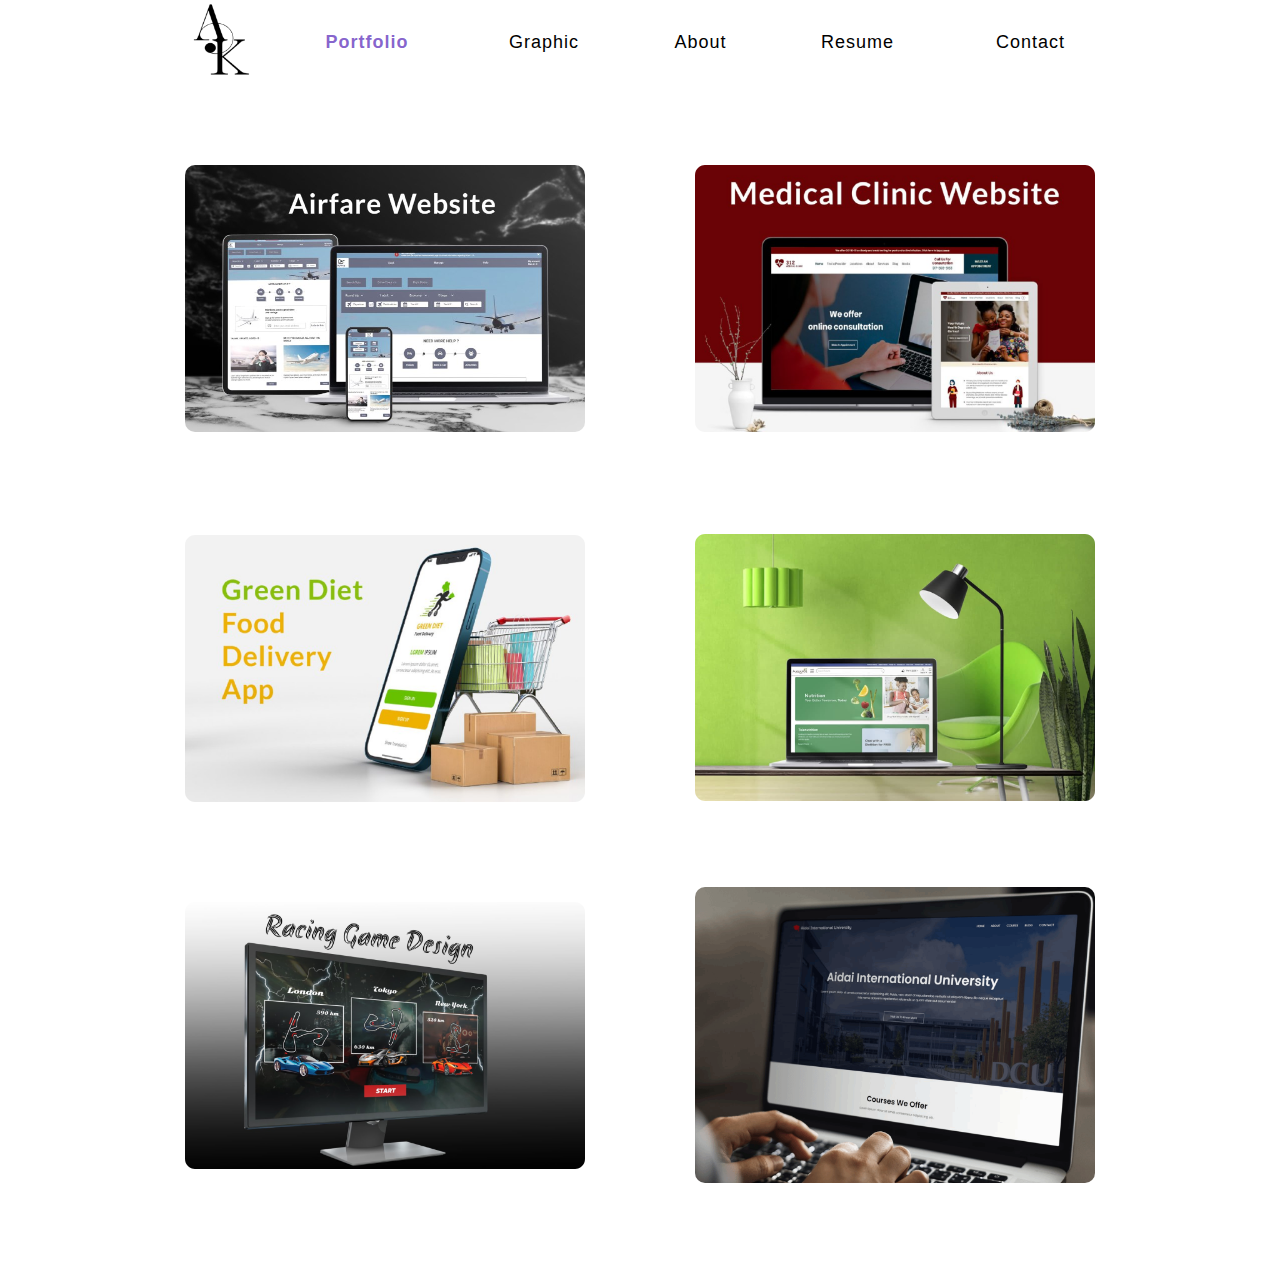
<file: index.html>
﻿<!DOCTYPE html>
<html>
  <head>
    <title>Portfolio</title>
    <meta http-equiv="X-UA-Compatible" content="IE=edge"/>
    <meta http-equiv="content-type" content="text/html; charset=utf-8"/>
    <link href="resources/css/axure_rp_page.css" type="text/css" rel="stylesheet"/>
    <link href="data/styles.css" type="text/css" rel="stylesheet"/>
    <link href="files/portfolio/styles.css" type="text/css" rel="stylesheet"/>
    <link href="" type="text/css" rel="stylesheet"/>
    <script src="resources/scripts/jquery-3.2.1.min.js"></script>
    <script src="resources/scripts/axure/axQuery.js"></script>
    <script src="resources/scripts/axure/globals.js"></script>
    <script src="resources/scripts/axutils.js"></script>
    <script src="resources/scripts/axure/annotation.js"></script>
    <script src="resources/scripts/axure/axQuery.std.js"></script>
    <script src="resources/scripts/axure/doc.js"></script>
    <script src="resources/scripts/messagecenter.js"></script>
    <script src="resources/scripts/axure/events.js"></script>
    <script src="resources/scripts/axure/recording.js"></script>
    <script src="resources/scripts/axure/action.js"></script>
    <script src="resources/scripts/axure/expr.js"></script>
    <script src="resources/scripts/axure/geometry.js"></script>
    <script src="resources/scripts/axure/flyout.js"></script>
    <script src="resources/scripts/axure/model.js"></script>
    <script src="resources/scripts/axure/repeater.js"></script>
    <script src="resources/scripts/axure/sto.js"></script>
    <script src="resources/scripts/axure/utils.temp.js"></script>
    <script src="resources/scripts/axure/variables.js"></script>
    <script src="resources/scripts/axure/drag.js"></script>
    <script src="resources/scripts/axure/move.js"></script>
    <script src="resources/scripts/axure/visibility.js"></script>
    <script src="resources/scripts/axure/style.js"></script>
    <script src="resources/scripts/axure/adaptive.js"></script>
    <script src="resources/scripts/axure/tree.js"></script>
    <script src="resources/scripts/axure/init.temp.js"></script>
    <script src="resources/scripts/axure/legacy.js"></script>
    <script src="resources/scripts/axure/viewer.js"></script>
    <script src="resources/scripts/axure/math.js"></script>
    <script src="resources/scripts/axure/jquery.nicescroll.min.js"></script>
    <script src="data/document.js"></script>
    <script src="files/portfolio/data.js"></script>
    <script type="text/javascript">
      $axure.utils.getTransparentGifPath = function() { return 'resources/images/transparent.gif'; };
      $axure.utils.getOtherPath = function() { return 'resources/Other.html'; };
      $axure.utils.getReloadPath = function() { return 'resources/reload.html'; };
    </script>
  </head>
  <body>
    <div id="base" class="">

      <!-- Portfolio (Group) -->
      <div id="u0" class="ax_default" data-label="Portfolio" data-left="0" data-top="0" data-width="1920" data-height="2050">

        <!-- Portfolio BG (Rectangle) -->
        <div id="u1" class="ax_default shape" data-label="Portfolio BG">
          <div id="u1_div" class=""></div>
          <div id="u1_text" class="text " style="display:none; visibility: hidden">
            <p></p>
          </div>
        </div>

        <!-- Rectangle 17 (Rectangle) -->
        <div id="u2" class="ax_default shape" data-label="Rectangle 17">
          <div id="u2_div" class=""></div>
          <div id="u2_text" class="text " style="display:none; visibility: hidden">
            <p></p>
          </div>
        </div>

        <!-- Group 104 (Group) -->
        <div id="u3" class="ax_default" data-label="Group 104" data-left="255" data-top="3" data-width="1410" data-height="130">

          <!-- AK-2 png 1 (Image) -->
          <div id="u4" class="ax_default image" data-label="AK-2 png 1">
            <img id="u4_img" class="img " src="images/portfolio/ak-2_png_1_u4.png"/>
            <div id="u4_text" class="text " style="display:none; visibility: hidden">
              <p></p>
            </div>
          </div>

          <!-- Unnamed (Rectangle) -->
          <div id="u5" class="ax_default shape">
            <div id="u5_div" class=""></div>
            <div id="u5_text" class="text ">
              <p><span style="letter-spacing:1px;">Portfoli</span><span>o</span></p>
            </div>
          </div>

          <!-- Unnamed (Rectangle) -->
          <div id="u6" class="ax_default shape">
            <div id="u6_div" class=""></div>
            <div id="u6_text" class="text ">
              <p><span style="letter-spacing:1px;">Resum</span><span>e</span></p>
            </div>
          </div>

          <!-- Unnamed (Rectangle) -->
          <div id="u7" class="ax_default shape">
            <div id="u7_div" class=""></div>
            <div id="u7_text" class="text ">
              <p><span style="letter-spacing:1px;">Abou</span><span>t</span></p>
            </div>
          </div>

          <!-- Unnamed (Rectangle) -->
          <div id="u8" class="ax_default shape">
            <div id="u8_div" class=""></div>
            <div id="u8_text" class="text ">
              <p><span style="letter-spacing:1px;">Graphi</span><span>c</span></p>
            </div>
          </div>

          <!-- Unnamed (Rectangle) -->
          <div id="u9" class="ax_default shape">
            <div id="u9_div" class=""></div>
            <div id="u9_text" class="text ">
              <p><span style="letter-spacing:1px;">Contac</span><span>t</span></p>
            </div>
          </div>
        </div>

        <!-- Group 155 (Group) -->
        <div id="u10" class="ax_default" data-label="Group 155" data-left="256" data-top="228" data-width="1409" data-height="1528">

          <!-- View More Marianos (Rectangle) -->
          <div id="u11" class="ax_default box_1 ax_default_hidden" data-label="View More Marianos" style="display:none; visibility: hidden">
            <div id="u11_div" class=""></div>
            <div id="u11_text" class="text ">
              <p style="font-size:24px;"><span style="color:#FFFFFF;">Mariano's Research Experience</span></p><p style="font-size:18px;"><span style="text-decoration:underline ;color:#FFFF80;">View More</span></p>
            </div>
          </div>

          <!-- View More Airfare (Rectangle) -->
          <div id="u12" class="ax_default box_1 ax_default_hidden" data-label="View More Airfare" style="display:none; visibility: hidden">
            <div id="u12_div" class=""></div>
            <div id="u12_text" class="text ">
              <p style="font-size:24px;"><span style="color:#FFFFFF;">Airfare Website</span></p><p style="font-size:18px;"><span style="text-decoration:underline ;color:#FFFF80;">View More</span></p>
            </div>
          </div>

          <!-- View More Medical (Rectangle) -->
          <div id="u13" class="ax_default box_1 ax_default_hidden" data-label="View More Medical" style="display:none; visibility: hidden">
            <div id="u13_div" class=""></div>
            <div id="u13_text" class="text ">
              <p style="font-size:24px;"><span style="color:#FFFFFF;">Medical Website</span></p><p style="font-size:18px;"><span style="text-decoration:underline ;color:#FFFF80;">View More</span></p>
            </div>
          </div>

          <!-- View More Delivery (Rectangle) -->
          <div id="u14" class="ax_default box_1 ax_default_hidden" data-label="View More Delivery" style="display:none; visibility: hidden">
            <div id="u14_div" class=""></div>
            <div id="u14_text" class="text ">
              <p style="font-size:18px;"><span style="font-size:24px;color:#FFFFFF;">Food Delivery App<br></span><span style="text-decoration:underline ;color:#FFFF80;">View More</span></p>
            </div>
          </div>

          <!-- View More University (Rectangle) -->
          <div id="u15" class="ax_default box_1 ax_default_hidden" data-label="View More University" style="display:none; visibility: hidden">
            <div id="u15_div" class=""></div>
            <div id="u15_text" class="text ">
              <p style="font-size:24px;"><span style="color:#FFFFFF;">HTML/CSS Project</span></p><p style="font-size:18px;"><span style="text-decoration:underline ;color:#FFFF80;">View More</span></p>
            </div>
          </div>

          <!-- View More Game (Rectangle) -->
          <div id="u16" class="ax_default box_1 ax_default_hidden" data-label="View More Game" style="display:none; visibility: hidden">
            <div id="u16_div" class=""></div>
            <div id="u16_text" class="text ">
              <p style="font-size:24px;"><span style="color:#FFFFFF;">Game Design</span></p><p style="font-size:18px;"><span style="text-decoration:underline ;color:#FFFF80;">View More</span></p>
            </div>
          </div>

          <!-- image 71 (Rectangle) -->
          <div id="u17" class="ax_default shape" data-label="image 71">
            <div id="u17_div" class=""></div>
            <div id="u17_text" class="text " style="display:none; visibility: hidden">
              <p></p>
            </div>
          </div>

          <!-- image 72 (Image) -->
          <div id="u18" class="ax_default image" data-label="image 72">
            <img id="u18_img" class="img " src="images/portfolio/image_72_u18.svg"/>
            <div id="u18_text" class="text " style="display:none; visibility: hidden">
              <p></p>
            </div>
          </div>

          <!-- image 73 (Image) -->
          <div id="u19" class="ax_default image" data-label="image 73">
            <img id="u19_img" class="img " src="images/portfolio/image_73_u19.svg"/>
            <div id="u19_text" class="text " style="display:none; visibility: hidden">
              <p></p>
            </div>
          </div>

          <!-- image 75 (Rectangle) -->
          <div id="u20" class="ax_default shape" data-label="image 75">
            <div id="u20_div" class=""></div>
            <div id="u20_text" class="text " style="display:none; visibility: hidden">
              <p></p>
            </div>
          </div>

          <!-- image 81 (Image) -->
          <div id="u21" class="ax_default image" data-label="image 81">
            <img id="u21_img" class="img " src="images/portfolio/image_81_u21.svg"/>
            <div id="u21_text" class="text " style="display:none; visibility: hidden">
              <p></p>
            </div>
          </div>

          <!-- image 72 (Image) -->
          <div id="u22" class="ax_default image" data-label="image 72">
            <img id="u22_img" class="img " src="images/portfolio/image_72_u22.svg"/>
            <div id="u22_text" class="text " style="display:none; visibility: hidden">
              <p></p>
            </div>
          </div>
        </div>
      </div>
    </div>
    <script src="resources/scripts/axure/ios.js"></script>
  </body>
</html>
</file>
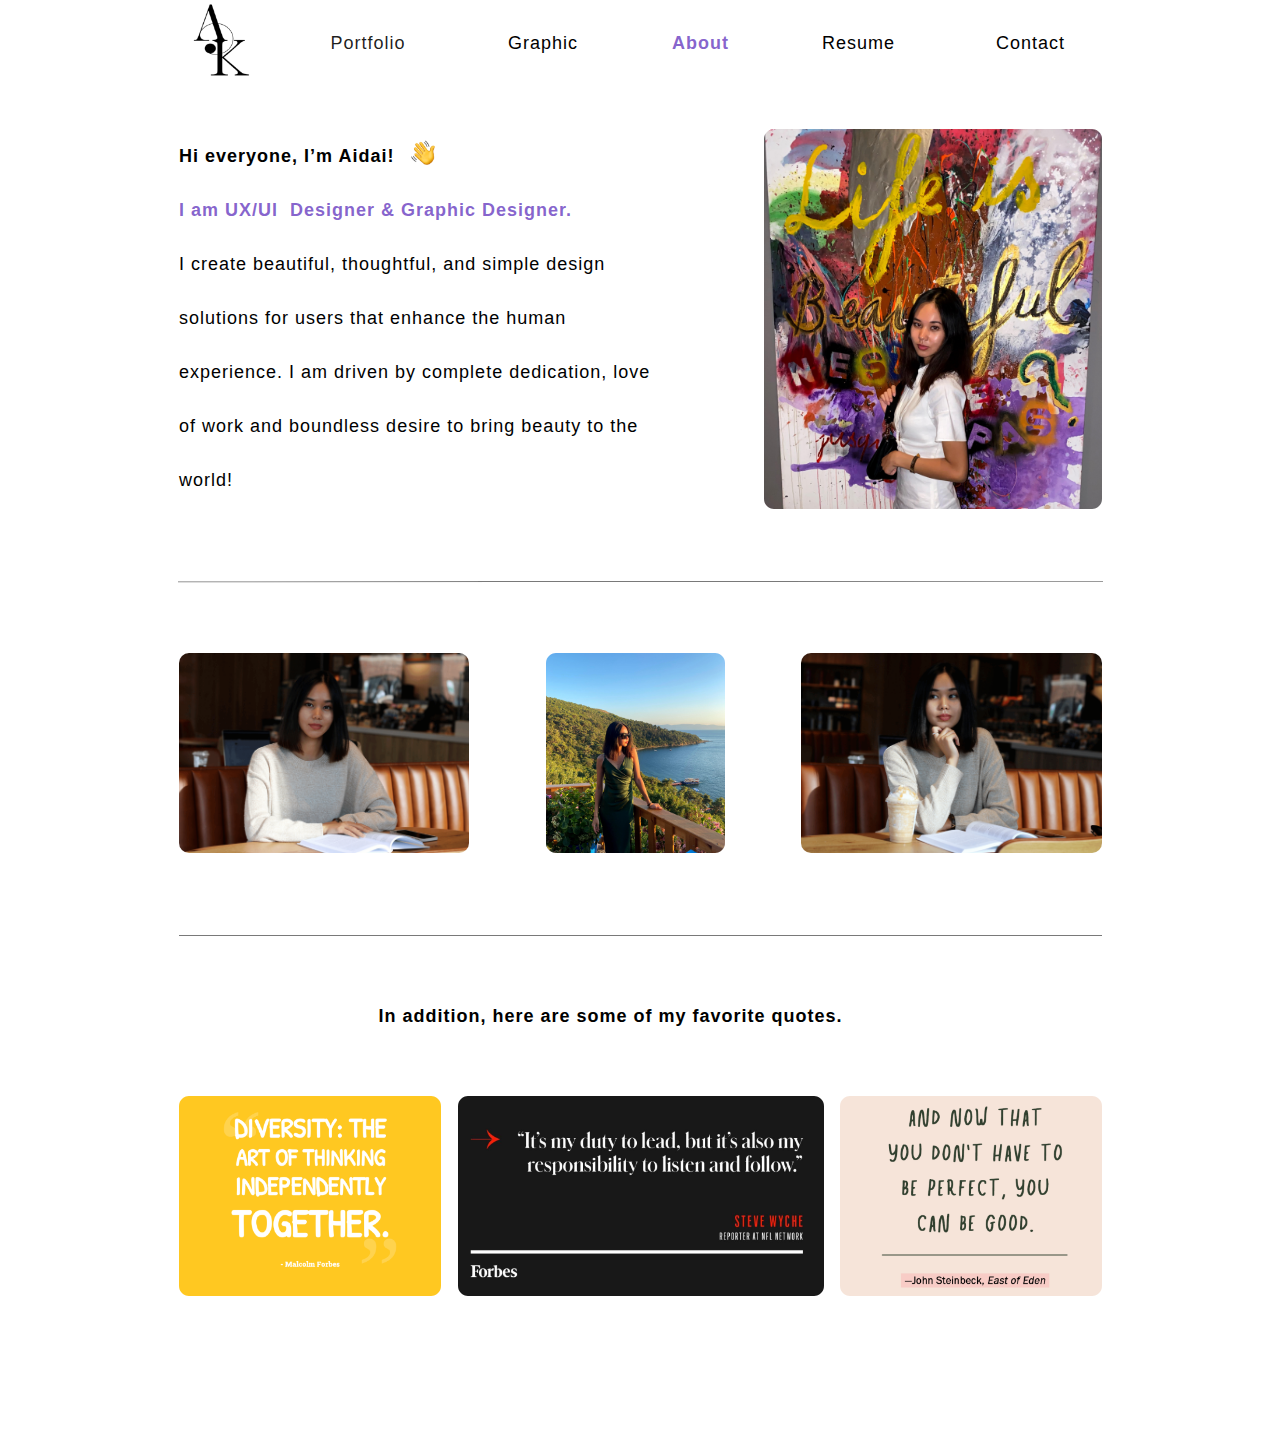
<file: about_me.html>
﻿<!DOCTYPE html>
<html>
  <head>
    <title>About Me</title>
    <meta http-equiv="X-UA-Compatible" content="IE=edge"/>
    <meta http-equiv="content-type" content="text/html; charset=utf-8"/>
    <link href="resources/css/axure_rp_page.css" type="text/css" rel="stylesheet"/>
    <link href="data/styles.css" type="text/css" rel="stylesheet"/>
    <link href="files/about_me/styles.css" type="text/css" rel="stylesheet"/>
    <link href="" type="text/css" rel="stylesheet"/>
    <script src="resources/scripts/jquery-3.2.1.min.js"></script>
    <script src="resources/scripts/axure/axQuery.js"></script>
    <script src="resources/scripts/axure/globals.js"></script>
    <script src="resources/scripts/axutils.js"></script>
    <script src="resources/scripts/axure/annotation.js"></script>
    <script src="resources/scripts/axure/axQuery.std.js"></script>
    <script src="resources/scripts/axure/doc.js"></script>
    <script src="resources/scripts/messagecenter.js"></script>
    <script src="resources/scripts/axure/events.js"></script>
    <script src="resources/scripts/axure/recording.js"></script>
    <script src="resources/scripts/axure/action.js"></script>
    <script src="resources/scripts/axure/expr.js"></script>
    <script src="resources/scripts/axure/geometry.js"></script>
    <script src="resources/scripts/axure/flyout.js"></script>
    <script src="resources/scripts/axure/model.js"></script>
    <script src="resources/scripts/axure/repeater.js"></script>
    <script src="resources/scripts/axure/sto.js"></script>
    <script src="resources/scripts/axure/utils.temp.js"></script>
    <script src="resources/scripts/axure/variables.js"></script>
    <script src="resources/scripts/axure/drag.js"></script>
    <script src="resources/scripts/axure/move.js"></script>
    <script src="resources/scripts/axure/visibility.js"></script>
    <script src="resources/scripts/axure/style.js"></script>
    <script src="resources/scripts/axure/adaptive.js"></script>
    <script src="resources/scripts/axure/tree.js"></script>
    <script src="resources/scripts/axure/init.temp.js"></script>
    <script src="resources/scripts/axure/legacy.js"></script>
    <script src="resources/scripts/axure/viewer.js"></script>
    <script src="resources/scripts/axure/math.js"></script>
    <script src="resources/scripts/axure/jquery.nicescroll.min.js"></script>
    <script src="data/document.js"></script>
    <script src="files/about_me/data.js"></script>
    <script type="text/javascript">
      $axure.utils.getTransparentGifPath = function() { return 'resources/images/transparent.gif'; };
      $axure.utils.getOtherPath = function() { return 'resources/Other.html'; };
      $axure.utils.getReloadPath = function() { return 'resources/reload.html'; };
    </script>
  </head>
  <body>
    <div id="base" class="">

      <!-- About BG (Rectangle) -->
      <div id="u728" class="ax_default shape" data-label="About BG">
        <div id="u728_div" class=""></div>
        <div id="u728_text" class="text " style="display:none; visibility: hidden">
          <p></p>
        </div>
      </div>

      <!-- Rectangle 17 (Rectangle) -->
      <div id="u729" class="ax_default shape" data-label="Rectangle 17">
        <div id="u729_div" class=""></div>
        <div id="u729_text" class="text " style="display:none; visibility: hidden">
          <p></p>
        </div>
      </div>

      <!-- Unnamed (Rectangle) -->
      <div id="u730" class="ax_default shape">
        <div id="u730_div" class=""></div>
        <div id="u730_text" class="text ">
          <p><span style="font-family:&quot;Poppins SemiBold&quot;, &quot;Poppins Regular&quot;, &quot;Poppins&quot;, sans-serif;font-weight:600;letter-spacing:1px;color:#000000;">Hi everyone, I’m Aidai!</span></p><p><span style="font-family:&quot;Poppins SemiBold&quot;, &quot;Poppins Regular&quot;, &quot;Poppins&quot;, sans-serif;font-weight:600;letter-spacing:1px;color:rgba(118, 80, 198, 0.8784313725490196);">I am UX/UI&nbsp; Designer &amp; Graphic Designer.</span></p><p><span style="font-family:&quot;Poppins Medium&quot;, &quot;Poppins Regular&quot;, &quot;Poppins&quot;, sans-serif;font-weight:500;letter-spacing:1px;color:#000000;">I create beautiful, thoughtful, and simple design solutions for users that enhance the human experience. I am driven by complete dedication, love of work and boundless desire to bring beauty to the world!</span><span style="font-family:&quot;Poppins Medium&quot;, &quot;Poppins Regular&quot;, &quot;Poppins&quot;, sans-serif;font-weight:500;color:#000000;"><br></span></p>
        </div>
      </div>

      <!-- hello (Rectangle) -->
      <div id="u731" class="ax_default shape" data-label="hello">
        <div id="u731_div" class=""></div>
        <div id="u731_text" class="text " style="display:none; visibility: hidden">
          <p></p>
        </div>
      </div>

      <!-- image 53 (Image) -->
      <div id="u732" class="ax_default image" data-label="image 53">
        <img id="u732_img" class="img " src="images/about_me/image_53_u732.svg"/>
        <div id="u732_text" class="text " style="display:none; visibility: hidden">
          <p></p>
        </div>
      </div>

      <!-- Line 29 (Shape) -->
      <div id="u733" class="ax_default shape" data-label="Line 29">
        <img id="u733_img" class="img " src="images/about_me/line_29_u733.svg"/>
        <div id="u733_text" class="text " style="display:none; visibility: hidden">
          <p></p>
        </div>
      </div>

      <!-- Line 30 (Line) -->
      <div id="u734" class="ax_default shape" data-label="Line 30">
        <img id="u734_img" class="img " src="images/about_me/line_30_u734.svg"/>
        <div id="u734_text" class="text " style="display:none; visibility: hidden">
          <p></p>
        </div>
      </div>

      <!-- image 46 (Rectangle) -->
      <div id="u735" class="ax_default shape" data-label="image 46">
        <div id="u735_div" class=""></div>
        <div id="u735_text" class="text " style="display:none; visibility: hidden">
          <p></p>
        </div>
      </div>

      <!-- image 55 (Rectangle) -->
      <div id="u736" class="ax_default shape" data-label="image 55">
        <div id="u736_div" class=""></div>
        <div id="u736_text" class="text " style="display:none; visibility: hidden">
          <p></p>
        </div>
      </div>

      <!-- image 54 (Image) -->
      <div id="u737" class="ax_default image" data-label="image 54">
        <img id="u737_img" class="img " src="images/about_me/image_54_u737.svg"/>
        <div id="u737_text" class="text " style="display:none; visibility: hidden">
          <p></p>
        </div>
      </div>

      <!-- Unnamed (Rectangle) -->
      <div id="u738" class="ax_default shape">
        <div id="u738_div" class=""></div>
        <div id="u738_text" class="text ">
          <p><span style="letter-spacing:1px;">In addition, here are some of my favorite quotes</span><span>.</span></p>
        </div>
      </div>

      <!-- image 57 (Image) -->
      <div id="u739" class="ax_default image" data-label="image 57">
        <img id="u739_img" class="img " src="images/about_me/image_57_u739.svg"/>
        <div id="u739_text" class="text " style="display:none; visibility: hidden">
          <p></p>
        </div>
      </div>

      <!-- image 58 (Image) -->
      <div id="u740" class="ax_default image" data-label="image 58">
        <img id="u740_img" class="img " src="images/about_me/image_58_u740.svg"/>
        <div id="u740_text" class="text " style="display:none; visibility: hidden">
          <p></p>
        </div>
      </div>

      <!-- image 61 (Image) -->
      <div id="u741" class="ax_default image" data-label="image 61">
        <img id="u741_img" class="img " src="images/about_me/image_61_u741.svg"/>
        <div id="u741_text" class="text " style="display:none; visibility: hidden">
          <p></p>
        </div>
      </div>

      <!-- Unnamed (Group) -->
      <div id="u742" class="ax_default" data-left="255" data-top="0" data-width="1410" data-height="130">

        <!-- AK-2 png 1 (Image) -->
        <div id="u743" class="ax_default image" data-label="AK-2 png 1">
          <img id="u743_img" class="img " src="images/portfolio/ak-2_png_1_u4.png"/>
          <div id="u743_text" class="text " style="display:none; visibility: hidden">
            <p></p>
          </div>
        </div>

        <!-- Unnamed (Rectangle) -->
        <div id="u744" class="ax_default shape">
          <div id="u744_div" class=""></div>
          <div id="u744_text" class="text ">
            <p><span style="letter-spacing:1px;">Portfoli</span><span>o</span></p>
          </div>
        </div>

        <!-- Unnamed (Rectangle) -->
        <div id="u745" class="ax_default shape">
          <div id="u745_div" class=""></div>
          <div id="u745_text" class="text ">
            <p><span style="letter-spacing:1px;">Resum</span><span>e</span></p>
          </div>
        </div>

        <!-- Unnamed (Rectangle) -->
        <div id="u746" class="ax_default shape">
          <div id="u746_div" class=""></div>
          <div id="u746_text" class="text ">
            <p><span style="letter-spacing:1px;">Abou</span><span>t</span></p>
          </div>
        </div>

        <!-- Unnamed (Rectangle) -->
        <div id="u747" class="ax_default shape">
          <div id="u747_div" class=""></div>
          <div id="u747_text" class="text ">
            <p><span style="letter-spacing:1px;">Graphi</span><span>c</span></p>
          </div>
        </div>

        <!-- Unnamed (Rectangle) -->
        <div id="u748" class="ax_default shape">
          <div id="u748_div" class=""></div>
          <div id="u748_text" class="text ">
            <p><span style="letter-spacing:1px;">Contac</span><span>t</span></p>
          </div>
        </div>
      </div>

      <!-- Unnamed (Line) -->
      <div id="u749" class="ax_default line1 ax_default_unplaced" style="display:none; visibility: hidden">
        <img id="u749_img" class="img " src="resources/images/transparent.gif"/>
        <div id="u749_text" class="text " style="display:none; visibility: hidden">
          <p></p>
        </div>
      </div>

      <!-- Unnamed (Line) -->
      <div id="u750" class="ax_default line1 ax_default_unplaced" style="display:none; visibility: hidden">
        <img id="u750_img" class="img " src="resources/images/transparent.gif"/>
        <div id="u750_text" class="text " style="display:none; visibility: hidden">
          <p></p>
        </div>
      </div>

      <!-- Unnamed (Line) -->
      <div id="u751" class="ax_default line1 ax_default_unplaced" style="display:none; visibility: hidden">
        <img id="u751_img" class="img " src="resources/images/transparent.gif"/>
        <div id="u751_text" class="text " style="display:none; visibility: hidden">
          <p></p>
        </div>
      </div>

      <!-- Unnamed (Line) -->
      <div id="u752" class="ax_default line1 ax_default_unplaced" style="display:none; visibility: hidden">
        <img id="u752_img" class="img " src="resources/images/transparent.gif"/>
        <div id="u752_text" class="text " style="display:none; visibility: hidden">
          <p></p>
        </div>
      </div>

      <!-- Group 104 (Group) -->
      <div id="u753" class="ax_default ax_default_unplaced" data-label="Group 104" style="display:none; visibility: hidden" data-left="0" data-top="0" data-width="0" data-height="0">
      </div>
    </div>
    <script src="resources/scripts/axure/ios.js"></script>
  </body>
</html>
</file>
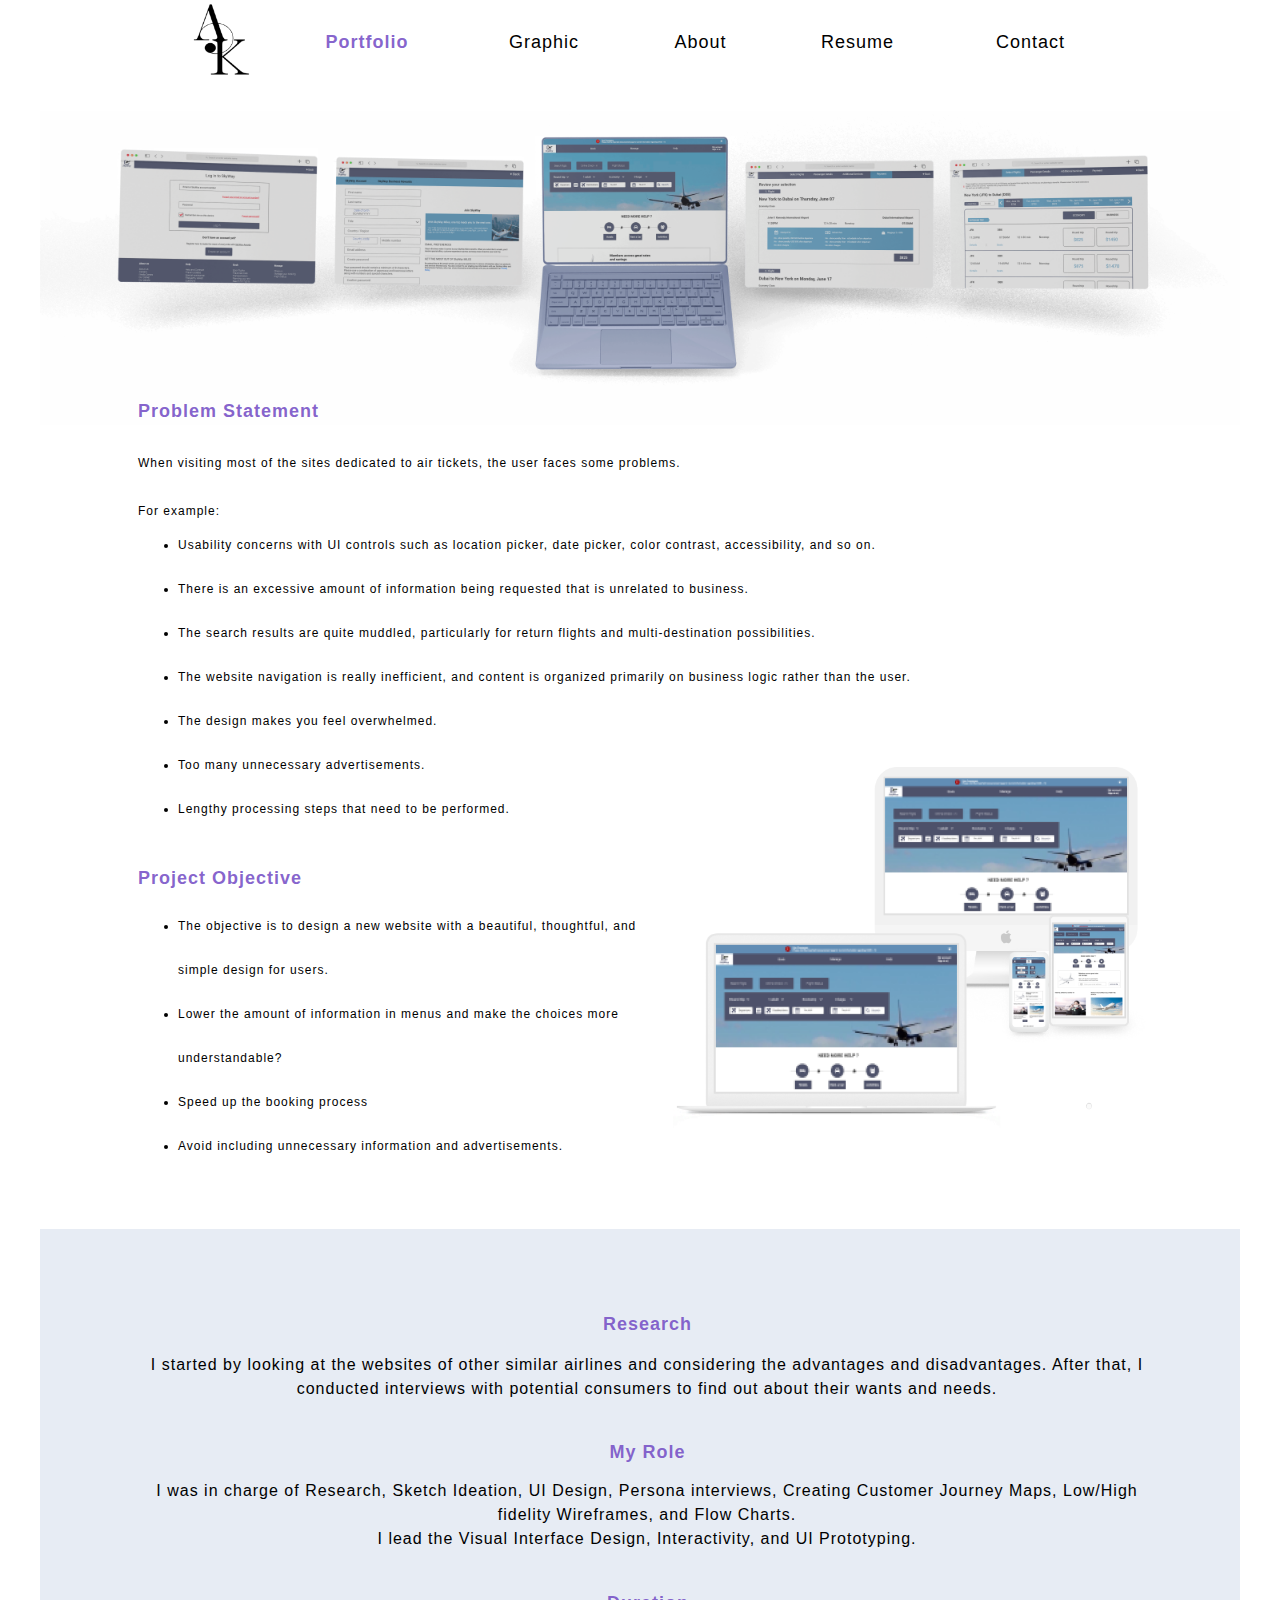
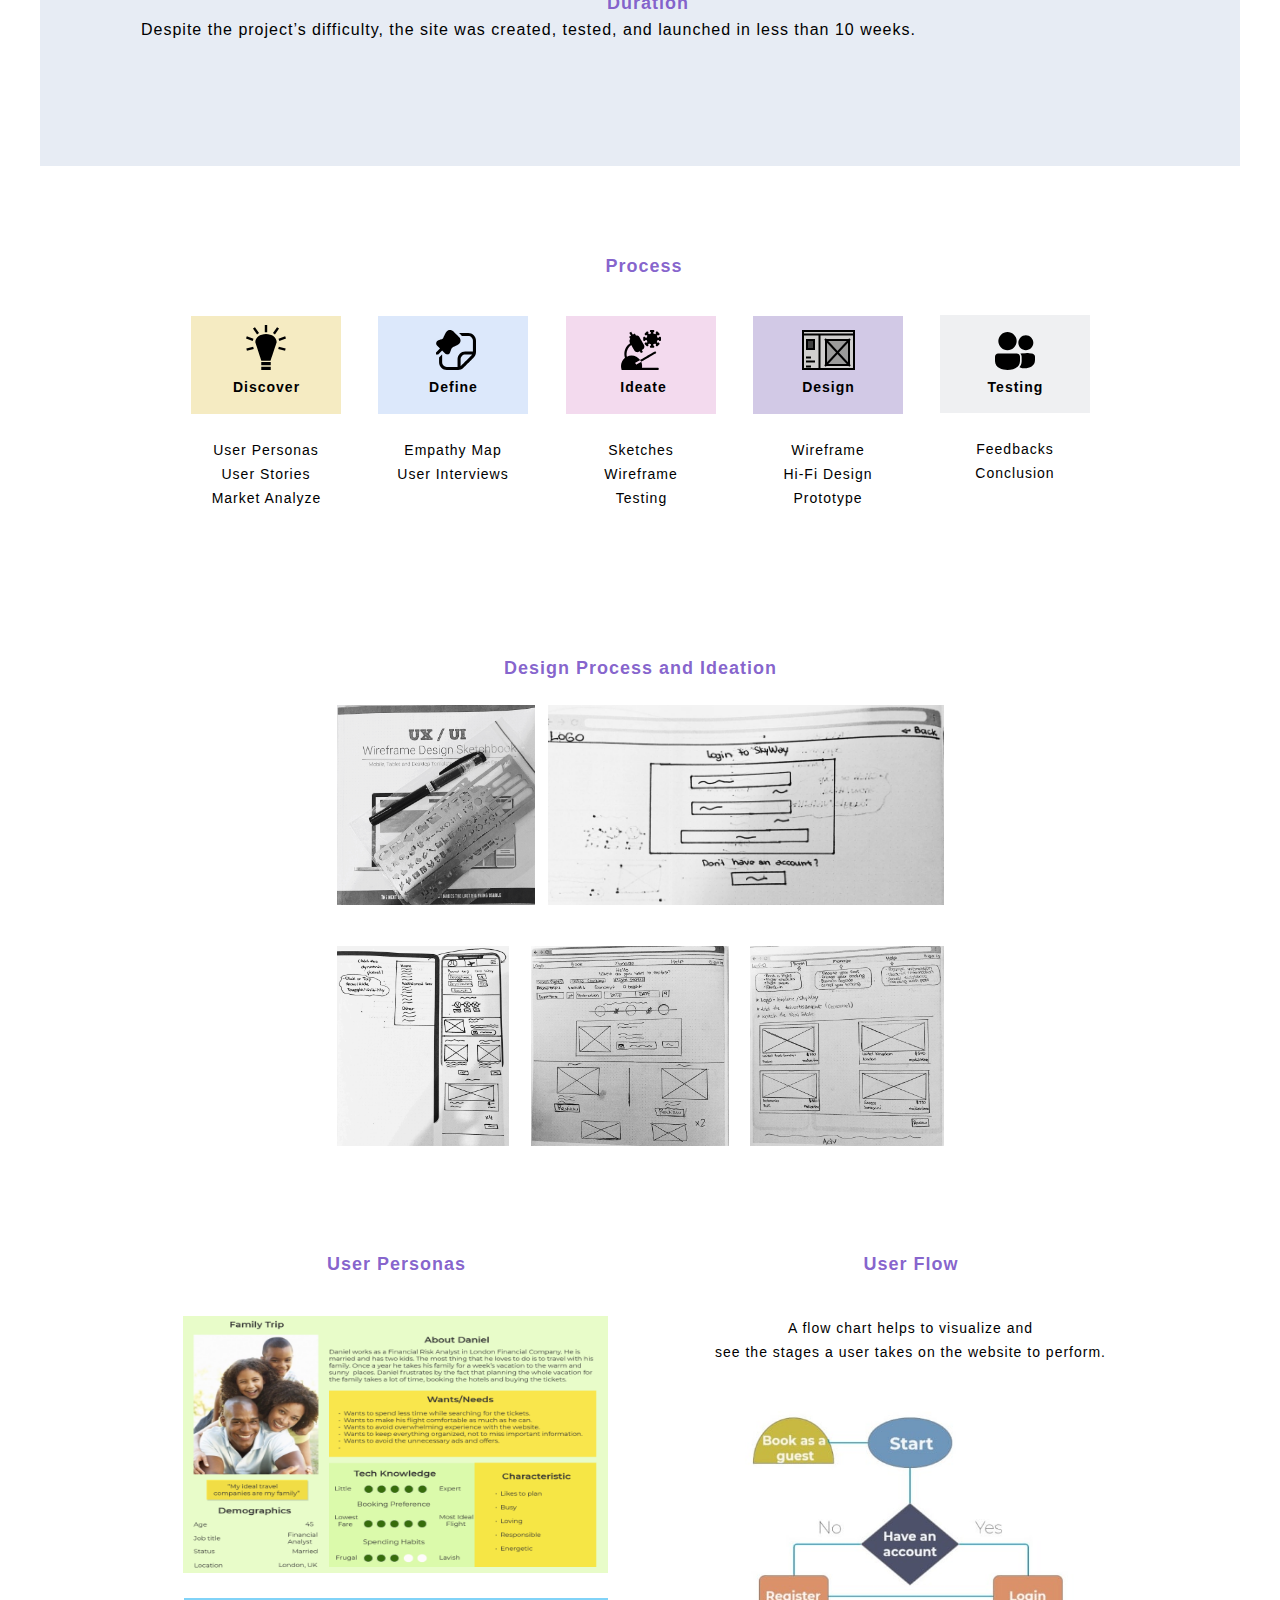
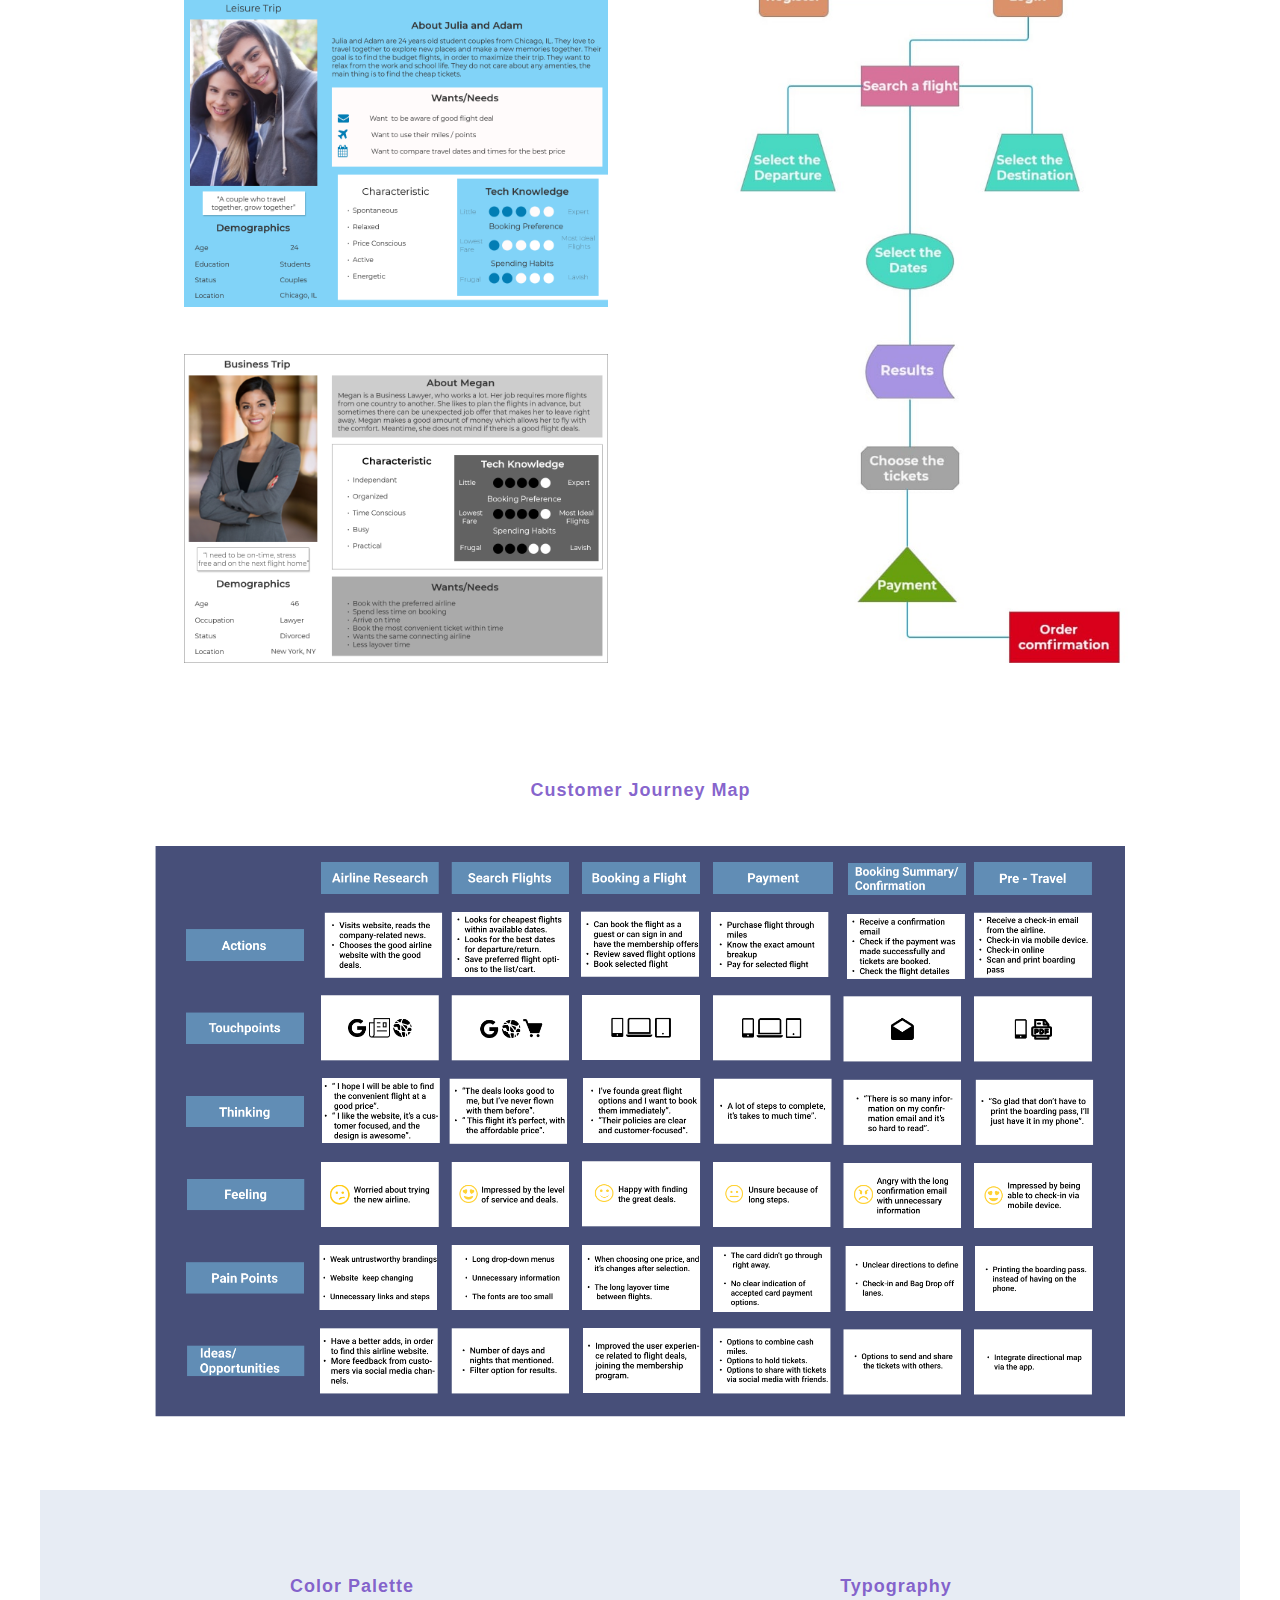
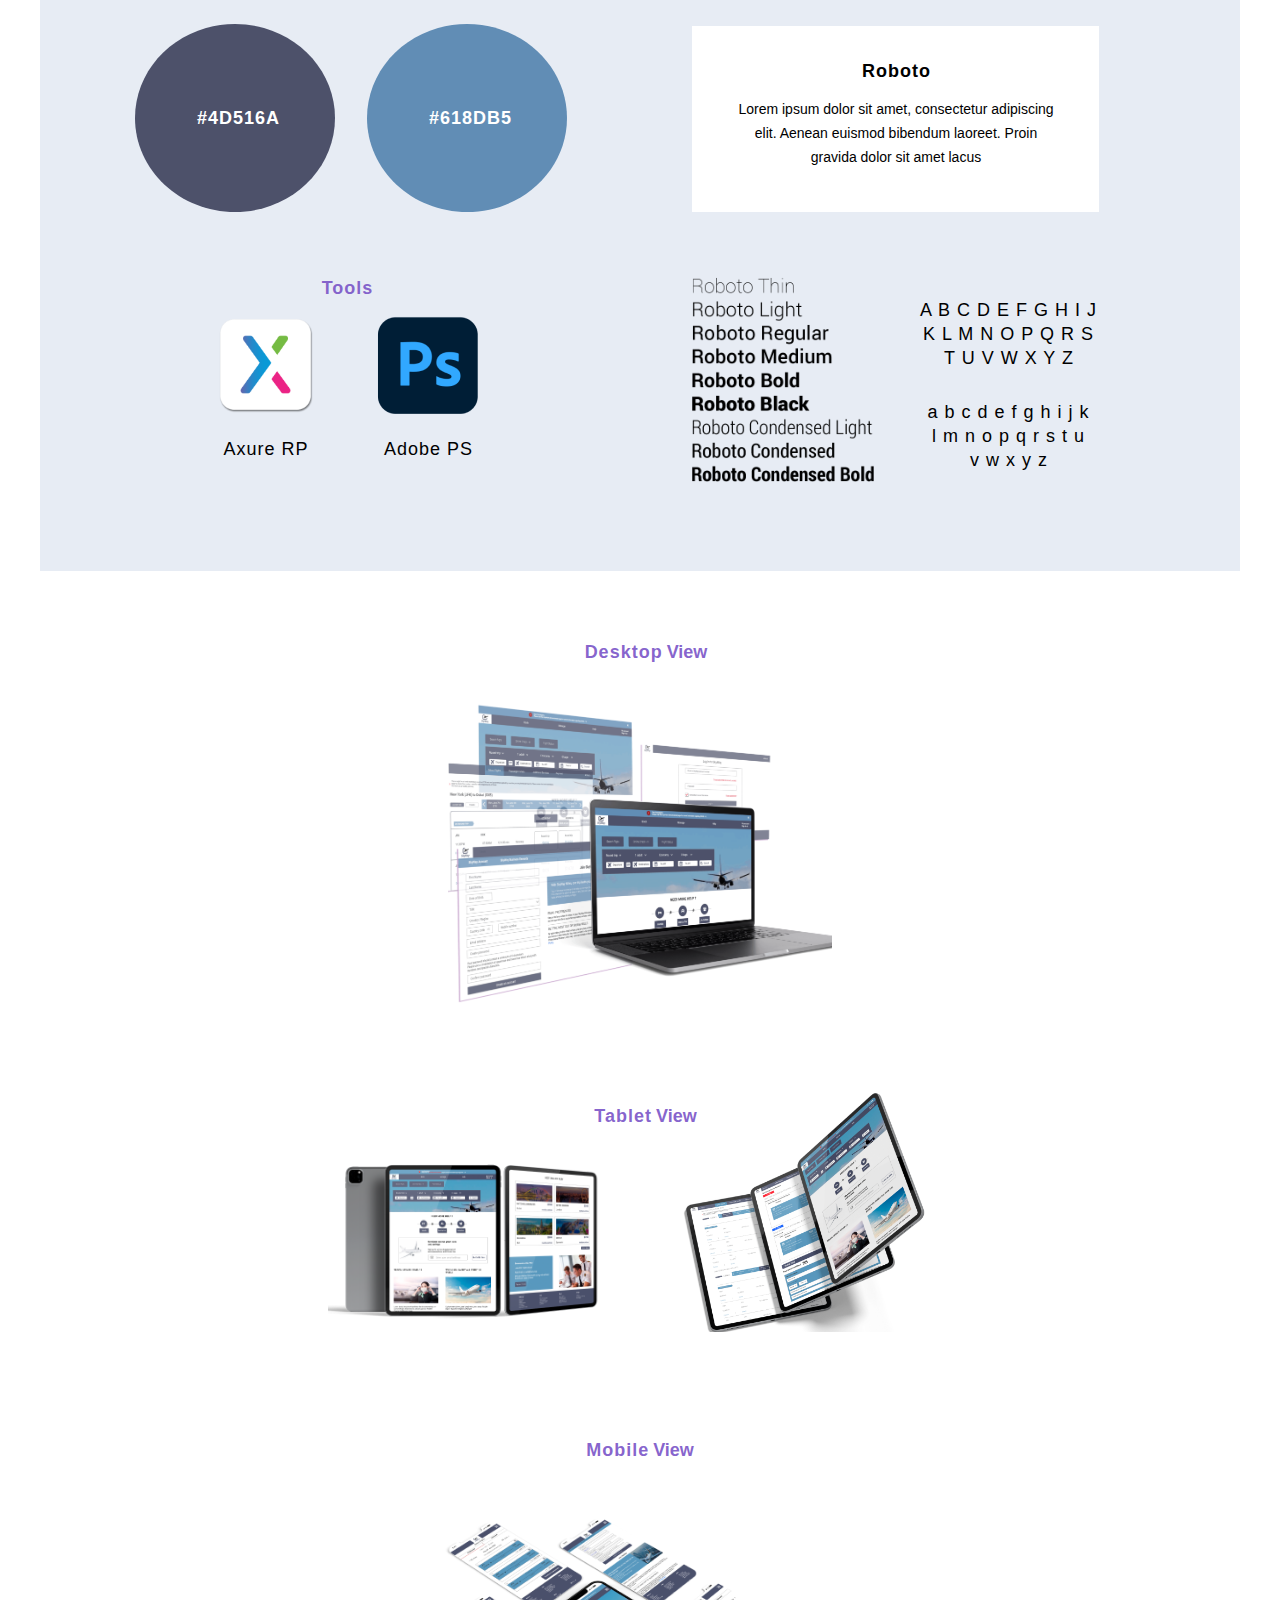
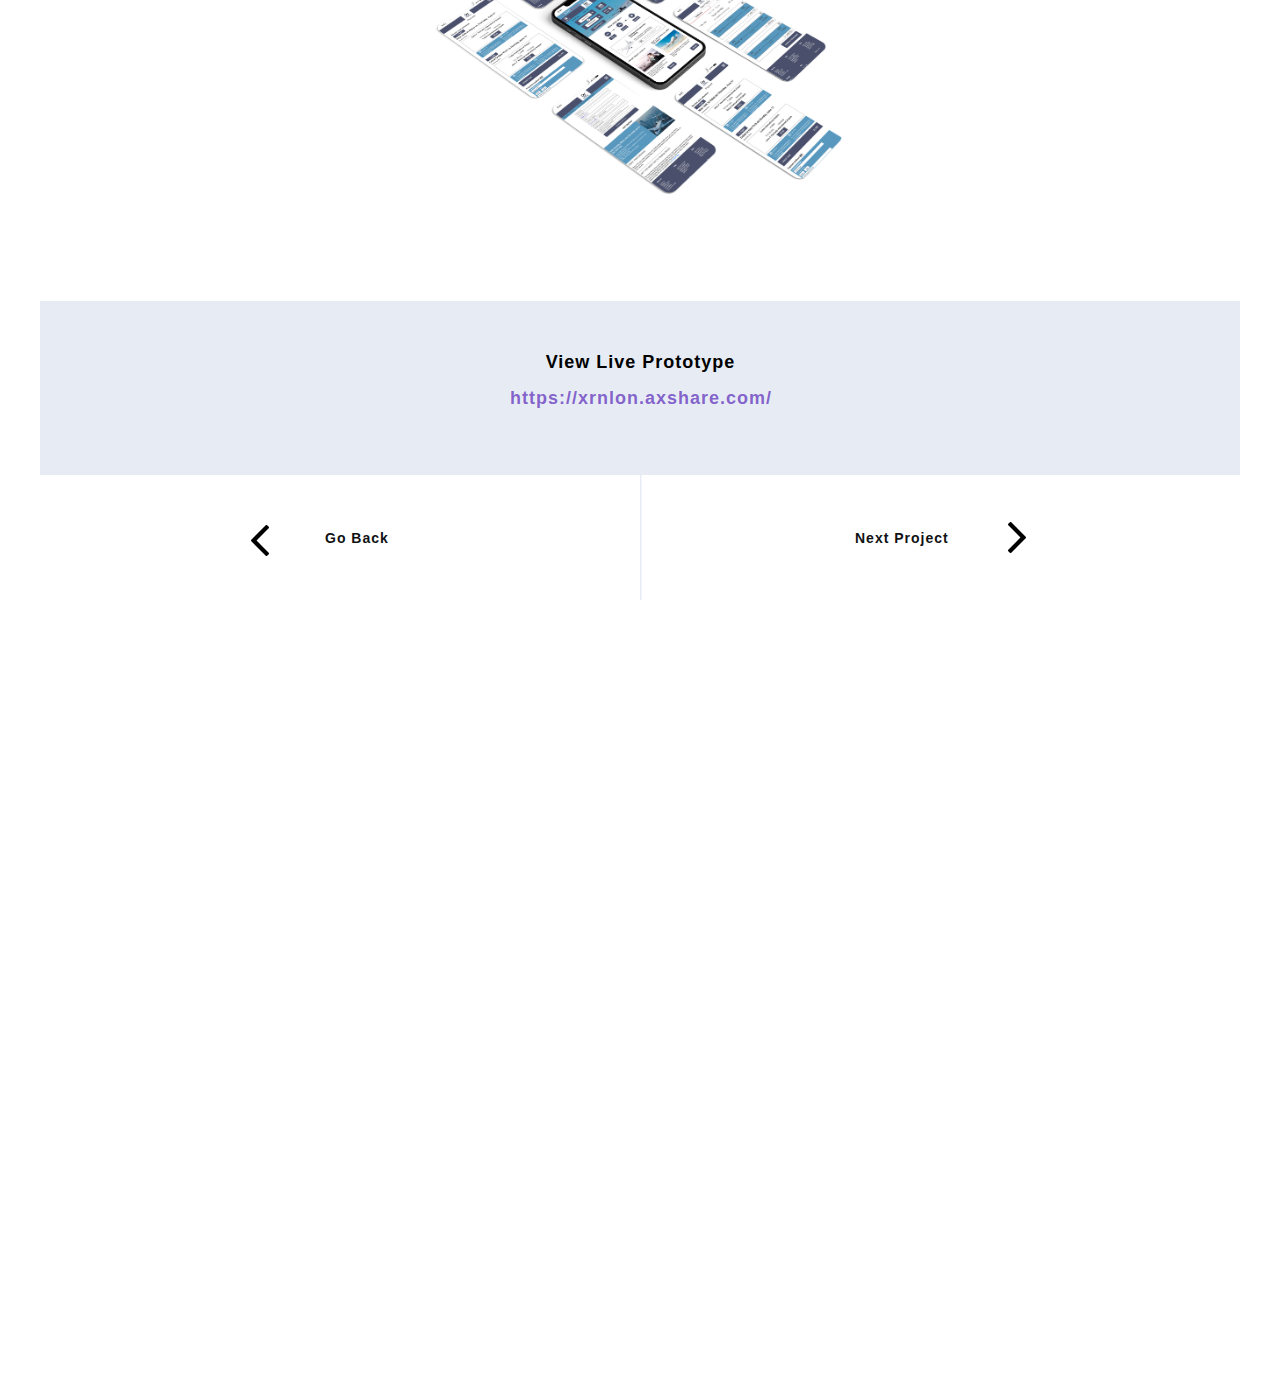
<file: airfare.html>
﻿<!DOCTYPE html>
<html>
  <head>
    <title>Airfare</title>
    <meta http-equiv="X-UA-Compatible" content="IE=edge"/>
    <meta http-equiv="content-type" content="text/html; charset=utf-8"/>
    <link href="resources/css/axure_rp_page.css" type="text/css" rel="stylesheet"/>
    <link href="data/styles.css" type="text/css" rel="stylesheet"/>
    <link href="files/airfare/styles.css" type="text/css" rel="stylesheet"/>
    <link href="" type="text/css" rel="stylesheet"/>
    <script src="resources/scripts/jquery-3.2.1.min.js"></script>
    <script src="resources/scripts/axure/axQuery.js"></script>
    <script src="resources/scripts/axure/globals.js"></script>
    <script src="resources/scripts/axutils.js"></script>
    <script src="resources/scripts/axure/annotation.js"></script>
    <script src="resources/scripts/axure/axQuery.std.js"></script>
    <script src="resources/scripts/axure/doc.js"></script>
    <script src="resources/scripts/messagecenter.js"></script>
    <script src="resources/scripts/axure/events.js"></script>
    <script src="resources/scripts/axure/recording.js"></script>
    <script src="resources/scripts/axure/action.js"></script>
    <script src="resources/scripts/axure/expr.js"></script>
    <script src="resources/scripts/axure/geometry.js"></script>
    <script src="resources/scripts/axure/flyout.js"></script>
    <script src="resources/scripts/axure/model.js"></script>
    <script src="resources/scripts/axure/repeater.js"></script>
    <script src="resources/scripts/axure/sto.js"></script>
    <script src="resources/scripts/axure/utils.temp.js"></script>
    <script src="resources/scripts/axure/variables.js"></script>
    <script src="resources/scripts/axure/drag.js"></script>
    <script src="resources/scripts/axure/move.js"></script>
    <script src="resources/scripts/axure/visibility.js"></script>
    <script src="resources/scripts/axure/style.js"></script>
    <script src="resources/scripts/axure/adaptive.js"></script>
    <script src="resources/scripts/axure/tree.js"></script>
    <script src="resources/scripts/axure/init.temp.js"></script>
    <script src="resources/scripts/axure/legacy.js"></script>
    <script src="resources/scripts/axure/viewer.js"></script>
    <script src="resources/scripts/axure/math.js"></script>
    <script src="resources/scripts/axure/jquery.nicescroll.min.js"></script>
    <script src="data/document.js"></script>
    <script src="files/airfare/data.js"></script>
    <script type="text/javascript">
      $axure.utils.getTransparentGifPath = function() { return 'resources/images/transparent.gif'; };
      $axure.utils.getOtherPath = function() { return 'resources/Other.html'; };
      $axure.utils.getReloadPath = function() { return 'resources/reload.html'; };
    </script>
  </head>
  <body>
    <div id="base" class="">

      <!-- Airfare BG (Rectangle) -->
      <div id="u23" class="ax_default shape" data-label="Airfare BG">
        <div id="u23_div" class=""></div>
        <div id="u23_text" class="text " style="display:none; visibility: hidden">
          <p></p>
        </div>
      </div>

      <!-- Rectangle 70 (Rectangle) -->
      <div id="u24" class="ax_default shape" data-label="Rectangle 70">
        <div id="u24_div" class=""></div>
        <div id="u24_text" class="text " style="display:none; visibility: hidden">
          <p></p>
        </div>
      </div>

      <!-- Rectangle 17 (Rectangle) -->
      <div id="u25" class="ax_default shape" data-label="Rectangle 17">
        <div id="u25_div" class=""></div>
        <div id="u25_text" class="text " style="display:none; visibility: hidden">
          <p></p>
        </div>
      </div>

      <!-- Unnamed (Rectangle) -->
      <div id="u26" class="ax_default shape">
        <div id="u26_div" class=""></div>
        <div id="u26_text" class="text ">
          <p><span style="letter-spacing:1px;">Problem Statemen</span><span>t</span></p>
        </div>
      </div>

      <!-- Unnamed (Rectangle) -->
      <div id="u27" class="ax_default shape">
        <div id="u27_div" class=""></div>
        <div id="u27_text" class="text ">
          <p><span style="letter-spacing:1px;">Project Objectiv</span><span>e</span></p>
        </div>
      </div>

      <!-- Unnamed (Rectangle) -->
      <div id="u28" class="ax_default shape">
        <div id="u28_div" class=""></div>
        <div id="u28_text" class="text ">
          <p><span style="letter-spacing:1px;">When visiting most of the sites dedicated to air tickets, the user faces some problems.</span></p><p><span style="letter-spacing:1px;"><br></span></p><p><span style="letter-spacing:1px;">For example:</span></p><ul><li style=""><span style="letter-spacing:1px;">Usability concerns with UI controls such as location picker, date picker, color contrast, accessibility, and so on.</span></li><li style=""><span style="letter-spacing:1px;">There is an excessive amount of information being requested that is unrelated to business.</span></li><li style=""><span style="letter-spacing:1px;">The search results are quite muddled, particularly for return flights and multi-destination possibilities.</span></li><li style=""><span style="letter-spacing:1px;">The website navigation is really inefficient, and content is organized primarily on business logic rather than the user.</span></li><li style=""><span style="letter-spacing:1px;">The design makes you feel overwhelmed.</span></li><li style=""><span style="letter-spacing:1px;">Too many unnecessary advertisements.</span></li><li style=""><span style="letter-spacing:1px;">Lengthy processing steps that need to be performed</span><span>.</span></li></ul>
        </div>
      </div>

      <!-- Group 129 (Group) -->
      <div id="u29" class="ax_default" data-label="Group 129" data-left="1050" data-top="1138" data-width="740" data-height="568">

        <!-- Group 117 (Group) -->
        <div id="u30" class="ax_default" data-label="Group 117" data-left="1367" data-top="1138" data-width="412" data-height="341">

          <!-- Group 115 (Group) -->
          <div id="u31" class="ax_default" data-label="Group 115" data-left="1367" data-top="1138" data-width="412" data-height="341">

            <!-- 🖥 iMac  (Group) -->
            <div id="u32" class="ax_default" data-label="🖥 iMac " data-left="1367" data-top="1138" data-width="412" data-height="341">

              <!-- Keep it (Group) -->
              <div id="u33" class="ax_default" data-label="Keep it" data-left="1367" data-top="1138" data-width="412" data-height="341">

                <!-- Ellipse (Shape) -->
                <div id="u34" class="ax_default shape" data-label="Ellipse">
                  <img id="u34_img" class="img " src="images/airfare/ellipse_u34.svg"/>
                  <div id="u34_text" class="text " style="display:none; visibility: hidden">
                    <p></p>
                  </div>
                </div>

                <!-- Rectangle (Rectangle) -->
                <div id="u35" class="ax_default shape" data-label="Rectangle">
                  <div id="u35_div" class=""></div>
                  <div id="u35_text" class="text " style="display:none; visibility: hidden">
                    <p></p>
                  </div>
                </div>

                <!-- Rectangle (Shape) -->
                <div id="u36" class="ax_default shape" data-label="Rectangle">
                  <img id="u36_img" class="img " src="images/airfare/rectangle_u36.svg"/>
                  <div id="u36_text" class="text " style="display:none; visibility: hidden">
                    <p></p>
                  </div>
                </div>

                <!-- Rectangle 2.1 (Shape) -->
                <div id="u37" class="ax_default shape" data-label="Rectangle 2.1">
                  <img id="u37_img" class="img " src="images/airfare/rectangle_2_1_u37.svg"/>
                  <div id="u37_text" class="text " style="display:none; visibility: hidden">
                    <p></p>
                  </div>
                </div>

                <!-- Rectangle 2.2 (Shape) -->
                <div id="u38" class="ax_default shape" data-label="Rectangle 2.2">
                  <img id="u38_img" class="img " src="images/airfare/rectangle_2_2_u38.svg"/>
                  <div id="u38_text" class="text " style="display:none; visibility: hidden">
                    <p></p>
                  </div>
                </div>

                <!-- Rectangle 3 (Rectangle) -->
                <div id="u39" class="ax_default shape" data-label="Rectangle 3">
                  <div id="u39_div" class=""></div>
                  <div id="u39_text" class="text " style="display:none; visibility: hidden">
                    <p></p>
                  </div>
                </div>

                <!-- Vector (Shape) -->
                <div id="u40" class="ax_default shape" data-label="Vector">
                  <img id="u40_img" class="img " src="images/airfare/vector_u40.svg"/>
                  <div id="u40_text" class="text " style="display:none; visibility: hidden">
                    <p></p>
                  </div>
                </div>
              </div>
            </div>
          </div>

          <!-- homepage web 1 (Image) -->
          <div id="u41" class="ax_default image" data-label="homepage web 1">
            <img id="u41_img" class="img " src="images/airfare/homepage_web_1_u41.png"/>
            <div id="u41_text" class="text " style="display:none; visibility: hidden">
              <p></p>
            </div>
          </div>
        </div>

        <!-- Group 118 (Group) -->
        <div id="u42" class="ax_default" data-label="Group 118" data-left="1050" data-top="1398" data-width="514" data-height="308">

          <!-- 💻  Macbook  (Group) -->
          <div id="u43" class="ax_default" data-label="💻&nbsp; Macbook " data-left="1050" data-top="1398" data-width="514" data-height="308">

            <!-- Keep it (Group) -->
            <div id="u44" class="ax_default" data-label="Keep it" data-left="1050" data-top="1398" data-width="514" data-height="308">

              <!-- shade (Image) -->
              <div id="u45" class="ax_default image" data-label="shade">
                <img id="u45_img" class="img " src="images/airfare/shade_u45.png"/>
                <div id="u45_text" class="text " style="display:none; visibility: hidden">
                  <p></p>
                </div>
              </div>

              <!-- shade (Image) -->
              <div id="u46" class="ax_default image" data-label="shade">
                <img id="u46_img" class="img " src="images/airfare/shade_u45.png"/>
                <div id="u46_text" class="text " style="display:none; visibility: hidden">
                  <p></p>
                </div>
              </div>

              <!-- shade (Image) -->
              <div id="u47" class="ax_default image" data-label="shade">
                <img id="u47_img" class="img " src="images/airfare/shade_u45.png"/>
                <div id="u47_text" class="text " style="display:none; visibility: hidden">
                  <p></p>
                </div>
              </div>

              <!-- bg (Shape) -->
              <div id="u48" class="ax_default shape" data-label="bg">
                <img id="u48_img" class="img " src="images/airfare/bg_u48.svg"/>
                <div id="u48_text" class="text " style="display:none; visibility: hidden">
                  <p></p>
                </div>
              </div>

              <!-- bg (Shape) -->
              <div id="u49" class="ax_default shape" data-label="bg">
                <img id="u49_img" class="img " src="images/airfare/bg_u49.svg"/>
                <div id="u49_text" class="text " style="display:none; visibility: hidden">
                  <p></p>
                </div>
              </div>

              <!-- cam (Shape) -->
              <div id="u50" class="ax_default shape" data-label="cam">
                <img id="u50_img" class="img " src="images/airfare/cam_u50.svg"/>
                <div id="u50_text" class="text " style="display:none; visibility: hidden">
                  <p></p>
                </div>
              </div>

              <!-- Bottom (Group) -->
              <div id="u51" class="ax_default" data-label="Bottom" data-left="1055" data-top="1668" data-width="502" data-height="12">

                <!-- Rectangle 1 (Shape) -->
                <div id="u52" class="ax_default shape" data-label="Rectangle 1">
                  <img id="u52_img" class="img " src="images/airfare/rectangle_1_u52.svg"/>
                  <div id="u52_text" class="text " style="display:none; visibility: hidden">
                    <p></p>
                  </div>
                </div>

                <!-- gradient (Shape) -->
                <div id="u53" class="ax_default shape" data-label="gradient">
                  <img id="u53_img" class="img " src="images/airfare/gradient_u53.svg"/>
                  <div id="u53_text" class="text " style="display:none; visibility: hidden">
                    <p></p>
                  </div>
                </div>

                <!-- gradient (Shape) -->
                <div id="u54" class="ax_default shape" data-label="gradient">
                  <img id="u54_img" class="img " src="images/airfare/gradient_u54.svg"/>
                  <div id="u54_text" class="text " style="display:none; visibility: hidden">
                    <p></p>
                  </div>
                </div>

                <!-- bottom (Shape) -->
                <div id="u55" class="ax_default shape" data-label="bottom">
                  <img id="u55_img" class="img " src="images/airfare/bottom_u55.svg"/>
                  <div id="u55_text" class="text " style="display:none; visibility: hidden">
                    <p></p>
                  </div>
                </div>

                <!-- Combined shape 29 (Shape) -->
                <div id="u56" class="ax_default shape" data-label="Combined shape 29">
                  <img id="u56_img" class="img " src="images/airfare/combined_shape_29_u56.svg"/>
                  <div id="u56_text" class="text " style="display:none; visibility: hidden">
                    <p></p>
                  </div>
                </div>

                <!-- gradient (Shape) -->
                <div id="u57" class="ax_default shape" data-label="gradient">
                  <img id="u57_img" class="img " src="images/airfare/gradient_u57.svg"/>
                  <div id="u57_text" class="text " style="display:none; visibility: hidden">
                    <p></p>
                  </div>
                </div>

                <!-- gradient (Shape) -->
                <div id="u58" class="ax_default shape" data-label="gradient">
                  <img id="u58_img" class="img " src="images/airfare/gradient_u58.svg"/>
                  <div id="u58_text" class="text " style="display:none; visibility: hidden">
                    <p></p>
                  </div>
                </div>
              </div>

              <!-- Rectangle (Shape) -->
              <div id="u59" class="ax_default shape" data-label="Rectangle">
                <img id="u59_img" class="img " src="images/airfare/rectangle_u59.svg"/>
                <div id="u59_text" class="text " style="display:none; visibility: hidden">
                  <p></p>
                </div>
              </div>
            </div>
          </div>

          <!-- homepage web 2 (Image) -->
          <div id="u60" class="ax_default image" data-label="homepage web 2">
            <img id="u60_img" class="img " src="images/airfare/homepage_web_1_u41.png"/>
            <div id="u60_text" class="text " style="display:none; visibility: hidden">
              <p></p>
            </div>
          </div>
        </div>

        <!-- Group 127 (Group) -->
        <div id="u61" class="ax_default" data-label="Group 127" data-left="1615" data-top="1370" data-width="175" data-height="173">

          <!-- 📱 iPad  (Group) -->
          <div id="u62" class="ax_default" data-label="📱 iPad " data-left="1615" data-top="1370" data-width="175" data-height="173">

            <!-- Keep it (Group) -->
            <div id="u63" class="ax_default" data-label="Keep it" data-left="1615" data-top="1370" data-width="175" data-height="173">

              <!-- Ellipse (Shape) -->
              <div id="u64" class="ax_default shape" data-label="Ellipse">
                <img id="u64_img" class="img " src="images/airfare/ellipse_u64.svg"/>
                <div id="u64_text" class="text " style="display:none; visibility: hidden">
                  <p></p>
                </div>
              </div>

              <!-- shadow (Shape) -->
              <div id="u65" class="ax_default shape" data-label="shadow">
                <img id="u65_img" class="img " src="images/airfare/shadow_u65.svg"/>
                <div id="u65_text" class="text " style="display:none; visibility: hidden">
                  <p></p>
                </div>
              </div>

              <!-- Rectangle (Shape) -->
              <div id="u66" class="ax_default shape" data-label="Rectangle">
                <img id="u66_img" class="img " src="images/airfare/rectangle_u66.svg"/>
                <div id="u66_text" class="text " style="display:none; visibility: hidden">
                  <p></p>
                </div>
              </div>

              <!-- Rectangle (Shape) -->
              <div id="u67" class="ax_default shape" data-label="Rectangle">
                <img id="u67_img" class="img " src="images/airfare/rectangle_u67.svg"/>
                <div id="u67_text" class="text " style="display:none; visibility: hidden">
                  <p></p>
                </div>
              </div>

              <!-- Rectangle (Shape) -->
              <div id="u68" class="ax_default shape" data-label="Rectangle">
                <img id="u68_img" class="img " src="images/airfare/rectangle_u68.svg"/>
                <div id="u68_text" class="text " style="display:none; visibility: hidden">
                  <p></p>
                </div>
              </div>

              <!-- Rectangle (Rectangle) -->
              <div id="u69" class="ax_default shape" data-label="Rectangle">
                <div id="u69_div" class=""></div>
                <div id="u69_text" class="text " style="display:none; visibility: hidden">
                  <p></p>
                </div>
              </div>

              <!-- Rectangle (Rectangle) -->
              <div id="u70" class="ax_default shape" data-label="Rectangle">
                <div id="u70_div" class=""></div>
                <div id="u70_text" class="text " style="display:none; visibility: hidden">
                  <p></p>
                </div>
              </div>

              <!-- Ellipse (Shape) -->
              <div id="u71" class="ax_default shape" data-label="Ellipse">
                <img id="u71_img" class="img " src="images/airfare/ellipse_u71.svg"/>
                <div id="u71_text" class="text " style="display:none; visibility: hidden">
                  <p></p>
                </div>
              </div>

              <!-- Ellipse (Shape) -->
              <div id="u72" class="ax_default shape" data-label="Ellipse">
                <img id="u72_img" class="img " src="images/airfare/ellipse_u72.svg"/>
                <div id="u72_text" class="text " style="display:none; visibility: hidden">
                  <p></p>
                </div>
              </div>

              <!-- home (Group) -->
              <div id="u73" class="ax_default" data-label="home" data-left="0" data-top="0" data-width="0" data-height="0">
              </div>

              <!-- Rectangle (Rectangle) -->
              <div id="u74" class="ax_default shape" data-label="Rectangle">
                <div id="u74_div" class=""></div>
                <div id="u74_text" class="text " style="display:none; visibility: hidden">
                  <p></p>
                </div>
              </div>
            </div>
          </div>

          <!-- homepage tablet 1 (Image) -->
          <div id="u75" class="ax_default image" data-label="homepage tablet 1">
            <img id="u75_img" class="img " src="images/airfare/homepage_tablet_1_u75.png"/>
            <div id="u75_text" class="text " style="display:none; visibility: hidden">
              <p></p>
            </div>
          </div>
        </div>

        <!-- Group 128 (Group) -->
        <div id="u76" class="ax_default" data-label="Group 128" data-left="1573" data-top="1427" data-width="71" data-height="127">

          <!-- 📱 Iphone X  (Group) -->
          <div id="u77" class="ax_default" data-label="📱 Iphone X " data-left="1573" data-top="1427" data-width="71" data-height="127">

            <!-- Keep it (Group) -->
            <div id="u78" class="ax_default" data-label="Keep it" data-left="1573" data-top="1427" data-width="71" data-height="127">

              <!-- Ellipse (Shape) -->
              <div id="u79" class="ax_default shape" data-label="Ellipse">
                <img id="u79_img" class="img " src="images/airfare/ellipse_u79.svg"/>
                <div id="u79_text" class="text " style="display:none; visibility: hidden">
                  <p></p>
                </div>
              </div>

              <!-- shadow (Shape) -->
              <div id="u80" class="ax_default shape" data-label="shadow">
                <img id="u80_img" class="img " src="images/airfare/shadow_u80.svg"/>
                <div id="u80_text" class="text " style="display:none; visibility: hidden">
                  <p></p>
                </div>
              </div>

              <!-- shadow (Shape) -->
              <div id="u81" class="ax_default shape" data-label="shadow">
                <img id="u81_img" class="img " src="images/airfare/shadow_u81.svg"/>
                <div id="u81_text" class="text " style="display:none; visibility: hidden">
                  <p></p>
                </div>
              </div>

              <!-- Screen (Shape) -->
              <div id="u82" class="ax_default shape" data-label="Screen">
                <img id="u82_img" class="img " src="images/airfare/screen_u82.svg"/>
                <div id="u82_text" class="text " style="display:none; visibility: hidden">
                  <p></p>
                </div>
              </div>

              <!-- camera-menu (Group) -->
              <div id="u83" class="ax_default" data-label="camera-menu" data-left="1604" data-top="1432" data-width="9" data-height="1">

                <!-- sound-camera (Group) -->
                <div id="u84" class="ax_default" data-label="sound-camera" data-left="1604" data-top="1432" data-width="9" data-height="1">

                  <!-- Rectangle 7 (Shape) -->
                  <div id="u85" class="ax_default shape" data-label="Rectangle 7">
                    <img id="u85_img" class="img " src="images/airfare/rectangle_7_u85.svg"/>
                    <div id="u85_text" class="text " style="display:none; visibility: hidden">
                      <p></p>
                    </div>
                  </div>

                  <!-- camera (Shape) -->
                  <div id="u86" class="ax_default shape" data-label="camera">
                    <img id="u86_img" class="img " src="images/airfare/camera_u86.svg"/>
                    <div id="u86_text" class="text " style="display:none; visibility: hidden">
                      <p></p>
                    </div>
                  </div>
                </div>
              </div>
            </div>
          </div>

          <!-- homepage mobile 1 (Image) -->
          <div id="u87" class="ax_default image" data-label="homepage mobile 1">
            <img id="u87_img" class="img " src="images/airfare/homepage_mobile_1_u87.svg"/>
            <div id="u87_text" class="text " style="display:none; visibility: hidden">
              <p></p>
            </div>
          </div>
        </div>
      </div>

      <!-- Rectangle 53 (Rectangle) -->
      <div id="u88" class="ax_default shape" data-label="Rectangle 53">
        <div id="u88_div" class=""></div>
        <div id="u88_text" class="text " style="display:none; visibility: hidden">
          <p></p>
        </div>
      </div>

      <!-- Unnamed (Group) -->
      <div id="u89" class="ax_default" data-left="162" data-top="1926" data-width="1591" data-height="817">

        <!-- Unnamed (Rectangle) -->
        <div id="u90" class="ax_default shape">
          <div id="u90_div" class=""></div>
          <div id="u90_text" class="text ">
            <p><span style="letter-spacing:1px;">Researc</span><span>h</span></p>
          </div>
        </div>

        <!-- Unnamed (Rectangle) -->
        <div id="u91" class="ax_default shape">
          <div id="u91_div" class=""></div>
          <div id="u91_text" class="text ">
            <p><span style="letter-spacing:1px;">My Rol</span><span>e</span></p>
          </div>
        </div>

        <!-- Unnamed (Rectangle) -->
        <div id="u92" class="ax_default shape">
          <div id="u92_div" class=""></div>
          <div id="u92_text" class="text ">
            <p><span style="letter-spacing:1px;">I started by looking at the websites of other similar airlines and considering the advantages and disadvantages. After that, I conducted interviews with potential consumers to find out about their wants and needs.<br></span><span><br></span></p>
          </div>
        </div>

        <!-- Unnamed (Rectangle) -->
        <div id="u93" class="ax_default shape">
          <div id="u93_div" class=""></div>
          <div id="u93_text" class="text ">
            <p><span style="letter-spacing:1px;">I was in charge of Research, Sketch Ideation, UI Design, Persona interviews, Creating Customer Journey Maps, Low/High fidelity Wireframes, and Flow Charts.</span></p><p><span style="letter-spacing:1px;">I lead the Visual Interface Design, Interactivity, and UI Prototyping. <br></span><span><br></span></p>
          </div>
        </div>

        <!-- Unnamed (Rectangle) -->
        <div id="u94" class="ax_default shape">
          <div id="u94_div" class=""></div>
          <div id="u94_text" class="text ">
            <p><span style="letter-spacing:1px;">Duratio</span><span>n</span></p>
          </div>
        </div>

        <!-- Unnamed (Rectangle) -->
        <div id="u95" class="ax_default shape">
          <div id="u95_div" class=""></div>
          <div id="u95_text" class="text ">
            <p><span style="letter-spacing:1px;">Despite the project’s difficulty, the site was created, tested, and launched in less than 10 weeks</span><span>.</span></p>
          </div>
        </div>
      </div>

      <!-- Unnamed (Rectangle) -->
      <div id="u96" class="ax_default shape">
        <div id="u96_div" class=""></div>
        <div id="u96_text" class="text ">
          <p><span style="letter-spacing:1px;">Design Process and Ideatio</span><span>n</span></p>
        </div>
      </div>

      <!-- Unnamed (Rectangle) -->
      <div id="u97" class="ax_default shape">
        <div id="u97_div" class=""></div>
        <div id="u97_text" class="text ">
          <p><span style="letter-spacing:1px;">User Persona</span><span>s</span></p>
        </div>
      </div>

      <!-- Unnamed (Rectangle) -->
      <div id="u98" class="ax_default shape">
        <div id="u98_div" class=""></div>
        <div id="u98_text" class="text ">
          <p><span style="letter-spacing:1px;">Customer Journey Ma</span><span>p</span></p>
        </div>
      </div>

      <!-- Unnamed (Rectangle) -->
      <div id="u99" class="ax_default shape">
        <div id="u99_div" class=""></div>
        <div id="u99_text" class="text ">
          <p><span style="letter-spacing:1px;">User Flo</span><span>w</span></p>
        </div>
      </div>

      <!-- Unnamed (Rectangle) -->
      <div id="u100" class="ax_default shape">
        <div id="u100_div" class=""></div>
        <div id="u100_text" class="text ">
          <p><span style="letter-spacing:1px;">Deskto</span><span>p View</span></p>
        </div>
      </div>

      <!-- Unnamed (Rectangle) -->
      <div id="u101" class="ax_default shape">
        <div id="u101_div" class=""></div>
        <div id="u101_text" class="text ">
          <p><span style="letter-spacing:1px;">Table</span><span>t View</span></p>
        </div>
      </div>

      <!-- Unnamed (Rectangle) -->
      <div id="u102" class="ax_default shape">
        <div id="u102_div" class=""></div>
        <div id="u102_text" class="text ">
          <p><span style="letter-spacing:1px;">Mobil</span><span>e View</span></p>
        </div>
      </div>

      <!-- Group 132 (Group) -->
      <div id="u103" class="ax_default" data-label="Group 132" data-left="356" data-top="4185" data-width="1240" data-height="429">

        <!-- image 69 (Rectangle) -->
        <div id="u104" class="ax_default shape" data-label="image 69">
          <div id="u104_div" class=""></div>
          <div id="u104_text" class="text " style="display:none; visibility: hidden">
            <p></p>
          </div>
        </div>

        <!-- image 70 (Rectangle) -->
        <div id="u105" class="ax_default shape" data-label="image 70">
          <div id="u105_div" class=""></div>
          <div id="u105_text" class="text " style="display:none; visibility: hidden">
            <p></p>
          </div>
        </div>

        <!-- image 68 (Rectangle) -->
        <div id="u106" class="ax_default shape" data-label="image 68">
          <div id="u106_div" class=""></div>
          <div id="u106_text" class="text " style="display:none; visibility: hidden">
            <p></p>
          </div>
        </div>
      </div>

      <!-- flowchart 1 (Rectangle) -->
      <div id="u107" class="ax_default shape" data-label="flowchart 1">
        <div id="u107_div" class=""></div>
        <div id="u107_text" class="text " style="display:none; visibility: hidden">
          <p></p>
        </div>
      </div>

      <!-- Rectangle 55 (Rectangle) -->
      <div id="u108" class="ax_default shape" data-label="Rectangle 55">
        <div id="u108_div" class=""></div>
        <div id="u108_text" class="text " style="display:none; visibility: hidden">
          <p></p>
        </div>
      </div>

      <!-- Group 136 (Group) -->
      <div id="u109" class="ax_default" data-label="Group 136" data-left="1013" data-top="7936" data-width="591" data-height="472">

        <!-- Unnamed (Rectangle) -->
        <div id="u110" class="ax_default shape">
          <div id="u110_div" class=""></div>
          <div id="u110_text" class="text ">
            <p><span style="letter-spacing:1px;">Typograph</span><span>y</span></p>
          </div>
        </div>

        <!-- Group 135 (Group) -->
        <div id="u111" class="ax_default" data-label="Group 135" data-left="1013" data-top="8055" data-width="591" data-height="353">

          <!-- Rectangle 26 (Rectangle) -->
          <div id="u112" class="ax_default shape" data-label="Rectangle 26">
            <div id="u112_div" class=""></div>
            <div id="u112_text" class="text " style="display:none; visibility: hidden">
              <p></p>
            </div>
          </div>

          <!-- Unnamed (Rectangle) -->
          <div id="u113" class="ax_default shape">
            <div id="u113_div" class=""></div>
            <div id="u113_text" class="text ">
              <p><span style="letter-spacing:1px;">Robot</span><span>o</span></p>
            </div>
          </div>

          <!-- Unnamed (Rectangle) -->
          <div id="u114" class="ax_default shape">
            <div id="u114_div" class=""></div>
            <div id="u114_text" class="text ">
              <p><span>Lorem ipsum dolor sit amet, consectetur adipiscing elit. Aenean euismod bibendum laoreet. Proin gravida dolor sit amet lacus </span></p>
            </div>
          </div>
        </div>
      </div>

      <!-- Group 137 (Group) -->
      <div id="u115" class="ax_default" data-label="Group 137" data-left="106" data-top="7936" data-width="721" data-height="472">

        <!-- Unnamed (Rectangle) -->
        <div id="u116" class="ax_default shape">
          <div id="u116_div" class=""></div>
          <div id="u116_text" class="text ">
            <p><span style="letter-spacing:1px;">Color Palett</span><span>e</span></p>
          </div>
        </div>

        <!-- Ellipse 4 (Shape) -->
        <div id="u117" class="ax_default shape" data-label="Ellipse 4">
          <img id="u117_img" class="img " src="images/airfare/ellipse_4_u117.svg"/>
          <div id="u117_text" class="text " style="display:none; visibility: hidden">
            <p></p>
          </div>
        </div>

        <!-- Unnamed (Rectangle) -->
        <div id="u118" class="ax_default shape">
          <div id="u118_div" class=""></div>
          <div id="u118_text" class="text ">
            <p><span style="letter-spacing:1px;">&nbsp;#4D516</span><span>A</span></p>
          </div>
        </div>

        <!-- Ellipse 5 (Shape) -->
        <div id="u119" class="ax_default shape" data-label="Ellipse 5">
          <img id="u119_img" class="img " src="images/airfare/ellipse_5_u119.svg"/>
          <div id="u119_text" class="text " style="display:none; visibility: hidden">
            <p></p>
          </div>
        </div>

        <!-- Unnamed (Rectangle) -->
        <div id="u120" class="ax_default shape">
          <div id="u120_div" class=""></div>
          <div id="u120_text" class="text ">
            <p><span style="letter-spacing:1px;">&nbsp;#618DB</span><span>5</span></p>
          </div>
        </div>
      </div>

      <!-- Group 132 (Group) -->
      <div id="u121" class="ax_default" data-label="Group 132" data-left="356" data-top="3766" data-width="1240" data-height="390">

        <!-- Group 131 (Group) -->
        <div id="u122" class="ax_default" data-label="Group 131" data-left="356" data-top="3766" data-width="1240" data-height="390">

          <!-- image 66 (Rectangle) -->
          <div id="u123" class="ax_default shape" data-label="image 66">
            <div id="u123_div" class=""></div>
            <div id="u123_text" class="text " style="display:none; visibility: hidden">
              <p></p>
            </div>
          </div>

          <!-- image 67 (Image) -->
          <div id="u124" class="ax_default image" data-label="image 67">
            <img id="u124_img" class="img " src="images/airfare/image_67_u124.png"/>
            <div id="u124_text" class="text " style="display:none; visibility: hidden">
              <p></p>
            </div>
          </div>
        </div>
      </div>

      <!-- Unnamed (Rectangle) -->
      <div id="u125" class="ax_default shape">
        <div id="u125_div" class=""></div>
        <div id="u125_text" class="text ">
          <ul><li style=""><span style="letter-spacing:1px;">The objective is to design a new website with a beautiful, thoughtful, and simple design for users. </span></li><li style=""><span style="letter-spacing:1px;">Lower the amount of information in menus and make the choices more understandable?</span></li><li style=""><span style="letter-spacing:1px;">Speed up the booking process</span></li><li style=""><span style="letter-spacing:1px;">Avoid including unnecessary information and advertisements</span><span>.</span></li></ul>
        </div>
      </div>

      <!-- Unnamed (Rectangle) -->
      <div id="u126" class="ax_default shape">
        <div id="u126_div" class=""></div>
        <div id="u126_text" class="text ">
          <p><span style="letter-spacing:1px;">&nbsp;Proces</span><span>s</span></p>
        </div>
      </div>

      <!-- Group 151 (Group) -->
      <div id="u127" class="ax_default" data-label="Group 151" data-left="181" data-top="3050" data-width="1573" data-height="678">

        <!-- Group 139 (Group) -->
        <div id="u128" class="ax_default" data-label="Group 139" data-left="181" data-top="3050" data-width="1573" data-height="175">

          <!-- Unnamed (Group) -->
          <div id="u129" class="ax_default" data-left="1160" data-top="3050" data-width="267" data-height="174">

            <!-- Rectangle 60 (Rectangle) -->
            <div id="u130" class="ax_default shape" data-label="Rectangle 60">
              <div id="u130_div" class=""></div>
              <div id="u130_text" class="text " style="display:none; visibility: hidden">
                <p></p>
              </div>
            </div>

            <!-- Unnamed (Group) -->
            <div id="u131" class="ax_default" data-left="1249" data-top="3094" data-width="89" data-height="66">

              <!-- Vector (Shape) -->
              <div id="u132" class="ax_default shape" data-label="Vector">
                <img id="u132_img" class="img " src="images/airfare/vector_u132.svg"/>
                <div id="u132_text" class="text " style="display:none; visibility: hidden">
                  <p></p>
                </div>
              </div>

              <!-- Vector (Shape) -->
              <div id="u133" class="ax_default shape" data-label="Vector">
                <img id="u133_img" class="img " src="images/airfare/vector_u133.svg"/>
                <div id="u133_text" class="text " style="display:none; visibility: hidden">
                  <p></p>
                </div>
              </div>

              <!-- Vector (Shape) -->
              <div id="u134" class="ax_default shape" data-label="Vector">
                <img id="u134_img" class="img " src="images/airfare/vector_u134.svg"/>
                <div id="u134_text" class="text " style="display:none; visibility: hidden">
                  <p></p>
                </div>
              </div>

              <!-- Group (Group) -->
              <div id="u135" class="ax_default" data-label="Group" data-left="1249" data-top="3094" data-width="89" data-height="66">

                <!-- Vector (Shape) -->
                <div id="u136" class="ax_default shape" data-label="Vector">
                  <img id="u136_img" class="img " src="images/airfare/vector_u136.svg"/>
                  <div id="u136_text" class="text " style="display:none; visibility: hidden">
                    <p></p>
                  </div>
                </div>

                <!-- Vector (Shape) -->
                <div id="u137" class="ax_default shape" data-label="Vector">
                  <img id="u137_img" class="img " src="images/airfare/vector_u137.svg"/>
                  <div id="u137_text" class="text " style="display:none; visibility: hidden">
                    <p></p>
                  </div>
                </div>

                <!-- Vector (Shape) -->
                <div id="u138" class="ax_default shape" data-label="Vector">
                  <img id="u138_img" class="img " src="images/airfare/vector_u138.svg"/>
                  <div id="u138_text" class="text " style="display:none; visibility: hidden">
                    <p></p>
                  </div>
                </div>

                <!-- Vector (Shape) -->
                <div id="u139" class="ax_default shape" data-label="Vector">
                  <img id="u139_img" class="img " src="images/airfare/vector_u139.svg"/>
                  <div id="u139_text" class="text " style="display:none; visibility: hidden">
                    <p></p>
                  </div>
                </div>

                <!-- Vector (Shape) -->
                <div id="u140" class="ax_default shape" data-label="Vector">
                  <img id="u140_img" class="img " src="images/airfare/vector_u140.svg"/>
                  <div id="u140_text" class="text " style="display:none; visibility: hidden">
                    <p></p>
                  </div>
                </div>

                <!-- Vector (Shape) -->
                <div id="u141" class="ax_default shape" data-label="Vector">
                  <img id="u141_img" class="img " src="images/airfare/vector_u141.svg"/>
                  <div id="u141_text" class="text " style="display:none; visibility: hidden">
                    <p></p>
                  </div>
                </div>

                <!-- Vector (Shape) -->
                <div id="u142" class="ax_default shape" data-label="Vector">
                  <img id="u142_img" class="img " src="images/airfare/vector_u142.svg"/>
                  <div id="u142_text" class="text " style="display:none; visibility: hidden">
                    <p></p>
                  </div>
                </div>

                <!-- Vector (Shape) -->
                <div id="u143" class="ax_default shape" data-label="Vector">
                  <img id="u143_img" class="img " src="images/airfare/vector_u141.svg"/>
                  <div id="u143_text" class="text " style="display:none; visibility: hidden">
                    <p></p>
                  </div>
                </div>

                <!-- Vector (Shape) -->
                <div id="u144" class="compound ax_default shape" data-label="Vector" data-height="44" data-width="43" CompoundMode="true">
                  <img id="u144_img" class="singleImg img " src="images/airfare/vector_u144.svg"/>
                  <div id="u144p000" class="ax_vector_shape" data-label="Vector" WidgetTopLeftX="0.018200732761927456" WidgetTopLeftY="-7.597154989302485" WidgetTopRightX="0.4574699964345287" WidgetTopRightY="0.13574786433801478" WidgetBottomLeftX="-0.4472544321630821" WidgetBottomLeftY="0.044087085746484345" WidgetBottomRightX="-0.007985168490480914" WidgetBottomRightY="7.776989939386985">
                    <img id="u144p000_img" class="img " src="images/airfare/vector_u144p000.svg"/>
                  </div>
                  <div id="u144_text" class="text " style="display:none; visibility: hidden">
                    <p></p>
                  </div>
                </div>

                <!-- Vector (Shape) -->
                <div id="u145" class="compound ax_default shape" data-label="Vector" data-height="44" data-width="43" CompoundMode="true">
                  <img id="u145_img" class="singleImg img " src="images/airfare/vector_u145.svg"/>
                  <div id="u145p000" class="ax_vector_shape" data-label="Vector" WidgetTopLeftX="-0.4472544321630775" WidgetTopLeftY="-0.04408708574656606" WidgetTopRightX="-0.007985168490476265" WidgetTopRightY="-7.776989939387066" WidgetBottomLeftX="0.018200732761932105" WidgetBottomLeftY="7.597154989302403" WidgetBottomRightX="0.4574699964345333" WidgetBottomRightY="-0.1357478643380965">
                    <img id="u145p000_img" class="img " src="images/airfare/vector_u145p000.svg"/>
                  </div>
                  <div id="u145_text" class="text " style="display:none; visibility: hidden">
                    <p></p>
                  </div>
                </div>
              </div>
            </div>

            <!-- Unnamed (Rectangle) -->
            <div id="u146" class="ax_default shape">
              <div id="u146_div" class=""></div>
              <div id="u146_text" class="text ">
                <p><span style="letter-spacing:1px;">Desig</span><span>n</span></p>
              </div>
            </div>
          </div>

          <!-- Unnamed (Group) -->
          <div id="u147" class="ax_default" data-left="1487" data-top="3050" data-width="267" data-height="174">

            <!-- Rectangle 61 (Rectangle) -->
            <div id="u148" class="ax_default shape" data-label="Rectangle 61">
              <div id="u148_div" class=""></div>
              <div id="u148_text" class="text " style="display:none; visibility: hidden">
                <p></p>
              </div>
            </div>

            <!-- Unnamed (Rectangle) -->
            <div id="u149" class="ax_default shape">
              <div id="u149_div" class=""></div>
              <div id="u149_text" class="text ">
                <p><span style="letter-spacing:1px;">Testin</span><span>g</span></p>
              </div>
            </div>

            <!-- Group (Group) -->
            <div id="u150" class="ax_default" data-label="Group" data-left="1596" data-top="3097" data-width="66" data-height="63">

              <!-- Vector (Shape) -->
              <div id="u151" class="ax_default shape" data-label="Vector">
                <img id="u151_img" class="img " src="images/airfare/vector_u151.svg"/>
                <div id="u151_text" class="text " style="display:none; visibility: hidden">
                  <p></p>
                </div>
              </div>
            </div>
          </div>

          <!-- Group 138 (Group) -->
          <div id="u152" class="ax_default" data-label="Group 138" data-left="181" data-top="3051" data-width="920" data-height="174">

            <!-- Unnamed (Group) -->
            <div id="u153" class="ax_default" data-left="181" data-top="3051" data-width="267" data-height="174">

              <!-- Rectangle 57 (Rectangle) -->
              <div id="u154" class="ax_default shape" data-label="Rectangle 57">
                <div id="u154_div" class=""></div>
                <div id="u154_text" class="text " style="display:none; visibility: hidden">
                  <p></p>
                </div>
              </div>

              <!-- Vector (Shape) -->
              <div id="u155" class="ax_default shape" data-label="Vector">
                <img id="u155_img" class="img " src="images/airfare/vector_u155.svg"/>
                <div id="u155_text" class="text " style="display:none; visibility: hidden">
                  <p></p>
                </div>
              </div>

              <!-- Unnamed (Rectangle) -->
              <div id="u156" class="ax_default shape">
                <div id="u156_div" class=""></div>
                <div id="u156_text" class="text ">
                  <p><span style="letter-spacing:1px;">Discove</span><span>r</span></p>
                </div>
              </div>
            </div>

            <!-- Unnamed (Group) -->
            <div id="u157" class="ax_default" data-left="507" data-top="3051" data-width="267" data-height="174">

              <!-- Rectangle 58 (Rectangle) -->
              <div id="u158" class="ax_default shape" data-label="Rectangle 58">
                <div id="u158_div" class=""></div>
                <div id="u158_text" class="text " style="display:none; visibility: hidden">
                  <p></p>
                </div>
              </div>

              <!-- Unnamed (Rectangle) -->
              <div id="u159" class="ax_default shape">
                <div id="u159_div" class=""></div>
                <div id="u159_text" class="text ">
                  <p><span style="letter-spacing:1px;">Defin</span><span>e</span></p>
                </div>
              </div>

              <!-- Group (Group) -->
              <div id="u160" class="ax_default" data-label="Group" data-left="598" data-top="3079" data-width="81" data-height="81">

                <!-- Vector (Shape) -->
                <div id="u161" class="ax_default shape" data-label="Vector">
                  <img id="u161_img" class="img " src="images/airfare/vector_u161.svg"/>
                  <div id="u161_text" class="text " style="display:none; visibility: hidden">
                    <p></p>
                  </div>
                </div>
              </div>
            </div>

            <!-- Unnamed (Group) -->
            <div id="u162" class="ax_default" data-left="834" data-top="3051" data-width="267" data-height="174">

              <!-- Rectangle 59 (Rectangle) -->
              <div id="u163" class="ax_default shape" data-label="Rectangle 59">
                <div id="u163_div" class=""></div>
                <div id="u163_text" class="text " style="display:none; visibility: hidden">
                  <p></p>
                </div>
              </div>

              <!-- Unnamed (Rectangle) -->
              <div id="u164" class="ax_default shape">
                <div id="u164_div" class=""></div>
                <div id="u164_text" class="text ">
                  <p><span style="letter-spacing:1px;">Ideat</span><span>e</span></p>
                </div>
              </div>

              <!-- Group (Group) -->
              <div id="u165" class="ax_default" data-label="Group" data-left="935" data-top="3094" data-width="66" data-height="66">

                <!-- Vector (Shape) -->
                <div id="u166" class="ax_default shape" data-label="Vector">
                  <img id="u166_img" class="img " src="images/airfare/vector_u166.svg"/>
                  <div id="u166_text" class="text " style="display:none; visibility: hidden">
                    <p></p>
                  </div>
                </div>
              </div>
            </div>
          </div>
        </div>

        <!-- Unnamed (Rectangle) -->
        <div id="u167" class="ax_default shape">
          <div id="u167_div" class=""></div>
          <div id="u167_text" class="text ">
            <p><span style="letter-spacing:1px;"><br></span></p><p><span style="letter-spacing:1px;">User Personas</span></p><p><span style="letter-spacing:1px;">User Stories</span></p><p><span style="letter-spacing:1px;">Market Analyz</span><span>e</span></p>
          </div>
        </div>

        <!-- Unnamed (Rectangle) -->
        <div id="u168" class="ax_default shape">
          <div id="u168_div" class=""></div>
          <div id="u168_text" class="text ">
            <p><span style="letter-spacing:1px;"><br></span></p><p><span style="letter-spacing:1px;">Sketches</span></p><p><span style="letter-spacing:1px;">Wireframe</span></p><p><span style="letter-spacing:1px;">Testin</span><span>g</span></p>
          </div>
        </div>

        <!-- Unnamed (Rectangle) -->
        <div id="u169" class="ax_default shape">
          <div id="u169_div" class=""></div>
          <div id="u169_text" class="text ">
            <p><span style="letter-spacing:1px;"><br></span></p><p><span style="letter-spacing:1px;">Wireframe</span></p><p><span style="letter-spacing:1px;">Hi-Fi Design</span></p><p><span style="letter-spacing:1px;">Prototype</span><span><br></span></p>
          </div>
        </div>

        <!-- Unnamed (Rectangle) -->
        <div id="u170" class="ax_default shape">
          <div id="u170_div" class=""></div>
          <div id="u170_text" class="text ">
            <p><span style="letter-spacing:1px;"><br></span></p><p><span style="letter-spacing:1px;">Feedbacks</span></p><p><span style="letter-spacing:1px;">Conclusion</span></p><p><span style="letter-spacing:1px;"><br></span></p><p><span><br></span></p>
          </div>
        </div>

        <!-- Unnamed (Rectangle) -->
        <div id="u171" class="ax_default shape">
          <div id="u171_div" class=""></div>
          <div id="u171_text" class="text ">
            <p><span style="letter-spacing:1px;"><br></span></p><p><span style="letter-spacing:1px;">Empathy Map</span></p><p><span style="letter-spacing:1px;">User Interviews</span><span><br></span></p>
          </div>
        </div>
      </div>

      <!-- Group 147 (Group) -->
      <div id="u172" class="ax_default" data-label="Group 147" data-left="120" data-top="4861" data-width="848" data-height="1748">

        <!-- persona_1 1 (Image) -->
        <div id="u173" class="ax_default image" data-label="persona_1 1">
          <img id="u173_img" class="img " src="images/airfare/persona_1_1_u173.png"/>
          <div id="u173_text" class="text " style="display:none; visibility: hidden">
            <p></p>
          </div>
        </div>

        <!-- persona_2 1 (Rectangle) -->
        <div id="u174" class="ax_default shape" data-label="persona_2 1">
          <div id="u174_div" class=""></div>
          <div id="u174_text" class="text " style="display:none; visibility: hidden">
            <p></p>
          </div>
        </div>

        <!-- persona_3 3 (Rectangle) -->
        <div id="u175" class="ax_default shape" data-label="persona_3 3">
          <div id="u175_div" class=""></div>
          <div id="u175_text" class="text " style="display:none; visibility: hidden">
            <p></p>
          </div>
        </div>

        <!-- persona_1 1 (Image) -->
        <div id="u176" class="ax_default image ax_default_unplaced" data-label="persona_1 1" style="display:none; visibility: hidden">
          <img id="u176_img" class="img " src="resources/images/transparent.gif"/>
          <div id="u176_text" class="text " style="display:none; visibility: hidden">
            <p></p>
          </div>
        </div>

        <!-- persona_1 1 (Image) -->
        <div id="u177" class="ax_default image ax_default_unplaced" data-label="persona_1 1" style="display:none; visibility: hidden">
          <img id="u177_img" class="img " src="resources/images/transparent.gif"/>
          <div id="u177_text" class="text " style="display:none; visibility: hidden">
            <p></p>
          </div>
        </div>
      </div>

      <!-- 12346 (1) 3 (Rectangle) -->
      <div id="u178" class="ax_default shape" data-label="12346 (1) 3">
        <div id="u178_div" class=""></div>
        <div id="u178_text" class="text " style="display:none; visibility: hidden">
          <p></p>
        </div>
      </div>

      <!-- Group 148 (Group) -->
      <div id="u179" class="ax_default" data-label="Group 148" data-left="379" data-top="9960" data-width="1178" data-height="448">

        <!-- Tablet Pro 1 (Image) -->
        <div id="u180" class="ax_default image" data-label="Tablet Pro 1">
          <img id="u180_img" class="img " src="images/airfare/tablet_pro_1_u180.png"/>
          <div id="u180_text" class="text " style="display:none; visibility: hidden">
            <p></p>
          </div>
        </div>

        <!-- Tablet Pro3 1 (Image) -->
        <div id="u181" class="ax_default image" data-label="Tablet Pro3 1">
          <img id="u181_img" class="img " src="images/airfare/tablet_pro3_1_u181.png"/>
          <div id="u181_text" class="text " style="display:none; visibility: hidden">
            <p></p>
          </div>
        </div>
      </div>

      <!-- Unnamed (Rectangle) -->
      <div id="u182" class="ax_default shape">
        <div id="u182_div" class=""></div>
        <div id="u182_text" class="text ">
          <p><span style="letter-spacing:1px;">A flow chart helps to visualize and </span></p><p><span style="letter-spacing:1px;">see the stages a user takes on the website to perform.<br></span><span><br></span></p>
        </div>
      </div>

      <!-- Unnamed (Rectangle) -->
      <div id="u183" class="ax_default shape">
        <div id="u183_div" class=""></div>
        <div id="u183_text" class="text ">
          <p><span style="letter-spacing:1px;">View Live Prototype</span><span><br></span></p>
        </div>
      </div>

      <!-- Background (Rectangle) -->
      <div id="u184" class="ax_default shape" data-label="Background">
        <div id="u184_div" class=""></div>
        <div id="u184_text" class="text " style="display:none; visibility: hidden">
          <p></p>
        </div>
      </div>

      <!-- divider (Rectangle) -->
      <div id="u185" class="ax_default shape" data-label="divider">
        <img id="u185_img" class="img " src="images/airfare/divider_u185.svg"/>
        <div id="u185_text" class="text " style="display:none; visibility: hidden">
          <p></p>
        </div>
      </div>

      <!-- Group 153 (Group) -->
      <div id="u186" class="ax_default" data-label="Group 153" data-left="475" data-top="10634" data-width="986" data-height="685">

        <!-- Phone Pro 1 (Image) -->
        <div id="u187" class="ax_default image" data-label="Phone Pro 1">
          <img id="u187_img" class="img " src="images/airfare/phone_pro_1_u187.png"/>
          <div id="u187_text" class="text " style="display:none; visibility: hidden">
            <p></p>
          </div>
        </div>
      </div>

      <!-- Group 104 (Group) -->
      <div id="u188" class="ax_default" data-label="Group 104" data-left="255" data-top="2" data-width="1409" data-height="132">

        <!-- AK-2 png 1 (Image) -->
        <div id="u189" class="ax_default image" data-label="AK-2 png 1">
          <img id="u189_img" class="img " src="images/portfolio/ak-2_png_1_u4.png"/>
          <div id="u189_text" class="text " style="display:none; visibility: hidden">
            <p></p>
          </div>
        </div>

        <!-- Unnamed (Rectangle) -->
        <div id="u190" class="ax_default shape">
          <div id="u190_div" class=""></div>
          <div id="u190_text" class="text ">
            <p><span style="letter-spacing:1px;">Portfoli</span><span>o</span></p>
          </div>
        </div>

        <!-- Unnamed (Rectangle) -->
        <div id="u191" class="ax_default shape">
          <div id="u191_div" class=""></div>
          <div id="u191_text" class="text ">
            <p><span style="letter-spacing:1px;">Resum</span><span>e</span></p>
          </div>
        </div>

        <!-- Unnamed (Rectangle) -->
        <div id="u192" class="ax_default shape">
          <div id="u192_div" class=""></div>
          <div id="u192_text" class="text ">
            <p><span style="letter-spacing:1px;">Abou</span><span>t</span></p>
          </div>
        </div>

        <!-- Unnamed (Rectangle) -->
        <div id="u193" class="ax_default shape">
          <div id="u193_div" class=""></div>
          <div id="u193_text" class="text ">
            <p><span style="letter-spacing:1px;">Graphi</span><span>c</span></p>
          </div>
        </div>

        <!-- Unnamed (Rectangle) -->
        <div id="u194" class="ax_default shape">
          <div id="u194_div" class=""></div>
          <div id="u194_text" class="text ">
            <p><span style="letter-spacing:1px;">Contac</span><span>t</span></p>
          </div>
        </div>
      </div>

      <!-- Unnamed (Rectangle) -->
      <div id="u195" class="ax_default shape">
        <div id="u195_div" class=""></div>
        <div id="u195_text" class="text ">
          <p><span style="letter-spacing:1px;">https://xrnlon.axshare.com</span><span>/</span></p>
        </div>
      </div>

      <!-- Unnamed (Group) -->
      <div id="u196" class="ax_default" data-left="0" data-top="11732" data-width="960" data-height="200">

        <!-- Background (Rectangle) -->
        <div id="u197" class="ax_default shape" data-label="Background">
          <div id="u197_div" class=""></div>
          <div id="u197_text" class="text " style="display:none; visibility: hidden">
            <p></p>
          </div>
        </div>

        <!-- Unnamed (Group) -->
        <div id="u198" class="ax_default" data-left="345" data-top="11807" data-width="271" data-height="50">

          <!-- Unnamed (Rectangle) -->
          <div id="u199" class="ax_default shape">
            <div id="u199_div" class=""></div>
            <div id="u199_text" class="text ">
              <p><span>Go Back</span></p>
            </div>
          </div>

          <!-- Unnamed (Shape) -->
          <div id="u200" class="ax_default icon">
            <img id="u200_img" class="img " src="images/airfare/u200.svg"/>
            <div id="u200_text" class="text " style="display:none; visibility: hidden">
              <p></p>
            </div>
          </div>
        </div>
      </div>

      <!-- Unnamed (Group) -->
      <div id="u201" class="ax_default" data-left="1303" data-top="11807" data-width="274" data-height="50">

        <!-- Unnamed (Shape) -->
        <div id="u202" class="ax_default icon">
          <img id="u202_img" class="img " src="images/airfare/u202.svg"/>
          <div id="u202_text" class="text " style="display:none; visibility: hidden">
            <p></p>
          </div>
        </div>

        <!-- Unnamed (Rectangle) -->
        <div id="u203" class="ax_default shape">
          <div id="u203_div" class=""></div>
          <div id="u203_text" class="text ">
            <p><span style="font-family:&quot;Poppins Bold&quot;, &quot;Poppins Regular&quot;, &quot;Poppins&quot;, sans-serif;">Next Project </span></p>
          </div>
        </div>
      </div>

      <!-- Unnamed (Image) -->
      <div id="u204" class="ax_default image">
        <img id="u204_img" class="img " src="images/airfare/u204.png"/>
        <div id="u204_text" class="text " style="display:none; visibility: hidden">
          <p></p>
        </div>
      </div>

      <!-- Unnamed (Rectangle) -->
      <div id="u205" class="ax_default shape">
        <div id="u205_div" class=""></div>
        <div id="u205_text" class="text ">
          <p><span style="letter-spacing:1px;">Tool</span><span>s</span></p>
        </div>
      </div>

      <!-- Group 106 (Group) -->
      <div id="u206" class="ax_default" data-label="Group 106" data-left="329" data-top="8600" data-width="278" data-height="162">

        <!-- Unnamed (Rectangle) -->
        <div id="u207" class="ax_default shape">
          <div id="u207_div" class=""></div>
          <div id="u207_text" class="text ">
            <p><span style="letter-spacing:1px;">Axure R</span><span>P</span></p>
          </div>
        </div>

        <!-- Unnamed (Rectangle) -->
        <div id="u208" class="ax_default shape">
          <div id="u208_div" class=""></div>
          <div id="u208_text" class="text ">
            <p><span style="letter-spacing:1px;">Adobe P</span><span>S</span></p>
          </div>
        </div>

        <!-- image 22 (Rectangle) -->
        <div id="u209" class="ax_default shape" data-label="image 22">
          <div id="u209_div" class=""></div>
          <div id="u209_text" class="text " style="display:none; visibility: hidden">
            <p></p>
          </div>
        </div>

        <!-- image 11 (Image) -->
        <div id="u210" class="ax_default image" data-label="image 11">
          <img id="u210_img" class="img " src="images/airfare/image_11_u210.png"/>
          <div id="u210_text" class="text " style="display:none; visibility: hidden">
            <p></p>
          </div>
        </div>
      </div>

      <!-- Group 104 (Group) -->
      <div id="u211" class="ax_default ax_default_unplaced" data-label="Group 104" style="display:none; visibility: hidden" data-left="0" data-top="0" data-width="0" data-height="0">

        <!-- AK-2 png 1 (Image) -->
        <div id="u212" class="ax_default image ax_default_unplaced" data-label="AK-2 png 1" style="display:none; visibility: hidden">
          <img id="u212_img" class="img " src="resources/images/transparent.gif"/>
          <div id="u212_text" class="text " style="display:none; visibility: hidden">
            <p></p>
          </div>
        </div>

        <!-- Unnamed (Rectangle) -->
        <div id="u213" class="ax_default shape ax_default_unplaced" style="display:none; visibility: hidden">
          <div id="u213_div" class=""></div>
          <div id="u213_text" class="text ">
            <p><span style="letter-spacing:1px;">Portfoli</span><span>o</span></p>
          </div>
        </div>

        <!-- Unnamed (Rectangle) -->
        <div id="u214" class="ax_default shape ax_default_unplaced" style="display:none; visibility: hidden">
          <div id="u214_div" class=""></div>
          <div id="u214_text" class="text ">
            <p><span style="letter-spacing:1px;">Resum</span><span>e</span></p>
          </div>
        </div>

        <!-- Unnamed (Rectangle) -->
        <div id="u215" class="ax_default shape ax_default_unplaced" style="display:none; visibility: hidden">
          <div id="u215_div" class=""></div>
          <div id="u215_text" class="text ">
            <p><span style="letter-spacing:1px;">Abou</span><span>t</span></p>
          </div>
        </div>

        <!-- Unnamed (Rectangle) -->
        <div id="u216" class="ax_default shape ax_default_unplaced" style="display:none; visibility: hidden">
          <div id="u216_div" class=""></div>
          <div id="u216_text" class="text ">
            <p><span style="letter-spacing:1px;">Graphi</span><span>c</span></p>
          </div>
        </div>

        <!-- Unnamed (Rectangle) -->
        <div id="u217" class="ax_default shape ax_default_unplaced" style="display:none; visibility: hidden">
          <div id="u217_div" class=""></div>
          <div id="u217_text" class="text ">
            <p><span style="letter-spacing:1px;">Contac</span><span>t</span></p>
          </div>
        </div>
      </div>

      <!-- Unnamed (Image) -->
      <div id="u218" class="ax_default image">
        <img id="u218_img" class="img " src="images/airfare/u218.png"/>
        <div id="u218_text" class="text " style="display:none; visibility: hidden">
          <p></p>
        </div>
      </div>

      <!-- Unnamed (Image) -->
      <div id="u219" class="ax_default image ax_default_unplaced" style="display:none; visibility: hidden">
        <img id="u219_img" class="img " src="resources/images/transparent.gif"/>
        <div id="u219_text" class="text " style="display:none; visibility: hidden">
          <p></p>
        </div>
      </div>

      <!-- Unnamed (Rectangle) -->
      <div id="u220" class="ax_default shape">
        <div id="u220_div" class=""></div>
        <div id="u220_text" class="text ">
          <p><span style="letter-spacing:1px;">A B C D E F G H I J</span></p><p><span style="letter-spacing:1px;">K L M N O P Q R S</span></p><p><span style="letter-spacing:1px;">T U V W X Y </span><span>Z</span></p>
        </div>
      </div>

      <!-- Unnamed (Rectangle) -->
      <div id="u221" class="ax_default shape">
        <div id="u221_div" class=""></div>
        <div id="u221_text" class="text ">
          <p><span style="letter-spacing:1px;">a b c d e f g h i j k </span></p><p><span style="letter-spacing:1px;">l m n o p q r s t u</span></p><p><span style="letter-spacing:1px;">v w x y </span><span>z</span></p>
        </div>
      </div>

      <!-- Group 104 (Group) -->
      <div id="u222" class="ax_default ax_default_unplaced" data-label="Group 104" style="display:none; visibility: hidden" data-left="0" data-top="0" data-width="0" data-height="0">

        <!-- AK-2 png 1 (Image) -->
        <div id="u223" class="ax_default image ax_default_unplaced" data-label="AK-2 png 1" style="display:none; visibility: hidden">
          <img id="u223_img" class="img " src="resources/images/transparent.gif"/>
          <div id="u223_text" class="text " style="display:none; visibility: hidden">
            <p></p>
          </div>
        </div>

        <!-- Unnamed (Rectangle) -->
        <div id="u224" class="ax_default shape ax_default_unplaced" style="display:none; visibility: hidden">
          <div id="u224_div" class=""></div>
          <div id="u224_text" class="text ">
            <p><span style="letter-spacing:1px;">Portfoli</span><span>o</span></p>
          </div>
        </div>

        <!-- Unnamed (Rectangle) -->
        <div id="u225" class="ax_default shape ax_default_unplaced" style="display:none; visibility: hidden">
          <div id="u225_div" class=""></div>
          <div id="u225_text" class="text ">
            <p><span style="letter-spacing:1px;">Resum</span><span>e</span></p>
          </div>
        </div>

        <!-- Unnamed (Rectangle) -->
        <div id="u226" class="ax_default shape ax_default_unplaced" style="display:none; visibility: hidden">
          <div id="u226_div" class=""></div>
          <div id="u226_text" class="text ">
            <p><span style="letter-spacing:1px;">Abou</span><span>t</span></p>
          </div>
        </div>

        <!-- Unnamed (Rectangle) -->
        <div id="u227" class="ax_default shape ax_default_unplaced" style="display:none; visibility: hidden">
          <div id="u227_div" class=""></div>
          <div id="u227_text" class="text ">
            <p><span style="letter-spacing:1px;">Graphi</span><span>c</span></p>
          </div>
        </div>

        <!-- Unnamed (Rectangle) -->
        <div id="u228" class="ax_default shape ax_default_unplaced" style="display:none; visibility: hidden">
          <div id="u228_div" class=""></div>
          <div id="u228_text" class="text ">
            <p><span style="letter-spacing:1px;">Contac</span><span>t</span></p>
          </div>
        </div>
      </div>

      <!-- Unnamed (Image) -->
      <div id="u229" class="ax_default image ax_default_unplaced" style="display:none; visibility: hidden">
        <img id="u229_img" class="img " src="resources/images/transparent.gif"/>
        <div id="u229_text" class="text " style="display:none; visibility: hidden">
          <p></p>
        </div>
      </div>

      <!-- bi:emoji-angry (Group) -->
      <div id="u230" class="ax_default" data-label="bi:emoji-angry" data-left="3005" data-top="7775" data-width="16" data-height="16">

        <!-- bi:emoji-angry BG (Rectangle) -->
        <div id="u231" class="ax_default shape" data-label="bi:emoji-angry BG">
          <div id="u231_div" class=""></div>
          <div id="u231_text" class="text " style="display:none; visibility: hidden">
            <p></p>
          </div>
        </div>
      </div>

      <!-- Unnamed (Image) -->
      <div id="u232" class="ax_default image ax_default_unplaced" style="display:none; visibility: hidden">
        <img id="u232_img" class="img " src="resources/images/transparent.gif"/>
        <div id="u232_text" class="text " style="display:none; visibility: hidden">
          <p></p>
        </div>
      </div>

      <!-- Unnamed (Image) -->
      <div id="u233" class="ax_default image ax_default_unplaced" style="display:none; visibility: hidden">
        <img id="u233_img" class="img " src="resources/images/transparent.gif"/>
        <div id="u233_text" class="text " style="display:none; visibility: hidden">
          <p></p>
        </div>
      </div>

      <!-- Unnamed (Image) -->
      <div id="u234" class="ax_default image">
        <img id="u234_img" class="img " src="images/airfare/u234.png"/>
        <div id="u234_text" class="text " style="display:none; visibility: hidden">
          <p></p>
        </div>
      </div>
    </div>
    <script src="resources/scripts/axure/ios.js"></script>
  </body>
</html>
</file>
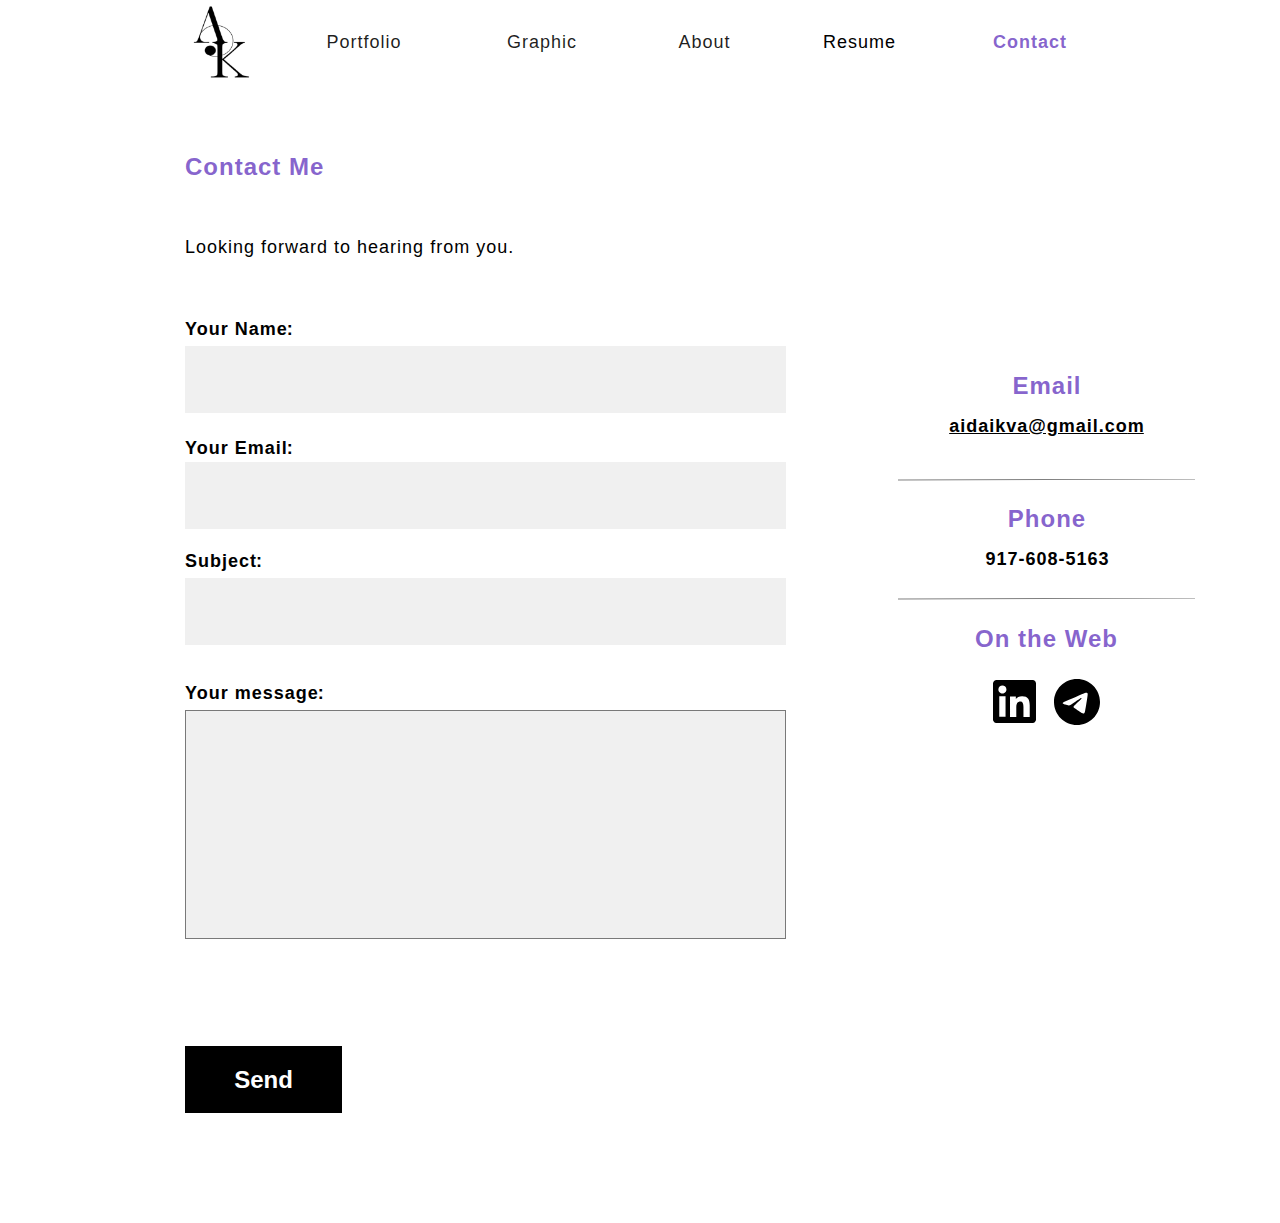
<file: contact.html>
﻿<!DOCTYPE html>
<html>
  <head>
    <title>Contact</title>
    <meta http-equiv="X-UA-Compatible" content="IE=edge"/>
    <meta http-equiv="content-type" content="text/html; charset=utf-8"/>
    <link href="resources/css/axure_rp_page.css" type="text/css" rel="stylesheet"/>
    <link href="data/styles.css" type="text/css" rel="stylesheet"/>
    <link href="files/contact/styles.css" type="text/css" rel="stylesheet"/>
    <link href="" type="text/css" rel="stylesheet"/>
    <script src="resources/scripts/jquery-3.2.1.min.js"></script>
    <script src="resources/scripts/axure/axQuery.js"></script>
    <script src="resources/scripts/axure/globals.js"></script>
    <script src="resources/scripts/axutils.js"></script>
    <script src="resources/scripts/axure/annotation.js"></script>
    <script src="resources/scripts/axure/axQuery.std.js"></script>
    <script src="resources/scripts/axure/doc.js"></script>
    <script src="resources/scripts/messagecenter.js"></script>
    <script src="resources/scripts/axure/events.js"></script>
    <script src="resources/scripts/axure/recording.js"></script>
    <script src="resources/scripts/axure/action.js"></script>
    <script src="resources/scripts/axure/expr.js"></script>
    <script src="resources/scripts/axure/geometry.js"></script>
    <script src="resources/scripts/axure/flyout.js"></script>
    <script src="resources/scripts/axure/model.js"></script>
    <script src="resources/scripts/axure/repeater.js"></script>
    <script src="resources/scripts/axure/sto.js"></script>
    <script src="resources/scripts/axure/utils.temp.js"></script>
    <script src="resources/scripts/axure/variables.js"></script>
    <script src="resources/scripts/axure/drag.js"></script>
    <script src="resources/scripts/axure/move.js"></script>
    <script src="resources/scripts/axure/visibility.js"></script>
    <script src="resources/scripts/axure/style.js"></script>
    <script src="resources/scripts/axure/adaptive.js"></script>
    <script src="resources/scripts/axure/tree.js"></script>
    <script src="resources/scripts/axure/init.temp.js"></script>
    <script src="resources/scripts/axure/legacy.js"></script>
    <script src="resources/scripts/axure/viewer.js"></script>
    <script src="resources/scripts/axure/math.js"></script>
    <script src="resources/scripts/axure/jquery.nicescroll.min.js"></script>
    <script src="data/document.js"></script>
    <script src="files/contact/data.js"></script>
    <script type="text/javascript">
      $axure.utils.getTransparentGifPath = function() { return 'resources/images/transparent.gif'; };
      $axure.utils.getOtherPath = function() { return 'resources/Other.html'; };
      $axure.utils.getReloadPath = function() { return 'resources/reload.html'; };
    </script>
  </head>
  <body>
    <div id="base" class="">

      <!-- Contact (Group) -->
      <div id="u754" class="ax_default" data-label="Contact" data-left="0" data-top="0" data-width="1920" data-height="1500">

        <!-- Contact BG (Rectangle) -->
        <div id="u755" class="ax_default shape" data-label="Contact BG">
          <div id="u755_div" class=""></div>
          <div id="u755_text" class="text " style="display:none; visibility: hidden">
            <p></p>
          </div>
        </div>

        <!-- Rectangle 18 (Rectangle) -->
        <div id="u756" class="ax_default shape" data-label="Rectangle 18">
          <div id="u756_div" class=""></div>
          <div id="u756_text" class="text " style="display:none; visibility: hidden">
            <p></p>
          </div>
        </div>

        <!-- Group 146 (Group) -->
        <div id="u757" class="ax_default" data-label="Group 146" data-left="294" data-top="234" data-width="1370" data-height="1147">

          <!-- Group 144 (Group) -->
          <div id="u758" class="ax_default" data-label="Group 144" data-left="294" data-top="234" data-width="722" data-height="1147">

            <!-- Unnamed (Rectangle) -->
            <div id="u759" class="ax_default shape">
              <div id="u759_div" class=""></div>
              <div id="u759_text" class="text ">
                <p><span style="letter-spacing:1px;">Contact Me</span><span> </span></p>
              </div>
            </div>

            <!-- Unnamed (Rectangle) -->
            <div id="u760" class="ax_default shape">
              <div id="u760_div" class=""></div>
              <div id="u760_text" class="text ">
                <p><span style="letter-spacing:1px;">Your Nam</span><span>e:</span></p>
              </div>
            </div>

            <!-- Unnamed (Rectangle) -->
            <div id="u761" class="ax_default shape">
              <div id="u761_div" class=""></div>
              <div id="u761_text" class="text ">
                <p><span style="letter-spacing:1px;">Looking forward to hearing from you</span><span>.</span></p>
              </div>
            </div>

            <!-- Unnamed (Rectangle) -->
            <div id="u762" class="ax_default shape">
              <div id="u762_div" class=""></div>
              <div id="u762_text" class="text ">
                <p><span style="letter-spacing:1px;">Your Emai</span><span>l:</span></p>
              </div>
            </div>

            <!-- Unnamed (Rectangle) -->
            <div id="u763" class="ax_default shape">
              <div id="u763_div" class=""></div>
              <div id="u763_text" class="text ">
                <p><span style="letter-spacing:1px;">Subjec</span><span>t:</span></p>
              </div>
            </div>

            <!-- Unnamed (Rectangle) -->
            <div id="u764" class="ax_default shape">
              <div id="u764_div" class=""></div>
              <div id="u764_text" class="text ">
                <p><span style="letter-spacing:1px;">Your messag</span><span>e:</span></p>
              </div>
            </div>

            <!-- Rectangle 67 (Rectangle) -->
            <div id="u765" class="ax_default shape ax_default_hidden" data-label="Rectangle 67" style="display:none; visibility: hidden">
              <div id="u765_div" class=""></div>
              <div id="u765_text" class="text ">
                <p><span>Thank You!</span></p>
              </div>
            </div>

            <!-- Rectangle 67 (Rectangle) -->
            <div id="u766" class="ax_default shape" data-label="Rectangle 67">
              <img id="u766_img" class="img " src="images/contact/rectangle_67_u766.svg"/>
              <div id="u766_text" class="text ">
                <p><span>Send</span></p>
              </div>
            </div>

            <!-- Name Field (Text Field) -->
            <div id="u767" class="ax_default text_field1" data-label="Name Field">
              <div id="u767_div" class=""></div>
              <input id="u767_input" type="text" value="" class="u767_input"/>
            </div>

            <!-- E-mail field (Text Field) -->
            <div id="u768" class="ax_default text_field1" data-label="E-mail field">
              <div id="u768_div" class=""></div>
              <input id="u768_input" type="text" value="" class="u768_input"/>
            </div>

            <!-- Subject (Text Field) -->
            <div id="u769" class="ax_default text_field1" data-label="Subject">
              <div id="u769_div" class=""></div>
              <input id="u769_input" type="text" value="" class="u769_input"/>
            </div>

            <!-- Message_Field (Text Area) -->
            <div id="u770" class="ax_default text_area" data-label="Message_Field">
              <div id="u770_div" class=""></div>
              <textarea id="u770_input" class="u770_input"></textarea>
            </div>
          </div>

          <!-- Group 145 (Group) -->
          <div id="u771" class="ax_default" data-label="Group 145" data-left="1359" data-top="356" data-width="305" data-height="418">

            <!-- Unnamed (Rectangle) -->
            <div id="u772" class="ax_default shape">
              <div id="u772_div" class=""></div>
              <div id="u772_text" class="text ">
                <p><span style="text-decoration:underline ;letter-spacing:1px;">aidaikva@gmail.co</span><span style="text-decoration:underline ;">m</span></p>
              </div>
            </div>

            <!-- Unnamed (Rectangle) -->
            <div id="u773" class="ax_default shape">
              <div id="u773_div" class=""></div>
              <div id="u773_text" class="text ">
                <p><span>Email</span></p>
              </div>
            </div>

            <!-- Unnamed (Rectangle) -->
            <div id="u774" class="ax_default shape">
              <div id="u774_div" class=""></div>
              <div id="u774_text" class="text ">
                <p><span>Phone</span></p>
              </div>
            </div>

            <!-- Unnamed (Rectangle) -->
            <div id="u775" class="ax_default shape">
              <div id="u775_div" class=""></div>
              <div id="u775_text" class="text ">
                <p><span>On the Web</span></p>
              </div>
            </div>

            <!-- Unnamed (Rectangle) -->
            <div id="u776" class="ax_default shape">
              <div id="u776_div" class=""></div>
              <div id="u776_text" class="text ">
                <p><span style="letter-spacing:1px;">917-608-516</span><span>3</span></p>
              </div>
            </div>

            <!-- Line 31 (Shape) -->
            <div id="u777" class="ax_default shape" data-label="Line 31">
              <img id="u777_img" class="img " src="images/contact/line_31_u777.svg"/>
              <div id="u777_text" class="text " style="display:none; visibility: hidden">
                <p></p>
              </div>
            </div>

            <!-- Line 32 (Shape) -->
            <div id="u778" class="ax_default shape" data-label="Line 32">
              <img id="u778_img" class="img " src="images/contact/line_31_u777.svg"/>
              <div id="u778_text" class="text " style="display:none; visibility: hidden">
                <p></p>
              </div>
            </div>
          </div>
        </div>

        <!-- Unnamed (Group) -->
        <div id="u779" class="ax_default" data-left="1472" data-top="786" data-width="107" data-height="46">

          <!-- Group (Group) -->
          <div id="u780" class="ax_default" data-label="Group" data-left="1472" data-top="787" data-width="43" data-height="43">

            <!-- Vector (Shape) -->
            <div id="u781" class="ax_default shape" data-label="Vector">
              <img id="u781_img" class="img " src="images/contact/vector_u781.svg"/>
              <div id="u781_text" class="text " style="display:none; visibility: hidden">
                <p></p>
              </div>
            </div>
          </div>

          <!-- Group (Group) -->
          <div id="u782" class="ax_default" data-label="Group" data-left="1533" data-top="786" data-width="46" data-height="46">

            <!-- Vector (Shape) -->
            <div id="u783" class="ax_default shape" data-label="Vector">
              <img id="u783_img" class="img " src="images/contact/vector_u783.svg"/>
              <div id="u783_text" class="text " style="display:none; visibility: hidden">
                <p></p>
              </div>
            </div>
          </div>
        </div>

        <!-- Group 104 (Group) -->
        <div id="u784" class="ax_default" data-label="Group 104" data-left="255" data-top="0" data-width="1410" data-height="132">

          <!-- AK-2 png 1 (Image) -->
          <div id="u785" class="ax_default image" data-label="AK-2 png 1">
            <img id="u785_img" class="img " src="images/portfolio/ak-2_png_1_u4.png"/>
            <div id="u785_text" class="text " style="display:none; visibility: hidden">
              <p></p>
            </div>
          </div>

          <!-- Unnamed (Rectangle) -->
          <div id="u786" class="ax_default shape">
            <div id="u786_div" class=""></div>
            <div id="u786_text" class="text ">
              <p><span style="letter-spacing:1px;">Portfoli</span><span>o</span></p>
            </div>
          </div>

          <!-- Unnamed (Rectangle) -->
          <div id="u787" class="ax_default shape">
            <div id="u787_div" class=""></div>
            <div id="u787_text" class="text ">
              <p><span style="letter-spacing:1px;">Resum</span><span>e</span></p>
            </div>
          </div>

          <!-- Unnamed (Rectangle) -->
          <div id="u788" class="ax_default shape">
            <div id="u788_div" class=""></div>
            <div id="u788_text" class="text ">
              <p><span style="letter-spacing:1px;">Abou</span><span>t</span></p>
            </div>
          </div>

          <!-- Unnamed (Rectangle) -->
          <div id="u789" class="ax_default shape">
            <div id="u789_div" class=""></div>
            <div id="u789_text" class="text ">
              <p><span style="letter-spacing:1px;">Graphi</span><span>c</span></p>
            </div>
          </div>

          <!-- Unnamed (Rectangle) -->
          <div id="u790" class="ax_default shape">
            <div id="u790_div" class=""></div>
            <div id="u790_text" class="text ">
              <p><span style="letter-spacing:1px;">Contac</span><span>t</span></p>
            </div>
          </div>
        </div>
      </div>

      <!-- Notification (Rectangle) -->
      <div id="u791" class="ax_default shape ax_default_hidden" data-label="Notification" style="display:none; visibility: hidden">
        <div id="u791_div" class=""></div>
        <div id="u791_text" class="text ">
          <p><span>&nbsp;Your message has been submitted</span></p>
        </div>
      </div>

      <!-- Unnamed (Group) -->
      <div id="u792" class="ax_default ax_default_unplaced" style="display:none; visibility: hidden" data-left="0" data-top="0" data-width="0" data-height="0">
      </div>
    </div>
    <script src="resources/scripts/axure/ios.js"></script>
  </body>
</html>
</file>
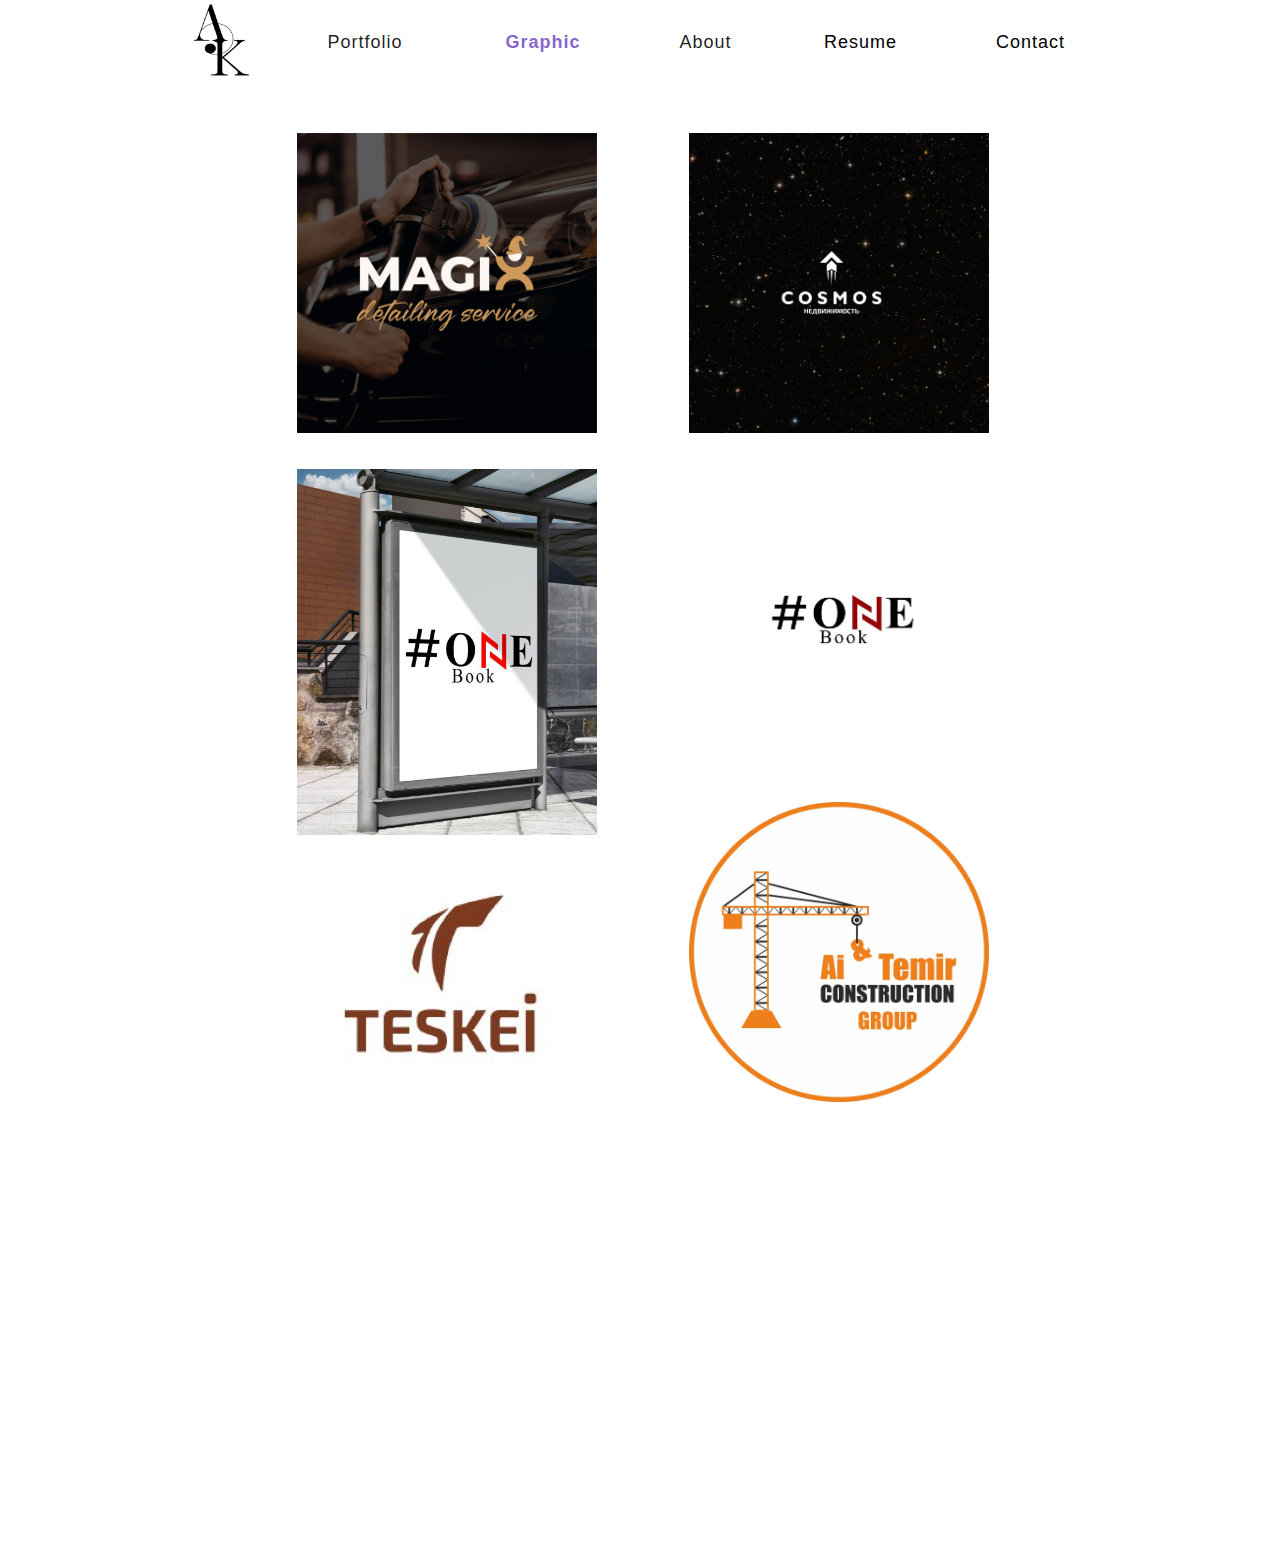
<file: graphic.html>
﻿<!DOCTYPE html>
<html>
  <head>
    <title>Graphic</title>
    <meta http-equiv="X-UA-Compatible" content="IE=edge"/>
    <meta http-equiv="content-type" content="text/html; charset=utf-8"/>
    <link href="resources/css/axure_rp_page.css" type="text/css" rel="stylesheet"/>
    <link href="data/styles.css" type="text/css" rel="stylesheet"/>
    <link href="files/graphic/styles.css" type="text/css" rel="stylesheet"/>
    <link href="" type="text/css" rel="stylesheet"/>
    <script src="resources/scripts/jquery-3.2.1.min.js"></script>
    <script src="resources/scripts/axure/axQuery.js"></script>
    <script src="resources/scripts/axure/globals.js"></script>
    <script src="resources/scripts/axutils.js"></script>
    <script src="resources/scripts/axure/annotation.js"></script>
    <script src="resources/scripts/axure/axQuery.std.js"></script>
    <script src="resources/scripts/axure/doc.js"></script>
    <script src="resources/scripts/messagecenter.js"></script>
    <script src="resources/scripts/axure/events.js"></script>
    <script src="resources/scripts/axure/recording.js"></script>
    <script src="resources/scripts/axure/action.js"></script>
    <script src="resources/scripts/axure/expr.js"></script>
    <script src="resources/scripts/axure/geometry.js"></script>
    <script src="resources/scripts/axure/flyout.js"></script>
    <script src="resources/scripts/axure/model.js"></script>
    <script src="resources/scripts/axure/repeater.js"></script>
    <script src="resources/scripts/axure/sto.js"></script>
    <script src="resources/scripts/axure/utils.temp.js"></script>
    <script src="resources/scripts/axure/variables.js"></script>
    <script src="resources/scripts/axure/drag.js"></script>
    <script src="resources/scripts/axure/move.js"></script>
    <script src="resources/scripts/axure/visibility.js"></script>
    <script src="resources/scripts/axure/style.js"></script>
    <script src="resources/scripts/axure/adaptive.js"></script>
    <script src="resources/scripts/axure/tree.js"></script>
    <script src="resources/scripts/axure/init.temp.js"></script>
    <script src="resources/scripts/axure/legacy.js"></script>
    <script src="resources/scripts/axure/viewer.js"></script>
    <script src="resources/scripts/axure/math.js"></script>
    <script src="resources/scripts/axure/jquery.nicescroll.min.js"></script>
    <script src="data/document.js"></script>
    <script src="files/graphic/data.js"></script>
    <script type="text/javascript">
      $axure.utils.getTransparentGifPath = function() { return 'resources/images/transparent.gif'; };
      $axure.utils.getOtherPath = function() { return 'resources/Other.html'; };
      $axure.utils.getReloadPath = function() { return 'resources/reload.html'; };
    </script>
  </head>
  <body>
    <div id="base" class="">

      <!-- Graphic (Group) -->
      <div id="u704" class="ax_default" data-label="Graphic" data-left="0" data-top="0" data-width="1920" data-height="2500">

        <!-- Graphic BG (Rectangle) -->
        <div id="u705" class="ax_default shape" data-label="Graphic BG">
          <div id="u705_div" class=""></div>
          <div id="u705_text" class="text " style="display:none; visibility: hidden">
            <p></p>
          </div>
        </div>

        <!-- Rectangle 18 (Rectangle) -->
        <div id="u706" class="ax_default shape" data-label="Rectangle 18">
          <div id="u706_div" class=""></div>
          <div id="u706_text" class="text " style="display:none; visibility: hidden">
            <p></p>
          </div>
        </div>

        <!-- Group 114 (Group) -->
        <div id="u707" class="ax_default" data-label="Group 114" data-left="0" data-top="0" data-width="0" data-height="0">
        </div>

        <!-- Group 154 (Group) -->
        <div id="u708" class="ax_default" data-label="Group 154" data-left="255" data-top="226" data-width="1409" data-height="2124">

          <!-- One Book (Rectangle) -->
          <div id="u709" class="ax_default box_1 ax_default_hidden" data-label="One Book" style="display:none; visibility: hidden">
            <div id="u709_div" class=""></div>
            <div id="u709_text" class="text ">
              <p><span>ONE BOOK<br>STORE</span></p>
            </div>
          </div>

          <!-- Magix (Rectangle) -->
          <div id="u710" class="ax_default box_1 ax_default_hidden" data-label="Magix" style="display:none; visibility: hidden">
            <div id="u710_div" class=""></div>
            <div id="u710_text" class="text ">
              <p><span>MAGIX DETAILING<br>SERVICE</span></p>
            </div>
          </div>

          <!-- Cosmos (Rectangle) -->
          <div id="u711" class="ax_default box_1 ax_default_hidden" data-label="Cosmos" style="display:none; visibility: hidden">
            <div id="u711_div" class=""></div>
            <div id="u711_text" class="text ">
              <p><span>COSMOS </span></p><p><span>REAL ESTATE</span></p>
            </div>
          </div>

          <!-- One Book2 (Rectangle) -->
          <div id="u712" class="ax_default box_1 ax_default_hidden" data-label="One Book2" style="display:none; visibility: hidden">
            <div id="u712_div" class=""></div>
            <div id="u712_text" class="text ">
              <p><span>ONE BOOK<br>STORE</span></p>
            </div>
          </div>

          <!-- Ai Temir (Rectangle) -->
          <div id="u713" class="ax_default box_1 ax_default_hidden" data-label="Ai Temir" style="display:none; visibility: hidden">
            <div id="u713_div" class=""></div>
            <div id="u713_text" class="text ">
              <p><span>AI &amp; TEMIR</span></p><p><span>CONSTRUCTION</span></p>
            </div>
          </div>

          <!-- Teskei (Rectangle) -->
          <div id="u714" class="ax_default box_1 ax_default_hidden" data-label="Teskei" style="display:none; visibility: hidden">
            <div id="u714_div" class=""></div>
            <div id="u714_text" class="text ">
              <p><span>TESKEI<br>CLOTHING STORE</span></p>
            </div>
          </div>

          <!-- image_2021-10-14_18-53-00 1 (Rectangle) -->
          <div id="u715" class="ax_default shape" data-label="image_2021-10-14_18-53-00 1">
            <div id="u715_div" class=""></div>
            <div id="u715_text" class="text " style="display:none; visibility: hidden">
              <p></p>
            </div>
          </div>

          <!-- image_2021-10-14_19-02-18 1 (Image) -->
          <div id="u716" class="ax_default image" data-label="image_2021-10-14_19-02-18 1">
            <img id="u716_img" class="img " src="images/graphic/image_2021-10-14_19-02-18_1_u716.png"/>
            <div id="u716_text" class="text " style="display:none; visibility: hidden">
              <p></p>
            </div>
          </div>

          <!-- image 77 (Image) -->
          <div id="u717" class="ax_default image" data-label="image 77">
            <img id="u717_img" class="img " src="images/graphic/image_77_u717.png"/>
            <div id="u717_text" class="text " style="display:none; visibility: hidden">
              <p></p>
            </div>
          </div>

          <!-- image 80 (Image) -->
          <div id="u718" class="ax_default image" data-label="image 80">
            <img id="u718_img" class="img " src="images/graphic/image_80_u718.png"/>
            <div id="u718_text" class="text " style="display:none; visibility: hidden">
              <p></p>
            </div>
          </div>

          <!-- IMG_7133 1 (Rectangle) -->
          <div id="u719" class="ax_default shape" data-label="IMG_7133 1">
            <div id="u719_div" class=""></div>
            <div id="u719_text" class="text " style="display:none; visibility: hidden">
              <p></p>
            </div>
          </div>

          <!-- image 82 (Image) -->
          <div id="u720" class="ax_default image" data-label="image 82">
            <img id="u720_img" class="img " src="images/graphic/image_82_u720.png"/>
            <div id="u720_text" class="text " style="display:none; visibility: hidden">
              <p></p>
            </div>
          </div>
        </div>

        <!-- Group 104 (Group) -->
        <div id="u721" class="ax_default" data-label="Group 104" data-left="255" data-top="0" data-width="1410" data-height="130">

          <!-- AK-2 png 1 (Image) -->
          <div id="u722" class="ax_default image" data-label="AK-2 png 1">
            <img id="u722_img" class="img " src="images/portfolio/ak-2_png_1_u4.png"/>
            <div id="u722_text" class="text " style="display:none; visibility: hidden">
              <p></p>
            </div>
          </div>

          <!-- Unnamed (Rectangle) -->
          <div id="u723" class="ax_default shape">
            <div id="u723_div" class=""></div>
            <div id="u723_text" class="text ">
              <p><span style="letter-spacing:1px;">Portfoli</span><span>o</span></p>
            </div>
          </div>

          <!-- Unnamed (Rectangle) -->
          <div id="u724" class="ax_default shape">
            <div id="u724_div" class=""></div>
            <div id="u724_text" class="text ">
              <p><span style="letter-spacing:1px;">Resum</span><span>e</span></p>
            </div>
          </div>

          <!-- Unnamed (Rectangle) -->
          <div id="u725" class="ax_default shape">
            <div id="u725_div" class=""></div>
            <div id="u725_text" class="text ">
              <p><span style="letter-spacing:1px;">Abou</span><span>t</span></p>
            </div>
          </div>

          <!-- Unnamed (Rectangle) -->
          <div id="u726" class="ax_default shape">
            <div id="u726_div" class=""></div>
            <div id="u726_text" class="text ">
              <p><span style="letter-spacing:1px;">Graphi</span><span>c</span></p>
            </div>
          </div>

          <!-- Unnamed (Rectangle) -->
          <div id="u727" class="ax_default shape">
            <div id="u727_div" class=""></div>
            <div id="u727_text" class="text ">
              <p><span style="letter-spacing:1px;">Contac</span><span>t</span></p>
            </div>
          </div>
        </div>
      </div>
    </div>
    <script src="resources/scripts/axure/ios.js"></script>
  </body>
</html>
</file>
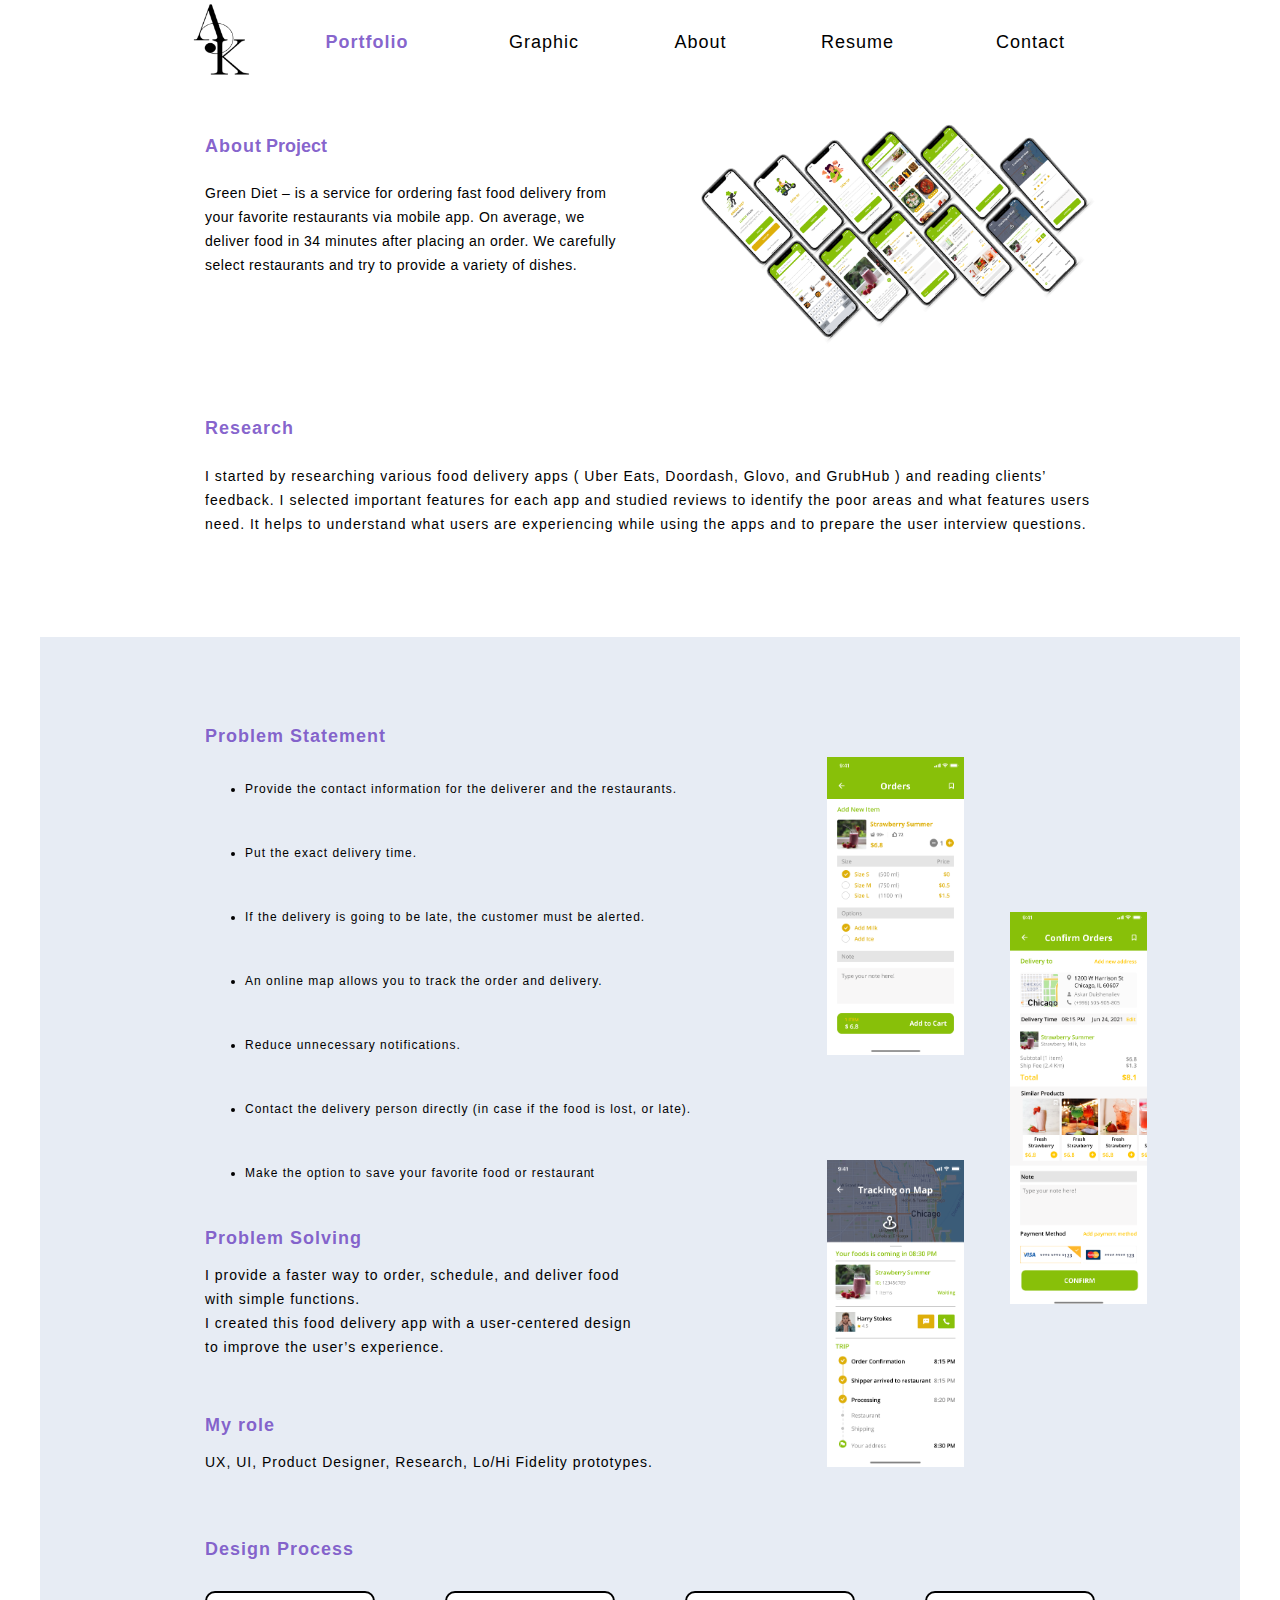
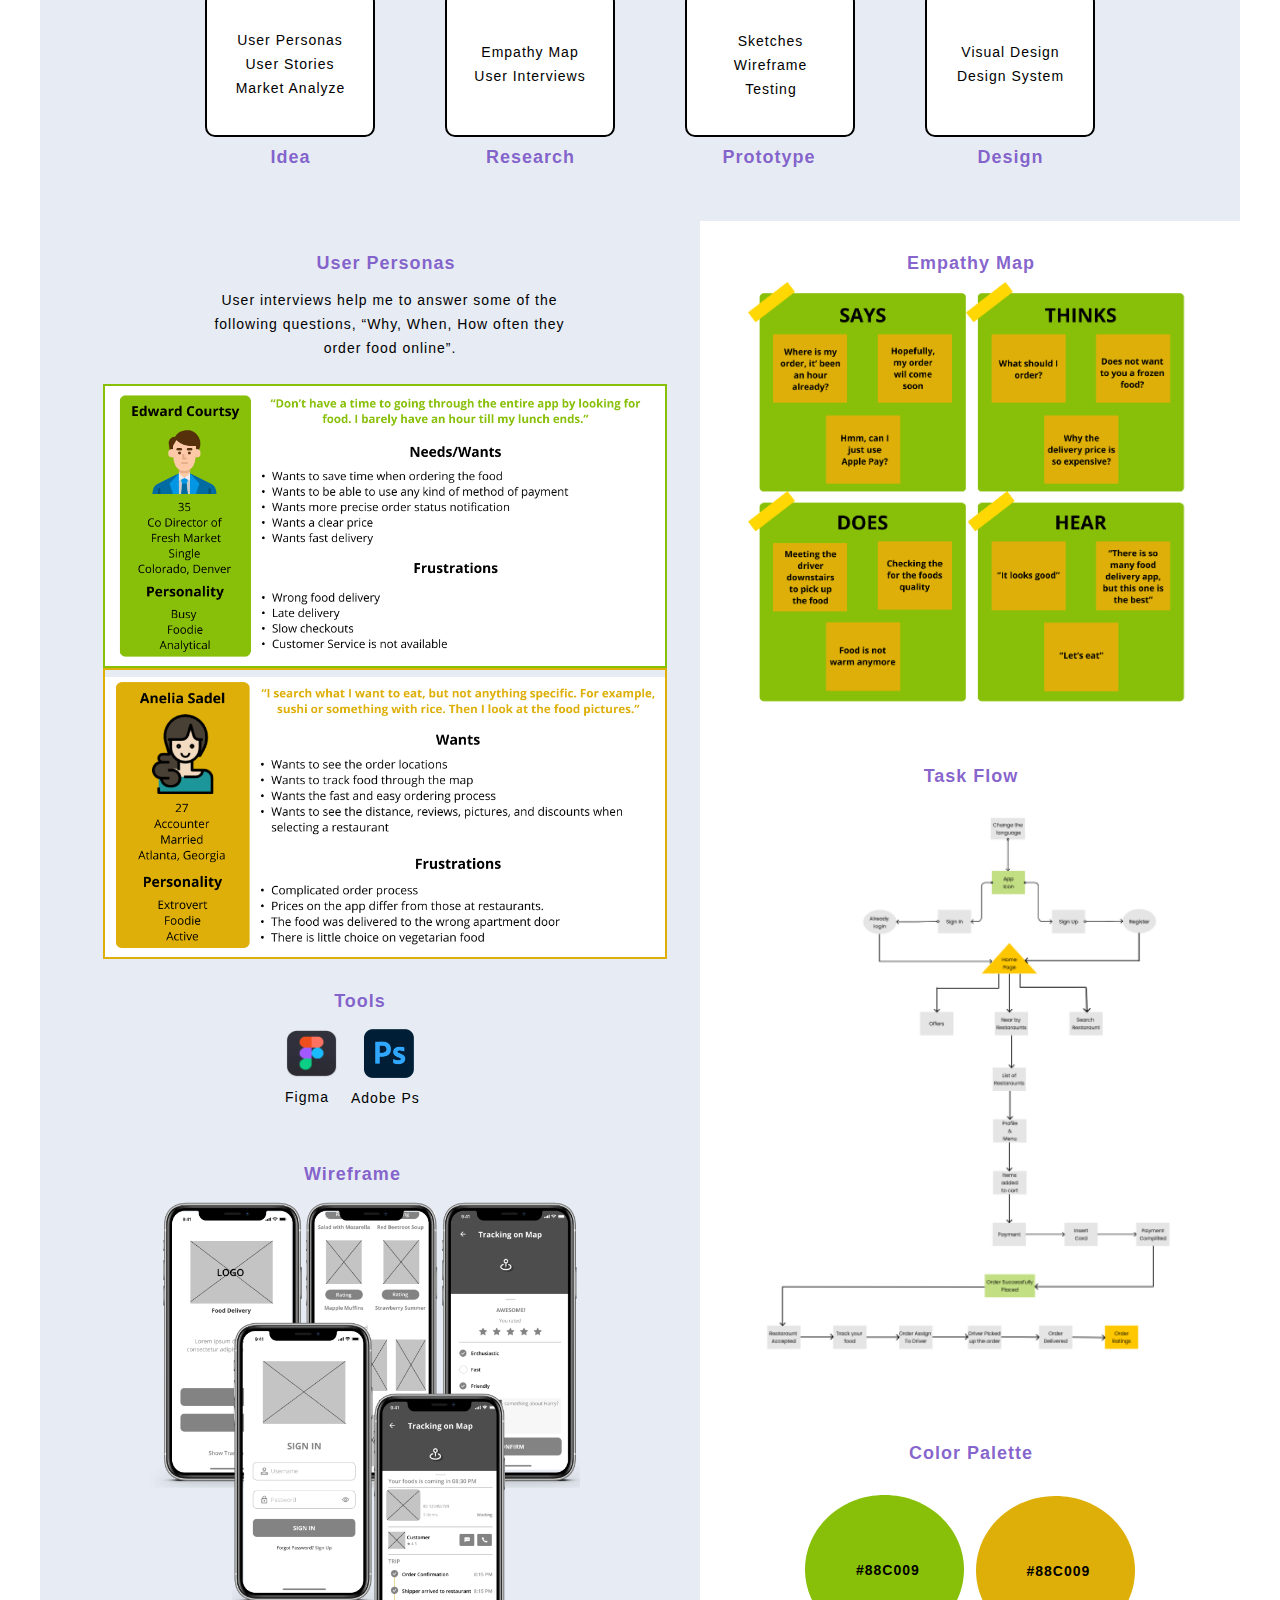
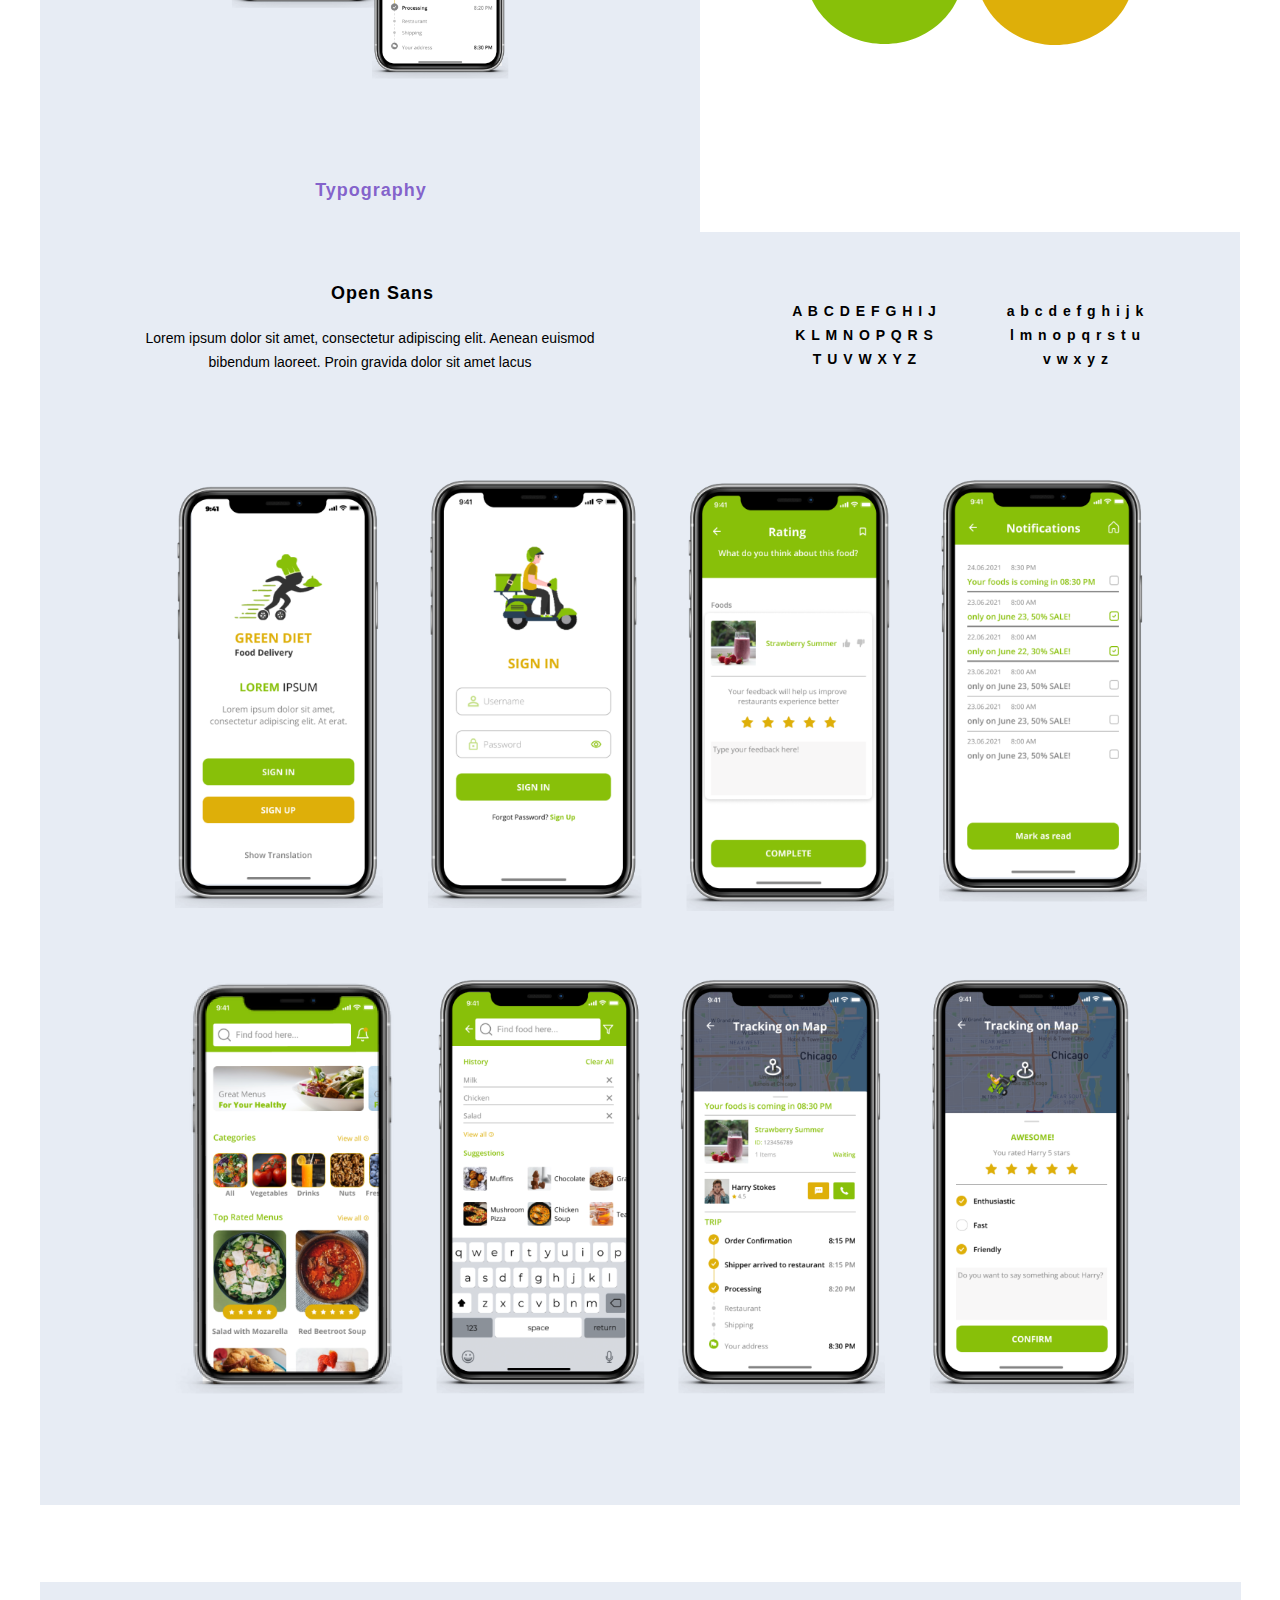
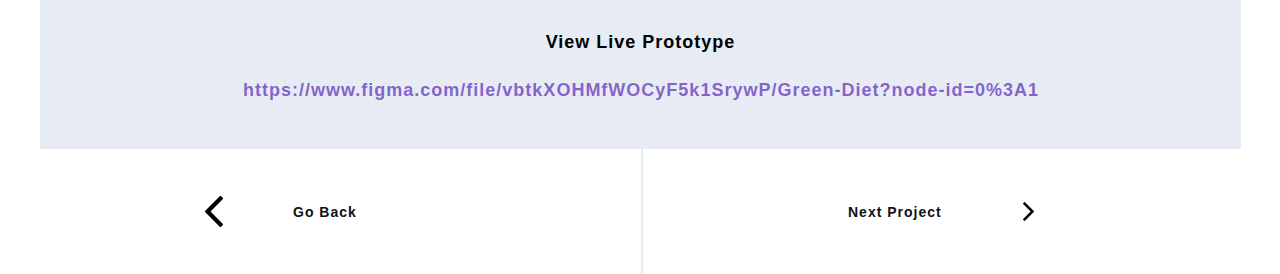
<file: green_diet.html>
﻿<!DOCTYPE html>
<html>
  <head>
    <title>Green Diet</title>
    <meta http-equiv="X-UA-Compatible" content="IE=edge"/>
    <meta http-equiv="content-type" content="text/html; charset=utf-8"/>
    <link href="resources/css/axure_rp_page.css" type="text/css" rel="stylesheet"/>
    <link href="data/styles.css" type="text/css" rel="stylesheet"/>
    <link href="files/green_diet/styles.css" type="text/css" rel="stylesheet"/>
    <link href="" type="text/css" rel="stylesheet"/>
    <script src="resources/scripts/jquery-3.2.1.min.js"></script>
    <script src="resources/scripts/axure/axQuery.js"></script>
    <script src="resources/scripts/axure/globals.js"></script>
    <script src="resources/scripts/axutils.js"></script>
    <script src="resources/scripts/axure/annotation.js"></script>
    <script src="resources/scripts/axure/axQuery.std.js"></script>
    <script src="resources/scripts/axure/doc.js"></script>
    <script src="resources/scripts/messagecenter.js"></script>
    <script src="resources/scripts/axure/events.js"></script>
    <script src="resources/scripts/axure/recording.js"></script>
    <script src="resources/scripts/axure/action.js"></script>
    <script src="resources/scripts/axure/expr.js"></script>
    <script src="resources/scripts/axure/geometry.js"></script>
    <script src="resources/scripts/axure/flyout.js"></script>
    <script src="resources/scripts/axure/model.js"></script>
    <script src="resources/scripts/axure/repeater.js"></script>
    <script src="resources/scripts/axure/sto.js"></script>
    <script src="resources/scripts/axure/utils.temp.js"></script>
    <script src="resources/scripts/axure/variables.js"></script>
    <script src="resources/scripts/axure/drag.js"></script>
    <script src="resources/scripts/axure/move.js"></script>
    <script src="resources/scripts/axure/visibility.js"></script>
    <script src="resources/scripts/axure/style.js"></script>
    <script src="resources/scripts/axure/adaptive.js"></script>
    <script src="resources/scripts/axure/tree.js"></script>
    <script src="resources/scripts/axure/init.temp.js"></script>
    <script src="resources/scripts/axure/legacy.js"></script>
    <script src="resources/scripts/axure/viewer.js"></script>
    <script src="resources/scripts/axure/math.js"></script>
    <script src="resources/scripts/axure/jquery.nicescroll.min.js"></script>
    <script src="data/document.js"></script>
    <script src="files/green_diet/data.js"></script>
    <script type="text/javascript">
      $axure.utils.getTransparentGifPath = function() { return 'resources/images/transparent.gif'; };
      $axure.utils.getOtherPath = function() { return 'resources/Other.html'; };
      $axure.utils.getReloadPath = function() { return 'resources/reload.html'; };
    </script>
  </head>
  <body>
    <div id="base" class="">

      <!-- Food Delivery (Group) -->
      <div id="u372" class="ax_default" data-label="Food Delivery" data-left="0" data-top="0" data-width="1921" data-height="7713">

        <!-- Food Delivery BG (Rectangle) -->
        <div id="u373" class="ax_default shape" data-label="Food Delivery BG">
          <div id="u373_div" class=""></div>
          <div id="u373_text" class="text " style="display:none; visibility: hidden">
            <p></p>
          </div>
        </div>

        <!-- Rectangle 46 (Rectangle) -->
        <div id="u374" class="ax_default shape ax_default_unplaced" data-label="Rectangle 46" style="display:none; visibility: hidden">
          <div id="u374_div" class=""></div>
          <div id="u374_text" class="text " style="display:none; visibility: hidden">
            <p></p>
          </div>
        </div>

        <!-- Unnamed (Group) -->
        <div id="u375" class="ax_default" data-left="1" data-top="7513" data-width="960" data-height="200">

          <!-- Background (Rectangle) -->
          <div id="u376" class="ax_default shape" data-label="Background">
            <div id="u376_div" class=""></div>
            <div id="u376_text" class="text " style="display:none; visibility: hidden">
              <p></p>
            </div>
          </div>

          <!-- Unnamed (Group) -->
          <div id="u377" class="ax_default" data-left="346" data-top="7588" data-width="271" data-height="50">

            <!-- Unnamed (Rectangle) -->
            <div id="u378" class="ax_default shape">
              <div id="u378_div" class=""></div>
              <div id="u378_text" class="text ">
                <p><span>Go Back</span></p>
              </div>
            </div>

            <!-- Unnamed (Shape) -->
            <div id="u379" class="ax_default icon">
              <img id="u379_img" class="img " src="images/airfare/u200.svg"/>
              <div id="u379_text" class="text " style="display:none; visibility: hidden">
                <p></p>
              </div>
            </div>
          </div>
        </div>

        <!-- Background (Rectangle) -->
        <div id="u380" class="ax_default shape" data-label="Background">
          <div id="u380_div" class=""></div>
          <div id="u380_text" class="text " style="display:none; visibility: hidden">
            <p></p>
          </div>
        </div>

        <!-- Rectangle 47 (Rectangle) -->
        <div id="u381" class="ax_default shape" data-label="Rectangle 47">
          <div id="u381_div" class=""></div>
          <div id="u381_text" class="text " style="display:none; visibility: hidden">
            <p></p>
          </div>
        </div>

        <!-- Unnamed (Rectangle) -->
        <div id="u382" class="ax_default shape">
          <div id="u382_div" class=""></div>
          <div id="u382_text" class="text ">
            <p><span style="letter-spacing:1px;">Problem Statemen</span><span>t</span></p>
          </div>
        </div>

        <!-- Unnamed (Rectangle) -->
        <div id="u383" class="ax_default shape">
          <div id="u383_div" class=""></div>
          <div id="u383_text" class="text ">
            <p><span style="letter-spacing:1px;">&nbsp;Tool</span><span>s</span></p>
          </div>
        </div>

        <!-- Group 62 (Group) -->
        <div id="u384" class="ax_default" data-label="Group 62" data-left="1301" data-top="4434" data-width="281" data-height="183">

          <!-- Unnamed (Rectangle) -->
          <div id="u385" class="ax_default shape">
            <div id="u385_div" class=""></div>
            <div id="u385_text" class="text ">
              <p><span style="letter-spacing:1px;">Figm</span><span>a</span></p>
            </div>
          </div>

          <!-- Unnamed (Rectangle) -->
          <div id="u386" class="ax_default shape">
            <div id="u386_div" class=""></div>
            <div id="u386_text" class="text ">
              <p style="font-size:25px;"><span style="letter-spacing:1px;">Adobe</span><span style="font-size:20px;letter-spacing:1px;"> </span><span style="letter-spacing:1px;">P</span><span>s</span></p>
            </div>
          </div>

          <!-- image 11 (Image) -->
          <div id="u387" class="ax_default image" data-label="image 11">
            <img id="u387_img" class="img " src="images/airfare/image_11_u210.png"/>
            <div id="u387_text" class="text " style="display:none; visibility: hidden">
              <p></p>
            </div>
          </div>
        </div>

        <!-- Group 63 (Group) -->
        <div id="u388" class="ax_default" data-label="Group 63" data-left="165" data-top="185" data-width="1606" data-height="810">

          <!-- Unnamed (Rectangle) -->
          <div id="u389" class="ax_default shape">
            <div id="u389_div" class=""></div>
            <div id="u389_text" class="text ">
              <p><span style="letter-spacing:1px;">Abou</span><span>t Project</span></p>
            </div>
          </div>

          <!-- Unnamed (Rectangle) -->
          <div id="u390" class="ax_default shape">
            <div id="u390_div" class=""></div>
            <div id="u390_text" class="text ">
              <p><span style="letter-spacing:0.5px;">Green Diet – is a service for ordering fast food delivery from your favorite restaurants via mobile app. On average, we deliver food in 34 minutes after placing an order. We carefully select restaurants and try to provide a variety of dishes</span><span>.</span></p>
            </div>
          </div>

          <!-- Unnamed (Rectangle) -->
          <div id="u391" class="ax_default shape">
            <div id="u391_div" class=""></div>
            <div id="u391_text" class="text ">
              <p><span style="letter-spacing:1px;">Researc</span><span>h</span></p>
            </div>
          </div>

          <!-- Group 27 (Group) -->
          <div id="u392" class="ax_default" data-label="Group 27" data-left="1133" data-top="185" data-width="638" data-height="365">

            <!-- Unnamed (Image) -->
            <div id="u393" class="ax_default image">
              <img id="u393_img" class="img " src="images/green_diet/u393.png"/>
              <div id="u393_text" class="text " style="display:none; visibility: hidden">
                <p></p>
              </div>
            </div>
          </div>

          <!-- Unnamed (Rectangle) -->
          <div id="u394" class="ax_default shape">
            <div id="u394_div" class=""></div>
            <div id="u394_text" class="text ">
              <p><span style="letter-spacing:1px;">I started by researching various food delivery apps ( Uber Eats, Doordash, Glovo, and GrubHub ) and reading clients’ feedback. I selected important features for each app and studied reviews to identify the poor areas and what features users need. It helps to understand what users are experiencing while using the apps and to prepare the user interview questions</span><span>.</span></p>
            </div>
          </div>
        </div>

        <!-- Unnamed (Rectangle) -->
        <div id="u395" class="ax_default shape">
          <div id="u395_div" class=""></div>
          <div id="u395_text" class="text ">
            <ul><li style=""><span style="letter-spacing:1px;">Provide the contact information for the deliverer and the restaurants.</span></li><li style=""><span style="letter-spacing:1px;">Put the exact delivery time.</span></li><li style=""><span style="letter-spacing:1px;">If the delivery is going to be late, the customer must be alerted.</span></li><li style=""><span style="letter-spacing:1px;">An online map allows you to track the order and delivery.</span></li><li style=""><span style="letter-spacing:1px;">Reduce unnecessary notifications.</span></li><li style=""><span style="letter-spacing:1px;">Contact the delivery person directly (in case if the food is lost, or late).</span></li><li style=""><span style="letter-spacing:1px;">Make the option to save your favorite food or restaura</span><span>nt</span></li></ul>
          </div>
        </div>

        <!-- Unnamed (Rectangle) -->
        <div id="u396" class="ax_default shape">
          <div id="u396_div" class=""></div>
          <div id="u396_text" class="text ">
            <p><span style="letter-spacing:1px;">Problem Solvin</span><span>g</span></p>
          </div>
        </div>

        <!-- Unnamed (Rectangle) -->
        <div id="u397" class="ax_default shape">
          <div id="u397_div" class=""></div>
          <div id="u397_text" class="text ">
            <p><span style="letter-spacing:1px;">I provide a faster way to order, schedule, and deliver food with simple functions. </span></p><p><span style="letter-spacing:1px;">I created this food delivery app with a user-centered design to improve the user’s experience.<br></span><span><br></span></p>
          </div>
        </div>

        <!-- Group 64 (Group) -->
        <div id="u398" class="ax_default" data-label="Group 64" data-left="1252" data-top="1734" data-width="519" data-height="418">

          <!-- 8 2 (Rectangle) -->
          <div id="u399" class="ax_default shape" data-label="8 2">
            <div id="u399_div" class=""></div>
            <div id="u399_text" class="text " style="display:none; visibility: hidden">
              <p></p>
            </div>
          </div>

          <!-- 10 3 (Rectangle) -->
          <div id="u400" class="ax_default shape" data-label="10 3">
            <div id="u400_div" class=""></div>
            <div id="u400_text" class="text " style="display:none; visibility: hidden">
              <p></p>
            </div>
          </div>

          <!-- 9 3 (Rectangle) -->
          <div id="u401" class="ax_default shape" data-label="9 3">
            <div id="u401_div" class=""></div>
            <div id="u401_text" class="text " style="display:none; visibility: hidden">
              <p></p>
            </div>
          </div>
        </div>

        <!-- Unnamed (Rectangle) -->
        <div id="u402" class="ax_default shape">
          <div id="u402_div" class=""></div>
          <div id="u402_text" class="text ">
            <p><span style="letter-spacing:1px;">My rol</span><span>e</span></p>
          </div>
        </div>

        <!-- Unnamed (Rectangle) -->
        <div id="u403" class="ax_default shape">
          <div id="u403_div" class=""></div>
          <div id="u403_text" class="text ">
            <p><span style="letter-spacing:1px;">UX, UI, Product Designer, Research, Lo/Hi Fidelity prototypes</span><span>.</span></p>
          </div>
        </div>

        <!-- Unnamed (Rectangle) -->
        <div id="u404" class="ax_default shape">
          <div id="u404_div" class=""></div>
          <div id="u404_text" class="text ">
            <p><span style="letter-spacing:1px;">Design Process</span><span> </span></p>
          </div>
        </div>

        <!-- Group 29 (Group) -->
        <div id="u405" class="ax_default" data-label="Group 29" data-left="160" data-top="2432" data-width="1604" data-height="350">

          <!-- Unnamed (Rectangle) -->
          <div id="u406" class="ax_default shape">
            <div id="u406_div" class=""></div>
            <div id="u406_text" class="text ">
              <p><span style="letter-spacing:1px;">Ide</span><span>a</span></p>
            </div>
          </div>

          <!-- Unnamed (Rectangle) -->
          <div id="u407" class="ax_default shape">
            <div id="u407_div" class=""></div>
            <div id="u407_text" class="text ">
              <p><span style="letter-spacing:1px;">Researc</span><span>h</span></p>
            </div>
          </div>

          <!-- Unnamed (Rectangle) -->
          <div id="u408" class="ax_default shape">
            <div id="u408_div" class=""></div>
            <div id="u408_text" class="text ">
              <p><span style="letter-spacing:1px;">Prototyp</span><span>e</span></p>
            </div>
          </div>

          <!-- Unnamed (Rectangle) -->
          <div id="u409" class="ax_default shape">
            <div id="u409_div" class=""></div>
            <div id="u409_text" class="text ">
              <p><span style="letter-spacing:1px;">Desig</span><span>n</span></p>
            </div>
          </div>

          <!-- Group 28 (Group) -->
          <div id="u410" class="ax_default" data-label="Group 28" data-left="160" data-top="2432" data-width="1604" data-height="247">

            <!-- Rectangle 42 (Rectangle) -->
            <div id="u411" class="ax_default shape" data-label="Rectangle 42">
              <div id="u411_div" class=""></div>
              <div id="u411_text" class="text " style="display:none; visibility: hidden">
                <p></p>
              </div>
            </div>

            <!-- Unnamed (Rectangle) -->
            <div id="u412" class="ax_default shape">
              <div id="u412_div" class=""></div>
              <div id="u412_text" class="text ">
                <p><span style="letter-spacing:1px;">User Personas</span></p><p><span style="letter-spacing:1px;">User Stories</span></p><p><span style="letter-spacing:1px;">Market Analyz</span><span>e</span></p>
              </div>
            </div>

            <!-- Rectangle 44 (Rectangle) -->
            <div id="u413" class="ax_default shape" data-label="Rectangle 44">
              <div id="u413_div" class=""></div>
              <div id="u413_text" class="text " style="display:none; visibility: hidden">
                <p></p>
              </div>
            </div>

            <!-- Unnamed (Rectangle) -->
            <div id="u414" class="ax_default shape">
              <div id="u414_div" class=""></div>
              <div id="u414_text" class="text ">
                <p><span style="letter-spacing:1px;">Sketches</span></p><p><span style="letter-spacing:1px;">Wireframe</span></p><p><span style="letter-spacing:1px;">Testin</span><span>g</span></p>
              </div>
            </div>

            <!-- Rectangle 45 (Rectangle) -->
            <div id="u415" class="ax_default shape" data-label="Rectangle 45">
              <div id="u415_div" class=""></div>
              <div id="u415_text" class="text " style="display:none; visibility: hidden">
                <p></p>
              </div>
            </div>

            <!-- Unnamed (Rectangle) -->
            <div id="u416" class="ax_default shape">
              <div id="u416_div" class=""></div>
              <div id="u416_text" class="text ">
                <p><span>Visual Design</span></p><p><span>Design System</span></p>
              </div>
            </div>

            <!-- Rectangle 43 (Rectangle) -->
            <div id="u417" class="ax_default shape" data-label="Rectangle 43">
              <div id="u417_div" class=""></div>
              <div id="u417_text" class="text " style="display:none; visibility: hidden">
                <p></p>
              </div>
            </div>

            <!-- Unnamed (Rectangle) -->
            <div id="u418" class="ax_default shape">
              <div id="u418_div" class=""></div>
              <div id="u418_text" class="text ">
                <p><span>Empathy Map</span></p><p><span>User Interviews</span></p>
              </div>
            </div>
          </div>
        </div>

        <!-- Group 66 (Group) -->
        <div id="u419" class="ax_default" data-label="Group 66" data-left="244" data-top="3606" data-width="1356" data-height="643">

          <!-- Unnamed (Rectangle) -->
          <div id="u420" class="ax_default shape">
            <div id="u420_div" class=""></div>
            <div id="u420_text" class="text ">
              <p><span style="letter-spacing:1px;">Empathy Ma</span><span>p</span></p>
            </div>
          </div>

          <!-- Empathy Map 1 (Rectangle) -->
          <div id="u421" class="ax_default shape" data-label="Empathy Map 1">
            <div id="u421_div" class=""></div>
            <div id="u421_text" class="text " style="display:none; visibility: hidden">
              <p></p>
            </div>
          </div>

          <!-- Unnamed (Rectangle) -->
          <div id="u422" class="ax_default shape">
            <div id="u422_div" class=""></div>
            <div id="u422_text" class="text ">
              <p><span style="letter-spacing:1px;">Task Flo</span><span>w</span></p>
            </div>
          </div>

          <!-- Flow chart 2 (Image) -->
          <div id="u423" class="ax_default image" data-label="Flow chart 2">
            <img id="u423_img" class="img " src="images/green_diet/flow_chart_2_u423.png"/>
            <div id="u423_text" class="text " style="display:none; visibility: hidden">
              <p></p>
            </div>
          </div>
        </div>

        <!-- Unnamed (Rectangle) -->
        <div id="u424" class="ax_default shape">
          <div id="u424_div" class=""></div>
          <div id="u424_text" class="text ">
            <p><span style="letter-spacing:1px;">Wirefram</span><span>e</span></p>
          </div>
        </div>

        <!-- Unnamed (Rectangle) -->
        <div id="u425" class="ax_default shape">
          <div id="u425_div" class=""></div>
          <div id="u425_text" class="text ">
            <p><span style="letter-spacing:1px;">Color Palett</span><span>e</span></p>
          </div>
        </div>

        <!-- Unnamed (Rectangle) -->
        <div id="u426" class="ax_default shape">
          <div id="u426_div" class=""></div>
          <div id="u426_text" class="text ">
            <p><span style="letter-spacing:1px;">Typograph</span><span>y</span></p>
          </div>
        </div>

        <!-- Unnamed (Group) -->
        <div id="u427" class="ax_default" data-left="1078" data-top="4843" data-width="713" data-height="324">

          <!-- Ellipse 3 (Shape) -->
          <div id="u428" class="ax_default shape" data-label="Ellipse 3">
            <img id="u428_img" class="img " src="images/green_diet/ellipse_3_u428.svg"/>
            <div id="u428_text" class="text " style="display:none; visibility: hidden">
              <p></p>
            </div>
          </div>

          <!-- Unnamed (Rectangle) -->
          <div id="u429" class="ax_default shape">
            <div id="u429_div" class=""></div>
            <div id="u429_text" class="text ">
              <p><span style="letter-spacing:1px;">&nbsp;#88C00</span><span>9</span></p>
            </div>
          </div>

          <!-- Ellipse 3 (Shape) -->
          <div id="u430" class="ax_default shape" data-label="Ellipse 3">
            <img id="u430_img" class="img " src="images/green_diet/ellipse_3_u430.svg"/>
            <div id="u430_text" class="text " style="display:none; visibility: hidden">
              <p></p>
            </div>
          </div>

          <!-- Unnamed (Rectangle) -->
          <div id="u431" class="ax_default shape">
            <div id="u431_div" class=""></div>
            <div id="u431_text" class="text ">
              <p><span style="letter-spacing:1px;">&nbsp;#88C00</span><span>9</span></p>
            </div>
          </div>
        </div>

        <!-- Group 134 (Group) -->
        <div id="u432" class="ax_default" data-label="Group 134" data-left="288" data-top="5488" data-width="1345" data-height="316">

          <!-- Unnamed (Group) -->
          <div id="u433" class="ax_default" data-left="288" data-top="5488" data-width="1345" data-height="316">

            <!-- Rectangle 26 (Rectangle) -->
            <div id="u434" class="ax_default shape ax_default_unplaced" data-label="Rectangle 26" style="display:none; visibility: hidden">
              <div id="u434_div" class=""></div>
              <div id="u434_text" class="text " style="display:none; visibility: hidden">
                <p></p>
              </div>
            </div>

            <!-- Rectangle 26 (Rectangle) -->
            <div id="u435" class="ax_default shape" data-label="Rectangle 26">
              <div id="u435_div" class=""></div>
              <div id="u435_text" class="text " style="display:none; visibility: hidden">
                <p></p>
              </div>
            </div>

            <!-- Unnamed (Rectangle) -->
            <div id="u436" class="ax_default shape">
              <div id="u436_div" class=""></div>
              <div id="u436_text" class="text ">
                <p><span style="letter-spacing:1px;">A B C D E F G H I J</span></p><p><span style="letter-spacing:1px;">K L M N O P Q R S</span></p><p><span style="letter-spacing:1px;">T U V W X Y </span><span>Z</span></p>
              </div>
            </div>

            <!-- Unnamed (Rectangle) -->
            <div id="u437" class="ax_default shape">
              <div id="u437_div" class=""></div>
              <div id="u437_text" class="text ">
                <p><span style="letter-spacing:1px;">a b c d e f g h i j k </span></p><p><span style="letter-spacing:1px;">l m n o p q r s t u</span></p><p><span style="letter-spacing:1px;">v w x y </span><span>z</span></p>
              </div>
            </div>

            <!-- Unnamed (Rectangle) -->
            <div id="u438" class="ax_default shape">
              <div id="u438_div" class=""></div>
              <div id="u438_text" class="text ">
                <p><span>Lorem ipsum dolor sit amet, consectetur adipiscing elit. Aenean euismod bibendum laoreet. Proin gravida dolor sit amet lacus </span></p>
              </div>
            </div>

            <!-- Unnamed (Rectangle) -->
            <div id="u439" class="ax_default shape">
              <div id="u439_div" class=""></div>
              <div id="u439_text" class="text ">
                <p><span style="letter-spacing:1px;">Open San</span><span>s</span></p>
              </div>
            </div>
          </div>
        </div>

        <!-- Rectangle 46 (Rectangle) -->
        <div id="u440" class="ax_default shape" data-label="Rectangle 46">
          <div id="u440_div" class=""></div>
          <div id="u440_text" class="text " style="display:none; visibility: hidden">
            <p></p>
          </div>
        </div>

        <!-- Unnamed (Rectangle) -->
        <div id="u441" class="ax_default shape">
          <div id="u441_div" class=""></div>
          <div id="u441_text" class="text ">
            <p><span style="font-size:24px;letter-spacing:1px;color:#000000;">View Live Prototype</span></p><p><span style="font-size:24px;letter-spacing:1px;color:#000000;"><br></span></p><p><span style="font-size:24px;letter-spacing:1px;color:rgba(118, 80, 198, 0.8784313725490196);">https://www.figma.com/file/vbtkXOHMfWOCyF5k1SrywP/Green-Diet?node-id=0%3A</span><span style="font-size:24px;color:rgba(118, 80, 198, 0.8784313725490196);">1</span></p>
          </div>
        </div>

        <!-- Unnamed (Rectangle) -->
        <div id="u442" class="ax_default shape">
          <div id="u442_div" class=""></div>
          <div id="u442_text" class="text ">
            <p><span style="letter-spacing:1px;">User Persona</span><span>s</span></p>
          </div>
        </div>

        <!-- Unnamed (Rectangle) -->
        <div id="u443" class="ax_default shape">
          <div id="u443_div" class=""></div>
          <div id="u443_text" class="text ">
            <p><span style="letter-spacing:1px;">User interviews help me to answer some of the following questions, “Why, When, How often they order food online”</span><span>.</span></p>
          </div>
        </div>

        <!-- Group 65 (Group) -->
        <div id="u444" class="ax_default" data-label="Group 65" data-left="166" data-top="3147" data-width="1587" data-height="351">

          <!-- Persona 1 (1) 1 (Rectangle) -->
          <div id="u445" class="ax_default shape" data-label="Persona 1 (1) 1">
            <div id="u445_div" class=""></div>
            <div id="u445_text" class="text " style="display:none; visibility: hidden">
              <p></p>
            </div>
          </div>

          <!-- Persona 1 (1) 2 (Rectangle) -->
          <div id="u446" class="ax_default shape" data-label="Persona 1 (1) 2">
            <div id="u446_div" class=""></div>
            <div id="u446_text" class="text " style="display:none; visibility: hidden">
              <p></p>
            </div>
          </div>

          <!-- Unnamed (Rectangle) -->
          <div id="u447" class="ax_default box_1 ax_default_unplaced" style="display:none; visibility: hidden">
            <div id="u447_div" class=""></div>
            <div id="u447_text" class="text " style="display:none; visibility: hidden">
              <p></p>
            </div>
          </div>

          <!-- Unnamed (Rectangle) -->
          <div id="u448" class="ax_default box_1 ax_default_unplaced" style="display:none; visibility: hidden">
            <div id="u448_div" class=""></div>
            <div id="u448_text" class="text " style="display:none; visibility: hidden">
              <p></p>
            </div>
          </div>
        </div>

        <!-- Rectangle 48 (Rectangle) -->
        <div id="u449" class="ax_default shape" data-label="Rectangle 48">
          <div id="u449_div" class=""></div>
          <div id="u449_text" class="text " style="display:none; visibility: hidden">
            <p></p>
          </div>
        </div>

        <!-- Group 104 (Group) -->
        <div id="u450" class="ax_default" data-label="Group 104" data-left="255" data-top="2" data-width="1409" data-height="132">

          <!-- AK-2 png 1 (Image) -->
          <div id="u451" class="ax_default image" data-label="AK-2 png 1">
            <img id="u451_img" class="img " src="images/portfolio/ak-2_png_1_u4.png"/>
            <div id="u451_text" class="text " style="display:none; visibility: hidden">
              <p></p>
            </div>
          </div>

          <!-- Unnamed (Rectangle) -->
          <div id="u452" class="ax_default shape">
            <div id="u452_div" class=""></div>
            <div id="u452_text" class="text ">
              <p><span style="letter-spacing:1px;">Portfoli</span><span>o</span></p>
            </div>
          </div>

          <!-- Unnamed (Rectangle) -->
          <div id="u453" class="ax_default shape">
            <div id="u453_div" class=""></div>
            <div id="u453_text" class="text ">
              <p><span style="letter-spacing:1px;">Resum</span><span>e</span></p>
            </div>
          </div>

          <!-- Unnamed (Rectangle) -->
          <div id="u454" class="ax_default shape">
            <div id="u454_div" class=""></div>
            <div id="u454_text" class="text ">
              <p><span style="letter-spacing:1px;">Abou</span><span>t</span></p>
            </div>
          </div>

          <!-- Unnamed (Rectangle) -->
          <div id="u455" class="ax_default shape">
            <div id="u455_div" class=""></div>
            <div id="u455_text" class="text ">
              <p><span style="letter-spacing:1px;">Graphi</span><span>c</span></p>
            </div>
          </div>

          <!-- Unnamed (Rectangle) -->
          <div id="u456" class="ax_default shape">
            <div id="u456_div" class=""></div>
            <div id="u456_text" class="text ">
              <p><span style="letter-spacing:1px;">Contac</span><span>t</span></p>
            </div>
          </div>
        </div>

        <!-- Unnamed (Image) -->
        <div id="u457" class="ax_default image">
          <img id="u457_img" class="img " src="images/green_diet/u457.png"/>
          <div id="u457_text" class="text " style="display:none; visibility: hidden">
            <p></p>
          </div>
        </div>

        <!-- Group 51 (Group) -->
        <div id="u458" class="ax_default" data-label="Group 51" data-left="301" data-top="6623" data-width="1324" data-height="583">

          <!-- Unnamed (Image) -->
          <div id="u459" class="ax_default image">
            <img id="u459_img" class="img " src="images/green_diet/u459.png"/>
            <div id="u459_text" class="text " style="display:none; visibility: hidden">
              <p></p>
            </div>
          </div>
        </div>

        <!-- divider (Rectangle) -->
        <div id="u460" class="ax_default shape" data-label="divider">
          <div id="u460_div" class=""></div>
          <div id="u460_text" class="text " style="display:none; visibility: hidden">
            <p></p>
          </div>
        </div>

        <!-- Unnamed (Image) -->
        <div id="u461" class="ax_default image">
          <img id="u461_img" class="img " src="images/green_diet/u461.png"/>
          <div id="u461_text" class="text " style="display:none; visibility: hidden">
            <p></p>
          </div>
        </div>

        <!-- Group 104 (Group) -->
        <div id="u462" class="ax_default ax_default_unplaced" data-label="Group 104" style="display:none; visibility: hidden" data-left="0" data-top="0" data-width="0" data-height="0">

          <!-- AK-2 png 1 (Image) -->
          <div id="u463" class="ax_default image ax_default_unplaced" data-label="AK-2 png 1" style="display:none; visibility: hidden">
            <img id="u463_img" class="img " src="resources/images/transparent.gif"/>
            <div id="u463_text" class="text " style="display:none; visibility: hidden">
              <p></p>
            </div>
          </div>

          <!-- Unnamed (Rectangle) -->
          <div id="u464" class="ax_default shape ax_default_unplaced" style="display:none; visibility: hidden">
            <div id="u464_div" class=""></div>
            <div id="u464_text" class="text ">
              <p><span style="letter-spacing:1px;">Portfoli</span><span>o</span></p>
            </div>
          </div>

          <!-- Unnamed (Rectangle) -->
          <div id="u465" class="ax_default shape ax_default_unplaced" style="display:none; visibility: hidden">
            <div id="u465_div" class=""></div>
            <div id="u465_text" class="text ">
              <p><span style="letter-spacing:1px;">Resum</span><span>e</span></p>
            </div>
          </div>

          <!-- Unnamed (Rectangle) -->
          <div id="u466" class="ax_default shape ax_default_unplaced" style="display:none; visibility: hidden">
            <div id="u466_div" class=""></div>
            <div id="u466_text" class="text ">
              <p><span style="letter-spacing:1px;">Abou</span><span>t</span></p>
            </div>
          </div>

          <!-- Unnamed (Rectangle) -->
          <div id="u467" class="ax_default shape ax_default_unplaced" style="display:none; visibility: hidden">
            <div id="u467_div" class=""></div>
            <div id="u467_text" class="text ">
              <p><span style="letter-spacing:1px;">Graphi</span><span>c</span></p>
            </div>
          </div>

          <!-- Unnamed (Rectangle) -->
          <div id="u468" class="ax_default shape ax_default_unplaced" style="display:none; visibility: hidden">
            <div id="u468_div" class=""></div>
            <div id="u468_text" class="text ">
              <p><span style="letter-spacing:1px;">Contac</span><span>t</span></p>
            </div>
          </div>
        </div>

        <!-- image 47 (Image) -->
        <div id="u469" class="ax_default image" data-label="image 47">
          <img id="u469_img" class="img " src="images/green_diet/image_47_u469.png"/>
          <div id="u469_text" class="text " style="display:none; visibility: hidden">
            <p></p>
          </div>
        </div>

        <!-- Unnamed (Group) -->
        <div id="u470" class="ax_default ax_default_unplaced" style="display:none; visibility: hidden" data-left="0" data-top="0" data-width="0" data-height="0">

          <!-- Background (Rectangle) -->
          <div id="u471" class="ax_default shape ax_default_unplaced" data-label="Background" style="display:none; visibility: hidden">
            <div id="u471_div" class=""></div>
            <div id="u471_text" class="text " style="display:none; visibility: hidden">
              <p></p>
            </div>
          </div>

          <!-- Unnamed (Group) -->
          <div id="u472" class="ax_default ax_default_unplaced" style="display:none; visibility: hidden" data-left="0" data-top="0" data-width="0" data-height="0">

            <!-- Unnamed (Shape) -->
            <div id="u473" class="ax_default icon ax_default_unplaced" style="display:none; visibility: hidden">
              <img id="u473_img" class="img " src="resources/images/transparent.gif"/>
              <div id="u473_text" class="text " style="display:none; visibility: hidden">
                <p></p>
              </div>
            </div>

            <!-- Unnamed (Rectangle) -->
            <div id="u474" class="ax_default shape ax_default_unplaced" style="display:none; visibility: hidden">
              <div id="u474_div" class=""></div>
              <div id="u474_text" class="text ">
                <p><span style="font-family:&quot;Poppins Bold&quot;, &quot;Poppins&quot;, sans-serif;">Next Project </span></p>
              </div>
            </div>
          </div>
        </div>

        <!-- Unnamed (Group) -->
        <div id="u475" class="ax_default ax_default_unplaced" style="display:none; visibility: hidden" data-left="0" data-top="0" data-width="0" data-height="0">

          <!-- Background (Rectangle) -->
          <div id="u476" class="ax_default shape ax_default_unplaced" data-label="Background" style="display:none; visibility: hidden">
            <div id="u476_div" class=""></div>
            <div id="u476_text" class="text " style="display:none; visibility: hidden">
              <p></p>
            </div>
          </div>

          <!-- Unnamed (Group) -->
          <div id="u477" class="ax_default ax_default_unplaced" style="display:none; visibility: hidden" data-left="0" data-top="0" data-width="0" data-height="0">

            <!-- Unnamed (Rectangle) -->
            <div id="u478" class="ax_default shape ax_default_unplaced" style="display:none; visibility: hidden">
              <div id="u478_div" class=""></div>
              <div id="u478_text" class="text ">
                <p><span>Go Back</span></p>
              </div>
            </div>

            <!-- Unnamed (Shape) -->
            <div id="u479" class="ax_default icon ax_default_unplaced" style="display:none; visibility: hidden">
              <img id="u479_img" class="img " src="resources/images/transparent.gif"/>
              <div id="u479_text" class="text " style="display:none; visibility: hidden">
                <p></p>
              </div>
            </div>
          </div>
        </div>

        <!-- Unnamed (Group) -->
        <div id="u480" class="ax_default" data-left="1304" data-top="7588" data-width="274" data-height="50">

          <!-- Unnamed (Shape) -->
          <div id="u481" class="ax_default icon">
            <img id="u481_img" class="img " src="images/airfare/u202.svg"/>
            <div id="u481_text" class="text " style="display:none; visibility: hidden">
              <p></p>
            </div>
          </div>

          <!-- Unnamed (Rectangle) -->
          <div id="u482" class="ax_default shape">
            <div id="u482_div" class=""></div>
            <div id="u482_text" class="text ">
              <p><span style="font-family:&quot;Poppins Bold&quot;, &quot;Poppins&quot;, sans-serif;">Next Project</span><span style="font-family:&quot;Inter Bold&quot;, &quot;Inter&quot;, sans-serif;"> </span></p>
            </div>
          </div>
        </div>

        <!-- Group 104 (Group) -->
        <div id="u483" class="ax_default ax_default_unplaced" data-label="Group 104" style="display:none; visibility: hidden" data-left="0" data-top="0" data-width="0" data-height="0">

          <!-- AK-2 png 1 (Image) -->
          <div id="u484" class="ax_default image ax_default_unplaced" data-label="AK-2 png 1" style="display:none; visibility: hidden">
            <img id="u484_img" class="img " src="resources/images/transparent.gif"/>
            <div id="u484_text" class="text " style="display:none; visibility: hidden">
              <p></p>
            </div>
          </div>

          <!-- Unnamed (Rectangle) -->
          <div id="u485" class="ax_default shape ax_default_unplaced" style="display:none; visibility: hidden">
            <div id="u485_div" class=""></div>
            <div id="u485_text" class="text ">
              <p><span style="letter-spacing:1px;">Portfoli</span><span>o</span></p>
            </div>
          </div>

          <!-- Unnamed (Rectangle) -->
          <div id="u486" class="ax_default shape ax_default_unplaced" style="display:none; visibility: hidden">
            <div id="u486_div" class=""></div>
            <div id="u486_text" class="text ">
              <p><span style="letter-spacing:1px;">Resum</span><span>e</span></p>
            </div>
          </div>

          <!-- Unnamed (Rectangle) -->
          <div id="u487" class="ax_default shape ax_default_unplaced" style="display:none; visibility: hidden">
            <div id="u487_div" class=""></div>
            <div id="u487_text" class="text ">
              <p><span style="letter-spacing:1px;">Abou</span><span>t</span></p>
            </div>
          </div>

          <!-- Unnamed (Rectangle) -->
          <div id="u488" class="ax_default shape ax_default_unplaced" style="display:none; visibility: hidden">
            <div id="u488_div" class=""></div>
            <div id="u488_text" class="text ">
              <p><span style="letter-spacing:1px;">Graphi</span><span>c</span></p>
            </div>
          </div>

          <!-- Unnamed (Rectangle) -->
          <div id="u489" class="ax_default shape ax_default_unplaced" style="display:none; visibility: hidden">
            <div id="u489_div" class=""></div>
            <div id="u489_text" class="text ">
              <p><span style="letter-spacing:1px;">Contac</span><span>t</span></p>
            </div>
          </div>
        </div>

        <!-- Unnamed (Rectangle) -->
        <div id="u490" class="ax_default shape ax_default_unplaced" style="display:none; visibility: hidden">
          <div id="u490_div" class=""></div>
          <div id="u490_text" class="text ">
            <p><span style="letter-spacing:1px;">Typograph</span><span>y</span></p>
          </div>
        </div>
      </div>
    </div>
    <script src="resources/scripts/axure/ios.js"></script>
  </body>
</html>
</file>
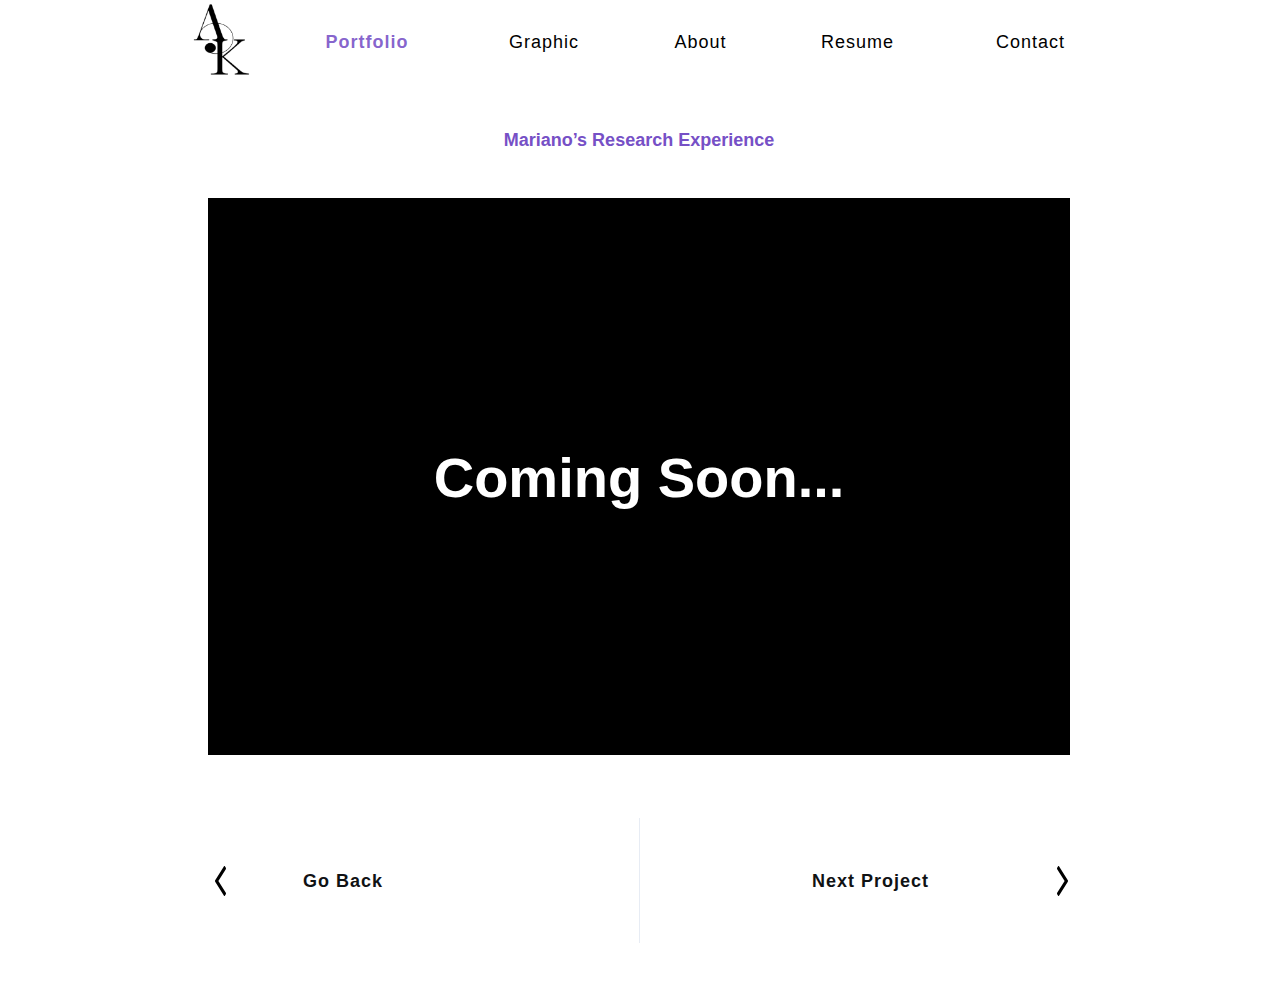
<file: marianos.html>
﻿<!DOCTYPE html>
<html>
  <head>
    <title>Marianos</title>
    <meta http-equiv="X-UA-Compatible" content="IE=edge"/>
    <meta http-equiv="content-type" content="text/html; charset=utf-8"/>
    <link href="resources/css/axure_rp_page.css" type="text/css" rel="stylesheet"/>
    <link href="data/styles.css" type="text/css" rel="stylesheet"/>
    <link href="files/marianos/styles.css" type="text/css" rel="stylesheet"/>
    <link href="" type="text/css" rel="stylesheet"/>
    <script src="resources/scripts/jquery-3.2.1.min.js"></script>
    <script src="resources/scripts/axure/axQuery.js"></script>
    <script src="resources/scripts/axure/globals.js"></script>
    <script src="resources/scripts/axutils.js"></script>
    <script src="resources/scripts/axure/annotation.js"></script>
    <script src="resources/scripts/axure/axQuery.std.js"></script>
    <script src="resources/scripts/axure/doc.js"></script>
    <script src="resources/scripts/messagecenter.js"></script>
    <script src="resources/scripts/axure/events.js"></script>
    <script src="resources/scripts/axure/recording.js"></script>
    <script src="resources/scripts/axure/action.js"></script>
    <script src="resources/scripts/axure/expr.js"></script>
    <script src="resources/scripts/axure/geometry.js"></script>
    <script src="resources/scripts/axure/flyout.js"></script>
    <script src="resources/scripts/axure/model.js"></script>
    <script src="resources/scripts/axure/repeater.js"></script>
    <script src="resources/scripts/axure/sto.js"></script>
    <script src="resources/scripts/axure/utils.temp.js"></script>
    <script src="resources/scripts/axure/variables.js"></script>
    <script src="resources/scripts/axure/drag.js"></script>
    <script src="resources/scripts/axure/move.js"></script>
    <script src="resources/scripts/axure/visibility.js"></script>
    <script src="resources/scripts/axure/style.js"></script>
    <script src="resources/scripts/axure/adaptive.js"></script>
    <script src="resources/scripts/axure/tree.js"></script>
    <script src="resources/scripts/axure/init.temp.js"></script>
    <script src="resources/scripts/axure/legacy.js"></script>
    <script src="resources/scripts/axure/viewer.js"></script>
    <script src="resources/scripts/axure/math.js"></script>
    <script src="resources/scripts/axure/jquery.nicescroll.min.js"></script>
    <script src="data/document.js"></script>
    <script src="files/marianos/data.js"></script>
    <script type="text/javascript">
      $axure.utils.getTransparentGifPath = function() { return 'resources/images/transparent.gif'; };
      $axure.utils.getOtherPath = function() { return 'resources/Other.html'; };
      $axure.utils.getReloadPath = function() { return 'resources/reload.html'; };
    </script>
  </head>
  <body>
    <div id="base" class="">

      <!-- Kroger (Group) -->
      <div id="u664" class="ax_default" data-label="Kroger" data-left="0" data-top="0" data-width="0" data-height="0">
      </div>

      <!-- Kroger (Group) -->
      <div id="u665" class="ax_default" data-label="Kroger" data-left="0" data-top="0" data-width="1920" data-height="1332">

        <!-- Kroger BG (Rectangle) -->
        <div id="u666" class="ax_default shape" data-label="Kroger BG">
          <div id="u666_div" class=""></div>
          <div id="u666_text" class="text " style="display:none; visibility: hidden">
            <p></p>
          </div>
        </div>

        <!-- Unnamed (Rectangle) -->
        <div id="u667" class="ax_default box_1">
          <div id="u667_div" class=""></div>
          <div id="u667_text" class="text " style="display:none; visibility: hidden">
            <p></p>
          </div>
        </div>

        <!-- Rectangle 18 (Rectangle) -->
        <div id="u668" class="ax_default shape" data-label="Rectangle 18">
          <div id="u668_div" class=""></div>
          <div id="u668_text" class="text " style="display:none; visibility: hidden">
            <p></p>
          </div>
        </div>

        <!-- Unnamed (Rectangle) -->
        <div id="u669" class="ax_default shape">
          <div id="u669_div" class=""></div>
          <div id="u669_text" class="text ">
            <p><span>Mariano’s Research Experience </span></p>
          </div>
        </div>

        <!-- Group 104 (Group) -->
        <div id="u670" class="ax_default" data-label="Group 104" data-left="265" data-top="12" data-width="1409" data-height="132">

          <!-- AK-2 png 1 (Image) -->
          <div id="u671" class="ax_default image" data-label="AK-2 png 1">
            <img id="u671_img" class="img " src="images/portfolio/ak-2_png_1_u4.png"/>
            <div id="u671_text" class="text " style="display:none; visibility: hidden">
              <p></p>
            </div>
          </div>

          <!-- Unnamed (Rectangle) -->
          <div id="u672" class="ax_default shape">
            <div id="u672_div" class=""></div>
            <div id="u672_text" class="text ">
              <p><span style="letter-spacing:1px;">Portfoli</span><span>o</span></p>
            </div>
          </div>

          <!-- Unnamed (Rectangle) -->
          <div id="u673" class="ax_default shape">
            <div id="u673_div" class=""></div>
            <div id="u673_text" class="text ">
              <p><span style="letter-spacing:1px;">Resum</span><span>e</span></p>
            </div>
          </div>

          <!-- Unnamed (Rectangle) -->
          <div id="u674" class="ax_default shape">
            <div id="u674_div" class=""></div>
            <div id="u674_text" class="text ">
              <p><span style="letter-spacing:1px;">Abou</span><span>t</span></p>
            </div>
          </div>

          <!-- Unnamed (Rectangle) -->
          <div id="u675" class="ax_default shape">
            <div id="u675_div" class=""></div>
            <div id="u675_text" class="text ">
              <p><span style="letter-spacing:1px;">Graphi</span><span>c</span></p>
            </div>
          </div>

          <!-- Unnamed (Rectangle) -->
          <div id="u676" class="ax_default shape">
            <div id="u676_div" class=""></div>
            <div id="u676_text" class="text ">
              <p><span style="letter-spacing:1px;">Contac</span><span>t</span></p>
            </div>
          </div>
        </div>

        <!-- Unnamed (Group) -->
        <div id="u677" class="ax_default" data-left="0" data-top="1132" data-width="960" data-height="200">

          <!-- Background (Rectangle) -->
          <div id="u678" class="ax_default shape" data-label="Background">
            <div id="u678_div" class=""></div>
            <div id="u678_text" class="text " style="display:none; visibility: hidden">
              <p></p>
            </div>
          </div>

          <!-- Unnamed (Group) -->
          <div id="u679" class="ax_default" data-left="345" data-top="1207" data-width="271" data-height="50">

            <!-- Unnamed (Rectangle) -->
            <div id="u680" class="ax_default shape">
              <div id="u680_div" class=""></div>
              <div id="u680_text" class="text ">
                <p><span>Go Back</span></p>
              </div>
            </div>

            <!-- Unnamed (Shape) -->
            <div id="u681" class="ax_default icon">
              <img id="u681_img" class="img " src="images/airfare/u200.svg"/>
              <div id="u681_text" class="text " style="display:none; visibility: hidden">
                <p></p>
              </div>
            </div>
          </div>
        </div>

        <!-- Unnamed (Group) -->
        <div id="u682" class="ax_default" data-left="959" data-top="1132" data-width="960" data-height="200">

          <!-- Background (Rectangle) -->
          <div id="u683" class="ax_default shape" data-label="Background">
            <div id="u683_div" class=""></div>
            <div id="u683_text" class="text " style="display:none; visibility: hidden">
              <p></p>
            </div>
          </div>

          <!-- Unnamed (Group) -->
          <div id="u684" class="ax_default" data-left="1302" data-top="1207" data-width="274" data-height="50">

            <!-- Unnamed (Shape) -->
            <div id="u685" class="ax_default icon">
              <img id="u685_img" class="img " src="images/airfare/u202.svg"/>
              <div id="u685_text" class="text " style="display:none; visibility: hidden">
                <p></p>
              </div>
            </div>

            <!-- Unnamed (Rectangle) -->
            <div id="u686" class="ax_default shape">
              <div id="u686_div" class=""></div>
              <div id="u686_text" class="text ">
                <p><span style="font-family:&quot;Poppins Bold&quot;, &quot;Poppins Regular&quot;, &quot;Poppins&quot;, sans-serif;">Next Project </span></p>
              </div>
            </div>
          </div>
        </div>

        <!-- Group 104 (Group) -->
        <div id="u687" class="ax_default ax_default_unplaced" data-label="Group 104" style="display:none; visibility: hidden" data-left="0" data-top="0" data-width="0" data-height="0">

          <!-- AK-2 png 1 (Image) -->
          <div id="u688" class="ax_default image ax_default_unplaced" data-label="AK-2 png 1" style="display:none; visibility: hidden">
            <img id="u688_img" class="img " src="resources/images/transparent.gif"/>
            <div id="u688_text" class="text " style="display:none; visibility: hidden">
              <p></p>
            </div>
          </div>

          <!-- Unnamed (Rectangle) -->
          <div id="u689" class="ax_default shape ax_default_unplaced" style="display:none; visibility: hidden">
            <div id="u689_div" class=""></div>
            <div id="u689_text" class="text ">
              <p><span style="letter-spacing:1px;">Portfoli</span><span>o</span></p>
            </div>
          </div>

          <!-- Unnamed (Rectangle) -->
          <div id="u690" class="ax_default shape ax_default_unplaced" style="display:none; visibility: hidden">
            <div id="u690_div" class=""></div>
            <div id="u690_text" class="text ">
              <p><span style="letter-spacing:1px;">Resum</span><span>e</span></p>
            </div>
          </div>

          <!-- Unnamed (Rectangle) -->
          <div id="u691" class="ax_default shape ax_default_unplaced" style="display:none; visibility: hidden">
            <div id="u691_div" class=""></div>
            <div id="u691_text" class="text ">
              <p><span style="letter-spacing:1px;">Abou</span><span>t</span></p>
            </div>
          </div>

          <!-- Unnamed (Rectangle) -->
          <div id="u692" class="ax_default shape ax_default_unplaced" style="display:none; visibility: hidden">
            <div id="u692_div" class=""></div>
            <div id="u692_text" class="text ">
              <p><span style="letter-spacing:1px;">Graphi</span><span>c</span></p>
            </div>
          </div>

          <!-- Unnamed (Rectangle) -->
          <div id="u693" class="ax_default shape ax_default_unplaced" style="display:none; visibility: hidden">
            <div id="u693_div" class=""></div>
            <div id="u693_text" class="text ">
              <p><span style="letter-spacing:1px;">Contac</span><span>t</span></p>
            </div>
          </div>
        </div>

        <!-- Rectangle 48 (Rectangle) -->
        <div id="u694" class="ax_default shape ax_default_unplaced" data-label="Rectangle 48" style="display:none; visibility: hidden">
          <div id="u694_div" class=""></div>
          <div id="u694_text" class="text " style="display:none; visibility: hidden">
            <p></p>
          </div>
        </div>

        <!-- Group 104 (Group) -->
        <div id="u695" class="ax_default ax_default_unplaced" data-label="Group 104" style="display:none; visibility: hidden" data-left="0" data-top="0" data-width="0" data-height="0">

          <!-- AK-2 png 1 (Image) -->
          <div id="u696" class="ax_default image ax_default_unplaced" data-label="AK-2 png 1" style="display:none; visibility: hidden">
            <img id="u696_img" class="img " src="resources/images/transparent.gif"/>
            <div id="u696_text" class="text " style="display:none; visibility: hidden">
              <p></p>
            </div>
          </div>

          <!-- Unnamed (Rectangle) -->
          <div id="u697" class="ax_default shape ax_default_unplaced" style="display:none; visibility: hidden">
            <div id="u697_div" class=""></div>
            <div id="u697_text" class="text ">
              <p><span style="letter-spacing:1px;">Portfoli</span><span>o</span></p>
            </div>
          </div>

          <!-- Unnamed (Rectangle) -->
          <div id="u698" class="ax_default shape ax_default_unplaced" style="display:none; visibility: hidden">
            <div id="u698_div" class=""></div>
            <div id="u698_text" class="text ">
              <p><span style="letter-spacing:1px;">Resum</span><span>e</span></p>
            </div>
          </div>

          <!-- Unnamed (Rectangle) -->
          <div id="u699" class="ax_default shape ax_default_unplaced" style="display:none; visibility: hidden">
            <div id="u699_div" class=""></div>
            <div id="u699_text" class="text ">
              <p><span style="letter-spacing:1px;">Abou</span><span>t</span></p>
            </div>
          </div>

          <!-- Unnamed (Rectangle) -->
          <div id="u700" class="ax_default shape ax_default_unplaced" style="display:none; visibility: hidden">
            <div id="u700_div" class=""></div>
            <div id="u700_text" class="text ">
              <p><span style="letter-spacing:1px;">Graphi</span><span>c</span></p>
            </div>
          </div>

          <!-- Unnamed (Rectangle) -->
          <div id="u701" class="ax_default shape ax_default_unplaced" style="display:none; visibility: hidden">
            <div id="u701_div" class=""></div>
            <div id="u701_text" class="text ">
              <p><span style="letter-spacing:1px;">Contac</span><span>t</span></p>
            </div>
          </div>
        </div>

        <!-- Unnamed (Rectangle) -->
        <div id="u702" class="ax_default shape">
          <div id="u702_div" class=""></div>
          <div id="u702_text" class="text ">
            <p><span>Coming Soon...</span></p>
          </div>
        </div>
      </div>

      <!-- divider (Rectangle) -->
      <div id="u703" class="ax_default shape" data-label="divider">
        <div id="u703_div" class=""></div>
        <div id="u703_text" class="text " style="display:none; visibility: hidden">
          <p></p>
        </div>
      </div>
    </div>
    <script src="resources/scripts/axure/ios.js"></script>
  </body>
</html>
</file>
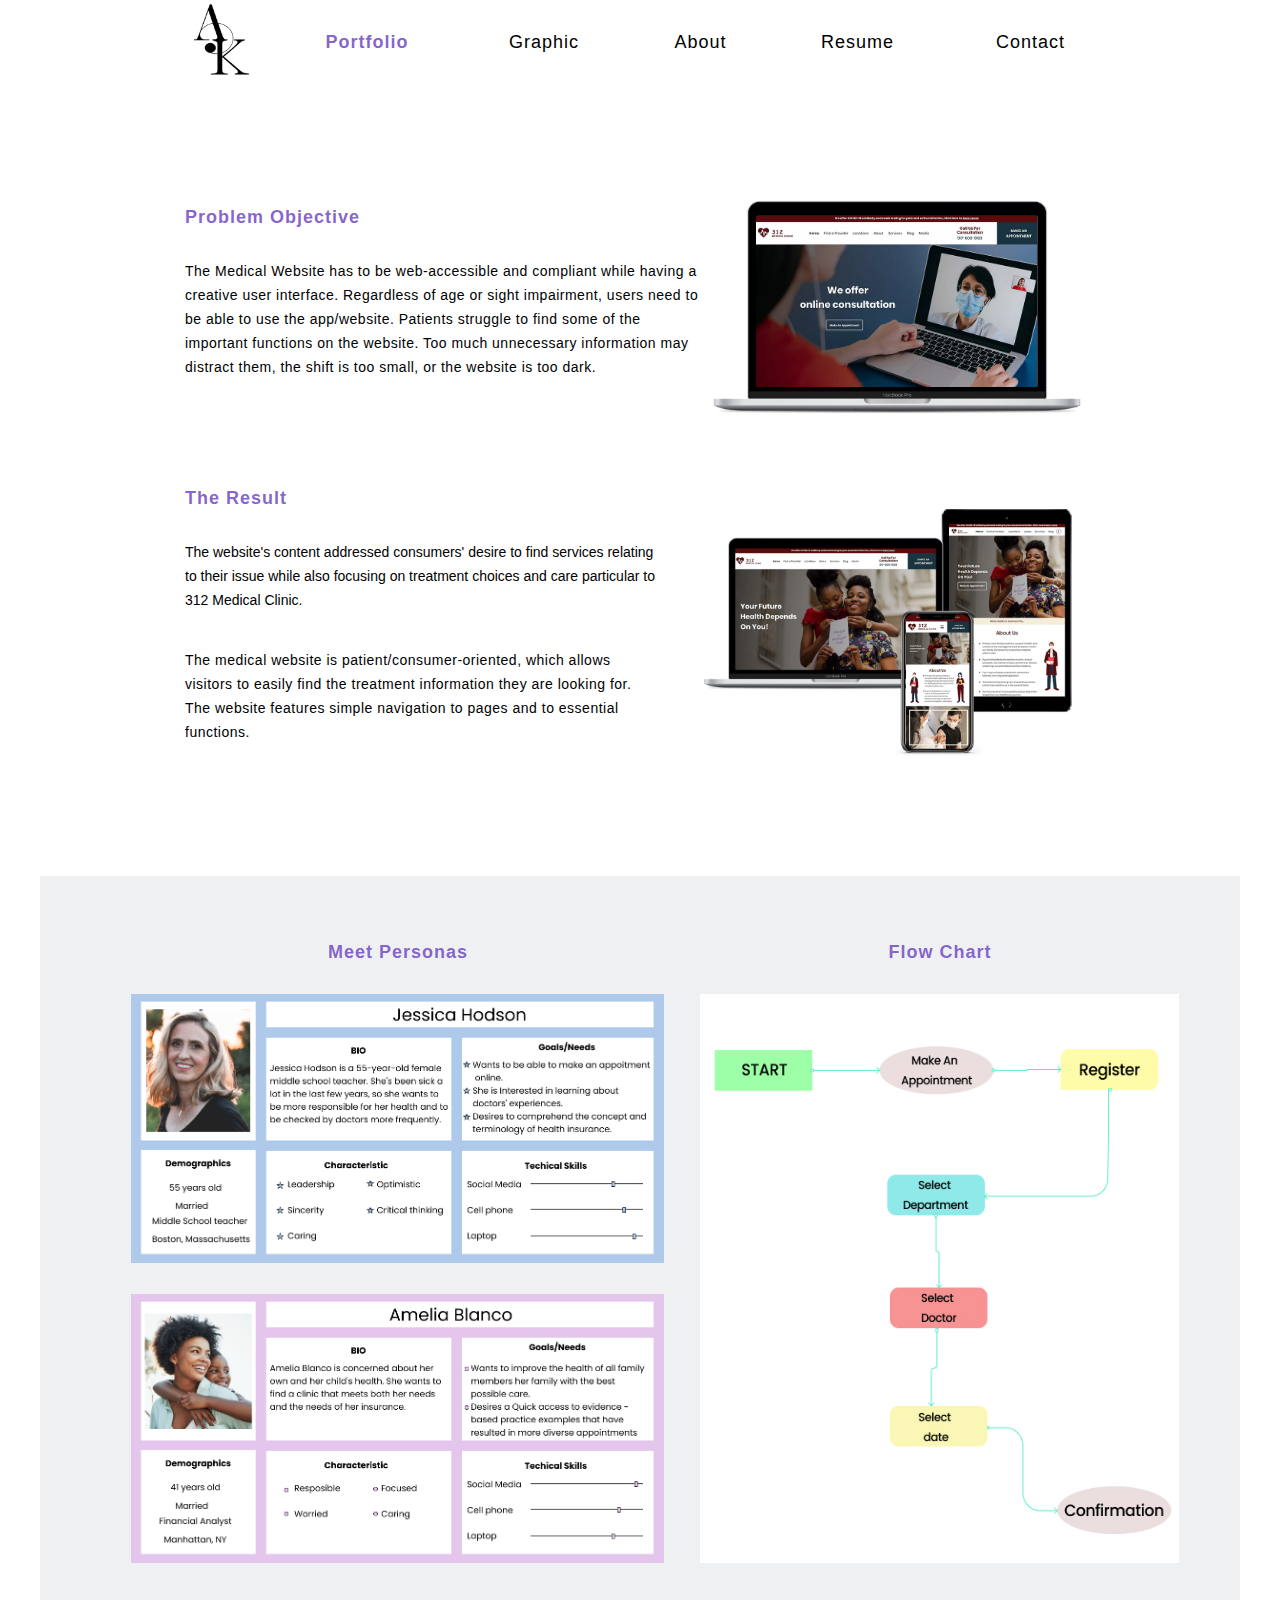
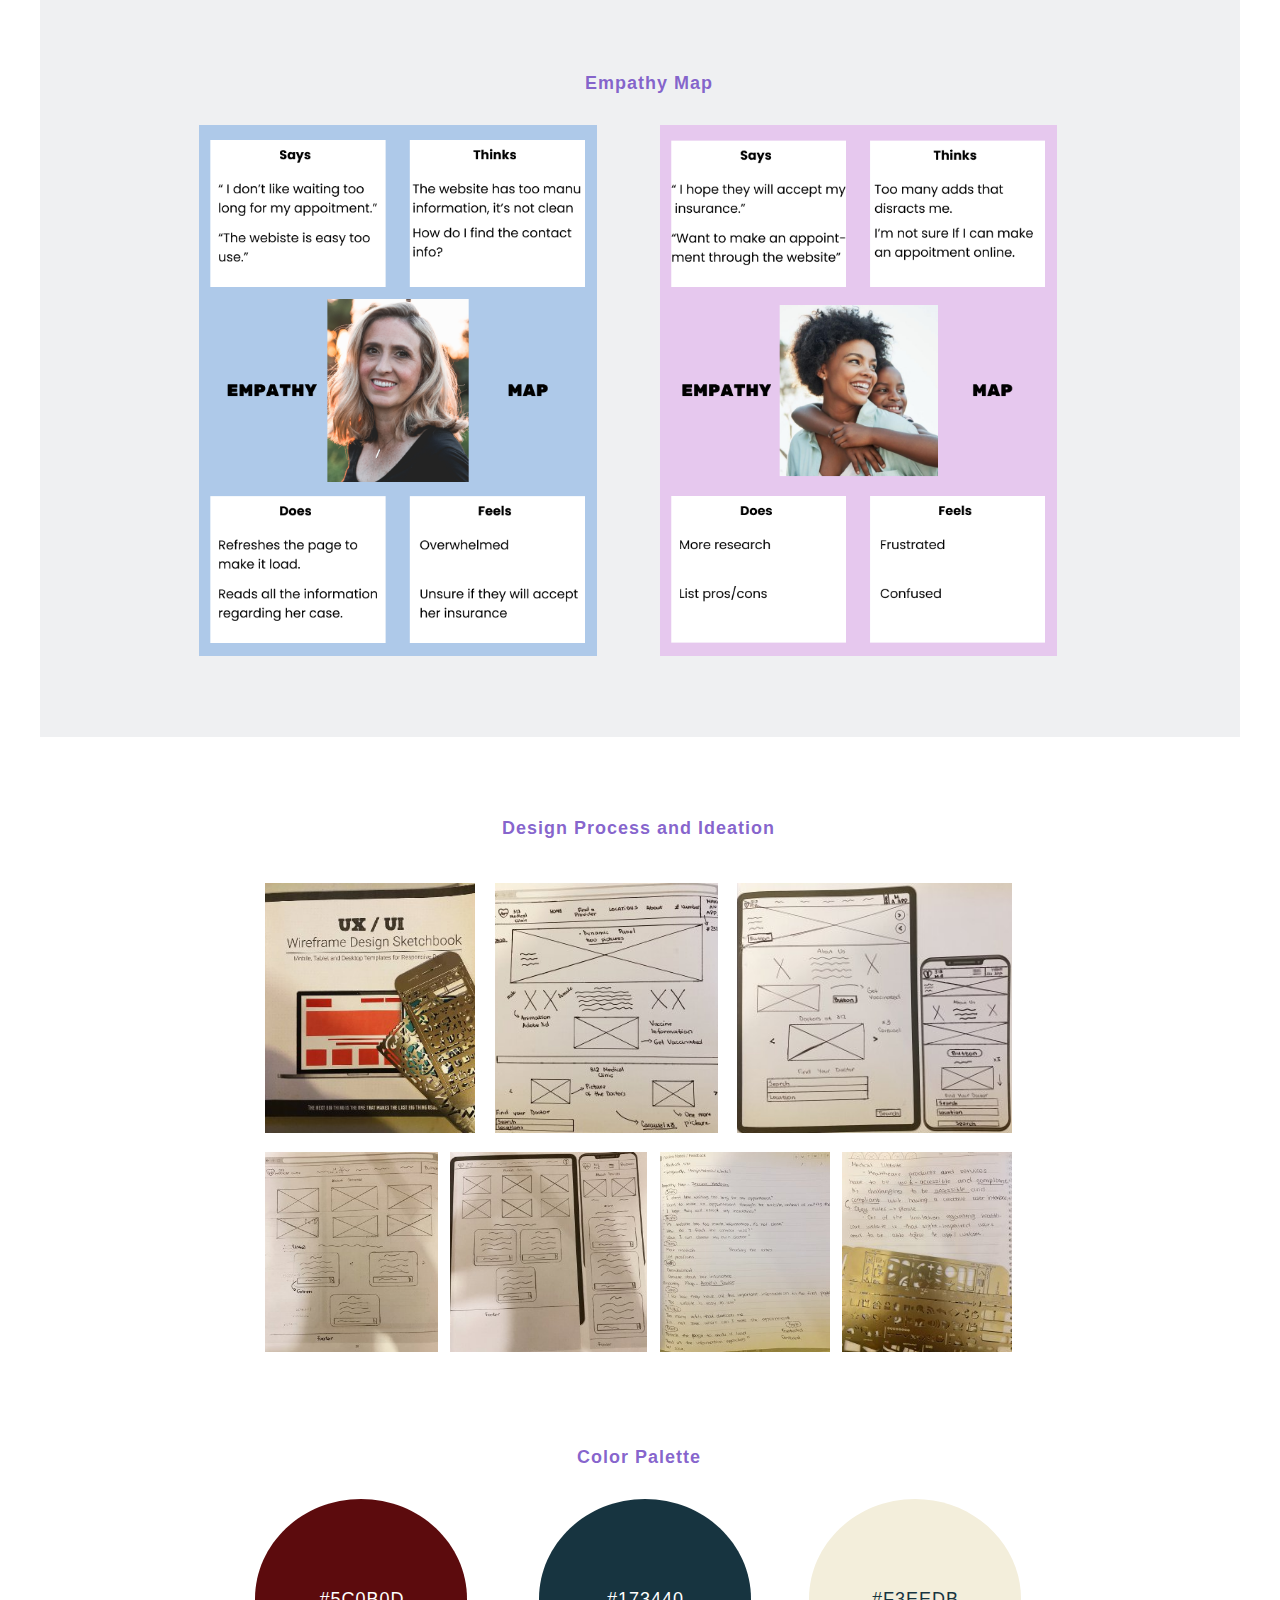
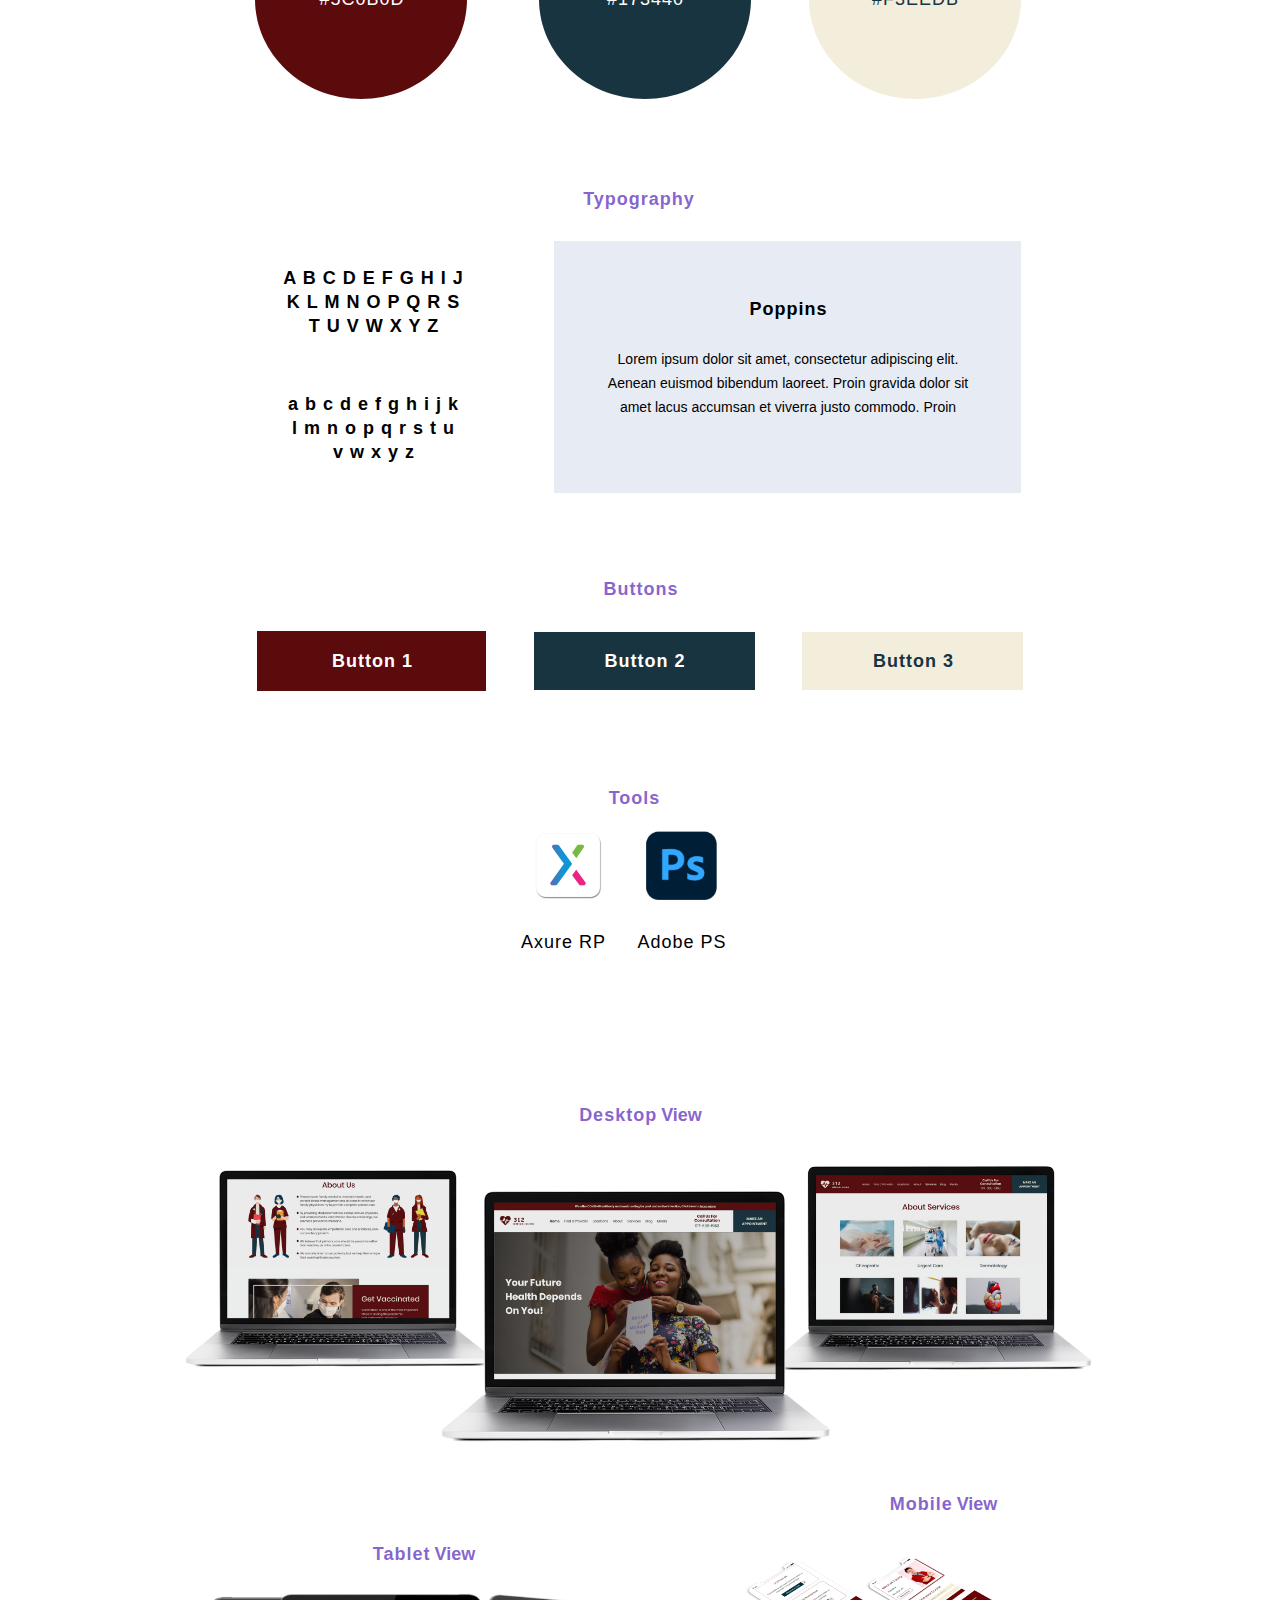
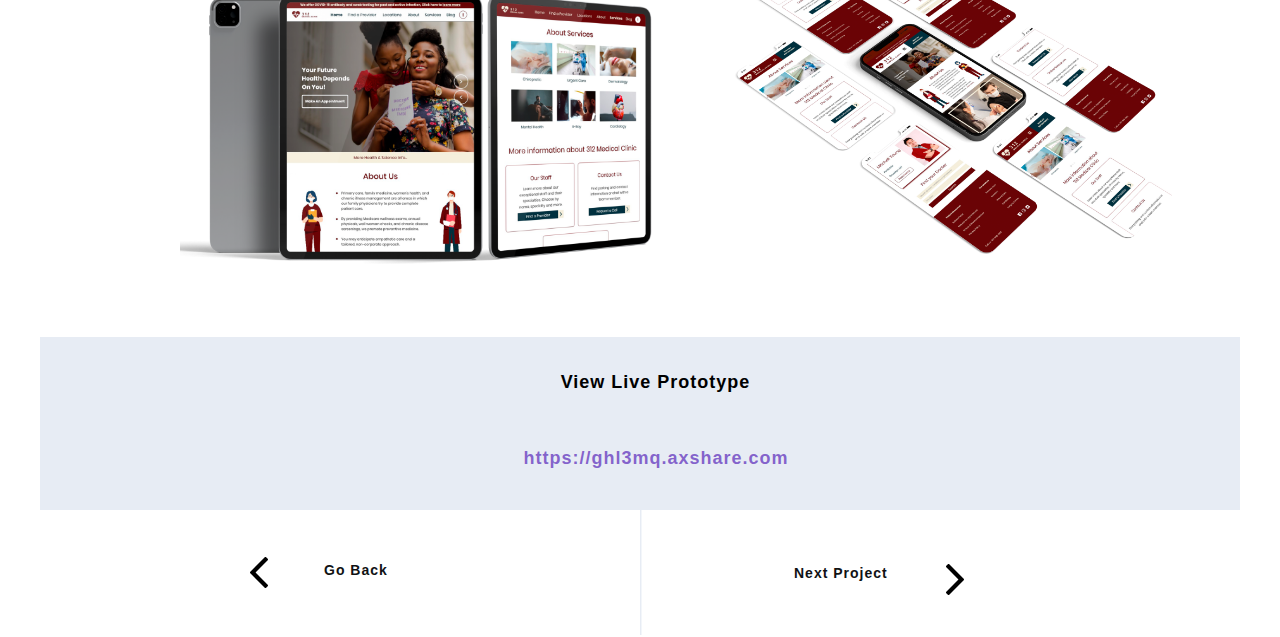
<file: medical.html>
﻿<!DOCTYPE html>
<html>
  <head>
    <title>Medical</title>
    <meta http-equiv="X-UA-Compatible" content="IE=edge"/>
    <meta http-equiv="content-type" content="text/html; charset=utf-8"/>
    <link href="resources/css/axure_rp_page.css" type="text/css" rel="stylesheet"/>
    <link href="data/styles.css" type="text/css" rel="stylesheet"/>
    <link href="files/medical/styles.css" type="text/css" rel="stylesheet"/>
    <link href="" type="text/css" rel="stylesheet"/>
    <script src="resources/scripts/jquery-3.2.1.min.js"></script>
    <script src="resources/scripts/axure/axQuery.js"></script>
    <script src="resources/scripts/axure/globals.js"></script>
    <script src="resources/scripts/axutils.js"></script>
    <script src="resources/scripts/axure/annotation.js"></script>
    <script src="resources/scripts/axure/axQuery.std.js"></script>
    <script src="resources/scripts/axure/doc.js"></script>
    <script src="resources/scripts/messagecenter.js"></script>
    <script src="resources/scripts/axure/events.js"></script>
    <script src="resources/scripts/axure/recording.js"></script>
    <script src="resources/scripts/axure/action.js"></script>
    <script src="resources/scripts/axure/expr.js"></script>
    <script src="resources/scripts/axure/geometry.js"></script>
    <script src="resources/scripts/axure/flyout.js"></script>
    <script src="resources/scripts/axure/model.js"></script>
    <script src="resources/scripts/axure/repeater.js"></script>
    <script src="resources/scripts/axure/sto.js"></script>
    <script src="resources/scripts/axure/utils.temp.js"></script>
    <script src="resources/scripts/axure/variables.js"></script>
    <script src="resources/scripts/axure/drag.js"></script>
    <script src="resources/scripts/axure/move.js"></script>
    <script src="resources/scripts/axure/visibility.js"></script>
    <script src="resources/scripts/axure/style.js"></script>
    <script src="resources/scripts/axure/adaptive.js"></script>
    <script src="resources/scripts/axure/tree.js"></script>
    <script src="resources/scripts/axure/init.temp.js"></script>
    <script src="resources/scripts/axure/legacy.js"></script>
    <script src="resources/scripts/axure/viewer.js"></script>
    <script src="resources/scripts/axure/math.js"></script>
    <script src="resources/scripts/axure/jquery.nicescroll.min.js"></script>
    <script src="data/document.js"></script>
    <script src="files/medical/data.js"></script>
    <script type="text/javascript">
      $axure.utils.getTransparentGifPath = function() { return 'resources/images/transparent.gif'; };
      $axure.utils.getOtherPath = function() { return 'resources/Other.html'; };
      $axure.utils.getReloadPath = function() { return 'resources/reload.html'; };
    </script>
  </head>
  <body>
    <div id="base" class="">

      <!-- Medical Website (Group) -->
      <div id="u235" class="ax_default" data-label="Medical Website" data-left="0" data-top="0" data-width="1920" data-height="8094">

        <!-- Medical Website BG (Rectangle) -->
        <div id="u236" class="ax_default shape" data-label="Medical Website BG">
          <div id="u236_div" class=""></div>
          <div id="u236_text" class="text " style="display:none; visibility: hidden">
            <p></p>
          </div>
        </div>

        <!-- Rectangle 47 (Rectangle) -->
        <div id="u237" class="ax_default shape" data-label="Rectangle 47">
          <div id="u237_div" class=""></div>
          <div id="u237_text" class="text " style="display:none; visibility: hidden">
            <p></p>
          </div>
        </div>

        <!-- Unnamed (Rectangle) -->
        <div id="u238" class="ax_default shape">
          <div id="u238_div" class=""></div>
          <div id="u238_text" class="text ">
            <p><span style="letter-spacing:1px;">Problem Objective</span><span> </span></p>
          </div>
        </div>

        <!-- Unnamed (Rectangle) -->
        <div id="u239" class="ax_default shape">
          <div id="u239_div" class=""></div>
          <div id="u239_text" class="text ">
            <p><span style="letter-spacing:0.5px;">The Medical Website has to be web-accessible and compliant while having a creative user interface. Regardless of age or sight impairment, users need to be able to use the app/website. Patients struggle to find some of the important functions on the website. Too much unnecessary information may distract them, the shift is too small, or the website is too dark</span><span>.</span></p>
          </div>
        </div>

        <!-- Group 9 (Group) -->
        <div id="u240" class="ax_default" data-label="Group 9" data-left="1227" data-top="247" data-width="544" data-height="315">

          <!-- image 5 (Image) -->
          <div id="u241" class="ax_default image" data-label="image 5">
            <img id="u241_img" class="img " src="images/medical/image_5_u241.png"/>
            <div id="u241_text" class="text " style="display:none; visibility: hidden">
              <p></p>
            </div>
          </div>

          <!-- image 5 (Rectangle) -->
          <div id="u242" class="ax_default shape" data-label="image 5">
            <div id="u242_div" class=""></div>
            <div id="u242_text" class="text " style="display:none; visibility: hidden">
              <p></p>
            </div>
          </div>
        </div>

        <!-- Unnamed (Rectangle) -->
        <div id="u243" class="ax_default shape">
          <div id="u243_div" class=""></div>
          <div id="u243_text" class="text ">
            <p><span style="letter-spacing:1px;">The Resul</span><span>t</span></p>
          </div>
        </div>

        <!-- Unnamed (Rectangle) -->
        <div id="u244" class="ax_default shape">
          <div id="u244_div" class=""></div>
          <div id="u244_text" class="text ">
            <p><span style="letter-spacing:0.5px;">The medical website is patient/consumer-oriented, which allows visitors to easily find the treatment information they are looking for. The website features simple navigation to pages and to essential functions</span><span>.</span></p>
          </div>
        </div>

        <!-- Unnamed (Rectangle) -->
        <div id="u245" class="ax_default shape">
          <div id="u245_div" class=""></div>
          <div id="u245_text" class="text ">
            <p><span>The website's content addressed consumers' desire to find services relating to their issue while also focusing on treatment choices and care particular to 312 Medical Clinic.</span></p>
          </div>
        </div>

        <!-- Group 11 (Group) -->
        <div id="u246" class="ax_default" data-label="Group 11" data-left="1567" data-top="614" data-width="202" data-height="289">

          <!-- image 9 (Image) -->
          <div id="u247" class="ax_default image" data-label="image 9">
            <img id="u247_img" class="img " src="images/medical/image_9_u247.png"/>
            <div id="u247_text" class="text " style="display:none; visibility: hidden">
              <p></p>
            </div>
          </div>

          <!-- image 10 (Rectangle) -->
          <div id="u248" class="ax_default shape" data-label="image 10">
            <div id="u248_div" class=""></div>
            <div id="u248_text" class="text " style="display:none; visibility: hidden">
              <p></p>
            </div>
          </div>
        </div>

        <!-- Group 10 (Group) -->
        <div id="u249" class="ax_default" data-label="Group 10" data-left="1227" data-top="652" data-width="387" data-height="224">

          <!-- image 3 (Rectangle) -->
          <div id="u250" class="ax_default shape" data-label="image 3">
            <div id="u250_div" class=""></div>
            <div id="u250_text" class="text " style="display:none; visibility: hidden">
              <p></p>
            </div>
          </div>

          <!-- image 6 (Image) -->
          <div id="u251" class="ax_default image" data-label="image 6">
            <img id="u251_img" class="img " src="images/medical/image_5_u241.png"/>
            <div id="u251_text" class="text " style="display:none; visibility: hidden">
              <p></p>
            </div>
          </div>
        </div>

        <!-- image 8 (Rectangle) -->
        <div id="u252" class="ax_default shape" data-label="image 8">
          <div id="u252_div" class=""></div>
          <div id="u252_text" class="text " style="display:none; visibility: hidden">
            <p></p>
          </div>
        </div>

        <!-- image 7 (Image) -->
        <div id="u253" class="ax_default image" data-label="image 7">
          <img id="u253_img" class="img " src="images/medical/image_7_u253.png"/>
          <div id="u253_text" class="text " style="display:none; visibility: hidden">
            <p></p>
          </div>
        </div>

        <!-- Unnamed (Group) -->
        <div id="u254" class="ax_default" data-left="186" data-top="2197" data-width="1545" data-height="1103">

          <!-- Unnamed (Rectangle) -->
          <div id="u255" class="ax_default shape">
            <div id="u255_div" class=""></div>
            <div id="u255_text" class="text ">
              <p><span style="letter-spacing:1px;">Empathy Ma</span><span>p</span></p>
            </div>
          </div>

          <!-- Group 14 (Group) -->
          <div id="u256" class="ax_default" data-label="Group 14" data-left="186" data-top="2320" data-width="1545" data-height="980">

            <!-- EM 1 1 (Rectangle) -->
            <div id="u257" class="ax_default shape" data-label="EM 1 1">
              <div id="u257_div" class=""></div>
              <div id="u257_text" class="text " style="display:none; visibility: hidden">
                <p></p>
              </div>
            </div>

            <!-- EM 1 2 (Rectangle) -->
            <div id="u258" class="ax_default shape" data-label="EM 1 2">
              <div id="u258_div" class=""></div>
              <div id="u258_text" class="text " style="display:none; visibility: hidden">
                <p></p>
              </div>
            </div>
          </div>
        </div>

        <!-- Unnamed (Group) -->
        <div id="u259" class="ax_default" data-left="139" data-top="1079" data-width="1642" data-height="1024">

          <!-- Unnamed (Group) -->
          <div id="u260" class="ax_default" data-left="139" data-top="1079" data-width="873" data-height="1024">

            <!-- Unnamed (Rectangle) -->
            <div id="u261" class="ax_default shape">
              <div id="u261_div" class=""></div>
              <div id="u261_text" class="text ">
                <p><span style="letter-spacing:1px;">Meet Persona</span><span>s</span></p>
              </div>
            </div>

            <!-- Group 13 (Group) -->
            <div id="u262" class="ax_default" data-label="Group 13" data-left="139" data-top="1181" data-width="873" data-height="922">

              <!-- Persona 1 1 (Rectangle) -->
              <div id="u263" class="ax_default shape" data-label="Persona 1 1">
                <div id="u263_div" class=""></div>
                <div id="u263_text" class="text " style="display:none; visibility: hidden">
                  <p></p>
                </div>
              </div>

              <!-- Persona 1 2 (Rectangle) -->
              <div id="u264" class="ax_default shape" data-label="Persona 1 2">
                <div id="u264_div" class=""></div>
                <div id="u264_text" class="text " style="display:none; visibility: hidden">
                  <p></p>
                </div>
              </div>
            </div>
          </div>

          <!-- Unnamed (Group) -->
          <div id="u265" class="ax_default" data-left="1054" data-top="1079" data-width="727" data-height="1024">

            <!-- Unnamed (Rectangle) -->
            <div id="u266" class="ax_default shape">
              <div id="u266_div" class=""></div>
              <div id="u266_text" class="text ">
                <p><span style="letter-spacing:1px;">Flow Char</span><span>t</span></p>
              </div>
            </div>

            <!-- flowchart jpg 1 (Image) -->
            <div id="u267" class="ax_default image" data-label="flowchart jpg 1">
              <img id="u267_img" class="img " src="images/medical/flowchart_jpg_1_u267.png"/>
              <div id="u267_text" class="text " style="display:none; visibility: hidden">
                <p></p>
              </div>
            </div>
          </div>
        </div>

        <!-- Unnamed (Rectangle) -->
        <div id="u268" class="ax_default shape">
          <div id="u268_div" class=""></div>
          <div id="u268_text" class="text ">
            <p><span style="letter-spacing:1px;">Design Process and Ideatio</span><span>n</span></p>
          </div>
        </div>

        <!-- Unnamed (Group) -->
        <div id="u269" class="ax_default" data-left="368" data-top="3670" data-width="1184" data-height="389">

          <!-- image 15 (Rectangle) -->
          <div id="u270" class="ax_default shape" data-label="image 15">
            <div id="u270_div" class=""></div>
            <div id="u270_text" class="text " style="display:none; visibility: hidden">
              <p></p>
            </div>
          </div>

          <!-- image 16 (Rectangle) -->
          <div id="u271" class="ax_default shape" data-label="image 16">
            <div id="u271_div" class=""></div>
            <div id="u271_text" class="text " style="display:none; visibility: hidden">
              <p></p>
            </div>
          </div>

          <!-- image 13 (Rectangle) -->
          <div id="u272" class="ax_default shape" data-label="image 13">
            <div id="u272_div" class=""></div>
            <div id="u272_text" class="text " style="display:none; visibility: hidden">
              <p></p>
            </div>
          </div>
        </div>

        <!-- Group 58 (Group) -->
        <div id="u273" class="ax_default" data-label="Group 58" data-left="207" data-top="4120" data-width="1506" data-height="393">

          <!-- image 18 (Rectangle) -->
          <div id="u274" class="ax_default shape" data-label="image 18">
            <div id="u274_div" class=""></div>
            <div id="u274_text" class="text " style="display:none; visibility: hidden">
              <p></p>
            </div>
          </div>

          <!-- image 17 (Rectangle) -->
          <div id="u275" class="ax_default shape" data-label="image 17">
            <div id="u275_div" class=""></div>
            <div id="u275_text" class="text " style="display:none; visibility: hidden">
              <p></p>
            </div>
          </div>

          <!-- image 19 (Rectangle) -->
          <div id="u276" class="ax_default shape" data-label="image 19">
            <div id="u276_div" class=""></div>
            <div id="u276_text" class="text " style="display:none; visibility: hidden">
              <p></p>
            </div>
          </div>

          <!-- image 20 (Rectangle) -->
          <div id="u277" class="ax_default shape" data-label="image 20">
            <div id="u277_div" class=""></div>
            <div id="u277_text" class="text " style="display:none; visibility: hidden">
              <p></p>
            </div>
          </div>
        </div>

        <!-- Unnamed (Rectangle) -->
        <div id="u278" class="ax_default shape">
          <div id="u278_div" class=""></div>
          <div id="u278_text" class="text ">
            <p><span style="letter-spacing:1px;">Color Palett</span><span>e</span></p>
          </div>
        </div>

        <!-- Group 59 (Group) -->
        <div id="u279" class="ax_default" data-label="Group 59" data-left="400" data-top="4833" data-width="1117" data-height="323">

          <!-- Ellipse 1 (Shape) -->
          <div id="u280" class="ax_default shape" data-label="Ellipse 1">
            <img id="u280_img" class="img " src="images/medical/ellipse_1_u280.svg"/>
            <div id="u280_text" class="text " style="display:none; visibility: hidden">
              <p></p>
            </div>
          </div>

          <!-- Ellipse 2 (Shape) -->
          <div id="u281" class="ax_default shape" data-label="Ellipse 2">
            <img id="u281_img" class="img " src="images/medical/ellipse_2_u281.svg"/>
            <div id="u281_text" class="text " style="display:none; visibility: hidden">
              <p></p>
            </div>
          </div>

          <!-- Ellipse 3 (Shape) -->
          <div id="u282" class="ax_default shape" data-label="Ellipse 3">
            <img id="u282_img" class="img " src="images/medical/ellipse_3_u282.svg"/>
            <div id="u282_text" class="text " style="display:none; visibility: hidden">
              <p></p>
            </div>
          </div>

          <!-- Unnamed (Rectangle) -->
          <div id="u283" class="ax_default shape">
            <div id="u283_div" class=""></div>
            <div id="u283_text" class="text ">
              <p><span style="letter-spacing:1px;">#5C0B0</span><span>D</span></p>
            </div>
          </div>

          <!-- Unnamed (Rectangle) -->
          <div id="u284" class="ax_default shape">
            <div id="u284_div" class=""></div>
            <div id="u284_text" class="text ">
              <p><span style="letter-spacing:1px;">#17344</span><span>0</span></p>
            </div>
          </div>

          <!-- Unnamed (Rectangle) -->
          <div id="u285" class="ax_default shape">
            <div id="u285_div" class=""></div>
            <div id="u285_text" class="text ">
              <p><span style="letter-spacing:1px;">#F3EED</span><span>B</span></p>
            </div>
          </div>
        </div>

        <!-- Group 149 (Group) -->
        <div id="u286" class="ax_default" data-label="Group 149" data-left="950" data-top="5446" data-width="891" data-height="322">

          <!-- Unnamed (Rectangle) -->
          <div id="u287" class="ax_default shape">
            <div id="u287_div" class=""></div>
            <div id="u287_text" class="text ">
              <p><span style="letter-spacing:1px;">A B C D E F G H I J</span></p><p><span style="letter-spacing:1px;">K L M N O P Q R S</span></p><p><span style="letter-spacing:1px;">T U V W X Y </span><span>Z</span></p>
            </div>
          </div>

          <!-- Unnamed (Rectangle) -->
          <div id="u288" class="ax_default shape">
            <div id="u288_div" class=""></div>
            <div id="u288_text" class="text ">
              <p><span style="letter-spacing:1px;">a b c d e f g h i j k </span></p><p><span style="letter-spacing:1px;">l m n o p q r s t u</span></p><p><span style="letter-spacing:1px;">v w x y </span><span>z</span></p>
            </div>
          </div>

          <!-- Group 60 (Group) -->
          <div id="u289" class="ax_default" data-label="Group 60" data-left="950" data-top="5452" data-width="530" data-height="316">

            <!-- Rectangle 26 (Rectangle) -->
            <div id="u290" class="ax_default shape" data-label="Rectangle 26">
              <div id="u290_div" class=""></div>
              <div id="u290_text" class="text " style="display:none; visibility: hidden">
                <p></p>
              </div>
            </div>

            <!-- Unnamed (Group) -->
            <div id="u291" class="ax_default" data-left="987" data-top="5469" data-width="457" data-height="283">

              <!-- Unnamed (Rectangle) -->
              <div id="u292" class="ax_default shape">
                <div id="u292_div" class=""></div>
                <div id="u292_text" class="text ">
                  <p><span>Lorem ipsum dolor sit amet, consectetur adipiscing elit. Aenean euismod bibendum laoreet. Proin gravida dolor sit amet lacus accumsan et viverra justo commodo. Proin </span></p>
                </div>
              </div>

              <!-- Unnamed (Rectangle) -->
              <div id="u293" class="ax_default shape">
                <div id="u293_div" class=""></div>
                <div id="u293_text" class="text ">
                  <p><span style="letter-spacing:1px;">Poppin</span><span>s</span></p>
                </div>
              </div>
            </div>
          </div>
        </div>

        <!-- Unnamed (Rectangle) -->
        <div id="u294" class="ax_default shape">
          <div id="u294_div" class=""></div>
          <div id="u294_text" class="text ">
            <p><span style="letter-spacing:1px;">Typograph</span><span>y</span></p>
          </div>
        </div>

        <!-- Unnamed (Rectangle) -->
        <div id="u295" class="ax_default shape">
          <div id="u295_div" class=""></div>
          <div id="u295_text" class="text ">
            <p><span style="letter-spacing:1px;">Button</span><span>s</span></p>
          </div>
        </div>

        <!-- Group 61 (Group) -->
        <div id="u296" class="ax_default" data-label="Group 61" data-left="249" data-top="5452" data-width="354" data-height="316">

          <!-- Rectangle 39 (Rectangle) -->
          <div id="u297" class="ax_default shape" data-label="Rectangle 39">
            <div id="u297_div" class=""></div>
            <div id="u297_text" class="text " style="display:none; visibility: hidden">
              <p></p>
            </div>
          </div>

          <!-- Rectangle 40 (Rectangle) -->
          <div id="u298" class="ax_default shape" data-label="Rectangle 40">
            <div id="u298_div" class=""></div>
            <div id="u298_text" class="text " style="display:none; visibility: hidden">
              <p></p>
            </div>
          </div>

          <!-- Unnamed (Rectangle) -->
          <div id="u299" class="ax_default shape">
            <div id="u299_div" class=""></div>
            <div id="u299_text" class="text ">
              <p><span style="letter-spacing:1px;">Button </span><span>1</span></p>
            </div>
          </div>

          <!-- Unnamed (Rectangle) -->
          <div id="u300" class="ax_default shape">
            <div id="u300_div" class=""></div>
            <div id="u300_text" class="text ">
              <p><span style="letter-spacing:1px;">Button </span><span>2</span></p>
            </div>
          </div>

          <!-- Rectangle 41 (Rectangle) -->
          <div id="u301" class="ax_default shape" data-label="Rectangle 41">
            <div id="u301_div" class=""></div>
            <div id="u301_text" class="text " style="display:none; visibility: hidden">
              <p></p>
            </div>
          </div>

          <!-- Unnamed (Rectangle) -->
          <div id="u302" class="ax_default shape">
            <div id="u302_div" class=""></div>
            <div id="u302_text" class="text ">
              <p><span style="letter-spacing:1px;">Button </span><span>3</span></p>
            </div>
          </div>
        </div>

        <!-- Group 150 (Group) -->
        <div id="u303" class="ax_default" data-label="Group 150" data-left="843" data-top="5974" data-width="233" data-height="84">

          <!-- Unnamed (Rectangle) -->
          <div id="u304" class="ax_default shape">
            <div id="u304_div" class=""></div>
            <div id="u304_text" class="text ">
              <p><span style="letter-spacing:1px;">Deskto</span><span>p View</span></p>
            </div>
          </div>
        </div>

        <!-- Unnamed (Rectangle) -->
        <div id="u305" class="ax_default shape">
          <div id="u305_div" class=""></div>
          <div id="u305_text" class="text ">
            <p><span style="letter-spacing:1px;">&nbsp;Tool</span><span>s</span></p>
          </div>
        </div>

        <!-- Group 62 (Group) -->
        <div id="u306" class="ax_default" data-label="Group 62" data-left="758" data-top="5452" data-width="112" data-height="316">

          <!-- Unnamed (Rectangle) -->
          <div id="u307" class="ax_default shape">
            <div id="u307_div" class=""></div>
            <div id="u307_text" class="text ">
              <p><span style="letter-spacing:1px;">Axure R</span><span>P</span></p>
            </div>
          </div>

          <!-- Unnamed (Rectangle) -->
          <div id="u308" class="ax_default shape">
            <div id="u308_div" class=""></div>
            <div id="u308_text" class="text ">
              <p><span style="letter-spacing:1px;">Adobe P</span><span>S</span></p>
            </div>
          </div>

          <!-- image 22 (Rectangle) -->
          <div id="u309" class="ax_default shape" data-label="image 22">
            <div id="u309_div" class=""></div>
            <div id="u309_text" class="text " style="display:none; visibility: hidden">
              <p></p>
            </div>
          </div>

          <!-- image 11 (Image) -->
          <div id="u310" class="ax_default image" data-label="image 11">
            <img id="u310_img" class="img " src="images/airfare/image_11_u210.png"/>
            <div id="u310_text" class="text " style="display:none; visibility: hidden">
              <p></p>
            </div>
          </div>
        </div>

        <!-- Rectangle 18 (Rectangle) -->
        <div id="u311" class="ax_default shape" data-label="Rectangle 18">
          <div id="u311_div" class=""></div>
          <div id="u311_text" class="text " style="display:none; visibility: hidden">
            <p></p>
          </div>
        </div>

        <!-- Group 157 (Group) -->
        <div id="u312" class="ax_default" data-label="Group 157" data-left="0" data-top="7618" data-width="1920" data-height="276">

          <!-- Rectangle 72 (Rectangle) -->
          <div id="u313" class="ax_default shape" data-label="Rectangle 72">
            <div id="u313_div" class=""></div>
            <div id="u313_text" class="text " style="display:none; visibility: hidden">
              <p></p>
            </div>
          </div>

          <!-- Group 156 (Group) -->
          <div id="u314" class="ax_default" data-label="Group 156" data-left="723" data-top="7672" data-width="475" data-height="168">

            <!-- Unnamed (Rectangle) -->
            <div id="u315" class="ax_default shape">
              <div id="u315_div" class=""></div>
              <div id="u315_text" class="text ">
                <p><span style="letter-spacing:1px;">View Live Prototyp</span><span>e</span></p>
              </div>
            </div>

            <!-- Unnamed (Rectangle) -->
            <div id="u316" class="ax_default shape">
              <div id="u316_div" class=""></div>
              <div id="u316_text" class="text ">
                <p><span style="letter-spacing:1px;">https://ghl3mq.axshare.co</span><span>m</span></p>
              </div>
            </div>
          </div>
        </div>

        <!-- Group 159 (Group) -->
        <div id="u317" class="ax_default" data-label="Group 159" data-left="148" data-top="6806" data-width="1623" data-height="727">

          <!-- Group 158 (Group) -->
          <div id="u318" class="ax_default" data-label="Group 158" data-left="148" data-top="6806" data-width="771" data-height="601">

            <!-- medical mockup tablet 1 (Image) -->
            <div id="u319" class="ax_default image" data-label="medical mockup tablet 1">
              <img id="u319_img" class="img " src="images/medical/medical_mockup_tablet_1_u319.png"/>
              <div id="u319_text" class="text " style="display:none; visibility: hidden">
                <p></p>
              </div>
            </div>

            <!-- Unnamed (Rectangle) -->
            <div id="u320" class="ax_default shape">
              <div id="u320_div" class=""></div>
              <div id="u320_text" class="text ">
                <p><span style="letter-spacing:1px;">Table</span><span>t View</span></p>
              </div>
            </div>
          </div>

          <!-- medical3 1 (Image) -->
          <div id="u321" class="ax_default image" data-label="medical3 1">
            <img id="u321_img" class="img " src="images/medical/medical3_1_u321.png"/>
            <div id="u321_text" class="text " style="display:none; visibility: hidden">
              <p></p>
            </div>
          </div>

          <!-- Unnamed (Rectangle) -->
          <div id="u322" class="ax_default shape">
            <div id="u322_div" class=""></div>
            <div id="u322_text" class="text ">
              <p><span style="letter-spacing:1px;">Mobil</span><span>e View</span></p>
            </div>
          </div>
        </div>

        <!-- Group 160 (Group) -->
        <div id="u323" class="ax_default" data-label="Group 160" data-left="108" data-top="6058" data-width="1703" data-height="555">

          <!-- 3 2 (Image) -->
          <div id="u324" class="ax_default image" data-label="3 2">
            <img id="u324_img" class="img " src="images/medical/3_2_u324.png"/>
            <div id="u324_text" class="text " style="display:none; visibility: hidden">
              <p></p>
            </div>
          </div>

          <!-- 4 3 (Image) -->
          <div id="u325" class="ax_default image" data-label="4 3">
            <img id="u325_img" class="img " src="images/medical/4_3_u325.png"/>
            <div id="u325_text" class="text " style="display:none; visibility: hidden">
              <p></p>
            </div>
          </div>

          <!-- 1 2347 (Image) -->
          <div id="u326" class="ax_default image" data-label="1 2347">
            <img id="u326_img" class="img " src="images/medical/1_2347_u326.png"/>
            <div id="u326_text" class="text " style="display:none; visibility: hidden">
              <p></p>
            </div>
          </div>
        </div>

        <!-- Rectangle 17 (Rectangle) -->
        <div id="u327" class="ax_default shape" data-label="Rectangle 17">
          <div id="u327_div" class=""></div>
          <div id="u327_text" class="text " style="display:none; visibility: hidden">
            <p></p>
          </div>
        </div>

        <!-- Group 104 (Group) -->
        <div id="u328" class="ax_default" data-label="Group 104" data-left="255" data-top="2" data-width="1409" data-height="132">

          <!-- AK-2 png 1 (Image) -->
          <div id="u329" class="ax_default image" data-label="AK-2 png 1">
            <img id="u329_img" class="img " src="images/portfolio/ak-2_png_1_u4.png"/>
            <div id="u329_text" class="text " style="display:none; visibility: hidden">
              <p></p>
            </div>
          </div>

          <!-- Unnamed (Rectangle) -->
          <div id="u330" class="ax_default shape">
            <div id="u330_div" class=""></div>
            <div id="u330_text" class="text ">
              <p><span style="letter-spacing:1px;">Portfoli</span><span>o</span></p>
            </div>
          </div>

          <!-- Unnamed (Rectangle) -->
          <div id="u331" class="ax_default shape">
            <div id="u331_div" class=""></div>
            <div id="u331_text" class="text ">
              <p><span style="letter-spacing:1px;">Resum</span><span>e</span></p>
            </div>
          </div>

          <!-- Unnamed (Rectangle) -->
          <div id="u332" class="ax_default shape">
            <div id="u332_div" class=""></div>
            <div id="u332_text" class="text ">
              <p><span style="letter-spacing:1px;">Abou</span><span>t</span></p>
            </div>
          </div>

          <!-- Unnamed (Rectangle) -->
          <div id="u333" class="ax_default shape">
            <div id="u333_div" class=""></div>
            <div id="u333_text" class="text ">
              <p><span style="letter-spacing:1px;">Graphi</span><span>c</span></p>
            </div>
          </div>

          <!-- Unnamed (Rectangle) -->
          <div id="u334" class="ax_default shape">
            <div id="u334_div" class=""></div>
            <div id="u334_text" class="text ">
              <p><span style="letter-spacing:1px;">Contac</span><span>t</span></p>
            </div>
          </div>
        </div>

        <!-- Group 104 (Group) -->
        <div id="u335" class="ax_default ax_default_unplaced" data-label="Group 104" style="display:none; visibility: hidden" data-left="0" data-top="0" data-width="0" data-height="0">

          <!-- AK-2 png 1 (Image) -->
          <div id="u336" class="ax_default image ax_default_unplaced" data-label="AK-2 png 1" style="display:none; visibility: hidden">
            <img id="u336_img" class="img " src="resources/images/transparent.gif"/>
            <div id="u336_text" class="text " style="display:none; visibility: hidden">
              <p></p>
            </div>
          </div>

          <!-- Unnamed (Rectangle) -->
          <div id="u337" class="ax_default shape ax_default_unplaced" style="display:none; visibility: hidden">
            <div id="u337_div" class=""></div>
            <div id="u337_text" class="text ">
              <p><span style="letter-spacing:1px;">Portfoli</span><span>o</span></p>
            </div>
          </div>

          <!-- Unnamed (Rectangle) -->
          <div id="u338" class="ax_default shape ax_default_unplaced" style="display:none; visibility: hidden">
            <div id="u338_div" class=""></div>
            <div id="u338_text" class="text ">
              <p><span style="letter-spacing:1px;">Resum</span><span>e</span></p>
            </div>
          </div>

          <!-- Unnamed (Rectangle) -->
          <div id="u339" class="ax_default shape ax_default_unplaced" style="display:none; visibility: hidden">
            <div id="u339_div" class=""></div>
            <div id="u339_text" class="text ">
              <p><span style="letter-spacing:1px;">Abou</span><span>t</span></p>
            </div>
          </div>

          <!-- Unnamed (Rectangle) -->
          <div id="u340" class="ax_default shape ax_default_unplaced" style="display:none; visibility: hidden">
            <div id="u340_div" class=""></div>
            <div id="u340_text" class="text ">
              <p><span style="letter-spacing:1px;">Graphi</span><span>c</span></p>
            </div>
          </div>

          <!-- Unnamed (Rectangle) -->
          <div id="u341" class="ax_default shape ax_default_unplaced" style="display:none; visibility: hidden">
            <div id="u341_div" class=""></div>
            <div id="u341_text" class="text ">
              <p><span style="letter-spacing:1px;">Contac</span><span>t</span></p>
            </div>
          </div>
        </div>

        <!-- Unnamed (Image) -->
        <div id="u342" class="ax_default image ax_default_unplaced" style="display:none; visibility: hidden">
          <img id="u342_img" class="img " src="resources/images/transparent.gif"/>
          <div id="u342_text" class="text " style="display:none; visibility: hidden">
            <p></p>
          </div>
        </div>

        <!-- Group 104 (Group) -->
        <div id="u343" class="ax_default ax_default_unplaced" data-label="Group 104" style="display:none; visibility: hidden" data-left="0" data-top="0" data-width="0" data-height="0">

          <!-- AK-2 png 1 (Image) -->
          <div id="u344" class="ax_default image ax_default_unplaced" data-label="AK-2 png 1" style="display:none; visibility: hidden">
            <img id="u344_img" class="img " src="resources/images/transparent.gif"/>
            <div id="u344_text" class="text " style="display:none; visibility: hidden">
              <p></p>
            </div>
          </div>

          <!-- Unnamed (Rectangle) -->
          <div id="u345" class="ax_default shape ax_default_unplaced" style="display:none; visibility: hidden">
            <div id="u345_div" class=""></div>
            <div id="u345_text" class="text ">
              <p><span style="letter-spacing:1px;">Portfoli</span><span>o</span></p>
            </div>
          </div>

          <!-- Unnamed (Rectangle) -->
          <div id="u346" class="ax_default shape ax_default_unplaced" style="display:none; visibility: hidden">
            <div id="u346_div" class=""></div>
            <div id="u346_text" class="text ">
              <p><span style="letter-spacing:1px;">Resum</span><span>e</span></p>
            </div>
          </div>

          <!-- Unnamed (Rectangle) -->
          <div id="u347" class="ax_default shape ax_default_unplaced" style="display:none; visibility: hidden">
            <div id="u347_div" class=""></div>
            <div id="u347_text" class="text ">
              <p><span style="letter-spacing:1px;">Abou</span><span>t</span></p>
            </div>
          </div>

          <!-- Unnamed (Rectangle) -->
          <div id="u348" class="ax_default shape ax_default_unplaced" style="display:none; visibility: hidden">
            <div id="u348_div" class=""></div>
            <div id="u348_text" class="text ">
              <p><span style="letter-spacing:1px;">Graphi</span><span>c</span></p>
            </div>
          </div>

          <!-- Unnamed (Rectangle) -->
          <div id="u349" class="ax_default shape ax_default_unplaced" style="display:none; visibility: hidden">
            <div id="u349_div" class=""></div>
            <div id="u349_text" class="text ">
              <p><span style="letter-spacing:1px;">Contac</span><span>t</span></p>
            </div>
          </div>
        </div>
      </div>

      <!-- Unnamed (Group) -->
      <div id="u350" class="ax_default" data-left="1" data-top="7894" data-width="960" data-height="200">

        <!-- Background (Rectangle) -->
        <div id="u351" class="ax_default shape" data-label="Background">
          <div id="u351_div" class=""></div>
          <div id="u351_text" class="text " style="display:none; visibility: hidden">
            <p></p>
          </div>
        </div>

        <!-- Unnamed (Group) -->
        <div id="u352" class="ax_default" data-left="346" data-top="7969" data-width="271" data-height="50">

          <!-- Unnamed (Rectangle) -->
          <div id="u353" class="ax_default shape">
            <div id="u353_div" class=""></div>
            <div id="u353_text" class="text ">
              <p><span>Go Back</span></p>
            </div>
          </div>

          <!-- Unnamed (Shape) -->
          <div id="u354" class="ax_default icon">
            <img id="u354_img" class="img " src="images/airfare/u200.svg"/>
            <div id="u354_text" class="text " style="display:none; visibility: hidden">
              <p></p>
            </div>
          </div>
        </div>
      </div>

      <!-- Unnamed (Group) -->
      <div id="u355" class="ax_default" data-left="961" data-top="7894" data-width="960" data-height="200">

        <!-- Background (Rectangle) -->
        <div id="u356" class="ax_default shape" data-label="Background">
          <div id="u356_div" class=""></div>
          <div id="u356_text" class="text " style="display:none; visibility: hidden">
            <p></p>
          </div>
        </div>

        <!-- Unnamed (Group) -->
        <div id="u357" class="ax_default" data-left="1304" data-top="7969" data-width="274" data-height="50">

          <!-- Unnamed (Shape) -->
          <div id="u358" class="ax_default icon">
            <img id="u358_img" class="img " src="images/airfare/u202.svg"/>
            <div id="u358_text" class="text " style="display:none; visibility: hidden">
              <p></p>
            </div>
          </div>

          <!-- Unnamed (Rectangle) -->
          <div id="u359" class="ax_default shape">
            <div id="u359_div" class=""></div>
            <div id="u359_text" class="text ">
              <p><span style="font-family:&quot;Poppins Bold&quot;, &quot;Poppins&quot;, sans-serif;">Next Project </span></p>
            </div>
          </div>
        </div>
      </div>

      <!-- divider (Rectangle) -->
      <div id="u360" class="ax_default shape" data-label="divider">
        <img id="u360_img" class="img " src="images/airfare/divider_u185.svg"/>
        <div id="u360_text" class="text " style="display:none; visibility: hidden">
          <p></p>
        </div>
      </div>

      <!-- Unnamed (Group) -->
      <div id="u361" class="ax_default ax_default_unplaced" style="display:none; visibility: hidden" data-left="0" data-top="0" data-width="0" data-height="0">

        <!-- Background (Rectangle) -->
        <div id="u362" class="ax_default shape ax_default_unplaced" data-label="Background" style="display:none; visibility: hidden">
          <div id="u362_div" class=""></div>
          <div id="u362_text" class="text " style="display:none; visibility: hidden">
            <p></p>
          </div>
        </div>

        <!-- Unnamed (Group) -->
        <div id="u363" class="ax_default ax_default_unplaced" style="display:none; visibility: hidden" data-left="0" data-top="0" data-width="0" data-height="0">

          <!-- Unnamed (Rectangle) -->
          <div id="u364" class="ax_default shape ax_default_unplaced" style="display:none; visibility: hidden">
            <div id="u364_div" class=""></div>
            <div id="u364_text" class="text ">
              <p><span>Go Back</span></p>
            </div>
          </div>

          <!-- Unnamed (Shape) -->
          <div id="u365" class="ax_default icon ax_default_unplaced" style="display:none; visibility: hidden">
            <img id="u365_img" class="img " src="resources/images/transparent.gif"/>
            <div id="u365_text" class="text " style="display:none; visibility: hidden">
              <p></p>
            </div>
          </div>
        </div>
      </div>

      <!-- divider (Rectangle) -->
      <div id="u366" class="ax_default shape ax_default_unplaced" data-label="divider" style="display:none; visibility: hidden">
        <img id="u366_img" class="img " src="resources/images/transparent.gif"/>
        <div id="u366_text" class="text " style="display:none; visibility: hidden">
          <p></p>
        </div>
      </div>

      <!-- Unnamed (Group) -->
      <div id="u367" class="ax_default ax_default_unplaced" style="display:none; visibility: hidden" data-left="0" data-top="0" data-width="0" data-height="0">

        <!-- Background (Rectangle) -->
        <div id="u368" class="ax_default shape ax_default_unplaced" data-label="Background" style="display:none; visibility: hidden">
          <div id="u368_div" class=""></div>
          <div id="u368_text" class="text " style="display:none; visibility: hidden">
            <p></p>
          </div>
        </div>

        <!-- Unnamed (Group) -->
        <div id="u369" class="ax_default ax_default_unplaced" style="display:none; visibility: hidden" data-left="0" data-top="0" data-width="0" data-height="0">

          <!-- Unnamed (Rectangle) -->
          <div id="u370" class="ax_default shape ax_default_unplaced" style="display:none; visibility: hidden">
            <div id="u370_div" class=""></div>
            <div id="u370_text" class="text ">
              <p><span>Go Back</span></p>
            </div>
          </div>

          <!-- Unnamed (Shape) -->
          <div id="u371" class="ax_default icon ax_default_unplaced" style="display:none; visibility: hidden">
            <img id="u371_img" class="img " src="resources/images/transparent.gif"/>
            <div id="u371_text" class="text " style="display:none; visibility: hidden">
              <p></p>
            </div>
          </div>
        </div>
      </div>
    </div>
    <script src="resources/scripts/axure/ios.js"></script>
  </body>
</html>
</file>
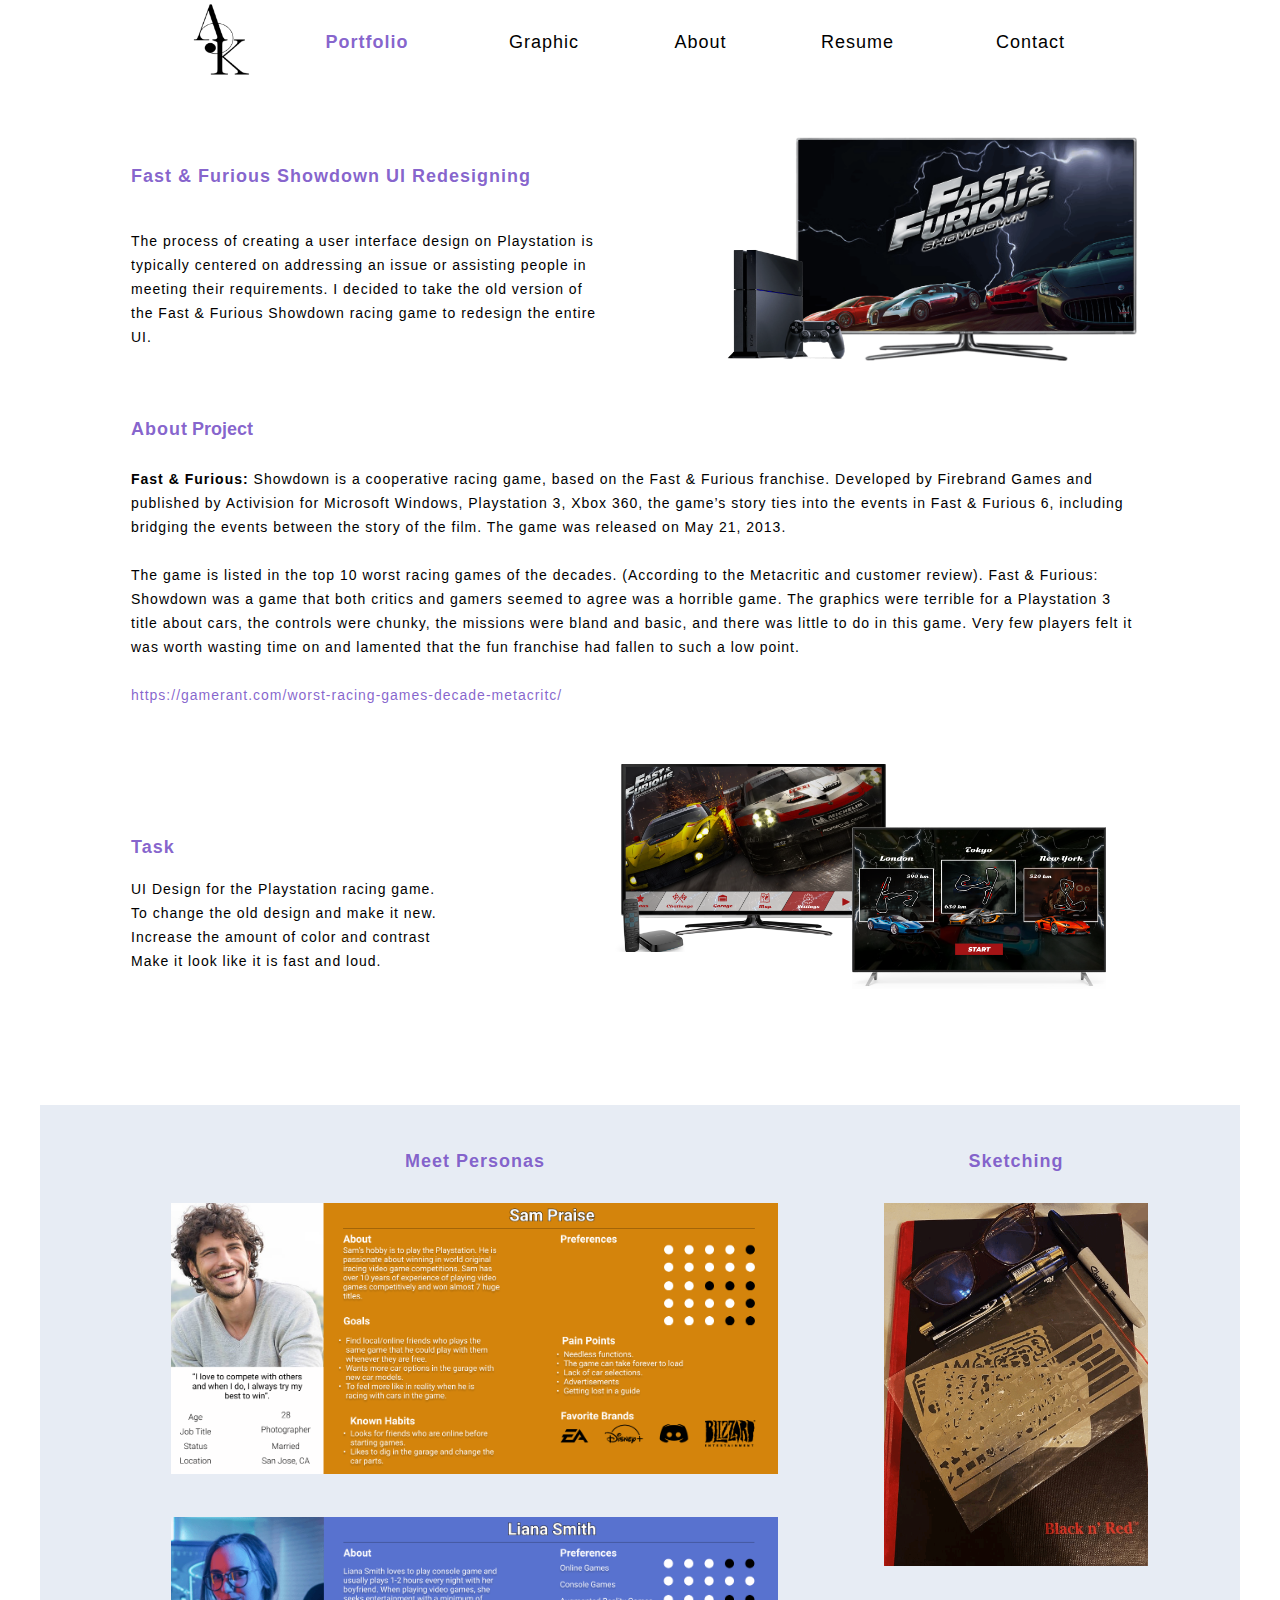
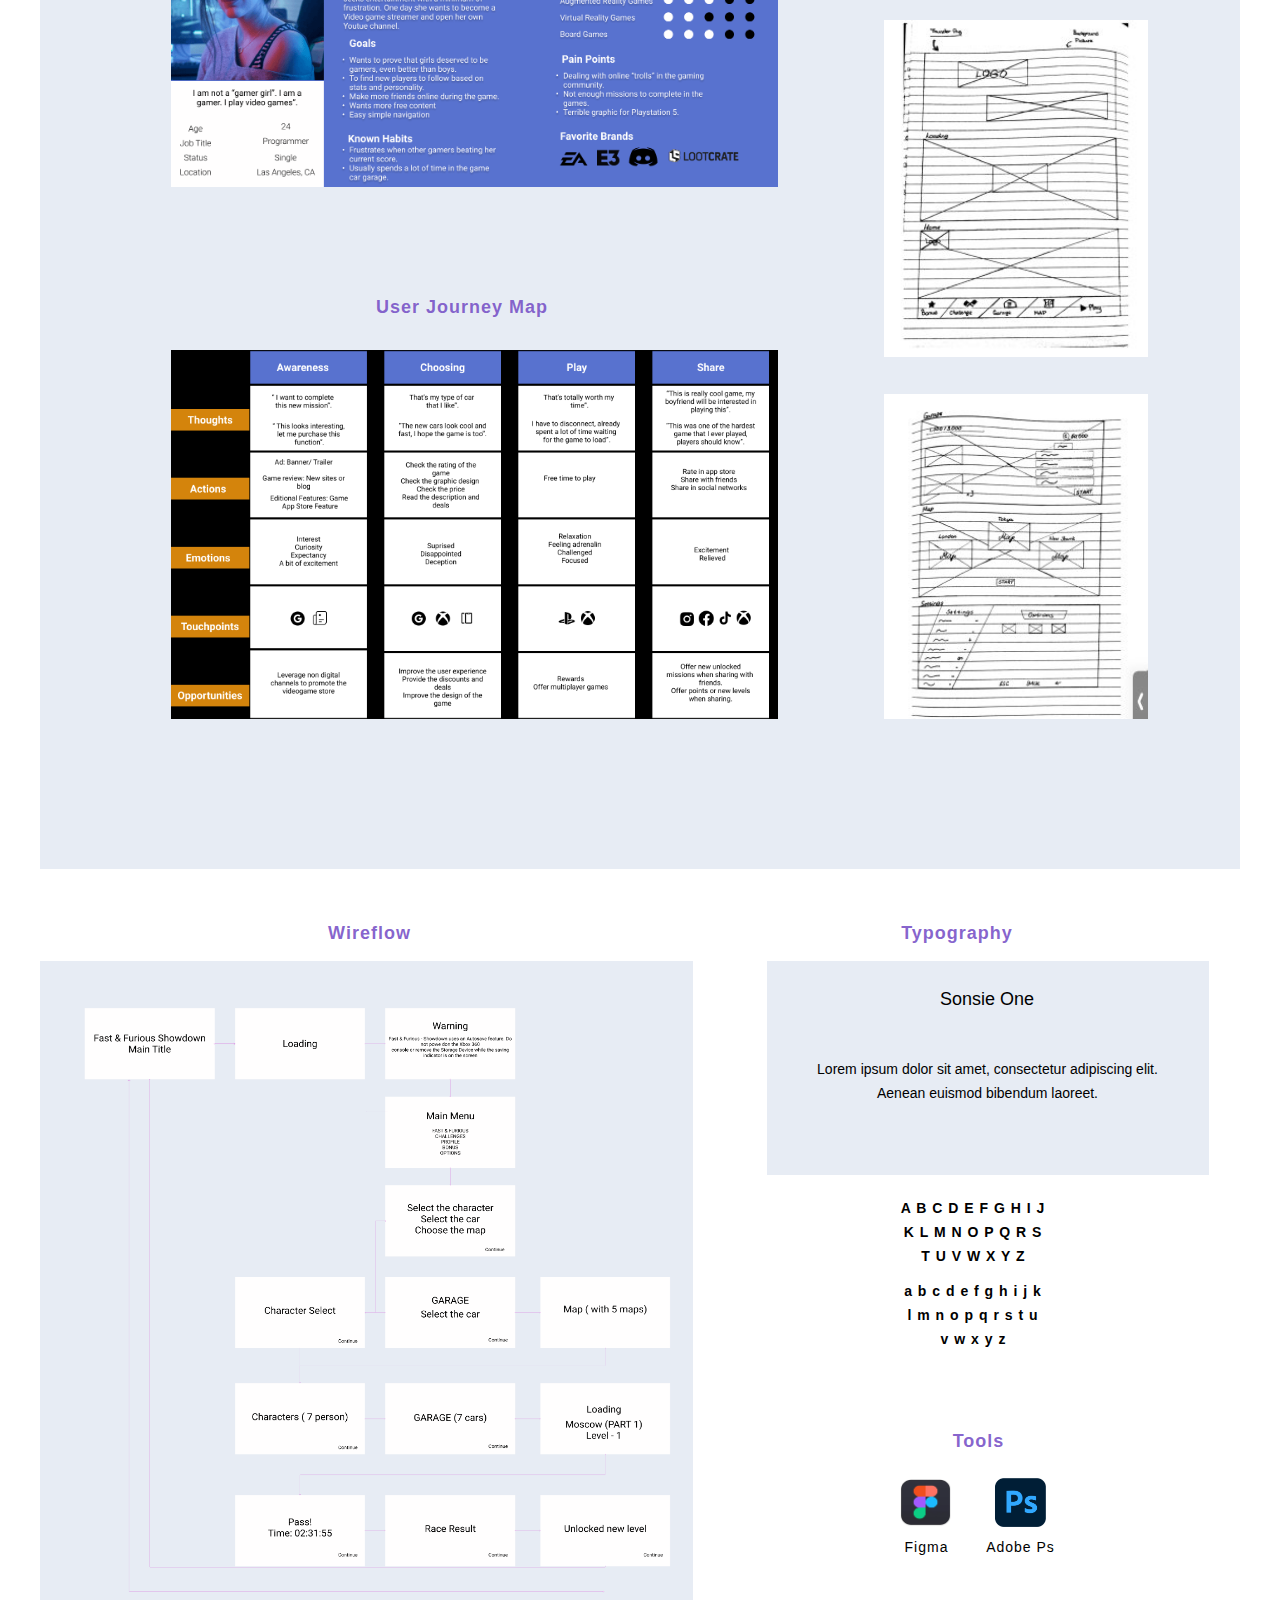
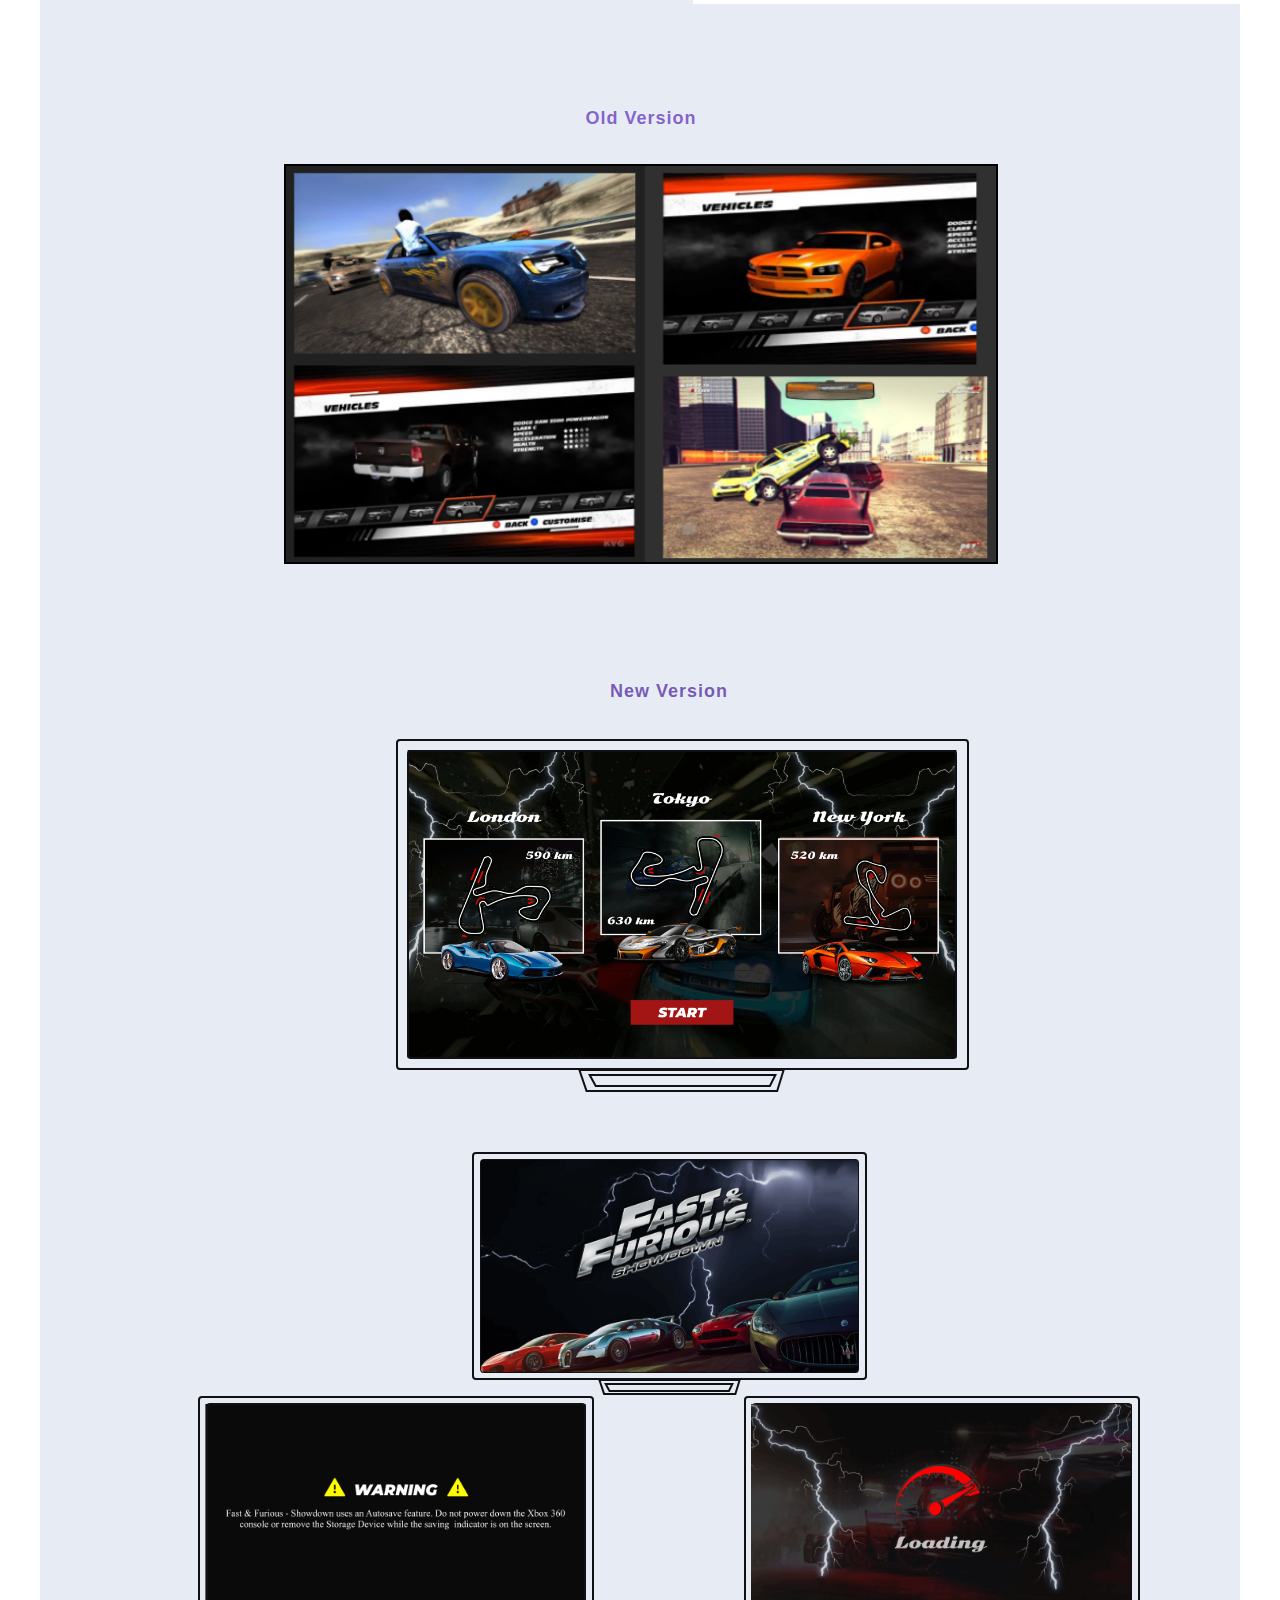
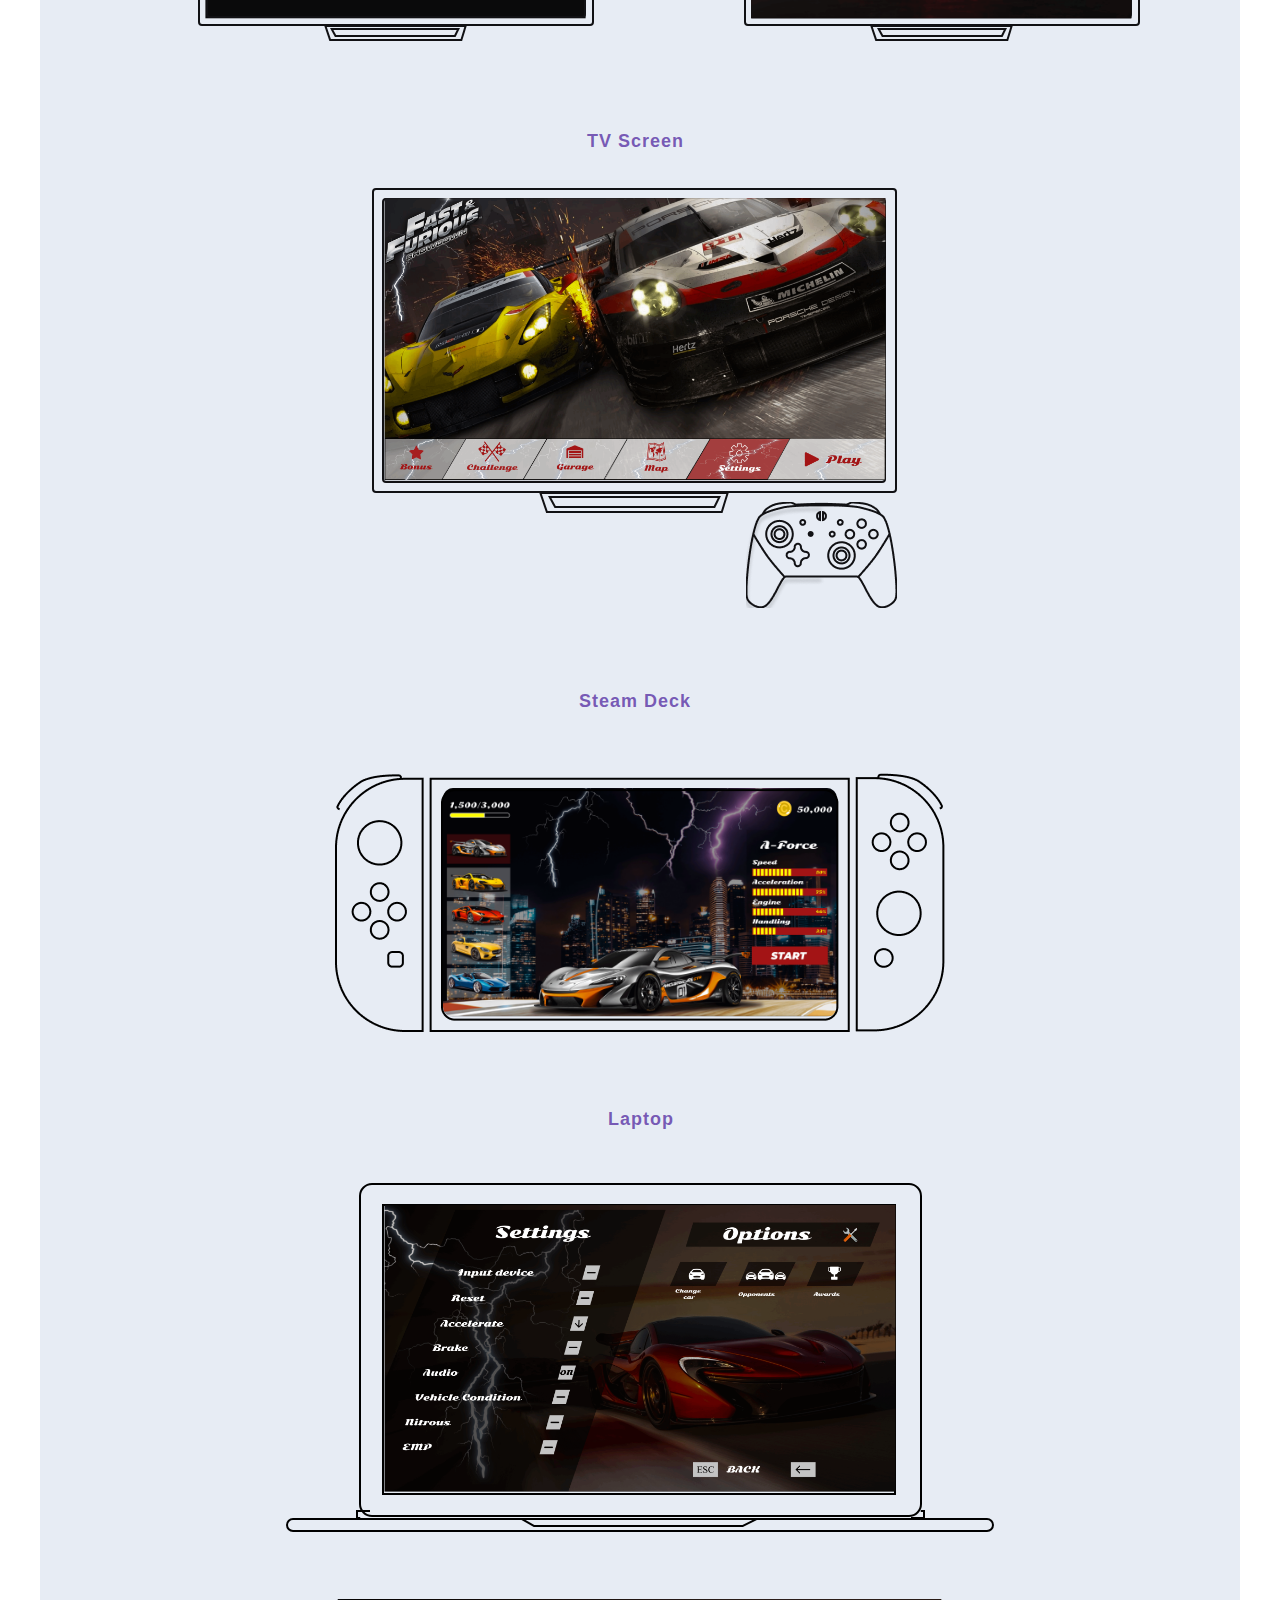
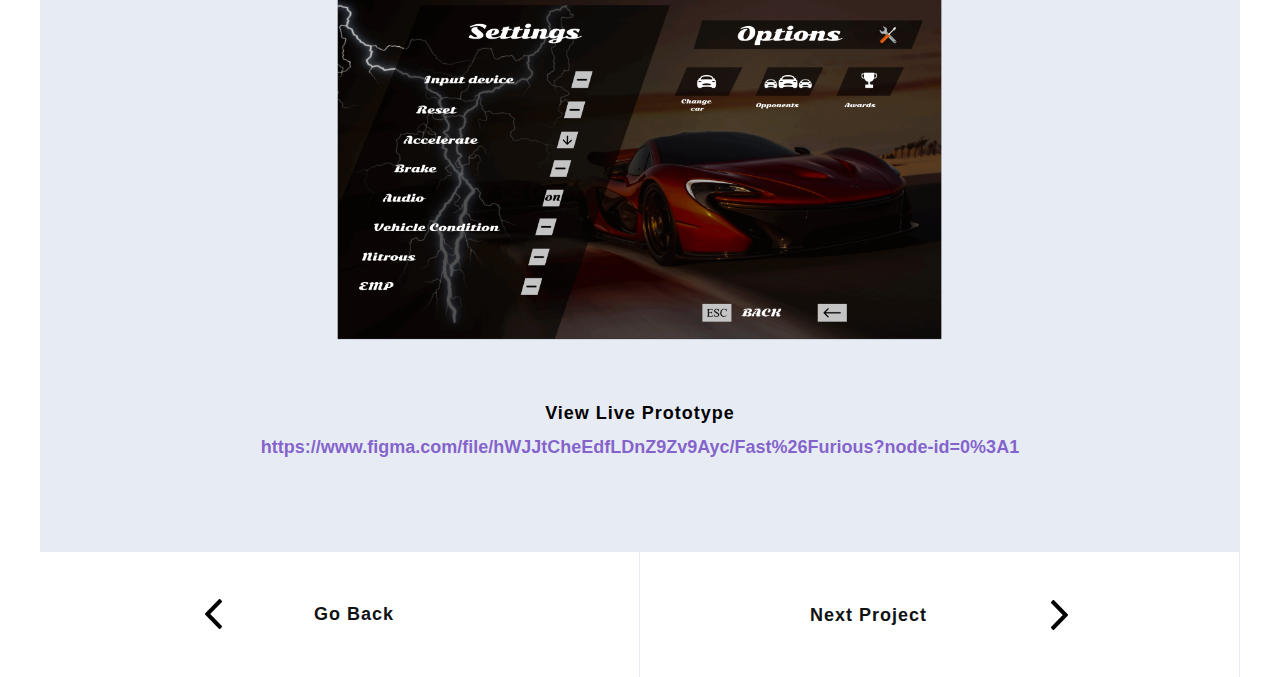
<file: racing.html>
﻿<!DOCTYPE html>
<html>
  <head>
    <title>Racing</title>
    <meta http-equiv="X-UA-Compatible" content="IE=edge"/>
    <meta http-equiv="content-type" content="text/html; charset=utf-8"/>
    <link href="resources/css/axure_rp_page.css" type="text/css" rel="stylesheet"/>
    <link href="data/styles.css" type="text/css" rel="stylesheet"/>
    <link href="files/racing/styles.css" type="text/css" rel="stylesheet"/>
    <link href="" type="text/css" rel="stylesheet"/>
    <script src="resources/scripts/jquery-3.2.1.min.js"></script>
    <script src="resources/scripts/axure/axQuery.js"></script>
    <script src="resources/scripts/axure/globals.js"></script>
    <script src="resources/scripts/axutils.js"></script>
    <script src="resources/scripts/axure/annotation.js"></script>
    <script src="resources/scripts/axure/axQuery.std.js"></script>
    <script src="resources/scripts/axure/doc.js"></script>
    <script src="resources/scripts/messagecenter.js"></script>
    <script src="resources/scripts/axure/events.js"></script>
    <script src="resources/scripts/axure/recording.js"></script>
    <script src="resources/scripts/axure/action.js"></script>
    <script src="resources/scripts/axure/expr.js"></script>
    <script src="resources/scripts/axure/geometry.js"></script>
    <script src="resources/scripts/axure/flyout.js"></script>
    <script src="resources/scripts/axure/model.js"></script>
    <script src="resources/scripts/axure/repeater.js"></script>
    <script src="resources/scripts/axure/sto.js"></script>
    <script src="resources/scripts/axure/utils.temp.js"></script>
    <script src="resources/scripts/axure/variables.js"></script>
    <script src="resources/scripts/axure/drag.js"></script>
    <script src="resources/scripts/axure/move.js"></script>
    <script src="resources/scripts/axure/visibility.js"></script>
    <script src="resources/scripts/axure/style.js"></script>
    <script src="resources/scripts/axure/adaptive.js"></script>
    <script src="resources/scripts/axure/tree.js"></script>
    <script src="resources/scripts/axure/init.temp.js"></script>
    <script src="resources/scripts/axure/legacy.js"></script>
    <script src="resources/scripts/axure/viewer.js"></script>
    <script src="resources/scripts/axure/math.js"></script>
    <script src="resources/scripts/axure/jquery.nicescroll.min.js"></script>
    <script src="data/document.js"></script>
    <script src="files/racing/data.js"></script>
    <script type="text/javascript">
      $axure.utils.getTransparentGifPath = function() { return 'resources/images/transparent.gif'; };
      $axure.utils.getOtherPath = function() { return 'resources/Other.html'; };
      $axure.utils.getReloadPath = function() { return 'resources/reload.html'; };
    </script>
  </head>
  <body>
    <div id="base" class="">

      <!-- Racing Game (Group) -->
      <div id="u491" class="ax_default" data-label="Racing Game" data-left="0" data-top="0" data-width="1920" data-height="10551">

        <!-- Racing Game BG (Rectangle) -->
        <div id="u492" class="ax_default shape" data-label="Racing Game BG">
          <div id="u492_div" class=""></div>
          <div id="u492_text" class="text " style="display:none; visibility: hidden">
            <p></p>
          </div>
        </div>

        <!-- Rectangle 46 (Rectangle) -->
        <div id="u493" class="ax_default shape" data-label="Rectangle 46">
          <div id="u493_div" class=""></div>
          <div id="u493_text" class="text " style="display:none; visibility: hidden">
            <p></p>
          </div>
        </div>

        <!-- Group 100 (Group) -->
        <div id="u494" class="ax_default" data-label="Group 100" data-left="234" data-top="9528" data-width="1452" data-height="455">

          <!-- Group 110 (Group) -->
          <div id="u495" class="ax_default" data-label="Group 110" data-left="234" data-top="9528" data-width="1452" data-height="455">

            <!-- Unnamed (Rectangle) -->
            <div id="u496" class="ax_default shape">
              <div id="u496_div" class=""></div>
              <div id="u496_text" class="text ">
                <p><span style="letter-spacing:1px;">Lapto</span><span>p</span></p>
              </div>
            </div>

            <!-- Group 97 (Group) -->
            <div id="u497" class="ax_default" data-label="Group 97" data-left="234" data-top="9634" data-width="1452" data-height="349">

              <!-- Group 96 (Group) -->
              <div id="u498" class="ax_default" data-label="Group 96" data-left="234" data-top="9634" data-width="1452" data-height="349">

                <!-- Group 95 (Group) -->
                <div id="u499" class="ax_default" data-label="Group 95" data-left="234" data-top="9634" data-width="708" data-height="349">

                  <!-- Group 94 (Group) -->
                  <div id="u500" class="ax_default" data-label="Group 94" data-left="234" data-top="9634" data-width="708" data-height="349">

                    <!-- Laptop (Group) -->
                    <div id="u501" class="ax_default" data-label="Laptop" data-left="234" data-top="9634" data-width="708" data-height="349">

                      <!-- Outlines (Group) -->
                      <div id="u502" class="ax_default" data-label="Outlines" data-left="234" data-top="9634" data-width="708" data-height="349">

                        <!-- Rectangle (Shape) -->
                        <div id="u503" class="ax_default shape" data-label="Rectangle">
                          <img id="u503_img" class="img " src="images/racing/rectangle_u503.svg"/>
                          <div id="u503_text" class="text " style="display:none; visibility: hidden">
                            <p></p>
                          </div>
                        </div>

                        <!-- Rectangle (Shape) -->
                        <div id="u504" class="ax_default shape" data-label="Rectangle">
                          <img id="u504_img" class="img " src="images/racing/rectangle_u503.svg"/>
                          <div id="u504_text" class="text " style="display:none; visibility: hidden">
                            <p></p>
                          </div>
                        </div>

                        <!-- Rectangle (Rectangle) -->
                        <div id="u505" class="ax_default shape" data-label="Rectangle">
                          <div id="u505_div" class=""></div>
                          <div id="u505_text" class="text " style="display:none; visibility: hidden">
                            <p></p>
                          </div>
                        </div>

                        <!-- Rectangle (Rectangle) -->
                        <div id="u506" class="ax_default shape" data-label="Rectangle">
                          <div id="u506_div" class=""></div>
                          <div id="u506_text" class="text " style="display:none; visibility: hidden">
                            <p></p>
                          </div>
                        </div>

                        <!-- Rectangle (Rectangle) -->
                        <div id="u507" class="ax_default shape" data-label="Rectangle">
                          <div id="u507_div" class=""></div>
                          <div id="u507_text" class="text " style="display:none; visibility: hidden">
                            <p></p>
                          </div>
                        </div>

                        <!-- Rectangle (Shape) -->
                        <div id="u508" class="ax_default shape" data-label="Rectangle">
                          <img id="u508_img" class="img " src="images/racing/rectangle_u508.svg"/>
                          <div id="u508_text" class="text " style="display:none; visibility: hidden">
                            <p></p>
                          </div>
                        </div>
                      </div>
                    </div>

                    <!-- Frame 7 1 (Rectangle) -->
                    <div id="u509" class="ax_default shape" data-label="Frame 7 1">
                      <div id="u509_div" class=""></div>
                      <div id="u509_text" class="text " style="display:none; visibility: hidden">
                        <p></p>
                      </div>
                    </div>
                  </div>
                </div>

                <!-- Frame 7 2 (Rectangle) -->
                <div id="u510" class="ax_default shape" data-label="Frame 7 2">
                  <div id="u510_div" class=""></div>
                  <div id="u510_text" class="text " style="display:none; visibility: hidden">
                    <p></p>
                  </div>
                </div>
              </div>
            </div>
          </div>
        </div>

        <!-- Rectangle 49 (Rectangle) -->
        <div id="u511" class="ax_default shape" data-label="Rectangle 49">
          <div id="u511_div" class=""></div>
          <div id="u511_text" class="text " style="display:none; visibility: hidden">
            <p></p>
          </div>
        </div>

        <!-- Group 125 (Group) -->
        <div id="u512" class="ax_default" data-label="Group 125" data-left="146" data-top="2059" data-width="1654" data-height="2357">

          <!-- Unnamed (Rectangle) -->
          <div id="u513" class="ax_default shape">
            <div id="u513_div" class=""></div>
            <div id="u513_text" class="text ">
              <p><span style="letter-spacing:1px;">Meet Persona</span><span>s</span></p>
            </div>
          </div>

          <!-- Unnamed (Rectangle) -->
          <div id="u514" class="ax_default shape">
            <div id="u514_div" class=""></div>
            <div id="u514_text" class="text ">
              <p><span style="letter-spacing:1px;">User Journey Ma</span><span>p</span></p>
            </div>
          </div>

          <!-- Unnamed (Rectangle) -->
          <div id="u515" class="ax_default shape">
            <div id="u515_div" class=""></div>
            <div id="u515_text" class="text ">
              <p><span style="letter-spacing:1px;">Tool</span><span>s</span></p>
            </div>
          </div>

          <!-- Group 70 (Group) -->
          <div id="u516" class="ax_default" data-label="Group 70" data-left="146" data-top="2178" data-width="1129" data-height="1074">

            <!-- Persona 1 3 (Rectangle) -->
            <div id="u517" class="ax_default shape" data-label="Persona 1 3">
              <div id="u517_div" class=""></div>
              <div id="u517_text" class="text " style="display:none; visibility: hidden">
                <p></p>
              </div>
            </div>

            <!-- Persona 2 1 (Rectangle) -->
            <div id="u518" class="ax_default shape" data-label="Persona 2 1">
              <div id="u518_div" class=""></div>
              <div id="u518_text" class="text " style="display:none; visibility: hidden">
                <p></p>
              </div>
            </div>
          </div>

          <!-- Journey Map 1 (Rectangle) -->
          <div id="u519" class="ax_default shape" data-label="Journey Map 1">
            <div id="u519_div" class=""></div>
            <div id="u519_text" class="text " style="display:none; visibility: hidden">
              <p></p>
            </div>
          </div>

          <!-- Group 71 (Group) -->
          <div id="u520" class="ax_default" data-label="Group 71" data-left="1466" data-top="2169" data-width="282" data-height="212">

            <!-- Unnamed (Rectangle) -->
            <div id="u521" class="ax_default shape">
              <div id="u521_div" class=""></div>
              <div id="u521_text" class="text ">
                <p><span style="letter-spacing:1px;">Figm</span><span>a</span></p>
              </div>
            </div>

            <!-- Unnamed (Rectangle) -->
            <div id="u522" class="ax_default shape">
              <div id="u522_div" class=""></div>
              <div id="u522_text" class="text ">
                <p style="font-size:25px;"><span style="letter-spacing:1px;">Adobe</span><span style="font-size:20px;letter-spacing:1px;"> </span><span style="letter-spacing:1px;">P</span><span>s</span></p>
              </div>
            </div>

            <!-- image 11 (Image) -->
            <div id="u523" class="ax_default image" data-label="image 11">
              <img id="u523_img" class="img " src="images/airfare/image_11_u210.png"/>
              <div id="u523_text" class="text " style="display:none; visibility: hidden">
                <p></p>
              </div>
            </div>

            <!-- image 47 (Image) -->
            <div id="u524" class="ax_default image" data-label="image 47">
              <img id="u524_img" class="img " src="images/green_diet/image_47_u469.png"/>
              <div id="u524_text" class="text " style="display:none; visibility: hidden">
                <p></p>
              </div>
            </div>
          </div>
        </div>

        <!-- Group 124 (Group) -->
        <div id="u525" class="ax_default" data-label="Group 124" data-left="191" data-top="2653" data-width="1672" data-height="4480">

          <!-- Unnamed (Rectangle) -->
          <div id="u526" class="ax_default shape">
            <div id="u526_div" class=""></div>
            <div id="u526_text" class="text ">
              <p><span style="letter-spacing:1px;">Sketchin</span><span>g</span></p>
            </div>
          </div>

          <!-- Group 98 (Group) -->
          <div id="u527" class="ax_default" data-label="Group 98" data-left="1351" data-top="2653" data-width="512" data-height="599">

            <!-- Unnamed (Rectangle) -->
            <div id="u528" class="ax_default shape">
              <div id="u528_div" class=""></div>
              <div id="u528_text" class="text ">
                <p><span style="letter-spacing:1px;">Typograph</span><span>y</span></p>
              </div>
            </div>

            <!-- Unnamed (Group) -->
            <div id="u529" class="ax_default" data-left="1351" data-top="2750" data-width="512" data-height="502">

              <!-- Rectangle 26 (Rectangle) -->
              <div id="u530" class="ax_default shape" data-label="Rectangle 26">
                <div id="u530_div" class=""></div>
                <div id="u530_text" class="text " style="display:none; visibility: hidden">
                  <p></p>
                </div>
              </div>

              <!-- Unnamed (Rectangle) -->
              <div id="u531" class="ax_default shape">
                <div id="u531_div" class=""></div>
                <div id="u531_text" class="text ">
                  <p><span>Lorem ipsum dolor sit amet, consectetur adipiscing elit. Aenean euismod bibendum laoreet. </span></p>
                </div>
              </div>

              <!-- Unnamed (Rectangle) -->
              <div id="u532" class="ax_default shape">
                <div id="u532_div" class=""></div>
                <div id="u532_text" class="text ">
                  <p><span>Sonsie One</span></p>
                </div>
              </div>

              <!-- Unnamed (Rectangle) -->
              <div id="u533" class="ax_default shape">
                <div id="u533_div" class=""></div>
                <div id="u533_text" class="text ">
                  <p><span style="letter-spacing:1px;">A B C D E F G H I J</span></p><p><span style="letter-spacing:1px;">K L M N O P Q R S</span></p><p><span style="letter-spacing:1px;">T U V W X Y </span><span>Z</span></p>
                </div>
              </div>

              <!-- Unnamed (Rectangle) -->
              <div id="u534" class="ax_default shape">
                <div id="u534_div" class=""></div>
                <div id="u534_text" class="text ">
                  <p><span style="letter-spacing:1px;">a b c d e f g h i j k </span></p><p><span style="letter-spacing:1px;">l m n o p q r s t u</span></p><p><span style="letter-spacing:1px;">v w x y </span><span>z</span></p>
                </div>
              </div>
            </div>
          </div>

          <!-- Group 72 (Group) -->
          <div id="u535" class="ax_default" data-label="Group 72" data-left="259" data-top="6619" data-width="1404" data-height="514">

            <!-- image 51 (Rectangle) -->
            <div id="u536" class="ax_default shape" data-label="image 51">
              <div id="u536_div" class=""></div>
              <div id="u536_text" class="text " style="display:none; visibility: hidden">
                <p></p>
              </div>
            </div>

            <!-- image 50 (Rectangle) -->
            <div id="u537" class="ax_default shape" data-label="image 50">
              <div id="u537_div" class=""></div>
              <div id="u537_text" class="text " style="display:none; visibility: hidden">
                <p></p>
              </div>
            </div>

            <!-- image 52 (Rectangle) -->
            <div id="u538" class="ax_default shape" data-label="image 52">
              <div id="u538_div" class=""></div>
              <div id="u538_text" class="text " style="display:none; visibility: hidden">
                <p></p>
              </div>
            </div>
          </div>

          <!-- Group 73 (Group) -->
          <div id="u539" class="ax_default" data-label="Group 73" data-left="191" data-top="4728" data-width="1541" data-height="1640">

            <!-- Group 99 (Group) -->
            <div id="u540" class="ax_default" data-label="Group 99" data-left="191" data-top="4728" data-width="1541" data-height="1640">

              <!-- Unnamed (Rectangle) -->
              <div id="u541" class="ax_default shape">
                <div id="u541_div" class=""></div>
                <div id="u541_text" class="text ">
                  <p><span style="letter-spacing:1px;">Wireflo</span><span>w</span></p>
                </div>
              </div>

              <!-- Frame 16 (5) 1 (Image) -->
              <div id="u542" class="ax_default image" data-label="Frame 16 (5) 1">
                <img id="u542_img" class="img " src="images/racing/frame_16__5__1_u542.png"/>
                <div id="u542_text" class="text " style="display:none; visibility: hidden">
                  <p></p>
                </div>
              </div>
            </div>
          </div>
        </div>

        <!-- Group 103 (Group) -->
        <div id="u543" class="ax_default" data-label="Group 103" data-left="497" data-top="7444" data-width="927" data-height="642">

          <!-- Unnamed (Rectangle) -->
          <div id="u544" class="ax_default shape">
            <div id="u544_div" class=""></div>
            <div id="u544_text" class="text ">
              <p><span style="letter-spacing:1px;">Old Versio</span><span>n</span></p>
            </div>
          </div>

          <!-- pics the old 1 (Rectangle) -->
          <div id="u545" class="ax_default shape" data-label="pics the old 1">
            <div id="u545_div" class=""></div>
            <div id="u545_text" class="text " style="display:none; visibility: hidden">
              <p></p>
            </div>
          </div>
        </div>

        <!-- Group 102 (Group) -->
        <div id="u546" class="ax_default" data-label="Group 102" data-left="181" data-top="8243" data-width="1558" data-height="605">

          <!-- Unnamed (Rectangle) -->
          <div id="u547" class="ax_default shape">
            <div id="u547_div" class=""></div>
            <div id="u547_text" class="text ">
              <p><span style="letter-spacing:1px;">New Versio</span><span>n</span></p>
            </div>
          </div>

          <!-- Group 91 (Group) -->
          <div id="u548" class="ax_default" data-label="Group 91" data-left="181" data-top="8359" data-width="1558" data-height="489">

            <!-- Group 92 (Group) -->
            <div id="u549" class="ax_default" data-label="Group 92" data-left="181" data-top="8359" data-width="1558" data-height="489">

              <!-- Group 90 (Group) -->
              <div id="u550" class="ax_default" data-label="Group 90" data-left="181" data-top="8359" data-width="942" data-height="489">

                <!-- Group 89 (Group) -->
                <div id="u551" class="ax_default" data-label="Group 89" data-left="181" data-top="8359" data-width="942" data-height="489">

                  <!-- Group 84 (Group) -->
                  <div id="u552" class="ax_default" data-label="Group 84" data-left="727" data-top="8603" data-width="396" data-height="245">

                    <!-- Group 82 (Group) -->
                    <div id="u553" class="ax_default" data-label="Group 82" data-left="727" data-top="8603" data-width="396" data-height="245">

                      <!-- Frame 2 3 (Rectangle) -->
                      <div id="u554" class="ax_default shape" data-label="Frame 2 3">
                        <div id="u554_div" class=""></div>
                        <div id="u554_text" class="text " style="display:none; visibility: hidden">
                          <p></p>
                        </div>
                      </div>

                      <!-- Frame 2 4 (Rectangle) -->
                      <div id="u555" class="ax_default shape" data-label="Frame 2 4">
                        <div id="u555_div" class=""></div>
                        <div id="u555_text" class="text " style="display:none; visibility: hidden">
                          <p></p>
                        </div>
                      </div>

                      <!-- Group 76 (Group) -->
                      <div id="u556" class="ax_default" data-label="Group 76" data-left="727" data-top="8603" data-width="396" data-height="245">

                        <!-- TV (Group) -->
                        <div id="u557" class="ax_default" data-label="TV" data-left="727" data-top="8603" data-width="396" data-height="245">

                          <!-- Outlines (Group) -->
                          <div id="u558" class="ax_default" data-label="Outlines" data-left="727" data-top="8603" data-width="396" data-height="245">

                            <!-- Rectangle (Rectangle) -->
                            <div id="u559" class="ax_default shape" data-label="Rectangle">
                              <div id="u559_div" class=""></div>
                              <div id="u559_text" class="text " style="display:none; visibility: hidden">
                                <p></p>
                              </div>
                            </div>

                            <!-- Rectangle (Shape) -->
                            <div id="u560" class="ax_default shape" data-label="Rectangle">
                              <img id="u560_img" class="img " src="images/racing/rectangle_u560.svg"/>
                              <div id="u560_text" class="text " style="display:none; visibility: hidden">
                                <p></p>
                              </div>
                            </div>

                            <!-- Rectangle (Shape) -->
                            <div id="u561" class="ax_default shape" data-label="Rectangle">
                              <img id="u561_img" class="img " src="images/racing/rectangle_u561.svg"/>
                              <div id="u561_text" class="text " style="display:none; visibility: hidden">
                                <p></p>
                              </div>
                            </div>

                            <!-- Rectangle (Rectangle) -->
                            <div id="u562" class="ax_default shape" data-label="Rectangle">
                              <div id="u562_div" class=""></div>
                              <div id="u562_text" class="text " style="display:none; visibility: hidden">
                                <p></p>
                              </div>
                            </div>
                          </div>
                        </div>
                      </div>

                      <!-- Frame 3 1 (Rectangle) -->
                      <div id="u563" class="ax_default shape" data-label="Frame 3 1">
                        <div id="u563_div" class=""></div>
                        <div id="u563_text" class="text " style="display:none; visibility: hidden">
                          <p></p>
                        </div>
                      </div>
                    </div>
                  </div>

                  <!-- Group 74 (Group) -->
                  <div id="u564" class="ax_default" data-label="Group 74" data-left="455" data-top="8359" data-width="395" data-height="243">

                    <!-- TV (Group) -->
                    <div id="u565" class="ax_default" data-label="TV" data-left="455" data-top="8359" data-width="395" data-height="243">

                      <!-- Outlines (Group) -->
                      <div id="u566" class="ax_default" data-label="Outlines" data-left="455" data-top="8359" data-width="395" data-height="243">

                        <!-- Rectangle (Rectangle) -->
                        <div id="u567" class="ax_default shape" data-label="Rectangle">
                          <div id="u567_div" class=""></div>
                          <div id="u567_text" class="text " style="display:none; visibility: hidden">
                            <p></p>
                          </div>
                        </div>

                        <!-- Rectangle (Shape) -->
                        <div id="u568" class="ax_default shape" data-label="Rectangle">
                          <img id="u568_img" class="img " src="images/racing/rectangle_u560.svg"/>
                          <div id="u568_text" class="text " style="display:none; visibility: hidden">
                            <p></p>
                          </div>
                        </div>

                        <!-- Rectangle (Shape) -->
                        <div id="u569" class="ax_default shape" data-label="Rectangle">
                          <img id="u569_img" class="img " src="images/racing/rectangle_u561.svg"/>
                          <div id="u569_text" class="text " style="display:none; visibility: hidden">
                            <p></p>
                          </div>
                        </div>

                        <!-- Rectangle (Rectangle) -->
                        <div id="u570" class="ax_default shape" data-label="Rectangle">
                          <div id="u570_div" class=""></div>
                          <div id="u570_text" class="text " style="display:none; visibility: hidden">
                            <p></p>
                          </div>
                        </div>
                      </div>
                    </div>

                    <!-- Frame 1 7 (Rectangle) -->
                    <div id="u571" class="ax_default shape" data-label="Frame 1 7">
                      <div id="u571_div" class=""></div>
                      <div id="u571_text" class="text " style="display:none; visibility: hidden">
                        <p></p>
                      </div>
                    </div>
                  </div>

                  <!-- Group 83 (Group) -->
                  <div id="u572" class="ax_default" data-label="Group 83" data-left="181" data-top="8603" data-width="396" data-height="245">

                    <!-- Frame 2 1 (Rectangle) -->
                    <div id="u573" class="ax_default shape" data-label="Frame 2 1">
                      <div id="u573_div" class=""></div>
                      <div id="u573_text" class="text " style="display:none; visibility: hidden">
                        <p></p>
                      </div>
                    </div>

                    <!-- Frame 2 2 (Rectangle) -->
                    <div id="u574" class="ax_default shape" data-label="Frame 2 2">
                      <div id="u574_div" class=""></div>
                      <div id="u574_text" class="text " style="display:none; visibility: hidden">
                        <p></p>
                      </div>
                    </div>

                    <!-- Group 75 (Group) -->
                    <div id="u575" class="ax_default" data-label="Group 75" data-left="181" data-top="8603" data-width="396" data-height="245">

                      <!-- TV (Group) -->
                      <div id="u576" class="ax_default" data-label="TV" data-left="181" data-top="8603" data-width="396" data-height="245">

                        <!-- Outlines (Group) -->
                        <div id="u577" class="ax_default" data-label="Outlines" data-left="181" data-top="8603" data-width="396" data-height="245">

                          <!-- Rectangle (Rectangle) -->
                          <div id="u578" class="ax_default shape" data-label="Rectangle">
                            <div id="u578_div" class=""></div>
                            <div id="u578_text" class="text " style="display:none; visibility: hidden">
                              <p></p>
                            </div>
                          </div>

                          <!-- Rectangle (Shape) -->
                          <div id="u579" class="ax_default shape" data-label="Rectangle">
                            <img id="u579_img" class="img " src="images/racing/rectangle_u560.svg"/>
                            <div id="u579_text" class="text " style="display:none; visibility: hidden">
                              <p></p>
                            </div>
                          </div>

                          <!-- Rectangle (Shape) -->
                          <div id="u580" class="ax_default shape" data-label="Rectangle">
                            <img id="u580_img" class="img " src="images/racing/rectangle_u561.svg"/>
                            <div id="u580_text" class="text " style="display:none; visibility: hidden">
                              <p></p>
                            </div>
                          </div>

                          <!-- Rectangle (Rectangle) -->
                          <div id="u581" class="ax_default shape" data-label="Rectangle">
                            <div id="u581_div" class=""></div>
                            <div id="u581_text" class="text " style="display:none; visibility: hidden">
                              <p></p>
                            </div>
                          </div>
                        </div>
                      </div>
                    </div>
                  </div>
                </div>
              </div>

              <!-- Group 86 (Group) -->
              <div id="u582" class="ax_default" data-label="Group 86" data-left="1166" data-top="8417" data-width="573" data-height="353">

                <!-- Frame 6 1 (Rectangle) -->
                <div id="u583" class="ax_default shape" data-label="Frame 6 1">
                  <div id="u583_div" class=""></div>
                  <div id="u583_text" class="text " style="display:none; visibility: hidden">
                    <p></p>
                  </div>
                </div>

                <!-- Group 79 (Group) -->
                <div id="u584" class="ax_default" data-label="Group 79" data-left="1166" data-top="8417" data-width="573" data-height="353">

                  <!-- TV (Group) -->
                  <div id="u585" class="ax_default" data-label="TV" data-left="1166" data-top="8417" data-width="573" data-height="353">

                    <!-- Outlines (Group) -->
                    <div id="u586" class="ax_default" data-label="Outlines" data-left="1166" data-top="8417" data-width="573" data-height="353">

                      <!-- Rectangle (Rectangle) -->
                      <div id="u587" class="ax_default shape" data-label="Rectangle">
                        <div id="u587_div" class=""></div>
                        <div id="u587_text" class="text " style="display:none; visibility: hidden">
                          <p></p>
                        </div>
                      </div>

                      <!-- Rectangle (Shape) -->
                      <div id="u588" class="ax_default shape" data-label="Rectangle">
                        <img id="u588_img" class="img " src="images/racing/rectangle_u588.svg"/>
                        <div id="u588_text" class="text " style="display:none; visibility: hidden">
                          <p></p>
                        </div>
                      </div>

                      <!-- Rectangle (Shape) -->
                      <div id="u589" class="ax_default shape" data-label="Rectangle">
                        <img id="u589_img" class="img " src="images/racing/rectangle_u589.svg"/>
                        <div id="u589_text" class="text " style="display:none; visibility: hidden">
                          <p></p>
                        </div>
                      </div>

                      <!-- Rectangle (Rectangle) -->
                      <div id="u590" class="ax_default shape" data-label="Rectangle">
                        <div id="u590_div" class=""></div>
                        <div id="u590_text" class="text " style="display:none; visibility: hidden">
                          <p></p>
                        </div>
                      </div>
                    </div>
                  </div>
                </div>
              </div>
            </div>
          </div>
        </div>

        <!-- Group 111 (Group) -->
        <div id="u591" class="ax_default" data-label="Group 111" data-left="284" data-top="8930" data-width="1365" data-height="546">

          <!-- Group 101 (Group) -->
          <div id="u592" class="ax_default" data-label="Group 101" data-left="284" data-top="8930" data-width="1365" data-height="546">

            <!-- Unnamed (Rectangle) -->
            <div id="u593" class="ax_default shape">
              <div id="u593_div" class=""></div>
              <div id="u593_text" class="text ">
                <p><span style="letter-spacing:1px;">TV Scree</span><span>n</span></p>
              </div>
            </div>

            <!-- Unnamed (Rectangle) -->
            <div id="u594" class="ax_default shape">
              <div id="u594_div" class=""></div>
              <div id="u594_text" class="text ">
                <p><span style="letter-spacing:1px;">Steam Dec</span><span>k</span></p>
              </div>
            </div>

            <!-- Group 85 (Group) -->
            <div id="u595" class="ax_default" data-label="Group 85" data-left="284" data-top="9056" data-width="525" data-height="325">

              <!-- Group 77 (Group) -->
              <div id="u596" class="ax_default" data-label="Group 77" data-left="284" data-top="9056" data-width="525" data-height="325">

                <!-- TV (Group) -->
                <div id="u597" class="ax_default" data-label="TV" data-left="284" data-top="9056" data-width="525" data-height="325">

                  <!-- Outlines (Group) -->
                  <div id="u598" class="ax_default" data-label="Outlines" data-left="284" data-top="9056" data-width="525" data-height="325">

                    <!-- Rectangle (Rectangle) -->
                    <div id="u599" class="ax_default shape" data-label="Rectangle">
                      <div id="u599_div" class=""></div>
                      <div id="u599_text" class="text " style="display:none; visibility: hidden">
                        <p></p>
                      </div>
                    </div>

                    <!-- Rectangle (Shape) -->
                    <div id="u600" class="ax_default shape" data-label="Rectangle">
                      <img id="u600_img" class="img " src="images/racing/rectangle_u600.svg"/>
                      <div id="u600_text" class="text " style="display:none; visibility: hidden">
                        <p></p>
                      </div>
                    </div>

                    <!-- Rectangle (Shape) -->
                    <div id="u601" class="ax_default shape" data-label="Rectangle">
                      <img id="u601_img" class="img " src="images/racing/rectangle_u601.svg"/>
                      <div id="u601_text" class="text " style="display:none; visibility: hidden">
                        <p></p>
                      </div>
                    </div>

                    <!-- Rectangle (Rectangle) -->
                    <div id="u602" class="ax_default shape" data-label="Rectangle">
                      <div id="u602_div" class=""></div>
                      <div id="u602_text" class="text " style="display:none; visibility: hidden">
                        <p></p>
                      </div>
                    </div>
                  </div>
                </div>
              </div>

              <!--  21 (Rectangle) -->
              <div id="u603" class="ax_default shape" data-label="&nbsp;21">
                <div id="u603_div" class=""></div>
                <div id="u603_text" class="text " style="display:none; visibility: hidden">
                  <p></p>
                </div>
              </div>
            </div>

            <!-- Pro Controller (Group) -->
            <div id="u604" class="ax_default" data-label="Pro Controller" data-left="658" data-top="9370" data-width="151" data-height="106">

              <!-- Unnamed (Image) -->
              <div id="u605" class="ax_default image">
                <img id="u605_img" class="img " src="images/racing/u605.png"/>
                <div id="u605_text" class="text " style="display:none; visibility: hidden">
                  <p></p>
                </div>
              </div>
            </div>

            <!-- Group 93 (Group) -->
            <div id="u606" class="ax_default" data-label="Group 93" data-left="1039" data-top="9091" data-width="610" data-height="259">

              <!-- Group 87 (Group) -->
              <div id="u607" class="ax_default" data-label="Group 87" data-left="1147" data-top="9106" data-width="394" data-height="229">

                <!-- Frame 5 1 (Rectangle) -->
                <div id="u608" class="ax_default shape" data-label="Frame 5 1">
                  <div id="u608_div" class=""></div>
                  <div id="u608_text" class="text " style="display:none; visibility: hidden">
                    <p></p>
                  </div>
                </div>
              </div>

              <!-- Switch (Group) -->
              <div id="u609" class="ax_default" data-label="Switch" data-left="1039" data-top="9091" data-width="610" data-height="259">

                <!-- Outlines (Group) -->
                <div id="u610" class="ax_default" data-label="Outlines" data-left="1039" data-top="9091" data-width="610" data-height="259">

                  <!-- Unnamed (Image) -->
                  <div id="u611" class="ax_default image">
                    <img id="u611_img" class="img " src="images/racing/u611.png"/>
                    <div id="u611_text" class="text " style="display:none; visibility: hidden">
                      <p></p>
                    </div>
                  </div>
                </div>
              </div>
            </div>
          </div>
        </div>

        <!-- Rectangle 49 (Rectangle) -->
        <div id="u612" class="ax_default shape" data-label="Rectangle 49">
          <div id="u612_div" class=""></div>
          <div id="u612_text" class="text " style="display:none; visibility: hidden">
            <p></p>
          </div>
        </div>

        <!-- Group 126 (Group) -->
        <div id="u613" class="ax_default" data-label="Group 126" data-left="146" data-top="219" data-width="1629" data-height="1707">

          <!-- Unnamed (Rectangle) -->
          <div id="u614" class="ax_default shape">
            <div id="u614_div" class=""></div>
            <div id="u614_text" class="text ">
              <p><span style="letter-spacing:1px;">UI Design for the Playstation racing game.</span></p><p><span style="letter-spacing:1px;">To change the old design and make it new.</span></p><p><span style="letter-spacing:1px;">Increase the amount of color and contrast</span></p><p><span style="letter-spacing:1px;">Make it look like it is fast and loud.<br></span><span><br></span></p>
            </div>
          </div>

          <!-- Unnamed (Rectangle) -->
          <div id="u615" class="ax_default shape">
            <div id="u615_div" class=""></div>
            <div id="u615_text" class="text ">
              <p><span style="letter-spacing:1px;">Tas</span><span>k</span></p>
            </div>
          </div>

          <!-- Unnamed (Rectangle) -->
          <div id="u616" class="ax_default shape">
            <div id="u616_div" class=""></div>
            <div id="u616_text" class="text ">
              <p><span style="letter-spacing:1px;">Fast &amp; Furious Showdown UI Redesignin</span><span>g</span></p>
            </div>
          </div>

          <!-- Unnamed (Rectangle) -->
          <div id="u617" class="ax_default shape">
            <div id="u617_div" class=""></div>
            <div id="u617_text" class="text ">
              <p><span style="letter-spacing:1px;">Abou</span><span>t Project</span></p>
            </div>
          </div>

          <!-- Unnamed (Rectangle) -->
          <div id="u618" class="ax_default shape">
            <div id="u618_div" class=""></div>
            <div id="u618_text" class="text ">
              <p><span style="letter-spacing:1px;">The process of creating a user interface design on Playstation is typically centered on addressing an issue or assisting people in meeting their requirements. I decided to take the old version of the Fast &amp; Furious Showdown racing game to redesign the entire UI</span><span>.</span></p>
            </div>
          </div>

          <!-- Group 119 (Group) -->
          <div id="u619" class="ax_default" data-label="Group 119" data-left="1070" data-top="264" data-width="705" data-height="383">

            <!-- Frame 10 1 (Rectangle) -->
            <div id="u620" class="ax_default shape" data-label="Frame 10 1">
              <div id="u620_div" class=""></div>
              <div id="u620_text" class="text " style="display:none; visibility: hidden">
                <p></p>
              </div>
            </div>

            <!-- image 62 (Image) -->
            <div id="u621" class="ax_default image" data-label="image 62">
              <img id="u621_img" class="img " src="images/racing/image_62_u621.png"/>
              <div id="u621_text" class="text " style="display:none; visibility: hidden">
                <p></p>
              </div>
            </div>
          </div>

          <!-- Unnamed (Rectangle) -->
          <div id="u622" class="ax_default shape">
            <div id="u622_div" class=""></div>
            <div id="u622_text" class="text ">
              <p><span style="font-family:&quot;Poppins Bold&quot;, &quot;Poppins&quot;, sans-serif;font-weight:700;letter-spacing:1px;color:#000000;">Fast &amp; Furious:</span><span style="font-family:&quot;Poppins Medium&quot;, &quot;Poppins&quot;, sans-serif;font-weight:500;letter-spacing:1px;color:#000000;"> Showdown is a cooperative racing game, based on the Fast &amp; Furious franchise. Developed by Firebrand Games and published by Activision for Microsoft Windows, Playstation 3, Xbox 360, the game’s story ties into the events in Fast &amp; Furious 6, including bridging the events between the story of the film. The game was released on May 21, 2013.</span></p><p><span style="font-family:&quot;Poppins Medium&quot;, &quot;Poppins&quot;, sans-serif;font-weight:500;letter-spacing:1px;color:#000000;"><br></span></p><p><span style="font-family:&quot;Poppins Medium&quot;, &quot;Poppins&quot;, sans-serif;font-weight:500;letter-spacing:1px;color:#000000;">The game is listed in the top 10 worst racing games of the decades. (According to the Metacritic and customer review). Fast &amp; Furious: Showdown was a game that both critics and gamers seemed to agree was a horrible game. The graphics were terrible for a Playstation 3 title about cars, the controls were chunky, the missions were bland and basic, and there was little to do in this game. Very few players felt it was worth wasting time on and lamented that the fun franchise had fallen to such a low point. </span></p><p><span style="font-family:&quot;Poppins Medium&quot;, &quot;Poppins&quot;, sans-serif;font-weight:500;letter-spacing:1px;color:#000000;"><br></span></p><p><span style="font-family:&quot;Poppins Medium&quot;, &quot;Poppins&quot;, sans-serif;font-weight:500;letter-spacing:1px;color:rgba(118, 80, 198, 0.8784313725490196);">https://gamerant.com/worst-racing-games-decade-metacritc</span><span style="font-family:&quot;Poppins Medium&quot;, &quot;Poppins&quot;, sans-serif;font-weight:500;color:rgba(118, 80, 198, 0.8784313725490196);">/</span></p>
            </div>
          </div>

          <!-- Group 123 (Group) -->
          <div id="u623" class="ax_default" data-label="Group 123" data-left="838" data-top="1506" data-width="928" data-height="420">

            <!-- Group 121 (Group) -->
            <div id="u624" class="ax_default" data-label="Group 121" data-left="838" data-top="1506" data-width="531" data-height="350">

              <!-- Frame 4 1 (Rectangle) -->
              <div id="u625" class="ax_default shape" data-label="Frame 4 1">
                <div id="u625_div" class=""></div>
                <div id="u625_text" class="text " style="display:none; visibility: hidden">
                  <p></p>
                </div>
              </div>

              <!-- image 63 (Rectangle) -->
              <div id="u626" class="ax_default shape" data-label="image 63">
                <div id="u626_div" class=""></div>
                <div id="u626_text" class="text " style="display:none; visibility: hidden">
                  <p></p>
                </div>
              </div>
            </div>

            <!-- Group 122 (Group) -->
            <div id="u627" class="ax_default" data-label="Group 122" data-left="1293" data-top="1624" data-width="473" data-height="268">

              <!--  22 (Rectangle) -->
              <div id="u628" class="ax_default shape" data-label="&nbsp;22">
                <div id="u628_div" class=""></div>
                <div id="u628_text" class="text " style="display:none; visibility: hidden">
                  <p></p>
                </div>
              </div>
            </div>

            <!-- image 65 (Rectangle) -->
            <div id="u629" class="ax_default shape" data-label="image 65">
              <div id="u629_div" class=""></div>
              <div id="u629_text" class="text " style="display:none; visibility: hidden">
                <p></p>
              </div>
            </div>
          </div>
        </div>

        <!-- Group 104 (Group) -->
        <div id="u630" class="ax_default" data-label="Group 104" data-left="265" data-top="12" data-width="1409" data-height="132">

          <!-- AK-2 png 1 (Image) -->
          <div id="u631" class="ax_default image" data-label="AK-2 png 1">
            <img id="u631_img" class="img " src="images/portfolio/ak-2_png_1_u4.png"/>
            <div id="u631_text" class="text " style="display:none; visibility: hidden">
              <p></p>
            </div>
          </div>

          <!-- Unnamed (Rectangle) -->
          <div id="u632" class="ax_default shape">
            <div id="u632_div" class=""></div>
            <div id="u632_text" class="text ">
              <p><span style="letter-spacing:1px;">Portfoli</span><span>o</span></p>
            </div>
          </div>

          <!-- Unnamed (Rectangle) -->
          <div id="u633" class="ax_default shape">
            <div id="u633_div" class=""></div>
            <div id="u633_text" class="text ">
              <p><span style="letter-spacing:1px;">Resum</span><span>e</span></p>
            </div>
          </div>

          <!-- Unnamed (Rectangle) -->
          <div id="u634" class="ax_default shape">
            <div id="u634_div" class=""></div>
            <div id="u634_text" class="text ">
              <p><span style="letter-spacing:1px;">Abou</span><span>t</span></p>
            </div>
          </div>

          <!-- Unnamed (Rectangle) -->
          <div id="u635" class="ax_default shape">
            <div id="u635_div" class=""></div>
            <div id="u635_text" class="text ">
              <p><span style="letter-spacing:1px;">Graphi</span><span>c</span></p>
            </div>
          </div>

          <!-- Unnamed (Rectangle) -->
          <div id="u636" class="ax_default shape">
            <div id="u636_div" class=""></div>
            <div id="u636_text" class="text ">
              <p><span style="letter-spacing:1px;">Contac</span><span>t</span></p>
            </div>
          </div>
        </div>

        <!-- Unnamed (Group) -->
        <div id="u637" class="ax_default" data-left="0" data-top="10351" data-width="960" data-height="200">

          <!-- Background (Rectangle) -->
          <div id="u638" class="ax_default shape" data-label="Background">
            <div id="u638_div" class=""></div>
            <div id="u638_text" class="text " style="display:none; visibility: hidden">
              <p></p>
            </div>
          </div>

          <!-- Unnamed (Group) -->
          <div id="u639" class="ax_default" data-left="345" data-top="10426" data-width="271" data-height="50">

            <!-- Unnamed (Rectangle) -->
            <div id="u640" class="ax_default shape">
              <div id="u640_div" class=""></div>
              <div id="u640_text" class="text ">
                <p><span>Go Back</span></p>
              </div>
            </div>

            <!-- Unnamed (Shape) -->
            <div id="u641" class="ax_default icon">
              <img id="u641_img" class="img " src="images/airfare/u200.svg"/>
              <div id="u641_text" class="text " style="display:none; visibility: hidden">
                <p></p>
              </div>
            </div>
          </div>
        </div>

        <!-- Unnamed (Group) -->
        <div id="u642" class="ax_default" data-left="959" data-top="10351" data-width="960" data-height="200">

          <!-- Background (Rectangle) -->
          <div id="u643" class="ax_default shape" data-label="Background">
            <div id="u643_div" class=""></div>
            <div id="u643_text" class="text " style="display:none; visibility: hidden">
              <p></p>
            </div>
          </div>

          <!-- Unnamed (Group) -->
          <div id="u644" class="ax_default" data-left="1302" data-top="10426" data-width="274" data-height="50">

            <!-- Unnamed (Shape) -->
            <div id="u645" class="ax_default icon">
              <img id="u645_img" class="img " src="images/airfare/u202.svg"/>
              <div id="u645_text" class="text " style="display:none; visibility: hidden">
                <p></p>
              </div>
            </div>

            <!-- Unnamed (Rectangle) -->
            <div id="u646" class="ax_default shape">
              <div id="u646_div" class=""></div>
              <div id="u646_text" class="text ">
                <p><span style="font-family:&quot;Poppins Bold&quot;, &quot;Poppins&quot;, sans-serif;">Next Project </span></p>
              </div>
            </div>
          </div>
        </div>

        <!-- divider (Rectangle) -->
        <div id="u647" class="ax_default shape" data-label="divider">
          <div id="u647_div" class=""></div>
          <div id="u647_text" class="text " style="display:none; visibility: hidden">
            <p></p>
          </div>
        </div>

        <!-- Group 104 (Group) -->
        <div id="u648" class="ax_default ax_default_unplaced" data-label="Group 104" style="display:none; visibility: hidden" data-left="0" data-top="0" data-width="0" data-height="0">

          <!-- AK-2 png 1 (Image) -->
          <div id="u649" class="ax_default image ax_default_unplaced" data-label="AK-2 png 1" style="display:none; visibility: hidden">
            <img id="u649_img" class="img " src="resources/images/transparent.gif"/>
            <div id="u649_text" class="text " style="display:none; visibility: hidden">
              <p></p>
            </div>
          </div>

          <!-- Unnamed (Rectangle) -->
          <div id="u650" class="ax_default shape ax_default_unplaced" style="display:none; visibility: hidden">
            <div id="u650_div" class=""></div>
            <div id="u650_text" class="text ">
              <p><span style="letter-spacing:1px;">Portfoli</span><span>o</span></p>
            </div>
          </div>

          <!-- Unnamed (Rectangle) -->
          <div id="u651" class="ax_default shape ax_default_unplaced" style="display:none; visibility: hidden">
            <div id="u651_div" class=""></div>
            <div id="u651_text" class="text ">
              <p><span style="letter-spacing:1px;">Resum</span><span>e</span></p>
            </div>
          </div>

          <!-- Unnamed (Rectangle) -->
          <div id="u652" class="ax_default shape ax_default_unplaced" style="display:none; visibility: hidden">
            <div id="u652_div" class=""></div>
            <div id="u652_text" class="text ">
              <p><span style="letter-spacing:1px;">Abou</span><span>t</span></p>
            </div>
          </div>

          <!-- Unnamed (Rectangle) -->
          <div id="u653" class="ax_default shape ax_default_unplaced" style="display:none; visibility: hidden">
            <div id="u653_div" class=""></div>
            <div id="u653_text" class="text ">
              <p><span style="letter-spacing:1px;">Graphi</span><span>c</span></p>
            </div>
          </div>

          <!-- Unnamed (Rectangle) -->
          <div id="u654" class="ax_default shape ax_default_unplaced" style="display:none; visibility: hidden">
            <div id="u654_div" class=""></div>
            <div id="u654_text" class="text ">
              <p><span style="letter-spacing:1px;">Contac</span><span>t</span></p>
            </div>
          </div>
        </div>

        <!-- Unnamed (Image) -->
        <div id="u655" class="ax_default image ax_default_unplaced" style="display:none; visibility: hidden">
          <img id="u655_img" class="img " src="resources/images/transparent.gif"/>
          <div id="u655_text" class="text " style="display:none; visibility: hidden">
            <p></p>
          </div>
        </div>

        <!-- Unnamed (Rectangle) -->
        <div id="u656" class="ax_default shape">
          <div id="u656_div" class=""></div>
          <div id="u656_text" class="text ">
            <p><span style="letter-spacing:1px;color:#000000;">View Live Prototype</span></p><p><span style="color:rgba(118, 80, 198, 0.8784313725490196);">https://www.figma.com/file/hWJJtCheEdfLDnZ9Zv9Ayc/Fast%26Furious?node-id=0%3A1</span></p>
          </div>
        </div>

        <!-- Group 104 (Group) -->
        <div id="u657" class="ax_default ax_default_unplaced" data-label="Group 104" style="display:none; visibility: hidden" data-left="0" data-top="0" data-width="0" data-height="0">

          <!-- AK-2 png 1 (Image) -->
          <div id="u658" class="ax_default image ax_default_unplaced" data-label="AK-2 png 1" style="display:none; visibility: hidden">
            <img id="u658_img" class="img " src="resources/images/transparent.gif"/>
            <div id="u658_text" class="text " style="display:none; visibility: hidden">
              <p></p>
            </div>
          </div>

          <!-- Unnamed (Rectangle) -->
          <div id="u659" class="ax_default shape ax_default_unplaced" style="display:none; visibility: hidden">
            <div id="u659_div" class=""></div>
            <div id="u659_text" class="text ">
              <p><span style="letter-spacing:1px;">Portfoli</span><span>o</span></p>
            </div>
          </div>

          <!-- Unnamed (Rectangle) -->
          <div id="u660" class="ax_default shape ax_default_unplaced" style="display:none; visibility: hidden">
            <div id="u660_div" class=""></div>
            <div id="u660_text" class="text ">
              <p><span style="letter-spacing:1px;">Resum</span><span>e</span></p>
            </div>
          </div>

          <!-- Unnamed (Rectangle) -->
          <div id="u661" class="ax_default shape ax_default_unplaced" style="display:none; visibility: hidden">
            <div id="u661_div" class=""></div>
            <div id="u661_text" class="text ">
              <p><span style="letter-spacing:1px;">Abou</span><span>t</span></p>
            </div>
          </div>

          <!-- Unnamed (Rectangle) -->
          <div id="u662" class="ax_default shape ax_default_unplaced" style="display:none; visibility: hidden">
            <div id="u662_div" class=""></div>
            <div id="u662_text" class="text ">
              <p><span style="letter-spacing:1px;">Graphi</span><span>c</span></p>
            </div>
          </div>

          <!-- Unnamed (Rectangle) -->
          <div id="u663" class="ax_default shape ax_default_unplaced" style="display:none; visibility: hidden">
            <div id="u663_div" class=""></div>
            <div id="u663_text" class="text ">
              <p><span style="letter-spacing:1px;">Contac</span><span>t</span></p>
            </div>
          </div>
        </div>
      </div>
    </div>
    <script src="resources/scripts/axure/ios.js"></script>
  </body>
</html>
</file>
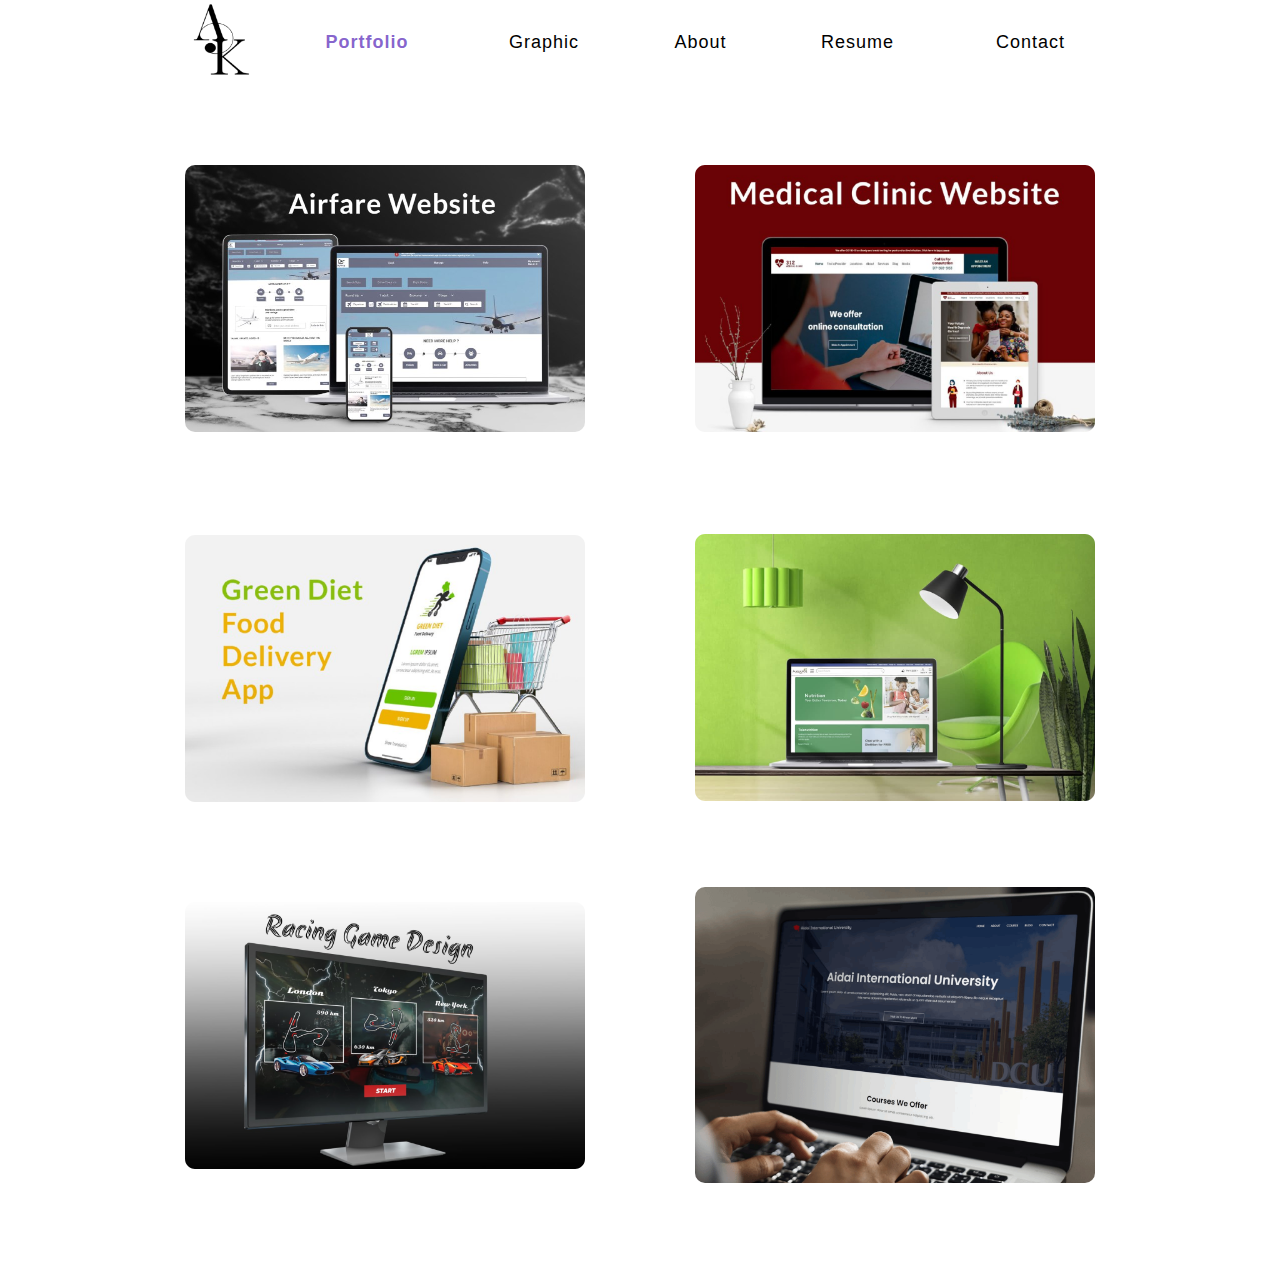
<file: resources/reload.html>
﻿<html>
	<head>
		<title></title>
	</head>
	<body>
	
	<script language="javascript">
	function getUrl() {
      var query = window.location.hash.substring(1);
      var vars = query.split("&&&");
      for (var i=0;i<vars.length;i++) {
        var url = vars[i];
        return decodeURI(url).replace("html%23","html#");
      } 
    }

    var rel = '../';
    var url = getUrl();
    if (url.indexOf(":") > 0 && url.indexOf(":") < 10) rel = '';
	self.location.href = rel + url;
	</script>
	
	</body>
</html>
</file>
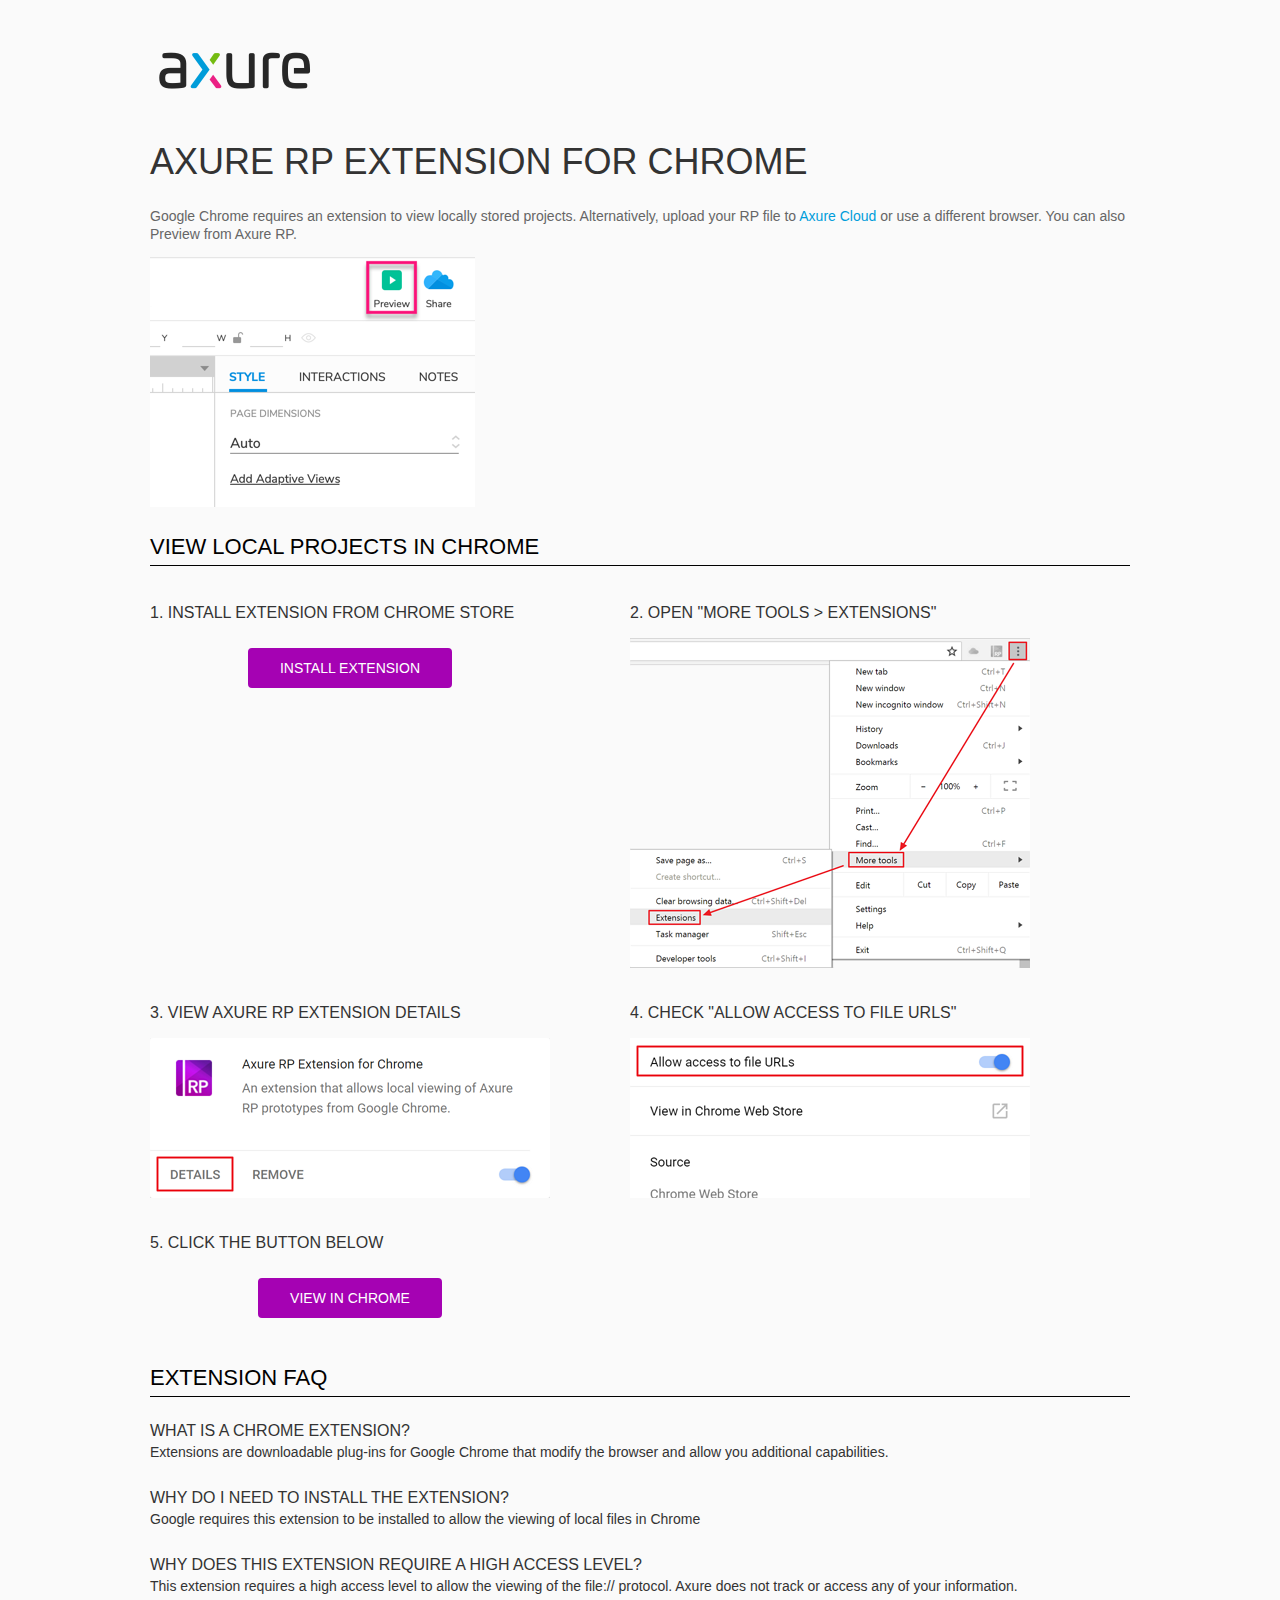
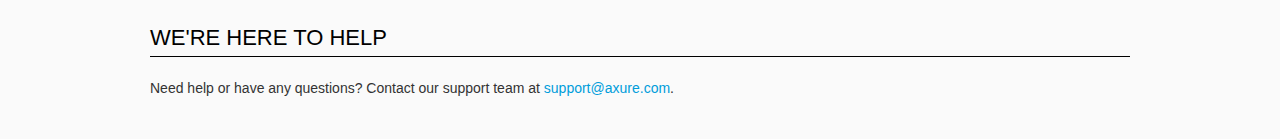
<file: resources/chrome/chrome.html>
<html>
<head>
    <title>Install the Axure RP Chrome Extension</title>
    <style type="text/css">
        *
        {
            font-family: NunitoSans, Helvetica, Arial, sans-serif;
        }
        body
        {
            text-align: center;
            background-color: #fafafa;
        }
        p
        {
            font-size: 14px;
            line-height: 18px;
            color: #333333;
        }
        div.container
        {
            width: 980px;
            margin-left: auto;
            margin-right: auto;
            text-align: left;
        }
        a
        {
            text-decoration: none;
            color: #009dda;
        }
        .button
        {
            background: #A502B3;
            font: normal 16px Arial, sans-serif;
            color: #FFFFFF;
            padding: 10px 30px 10px 30px;
            border: 2px solid #A502B3;
            display: inline-block;
            margin-top: 10px;
            text-transform: uppercase;
            font-size: 14px;
	    border-radius: 4px;
        }
        a:hover.button
        {
            border: 2px solid #A502B3;
	    color: #A502B3;
	    background-color: #FFFFFF;
        }
        div.left
        {
            width: 400px;
            float: left;
            margin-right: 80px;
        }
        div.right
        {
            width: 400px;
            float: left;
        }
        div.buttonContainer
        {
            text-align: center;
        }
        h1
        {
            font-size: 36px;
            color: #333333;
            line-height: 50px;
            margin-bottom: 20px;
            font-weight: normal;
        }
        h2
        {
            font-size: 24px;
            font-weight: normal;
            color: #08639C;
            text-align: center;
        }
        h3
        {
            font-size: 16px;
            color: #333333;
            font-weight: normal;
	    text-transform: uppercase;
        }
        .heading
        {
            border-bottom: 1px solid black;
	    height: 36px;
            line-height: 36px;
            font-size: 22px;
            color: #000000;

        }
        span.faq
        {
            font-size: 16px;
	    line-height: 24px;
            font-weight: normal;
	    text-transform: uppercase;
            color: #333333;
            display: block;
        }
    </style>
</head>
<body>
    <div class="container">
        <br />
        <br />
        <img src="axure_logo.png" alt="axure" />
        <br />
	<br />
        <h1>
            AXURE RP EXTENSION FOR CHROME</h1>
        <p style="font-size: 14px; color: #666666; margin-top: 10px;">
            Google Chrome requires an extension to view locally stored projects. Alternatively,
            upload your RP file to <a href="https://www.axure.cloud">Axure Cloud</a> or use a different
            browser. You can also Preview from Axure RP.</p>
            <img src="preview-rp.png" alt="preview"/>
        <h3 class="heading">
            VIEW LOCAL PROJECTS IN CHROME</h3>
        <div class="left">
            <h3>
                1. Install Extension from Chrome Store</h3>
            <div class="buttonContainer">
                <a class="button" href="https://chrome.google.com/webstore/detail/dogkpdfcklifaemcdfbildhcofnopogp"
                    target="_blank">Install Extension</a>
            </div>
        </div>
        <div class="right">
            <h3>
                2. Open "More Tools > Extensions"</h3>
            <img src="extensions.png" alt="extensions"/>
        </div>
        <div style="clear: both; height: 20px;">
            &nbsp;</div>
       <div class="left">
            <h3>
                3. View Axure RP Extension Details</h3>
            <img src="details.png" alt="extension details"/>
            </div>
	<div class="right">
            <h3>
                4. Check "Allow access to file URLs"</h3>
            <img src="allow-access.png" alt="allow access"/>
        </div>
   <div style="clear: both; height: 20px;">
            &nbsp;</div>
        <div class="left">
            <h3>
                5. Click the button below</h3>
            <div class="buttonContainer">
                <a class="button" href="../../start.html">View in Chrome</a>
            </div>
        </div>
        <div style="clear: both; height: 20px;">
        </div>
        <h3 class="heading">
            EXTENSION FAQ</h3>
        <p>
            <span class="faq">What is a Chrome Extension?</span> Extensions are downloadable
            plug-ins for Google Chrome that modify the browser
            and allow you additional capabilities.
        </p>
        <p style="margin-top: 25px;">
            <span class="faq">Why do I need to install the extension?</span> Google requires
            this extension to be installed to allow the viewing of local files in
            Chrome
        </p>
        <p style="margin-top: 25px; margin-bottom: 25px;">
            <span class="faq">Why does this extension require a high access level?</span> This
            extension requires a high access level to allow the viewing of the file://
            protocol. Axure does not track or access any of your information.
        </p>
        <h3 class="heading">
           WE'RE HERE TO HELP</h3>
        <p>
            Need help or have any questions? Contact our support team at <a href="mailto:support@axure.com">
                support@axure.com</a>.
        </p>
        <div style="clear: both; height: 20px;">
        </div>
    </div>
</body>
</html>
</file>
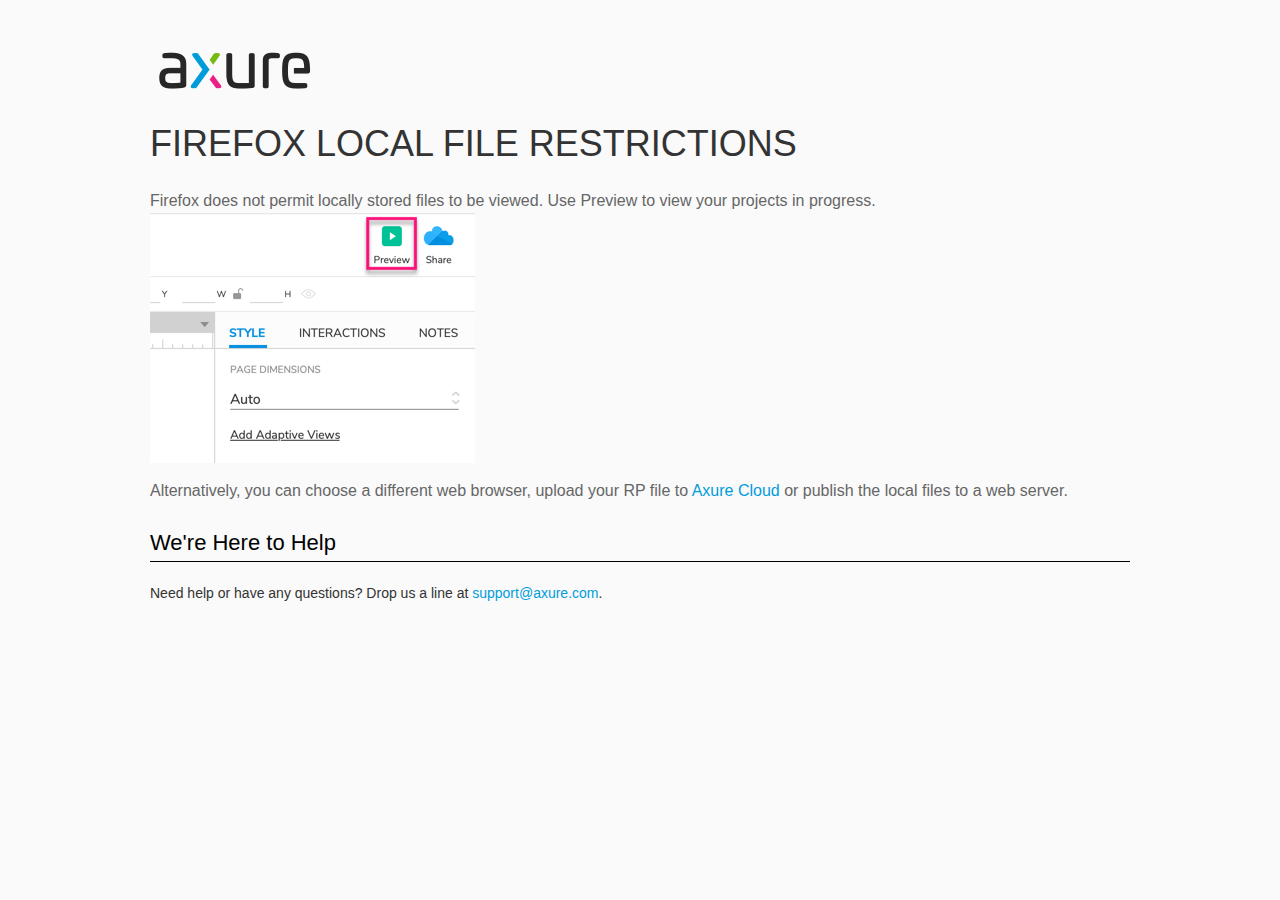
<file: resources/chrome/firefox.html>
<html>
<head>
    <title>Axure RP - Firefox Local File Restrictions</title>
    <style type="text/css">
        *
        {
            font-family: Helvetica, Arial, sans-serif;
        }
        body
        {
            text-align: center;
            background-color: #fafafa;
        }
        p
        {
            font-size: 14px;
            line-height: 18px;
            color: #333333;
        }
        div.container
        {
            width: 980px;
            margin-left: auto;
            margin-right: auto;
            text-align: left;
        }
        a
        {
            text-decoration: none;
            color: #009dda;
        }
        .button
        {
            background: #A502B3;
            font: normal 16px Arial, sans-serif;
            color: #FFFFFF;
            padding: 10px 30px 10px 30px;
            border: 2px solid #A502B3;
            display: inline-block;
            margin-top: 10px;
            text-transform: uppercase;
            font-size: 14px;
	    border-radius: 4px;
        }
        a:hover.button
        {
            border: 2px solid #A502B3;
	    color: #A502B3;
	    background-color: #FFFFFF;
        }
        div.left
        {
            width: 400px;
            float: left;
            margin-right: 80px;
        }
        div.right
        {
            width: 400px;
            float: left;
        }
        div.buttonContainer
        {
            text-align: center;
        }
        h1
        {
            font-size: 36px;
            color: #333333;
            line-height: 50px;
            margin-bottom: 20px;
            font-weight: normal;
        }
        h2
        {
            font-size: 24px;
            font-weight: normal;
            color: #08639C;
            text-align: center;
        }
        h3
        {
            font-size: 16px;
            line-height: 24px;
            color: #333333;
            font-weight: normal;
        }
        .heading
        {
            border-bottom: 1px solid black;
	    height: 36px;
            line-height: 36px;
            font-size: 22px;
            color: #000000;
        }
        span.faq
        {
            font-size: 16px;
            font-weight: normal;
	    text-transform: uppercase;
            color: #333333;
            display: block;
        }
    </style>
</head>
<body>
    <div class="container">
        <br />
        <br />
        <img src="axure_logo.png" alt="axure" />
        <br />
        <h1>
            FIREFOX LOCAL FILE RESTRICTIONS</h1>
        <p style="font-size: 16px; line-height: 24px; color: #666666; margin-top: 10px;">
            Firefox does not permit locally stored files to be viewed. Use Preview to view your projects in progress.
<img src="preview-rp.png" alt="preview"/>
          </p>
            <p style="font-size: 16px; line-height: 24px; color: #666666; margin-top: 10px;">
          Alternatively,  you can choose a different web browser, upload your RP file to <a href="https://app.axure.cloud">Axure Cloud</a> or publish the local files to a web server.</p>
        <h3 class="heading">
            We're Here to Help</h3>
        <p>
            Need help or have any questions? Drop us a line at <a href="mailto:support@axure.com">
                support@axure.com</a>.
        </p>
        <div style="clear: both; height: 20px;">
        </div>
    </div>
</body>
</html>
</file>
<file: resources/css/axure_rp_page.css>
﻿/* so the window resize fires within a frame in IE7 */
html, body {
    height: 100%;
}

#zoomOverlay {
    position: fixed;
    top: 0;
    left: 0;
    width: 100%;
    height: 100%;
}

#dragOverlay {
    position: fixed;
    top: 0;
    left: 0;
    width: 100%;
    height: 100%;
    cursor: grab;
}

#dragOverlay.dragging__start {
    cursor: grabbing;
}

html.hideScroll::-webkit-scrollbar {
    display: none;
}

html.hideScroll {
    -ms-overflow-style: none;
    scrollbar-width: none;
}

.mobileFrameCursor div * {
    cursor: inherit !important;
}

a {
    color: inherit;
}

p {
    margin: 0px;
    text-rendering: optimizeLegibility;
    font-feature-settings: "kern" 1;
    -webkit-font-feature-settings: "kern";
    -moz-font-feature-settings: "kern";
    -moz-font-feature-settings: "kern=1";
    font-kerning: normal;
}

ul {
    margin:0px;
}

iframe {
    background: #FFFFFF;
}

/* to match IE with C, FF */
input {
    padding: 1px 0px 1px 0px;
    box-sizing: border-box;
    -moz-box-sizing: border-box;
}

input[type=text]::-ms-clear {
    width: 0;
    height: 0;
    display: none;
}

textarea {
    margin: 0px;
    box-sizing: border-box;
    -moz-box-sizing: border-box;
}

select option {
    color: initial;
}

.focused:focus, .selectedFocused:focus {
    outline: none;
}

div.intcases {
    font-family: arial; 
    font-size: 12px;
    text-align:left; 
    border:1px solid #AAA; 
    background:#FFF none repeat scroll 0% 0%; 
    z-index:9999; 
    visibility:hidden; 
    position:absolute;
    padding: 0px;
    border-radius: 3px;
    white-space: nowrap;
}

div.intcaselink {
    cursor: pointer;
    padding: 3px 8px 3px 8px;
    margin: 5px;
    background:#EEE none repeat scroll 0% 0%; 
    border:1px solid #AAA;
    border-radius: 3px;
}

div.refpageimage {
    position: absolute;
    left: 0px;
    top: 0px;
    font-size: 0px;
    width: 16px;
    height: 16px;
    cursor: pointer;
    background-image: url(images/newwindow.gif);
    background-repeat: no-repeat;
}

div.annnoteimage {
    position: absolute;
    left: 0px;
    top: 0px;
    font-size: 0px;
    /*width: 16px;
    height: 12px;*/
    cursor: help;
    /*background-image: url(images/note.gif);*/
    /*background-repeat: no-repeat;*/
    width: 13px;
    height: 12px;
    padding-top: 1px;
    text-align: center;
    background-color: #138CDD;
    -moz-box-shadow: 1px 1px 3px #aaa;
    -webkit-box-shadow: 1px 1px 3px #aaa;
    box-shadow: 1px 1px 3px #aaa;
}

div.annnoteline {
    display: inline-block;
    width: 9px;
    height: 1px;
    border-bottom: 1px solid white;
    margin-top: 1px;
}

div.annnotelabel {
    /*position: absolute;
    left: 0px;
    top: 0px;*/
    font-family: Helvetica,Arial;
    white-space: nowrap;
    
    padding-top: 1px;
    background-color: #fff849;
    font-size: 10px;
    font-weight: bold;
    line-height: 14px;
    margin-right: 3px;
    padding: 0px 4px;
    color: #000;

    -moz-box-shadow: 1px 1px 3px #aaa;
    -webkit-box-shadow: 1px 1px 3px #aaa;
    box-shadow: 1px 1px 3px #aaa;
}

div.annnote {
    display: flex;
    position: absolute;
    cursor: help;
    line-height: 14px;
}

.annotation {
    font-size: 12px;
    padding-left: 2px;
    margin-bottom: 5px;
}

.annotationName {
    /*font-size: 13px;
    font-weight: bold;
    margin-bottom: 3px;
    white-space: nowrap;*/

    font-family: 'Trebuchet MS';
    font-size: 14px;
    font-weight: bold;
    margin-bottom: 5px;
    white-space: nowrap;
}

.annotationValue {
    font-family: Arial, Helvetica, Sans-Serif;
    font-size: 12px;
    color: #4a4a4a;
    line-height: 21px;
    margin-bottom: 20px;
}

.noteLink {
    text-decoration: inherit;
    color: inherit;
}

.noteLink:hover {
    background-color: white;
}

/* this is a fix for the issue where dialogs jump around and takes the text-align from the body */
.dialogFix {
    position:absolute;
    text-align:left;
    border: 1px solid #8f949a;
}


@keyframes pulsate {
  from {
    box-shadow: 0 0 10px #15d6ba;
  }
  to {
    box-shadow: 0 0 20px #15d6ba;
  }
}

@-webkit-keyframes pulsate {
  from {
    -webkit-box-shadow: 0 0 10px #15d6ba;
    box-shadow: 0 0 10px #15d6ba;
  }
  to {
    -webkit-box-shadow: 0 0 20px #15d6ba;
    box-shadow: 0 0 20px #15d6ba;
  }
}
 
@-moz-keyframes pulsate {
  from {
    -moz-box-shadow: 0 0 10px #15d6ba;
    box-shadow: 0 0 10px #15d6ba;
  }
  to {
    -moz-box-shadow: 0 0 20px #15d6ba;
    box-shadow: 0 0 20px #15d6ba;
  }
}

.legacyPulsateBorder {
    /*border: 5px solid #15d6ba;
    margin: -5px;*/
    -moz-box-shadow: 0 0 10px 3px #15d6ba;
    box-shadow: 0 0 10px 3px #15d6ba;
}

.pulsateBorder {
  animation-name: pulsate;
  animation-timing-function: ease-in-out;
  animation-duration: 0.9s;
  animation-iteration-count: infinite;
  animation-direction: alternate;
  
  -webkit-animation-name: pulsate;
  -webkit-animation-timing-function: ease-in-out;
  -webkit-animation-duration: 0.9s;
  -webkit-animation-iteration-count: infinite;
  -webkit-animation-direction: alternate;

  -moz-animation-name: pulsate;
  -moz-animation-timing-function: ease-in-out;
  -moz-animation-duration: 0.9s;
  -moz-animation-iteration-count: infinite;
  -moz-animation-direction: alternate;
}

.ax_default_hidden, .ax_default_unplaced{
    display: none;
    visibility: hidden;
}

.widgetNoteSelected {
    -moz-box-shadow: 0 0 10px 3px #138CDD;
    box-shadow: 0 0 10px 3px #138CDD;
    /*-moz-box-shadow: 0 0 20px #3915d6;
    box-shadow: 0 0 20px #3915d6;*/
    /*border: 3px solid #3915d6;*/
    /*margin: -3px;*/
}


.singleImg {
    display: none;
    visibility: hidden;
}

#ios-safari {
    overflow: auto;
    -webkit-overflow-scrolling: touch;
}

#ios-safari-html {
    display: block;
    overflow: auto;
    -webkit-overflow-scrolling: touch;
    position: absolute;
    top: 0;
    left: 0;
    right: 0;
    bottom: 0;
}

#ios-safari-fixed {
    position: absolute;
    pointer-events: none;
    width: initial;
}

#ios-safari-fixed div {
    pointer-events: auto;
}
</file>
<file: data/styles.css>
﻿.ax_default {
  font-family:"Arial Обычный", "Arial", sans-serif;
  font-weight:400;
  font-style:normal;
  font-size:13px;
  letter-spacing:normal;
  color:#333333;
  vertical-align:none;
  text-align:center;
  line-height:normal;
  text-transform:none;
}
.shape {
}
.vertical_line {
}
.text_field {
  color:#000000;
  text-align:left;
}
.text_area {
  color:#000000;
  text-align:left;
}
.line {
}
.box_1 {
}
.image {
}
.heading_1 {
  font-family:"Arial Обычный", "Arial", sans-serif;
  font-weight:bold;
  font-style:normal;
  font-size:32px;
  text-align:left;
}
.heading_2 {
  font-family:"Arial Обычный", "Arial", sans-serif;
  font-weight:bold;
  font-style:normal;
  font-size:24px;
  text-align:left;
}
.heading_3 {
  font-family:"Arial Обычный", "Arial", sans-serif;
  font-weight:bold;
  font-style:normal;
  font-size:18px;
  text-align:left;
}
.heading_4 {
  font-family:"Arial Обычный", "Arial", sans-serif;
  font-weight:bold;
  font-style:normal;
  font-size:14px;
  text-align:left;
}
.heading_5 {
  font-family:"Arial Обычный", "Arial", sans-serif;
  font-weight:bold;
  font-style:normal;
  text-align:left;
}
.heading_6 {
  font-family:"Arial Обычный", "Arial", sans-serif;
  font-weight:bold;
  font-style:normal;
  font-size:10px;
  text-align:left;
}
.paragraph {
  text-align:left;
}
.line1 {
}
.text_field1 {
  color:#000000;
  text-align:left;
}
.flow_shape {
}
.form_hint {
  color:#999999;
}
.form_disabled {
}
.icon {
}
.paragraph1 {
  text-align:left;
}
textarea, select, input, button { outline: none; }
</file>
<file: files/portfolio/styles.css>
﻿body {
  margin:0px;
  background-image:none;
  position:relative;
  left:-0px;
  width:1920px;
  margin-left:auto;
  margin-right:auto;
  text-align:left;
}
.form_sketch {
  border-color:transparent;
  background-color:transparent;
}
#base {
  position:absolute;
  z-index:0;
}
#u0 {
  border-width:0px;
  position:absolute;
  left:0px;
  top:0px;
  width:0px;
  height:0px;
}
#u1_div {
  border-width:0px;
  position:absolute;
  left:0px;
  top:0px;
  width:1920px;
  height:2050px;
  background:inherit;
  background-color:rgba(255, 255, 255, 1);
  border:none;
  border-radius:0px;
  -moz-box-shadow:none;
  -webkit-box-shadow:none;
  box-shadow:none;
}
#u1 {
  border-width:0px;
  position:absolute;
  left:0px;
  top:0px;
  width:1920px;
  height:2050px;
  display:flex;
}
#u1 .text {
  position:absolute;
  align-self:center;
  padding:0px 0px 0px 0px;
  box-sizing:border-box;
  width:100%;
}
#u1_text {
  border-width:0px;
  word-wrap:break-word;
  text-transform:none;
  visibility:hidden;
}
#u2_div {
  border-width:0px;
  position:absolute;
  left:0px;
  top:0px;
  width:1920px;
  height:135px;
  background:inherit;
  background-color:rgba(255, 255, 255, 1);
  border:none;
  border-radius:0px;
  -moz-box-shadow:none;
  -webkit-box-shadow:none;
  box-shadow:none;
}
#u2 {
  border-width:0px;
  position:absolute;
  left:0px;
  top:0px;
  width:1920px;
  height:135px;
  display:flex;
}
#u2 .text {
  position:absolute;
  align-self:center;
  padding:0px 0px 0px 0px;
  box-sizing:border-box;
  width:100%;
}
#u2_text {
  border-width:0px;
  word-wrap:break-word;
  text-transform:none;
  visibility:hidden;
}
#u3 {
  border-width:0px;
  position:absolute;
  left:0px;
  top:0px;
  width:0px;
  height:0px;
}
#u4_img {
  border-width:0px;
  position:absolute;
  left:0px;
  top:0px;
  width:110px;
  height:130px;
}
#u4 {
  border-width:0px;
  position:absolute;
  left:255px;
  top:3px;
  width:110px;
  height:130px;
  display:flex;
}
#u4 .text {
  position:absolute;
  align-self:center;
  padding:0px 0px 0px 0px;
  box-sizing:border-box;
  width:100%;
}
#u4_text {
  border-width:0px;
  word-wrap:break-word;
  text-transform:none;
  visibility:hidden;
}
#u5_div {
  border-width:0px;
  position:absolute;
  left:0px;
  top:0px;
  width:135px;
  height:80px;
  background:inherit;
  background-color:rgba(255, 255, 255, 0);
  border:none;
  border-radius:0px;
  -moz-box-shadow:none;
  -webkit-box-shadow:none;
  box-shadow:none;
  font-family:"Poppins SemiBold", "Poppins Regular", "Poppins", sans-serif;
  font-weight:600;
  font-style:normal;
  font-size:30px;
  color:rgba(118, 80, 198, 0.8784313725490196);
  text-align:left;
  line-height:80px;
}
#u5 {
  border-width:0px;
  position:absolute;
  left:503px;
  top:28px;
  width:135px;
  height:80px;
  display:flex;
  font-family:"Poppins SemiBold", "Poppins Regular", "Poppins", sans-serif;
  font-weight:600;
  font-style:normal;
  font-size:30px;
  color:rgba(118, 80, 198, 0.8784313725490196);
  text-align:left;
  line-height:80px;
}
#u5 .text {
  position:absolute;
  align-self:flex-start;
  padding:0px 0px 0px 0px;
  box-sizing:border-box;
  width:100%;
}
#u5_text {
  border-width:0px;
  word-wrap:break-word;
  text-transform:none;
}
#u6_div {
  border-width:0px;
  position:absolute;
  left:0px;
  top:0px;
  width:128px;
  height:80px;
  background:inherit;
  background-color:rgba(255, 255, 255, 0);
  border:none;
  border-radius:0px;
  -moz-box-shadow:none;
  -webkit-box-shadow:none;
  box-shadow:none;
  font-family:"Poppins Medium", "Poppins Regular", "Poppins", sans-serif;
  font-weight:500;
  font-style:normal;
  font-size:30px;
  color:#000000;
  text-align:left;
  line-height:80px;
}
#u6 {
  border-width:0px;
  position:absolute;
  left:1271px;
  top:28px;
  width:128px;
  height:80px;
  display:flex;
  font-family:"Poppins Medium", "Poppins Regular", "Poppins", sans-serif;
  font-weight:500;
  font-style:normal;
  font-size:30px;
  color:#000000;
  text-align:left;
  line-height:80px;
}
#u6 .text {
  position:absolute;
  align-self:flex-start;
  padding:0px 0px 0px 0px;
  box-sizing:border-box;
  width:100%;
}
#u6_text {
  border-width:0px;
  word-wrap:break-word;
  text-transform:none;
}
#u7_div {
  border-width:0px;
  position:absolute;
  left:0px;
  top:0px;
  width:96px;
  height:80px;
  background:inherit;
  background-color:rgba(255, 255, 255, 0);
  border:none;
  border-radius:0px;
  -moz-box-shadow:none;
  -webkit-box-shadow:none;
  box-shadow:none;
  font-family:"Poppins Medium", "Poppins Regular", "Poppins", sans-serif;
  font-weight:500;
  font-style:normal;
  font-size:30px;
  color:#000000;
  text-align:left;
  line-height:80px;
}
#u7 {
  border-width:0px;
  position:absolute;
  left:1039px;
  top:28px;
  width:96px;
  height:80px;
  display:flex;
  font-family:"Poppins Medium", "Poppins Regular", "Poppins", sans-serif;
  font-weight:500;
  font-style:normal;
  font-size:30px;
  color:#000000;
  text-align:left;
  line-height:80px;
}
#u7 .text {
  position:absolute;
  align-self:flex-start;
  padding:0px 0px 0px 0px;
  box-sizing:border-box;
  width:100%;
}
#u7_text {
  border-width:0px;
  word-wrap:break-word;
  text-transform:none;
}
#u8_div {
  border-width:0px;
  position:absolute;
  left:0px;
  top:0px;
  width:129px;
  height:80px;
  background:inherit;
  background-color:rgba(255, 255, 255, 0);
  border:none;
  border-radius:0px;
  -moz-box-shadow:none;
  -webkit-box-shadow:none;
  box-shadow:none;
  font-family:"Poppins Medium", "Poppins Regular", "Poppins", sans-serif;
  font-weight:500;
  font-style:normal;
  font-size:30px;
  color:#000000;
  text-align:left;
  line-height:80px;
}
#u8 {
  border-width:0px;
  position:absolute;
  left:774px;
  top:28px;
  width:129px;
  height:80px;
  display:flex;
  font-family:"Poppins Medium", "Poppins Regular", "Poppins", sans-serif;
  font-weight:500;
  font-style:normal;
  font-size:30px;
  color:#000000;
  text-align:left;
  line-height:80px;
}
#u8 .text {
  position:absolute;
  align-self:flex-start;
  padding:0px 0px 0px 0px;
  box-sizing:border-box;
  width:100%;
}
#u8_text {
  border-width:0px;
  word-wrap:break-word;
  text-transform:none;
}
#u9_div {
  border-width:0px;
  position:absolute;
  left:0px;
  top:0px;
  width:130px;
  height:80px;
  background:inherit;
  background-color:rgba(255, 255, 255, 0);
  border:none;
  border-radius:0px;
  -moz-box-shadow:none;
  -webkit-box-shadow:none;
  box-shadow:none;
  font-family:"Poppins Medium", "Poppins Regular", "Poppins", sans-serif;
  font-weight:500;
  font-style:normal;
  font-size:30px;
  color:#000000;
  text-align:left;
  line-height:80px;
}
#u9 {
  border-width:0px;
  position:absolute;
  left:1535px;
  top:28px;
  width:130px;
  height:80px;
  display:flex;
  font-family:"Poppins Medium", "Poppins Regular", "Poppins", sans-serif;
  font-weight:500;
  font-style:normal;
  font-size:30px;
  color:#000000;
  text-align:left;
  line-height:80px;
}
#u9 .text {
  position:absolute;
  align-self:flex-start;
  padding:0px 0px 0px 0px;
  box-sizing:border-box;
  width:100%;
}
#u9_text {
  border-width:0px;
  word-wrap:break-word;
  text-transform:none;
}
#u10 {
  border-width:0px;
  position:absolute;
  left:0px;
  top:0px;
  width:0px;
  height:0px;
}
#u11_div {
  border-width:0px;
  position:absolute;
  left:0px;
  top:0px;
  width:671px;
  height:447px;
  background:inherit;
  background-color:rgba(118, 80, 198, 0.8);
  border:none;
  border-radius:10px;
  -moz-box-shadow:none;
  -webkit-box-shadow:none;
  box-shadow:none;
  font-family:"Poppins Bold", "Poppins Regular", "Poppins", sans-serif;
  font-weight:700;
  font-style:normal;
}
#u11 {
  border-width:0px;
  position:absolute;
  left:995px;
  top:756px;
  width:671px;
  height:447px;
  display:flex;
  font-family:"Poppins Bold", "Poppins Regular", "Poppins", sans-serif;
  font-weight:700;
  font-style:normal;
}
#u11 .text {
  position:absolute;
  align-self:center;
  padding:2px 2px 2px 2px;
  box-sizing:border-box;
  width:100%;
}
#u11_text {
  border-width:0px;
  word-wrap:break-word;
  text-transform:none;
}
#u12_div {
  border-width:0px;
  position:absolute;
  left:0px;
  top:0px;
  width:671px;
  height:447px;
  background:inherit;
  background-color:rgba(118, 80, 198, 0.8);
  border:none;
  border-radius:10px;
  -moz-box-shadow:none;
  -webkit-box-shadow:none;
  box-shadow:none;
  font-family:"Poppins Bold", "Poppins Regular", "Poppins", sans-serif;
  font-weight:700;
  font-style:normal;
}
#u12 {
  border-width:0px;
  position:absolute;
  left:255px;
  top:228px;
  width:671px;
  height:447px;
  display:flex;
  font-family:"Poppins Bold", "Poppins Regular", "Poppins", sans-serif;
  font-weight:700;
  font-style:normal;
}
#u12 .text {
  position:absolute;
  align-self:center;
  padding:2px 2px 2px 2px;
  box-sizing:border-box;
  width:100%;
}
#u12_text {
  border-width:0px;
  word-wrap:break-word;
  text-transform:none;
}
#u13_div {
  border-width:0px;
  position:absolute;
  left:0px;
  top:0px;
  width:671px;
  height:447px;
  background:inherit;
  background-color:rgba(118, 80, 198, 0.8);
  border:none;
  border-radius:10px;
  -moz-box-shadow:none;
  -webkit-box-shadow:none;
  box-shadow:none;
  font-family:"Poppins Bold", "Poppins Regular", "Poppins", sans-serif;
  font-weight:700;
  font-style:normal;
}
#u13 {
  border-width:0px;
  position:absolute;
  left:995px;
  top:228px;
  width:671px;
  height:447px;
  display:flex;
  font-family:"Poppins Bold", "Poppins Regular", "Poppins", sans-serif;
  font-weight:700;
  font-style:normal;
}
#u13 .text {
  position:absolute;
  align-self:center;
  padding:2px 2px 2px 2px;
  box-sizing:border-box;
  width:100%;
}
#u13_text {
  border-width:0px;
  word-wrap:break-word;
  text-transform:none;
}
#u14_div {
  border-width:0px;
  position:absolute;
  left:0px;
  top:0px;
  width:671px;
  height:447px;
  background:inherit;
  background-color:rgba(118, 80, 198, 0.8);
  border:none;
  border-radius:10px;
  -moz-box-shadow:none;
  -webkit-box-shadow:none;
  box-shadow:none;
  font-family:"Poppins Bold", "Poppins Regular", "Poppins", sans-serif;
  font-weight:700;
  font-style:normal;
}
#u14 {
  border-width:0px;
  position:absolute;
  left:255px;
  top:756px;
  width:671px;
  height:447px;
  display:flex;
  font-family:"Poppins Bold", "Poppins Regular", "Poppins", sans-serif;
  font-weight:700;
  font-style:normal;
}
#u14 .text {
  position:absolute;
  align-self:center;
  padding:2px 2px 2px 2px;
  box-sizing:border-box;
  width:100%;
}
#u14_text {
  border-width:0px;
  word-wrap:break-word;
  text-transform:none;
}
#u15_div {
  border-width:0px;
  position:absolute;
  left:0px;
  top:0px;
  width:671px;
  height:496px;
  background:inherit;
  background-color:rgba(118, 80, 198, 0.8);
  border:none;
  border-radius:10px;
  -moz-box-shadow:none;
  -webkit-box-shadow:none;
  box-shadow:none;
  font-family:"Poppins Bold", "Poppins Regular", "Poppins", sans-serif;
  font-weight:700;
  font-style:normal;
}
#u15 {
  border-width:0px;
  position:absolute;
  left:995px;
  top:1260px;
  width:671px;
  height:496px;
  display:flex;
  font-family:"Poppins Bold", "Poppins Regular", "Poppins", sans-serif;
  font-weight:700;
  font-style:normal;
}
#u15 .text {
  position:absolute;
  align-self:center;
  padding:2px 2px 2px 2px;
  box-sizing:border-box;
  width:100%;
}
#u15_text {
  border-width:0px;
  word-wrap:break-word;
  text-transform:none;
}
#u16_div {
  border-width:0px;
  position:absolute;
  left:0px;
  top:0px;
  width:671px;
  height:447px;
  background:inherit;
  background-color:rgba(118, 80, 198, 0.8);
  border:none;
  border-radius:10px;
  -moz-box-shadow:none;
  -webkit-box-shadow:none;
  box-shadow:none;
  font-family:"Poppins Bold", "Poppins Regular", "Poppins", sans-serif;
  font-weight:700;
  font-style:normal;
}
#u16 {
  border-width:0px;
  position:absolute;
  left:255px;
  top:1285px;
  width:671px;
  height:447px;
  display:flex;
  font-family:"Poppins Bold", "Poppins Regular", "Poppins", sans-serif;
  font-weight:700;
  font-style:normal;
}
#u16 .text {
  position:absolute;
  align-self:center;
  padding:2px 2px 2px 2px;
  box-sizing:border-box;
  width:100%;
}
#u16_text {
  border-width:0px;
  word-wrap:break-word;
  text-transform:none;
}
#u17_div {
  border-width:0px;
  position:absolute;
  left:0px;
  top:0px;
  width:670px;
  height:447px;
  background:inherit;
  background-color:rgba(255, 255, 255, 0);
  background-image:url('../../images/portfolio/u17_div.png');
  background-repeat:no-repeat;
  background-size:670px 447px;
  background-position: 0.0px 0.0px;
  border:none;
  border-radius:10px;
  -moz-box-shadow:none;
  -webkit-box-shadow:none;
  box-shadow:none;
}
#u17 {
  border-width:0px;
  position:absolute;
  left:256px;
  top:228px;
  width:670px;
  height:447px;
  display:flex;
}
#u17 .text {
  position:absolute;
  align-self:center;
  padding:0px 0px 0px 0px;
  box-sizing:border-box;
  width:100%;
}
#u17_text {
  border-width:0px;
  word-wrap:break-word;
  text-transform:none;
  visibility:hidden;
}
#u18_img {
  border-width:0px;
  position:absolute;
  left:0px;
  top:0px;
  width:670px;
  height:447px;
}
#u18 {
  border-width:0px;
  position:absolute;
  left:256px;
  top:756px;
  width:670px;
  height:447px;
  display:flex;
}
#u18 .text {
  position:absolute;
  align-self:center;
  padding:0px 0px 0px 0px;
  box-sizing:border-box;
  width:100%;
}
#u18_text {
  border-width:0px;
  word-wrap:break-word;
  text-transform:none;
  visibility:hidden;
}
#u19_img {
  border-width:0px;
  position:absolute;
  left:0px;
  top:0px;
  width:670px;
  height:447px;
}
#u19 {
  border-width:0px;
  position:absolute;
  left:995px;
  top:228px;
  width:670px;
  height:447px;
  display:flex;
}
#u19 .text {
  position:absolute;
  align-self:center;
  padding:0px 0px 0px 0px;
  box-sizing:border-box;
  width:100%;
}
#u19_text {
  border-width:0px;
  word-wrap:break-word;
  text-transform:none;
  visibility:hidden;
}
#u20_div {
  border-width:0px;
  position:absolute;
  left:0px;
  top:0px;
  width:670px;
  height:496px;
  background:inherit;
  background-color:rgba(255, 255, 255, 0);
  background-image:url('../../images/portfolio/u20_div.png');
  background-repeat:no-repeat;
  background-size:670px 496px;
  background-position: 0.0px 0.0px;
  border:none;
  border-radius:10px;
  -moz-box-shadow:none;
  -webkit-box-shadow:none;
  box-shadow:none;
}
#u20 {
  border-width:0px;
  position:absolute;
  left:995px;
  top:1260px;
  width:670px;
  height:496px;
  display:flex;
}
#u20 .text {
  position:absolute;
  align-self:center;
  padding:0px 0px 0px 0px;
  box-sizing:border-box;
  width:100%;
}
#u20_text {
  border-width:0px;
  word-wrap:break-word;
  text-transform:none;
  visibility:hidden;
}
#u21_img {
  border-width:0px;
  position:absolute;
  left:0px;
  top:0px;
  width:670px;
  height:447px;
}
#u21 {
  border-width:0px;
  position:absolute;
  left:256px;
  top:1285px;
  width:670px;
  height:447px;
  display:flex;
}
#u21 .text {
  position:absolute;
  align-self:center;
  padding:0px 0px 0px 0px;
  box-sizing:border-box;
  width:100%;
}
#u21_text {
  border-width:0px;
  word-wrap:break-word;
  text-transform:none;
  visibility:hidden;
}
#u22_img {
  border-width:0px;
  position:absolute;
  left:0px;
  top:0px;
  width:670px;
  height:447px;
}
#u22 {
  border-width:0px;
  position:absolute;
  left:995px;
  top:756px;
  width:670px;
  height:447px;
  display:flex;
}
#u22 .text {
  position:absolute;
  align-self:center;
  padding:0px 0px 0px 0px;
  box-sizing:border-box;
  width:100%;
}
#u22_text {
  border-width:0px;
  word-wrap:break-word;
  text-transform:none;
  visibility:hidden;
}
body.a {  background-color:rgba(255, 255, 255, 1);
  background-image:none;
  position:relative;
  left:-0px;
  width:1200px;
  margin-left:auto;
  margin-right:auto;
  text-align:left;
}
#u1.a {
  width:1200px;
  height:1281px;
}
#u1_div.a {
  border-width:0px;
  position:absolute;
  left:0px;
  top:0px;
  width:1200px;
  height:1281px;
  background:inherit;
  background-color:rgba(255, 255, 255, 1);
  border:none;
  border-radius:0px;
  -moz-box-shadow:none;
  -webkit-box-shadow:none;
  box-shadow:none;
}
#u1.a {
  width:1200px;
  height:1281px;
}
#u1_text.a {
}
#u1 .text.a {
  align-self:center;
  padding:0px 0px 0px 0px;
}
#u2.a {
  width:1200px;
  height:84px;
}
#u2_div.a {
  border-width:0px;
  position:absolute;
  left:0px;
  top:0px;
  width:1200px;
  height:84px;
  background:inherit;
  background-color:rgba(255, 255, 255, 1);
  border:none;
  border-radius:0px;
  -moz-box-shadow:none;
  -webkit-box-shadow:none;
  box-shadow:none;
}
#u2.a {
  width:1200px;
  height:84px;
}
#u2_text.a {
}
#u2 .text.a {
  align-self:center;
  padding:0px 0px 0px 0px;
}
#u4.a {
  left:145px;
  top:0px;
  width:70px;
  height:82px;
}
#u4_img.a {
  width:70px;
  height:82px;
}
#u4.a {
  left:145px;
  top:0px;
  width:70px;
  height:82px;
}
#u4_text.a {
}
#u4 .text.a {
  align-self:center;
  padding:0px 0px 0px 0px;
}
#u5.a {
  left:259px;
  top:2px;
}
#u5_div.a {
  border-width:0px;
  position:absolute;
  left:0px;
  top:0px;
  width:135px;
  height:80px;
  background:inherit;
  background-color:rgba(255, 255, 255, 0);
  border:none;
  border-radius:0px;
  -moz-box-shadow:none;
  -webkit-box-shadow:none;
  box-shadow:none;
  font-family:"Poppins SemiBold", "Poppins Regular", "Poppins", sans-serif;
  font-weight:600;
  font-style:normal;
  font-size:30px;
  color:rgba(118, 80, 198, 0.8784313725490196);
  text-align:left;
  line-height:80px;
}
#u5.a {
  left:259px;
  top:2px;
}
#u5_text.a {
}
#u5 .text.a {
  align-self:flex-start;
  padding:0px 0px 0px 0px;
}
#u6.a {
  left:753px;
  top:2px;
}
#u6_div.a {
  border-width:0px;
  position:absolute;
  left:0px;
  top:0px;
  width:128px;
  height:80px;
  background:inherit;
  background-color:rgba(255, 255, 255, 0);
  border:none;
  border-radius:0px;
  -moz-box-shadow:none;
  -webkit-box-shadow:none;
  box-shadow:none;
  font-family:"Poppins Medium", "Poppins Regular", "Poppins", sans-serif;
  font-weight:500;
  font-style:normal;
  font-size:30px;
  color:#000000;
  text-align:left;
  line-height:80px;
}
#u6.a {
  left:753px;
  top:2px;
}
#u6_text.a {
}
#u6 .text.a {
  align-self:flex-start;
  padding:0px 0px 0px 0px;
}
#u7.a {
  left:612px;
  top:2px;
}
#u7_div.a {
  border-width:0px;
  position:absolute;
  left:0px;
  top:0px;
  width:96px;
  height:80px;
  background:inherit;
  background-color:rgba(255, 255, 255, 0);
  border:none;
  border-radius:0px;
  -moz-box-shadow:none;
  -webkit-box-shadow:none;
  box-shadow:none;
  font-family:"Poppins Medium", "Poppins Regular", "Poppins", sans-serif;
  font-weight:500;
  font-style:normal;
  font-size:30px;
  color:#000000;
  text-align:left;
  line-height:80px;
}
#u7.a {
  left:612px;
  top:2px;
}
#u7_text.a {
}
#u7 .text.a {
  align-self:flex-start;
  padding:0px 0px 0px 0px;
}
#u8.a {
  left:439px;
  top:2px;
}
#u8_div.a {
  border-width:0px;
  position:absolute;
  left:0px;
  top:0px;
  width:129px;
  height:80px;
  background:inherit;
  background-color:rgba(255, 255, 255, 0);
  border:none;
  border-radius:0px;
  -moz-box-shadow:none;
  -webkit-box-shadow:none;
  box-shadow:none;
  font-family:"Poppins Medium", "Poppins Regular", "Poppins", sans-serif;
  font-weight:500;
  font-style:normal;
  font-size:30px;
  color:#000000;
  text-align:left;
  line-height:80px;
}
#u8.a {
  left:439px;
  top:2px;
}
#u8_text.a {
}
#u8 .text.a {
  align-self:flex-start;
  padding:0px 0px 0px 0px;
}
#u9.a {
  left:925px;
  top:2px;
}
#u9_div.a {
  border-width:0px;
  position:absolute;
  left:0px;
  top:0px;
  width:130px;
  height:80px;
  background:inherit;
  background-color:rgba(255, 255, 255, 0);
  border:none;
  border-radius:0px;
  -moz-box-shadow:none;
  -webkit-box-shadow:none;
  box-shadow:none;
  font-family:"Poppins Medium", "Poppins Regular", "Poppins", sans-serif;
  font-weight:500;
  font-style:normal;
  font-size:30px;
  color:#000000;
  text-align:left;
  line-height:80px;
}
#u9.a {
  left:925px;
  top:2px;
}
#u9_text.a {
}
#u9 .text.a {
  align-self:flex-start;
  padding:0px 0px 0px 0px;
}
#u11.a {
  left:655px;
  top:535px;
  width:400px;
  height:266px;
}
#u11_div.a {
  border-width:0px;
  position:absolute;
  left:0px;
  top:0px;
  width:400px;
  height:266px;
  background:inherit;
  background-color:rgba(118, 80, 198, 0.8);
  border:none;
  border-radius:10px;
  -moz-box-shadow:none;
  -webkit-box-shadow:none;
  box-shadow:none;
  font-family:"Poppins Bold", "Poppins Regular", "Poppins", sans-serif;
  font-weight:700;
  font-style:normal;
}
#u11.a {
  left:655px;
  top:535px;
  width:400px;
  height:266px;
}
#u11_text.a {
}
#u11 .text.a {
  align-self:center;
  padding:2px 2px 2px 2px;
}
#u12.a {
  left:145px;
  top:165px;
  width:400px;
  height:267px;
}
#u12_div.a {
  border-width:0px;
  position:absolute;
  left:0px;
  top:0px;
  width:400px;
  height:267px;
  background:inherit;
  background-color:rgba(118, 80, 198, 0.8);
  border:none;
  border-radius:10px;
  -moz-box-shadow:none;
  -webkit-box-shadow:none;
  box-shadow:none;
  font-family:"Poppins Bold", "Poppins Regular", "Poppins", sans-serif;
  font-weight:700;
  font-style:normal;
}
#u12.a {
  left:145px;
  top:165px;
  width:400px;
  height:267px;
}
#u12_text.a {
}
#u12 .text.a {
  align-self:center;
  padding:2px 2px 2px 2px;
}
#u13.a {
  left:655px;
  top:165px;
  width:401px;
  height:267px;
}
#u13_div.a {
  border-width:0px;
  position:absolute;
  left:0px;
  top:0px;
  width:401px;
  height:267px;
  background:inherit;
  background-color:rgba(118, 80, 198, 0.8);
  border:none;
  border-radius:10px;
  -moz-box-shadow:none;
  -webkit-box-shadow:none;
  box-shadow:none;
  font-family:"Poppins Bold", "Poppins Regular", "Poppins", sans-serif;
  font-weight:700;
  font-style:normal;
}
#u13.a {
  left:655px;
  top:165px;
  width:401px;
  height:267px;
}
#u13_text.a {
}
#u13 .text.a {
  align-self:center;
  padding:2px 2px 2px 2px;
}
#u14.a {
  left:145px;
  top:534px;
  width:400px;
  height:266px;
}
#u14_div.a {
  border-width:0px;
  position:absolute;
  left:0px;
  top:0px;
  width:400px;
  height:266px;
  background:inherit;
  background-color:rgba(118, 80, 198, 0.8);
  border:none;
  border-radius:10px;
  -moz-box-shadow:none;
  -webkit-box-shadow:none;
  box-shadow:none;
  font-family:"Poppins Bold", "Poppins Regular", "Poppins", sans-serif;
  font-weight:700;
  font-style:normal;
}
#u14.a {
  left:145px;
  top:534px;
  width:400px;
  height:266px;
}
#u14_text.a {
}
#u14 .text.a {
  align-self:center;
  padding:2px 2px 2px 2px;
}
#u15.a {
  left:655px;
  top:887px;
  width:400px;
  height:296px;
}
#u15_div.a {
  border-width:0px;
  position:absolute;
  left:0px;
  top:0px;
  width:400px;
  height:296px;
  background:inherit;
  background-color:rgba(118, 80, 198, 0.8);
  border:none;
  border-radius:10px;
  -moz-box-shadow:none;
  -webkit-box-shadow:none;
  box-shadow:none;
  font-family:"Poppins Bold", "Poppins Regular", "Poppins", sans-serif;
  font-weight:700;
  font-style:normal;
}
#u15.a {
  left:655px;
  top:887px;
  width:400px;
  height:296px;
}
#u15_text.a {
}
#u15 .text.a {
  align-self:center;
  padding:2px 2px 2px 2px;
}
#u16.a {
  left:145px;
  top:901px;
  width:403px;
  height:268px;
}
#u16_div.a {
  border-width:0px;
  position:absolute;
  left:0px;
  top:0px;
  width:403px;
  height:268px;
  background:inherit;
  background-color:rgba(118, 80, 198, 0.8);
  border:none;
  border-radius:10px;
  -moz-box-shadow:none;
  -webkit-box-shadow:none;
  box-shadow:none;
  font-family:"Poppins Bold", "Poppins Regular", "Poppins", sans-serif;
  font-weight:700;
  font-style:normal;
}
#u16.a {
  left:145px;
  top:901px;
  width:403px;
  height:268px;
}
#u16_text.a {
}
#u16 .text.a {
  align-self:center;
  padding:2px 2px 2px 2px;
}
#u17.a {
  left:145px;
  top:165px;
  width:400px;
  height:267px;
}
#u17_div.a {
  border-width:0px;
  position:absolute;
  left:0px;
  top:0px;
  width:400px;
  height:267px;
  background:inherit;
  background-color:rgba(255, 255, 255, 0);
  background-image:url('../../images/portfolio/u17_div.png');
  background-repeat:no-repeat;
  background-size:400px 267px;
  background-position: 0.0px 0.0px;
  border:none;
  border-radius:10px;
  -moz-box-shadow:none;
  -webkit-box-shadow:none;
  box-shadow:none;
}
#u17.a {
  left:145px;
  top:165px;
  width:400px;
  height:267px;
}
#u17_text.a {
}
#u17 .text.a {
  align-self:center;
  padding:0px 0px 0px 0px;
}
#u18.a {
  left:145px;
  top:535px;
  width:400px;
  height:267px;
}
#u18_img.a {
  width:400px;
  height:267px;
}
#u18.a {
  left:145px;
  top:535px;
  width:400px;
  height:267px;
}
#u18_text.a {
}
#u18 .text.a {
  align-self:center;
  padding:0px 0px 0px 0px;
}
#u19.a {
  left:655px;
  top:165px;
  width:400px;
  height:267px;
}
#u19_img.a {
  width:400px;
  height:267px;
}
#u19.a {
  left:655px;
  top:165px;
  width:400px;
  height:267px;
}
#u19_text.a {
}
#u19 .text.a {
  align-self:center;
  padding:0px 0px 0px 0px;
}
#u20.a {
  left:655px;
  top:887px;
  width:400px;
  height:296px;
}
#u20_div.a {
  border-width:0px;
  position:absolute;
  left:0px;
  top:0px;
  width:400px;
  height:296px;
  background:inherit;
  background-color:rgba(255, 255, 255, 0);
  background-image:url('../../images/portfolio/u20_div.png');
  background-repeat:no-repeat;
  background-size:400px 296px;
  background-position: 0.0px 0.0px;
  border:none;
  border-radius:10px;
  -moz-box-shadow:none;
  -webkit-box-shadow:none;
  box-shadow:none;
}
#u20.a {
  left:655px;
  top:887px;
  width:400px;
  height:296px;
}
#u20_text.a {
}
#u20 .text.a {
  align-self:center;
  padding:0px 0px 0px 0px;
}
#u21.a {
  left:145px;
  top:902px;
  width:400px;
  height:267px;
}
#u21_img.a {
  width:400px;
  height:267px;
}
#u21.a {
  left:145px;
  top:902px;
  width:400px;
  height:267px;
}
#u21_text.a {
}
#u21 .text.a {
  align-self:center;
  padding:0px 0px 0px 0px;
}
#u22.a {
  left:655px;
  top:534px;
  width:400px;
  height:267px;
}
#u22_img.a {
  width:400px;
  height:267px;
}
#u22.a {
  left:655px;
  top:534px;
  width:400px;
  height:267px;
}
#u22_text.a {
}
#u22 .text.a {
  align-self:center;
  padding:0px 0px 0px 0px;
}
body.b {  background-color:rgba(255, 255, 255, 1);
  background-image:none;
  position:relative;
  left:-0px;
  width:1366px;
  margin-left:auto;
  margin-right:auto;
  text-align:left;
}
#u1.b {
  width:1366px;
  height:1458px;
}
#u1_div.b {
  border-width:0px;
  position:absolute;
  left:0px;
  top:0px;
  width:1366px;
  height:1458px;
  background:inherit;
  background-color:rgba(255, 255, 255, 1);
  border:none;
  border-radius:0px;
  -moz-box-shadow:none;
  -webkit-box-shadow:none;
  box-shadow:none;
}
#u1.b {
  width:1366px;
  height:1458px;
}
#u1_text.b {
}
#u1 .text.b {
  align-self:center;
  padding:0px 0px 0px 0px;
}
#u2.b {
  width:1366px;
  height:96px;
}
#u2_div.b {
  border-width:0px;
  position:absolute;
  left:0px;
  top:0px;
  width:1366px;
  height:96px;
  background:inherit;
  background-color:rgba(255, 255, 255, 1);
  border:none;
  border-radius:0px;
  -moz-box-shadow:none;
  -webkit-box-shadow:none;
  box-shadow:none;
}
#u2.b {
  width:1366px;
  height:96px;
}
#u2_text.b {
}
#u2 .text.b {
  align-self:center;
  padding:0px 0px 0px 0px;
}
#u4.b {
  left:128px;
  top:0px;
  width:80px;
  height:94px;
}
#u4_img.b {
  width:80px;
  height:94px;
}
#u4.b {
  left:128px;
  top:0px;
  width:80px;
  height:94px;
}
#u4_text.b {
}
#u4 .text.b {
  align-self:center;
  padding:0px 0px 0px 0px;
}
#u5.b {
  left:290px;
  top:7px;
}
#u5_div.b {
  border-width:0px;
  position:absolute;
  left:0px;
  top:0px;
  width:135px;
  height:80px;
  background:inherit;
  background-color:rgba(255, 255, 255, 0);
  border:none;
  border-radius:0px;
  -moz-box-shadow:none;
  -webkit-box-shadow:none;
  box-shadow:none;
  font-family:"Poppins SemiBold", "Poppins Regular", "Poppins", sans-serif;
  font-weight:600;
  font-style:normal;
  font-size:30px;
  color:rgba(118, 80, 198, 0.8784313725490196);
  text-align:left;
  line-height:80px;
}
#u5.b {
  left:290px;
  top:7px;
}
#u5_text.b {
}
#u5 .text.b {
  align-self:flex-start;
  padding:0px 0px 0px 0px;
}
#u6.b {
  left:898px;
  top:7px;
}
#u6_div.b {
  border-width:0px;
  position:absolute;
  left:0px;
  top:0px;
  width:128px;
  height:80px;
  background:inherit;
  background-color:rgba(255, 255, 255, 0);
  border:none;
  border-radius:0px;
  -moz-box-shadow:none;
  -webkit-box-shadow:none;
  box-shadow:none;
  font-family:"Poppins Medium", "Poppins Regular", "Poppins", sans-serif;
  font-weight:500;
  font-style:normal;
  font-size:30px;
  color:#000000;
  text-align:left;
  line-height:80px;
}
#u6.b {
  left:898px;
  top:7px;
}
#u6_text.b {
}
#u6 .text.b {
  align-self:flex-start;
  padding:0px 0px 0px 0px;
}
#u7.b {
  left:719px;
  top:7px;
}
#u7_div.b {
  border-width:0px;
  position:absolute;
  left:0px;
  top:0px;
  width:96px;
  height:80px;
  background:inherit;
  background-color:rgba(255, 255, 255, 0);
  border:none;
  border-radius:0px;
  -moz-box-shadow:none;
  -webkit-box-shadow:none;
  box-shadow:none;
  font-family:"Poppins Medium", "Poppins Regular", "Poppins", sans-serif;
  font-weight:500;
  font-style:normal;
  font-size:30px;
  color:#000000;
  text-align:left;
  line-height:80px;
}
#u7.b {
  left:719px;
  top:7px;
}
#u7_text.b {
}
#u7 .text.b {
  align-self:flex-start;
  padding:0px 0px 0px 0px;
}
#u8.b {
  left:508px;
  top:7px;
}
#u8_div.b {
  border-width:0px;
  position:absolute;
  left:0px;
  top:0px;
  width:129px;
  height:80px;
  background:inherit;
  background-color:rgba(255, 255, 255, 0);
  border:none;
  border-radius:0px;
  -moz-box-shadow:none;
  -webkit-box-shadow:none;
  box-shadow:none;
  font-family:"Poppins Medium", "Poppins Regular", "Poppins", sans-serif;
  font-weight:500;
  font-style:normal;
  font-size:30px;
  color:#000000;
  text-align:left;
  line-height:80px;
}
#u8.b {
  left:508px;
  top:7px;
}
#u8_text.b {
}
#u8 .text.b {
  align-self:flex-start;
  padding:0px 0px 0px 0px;
}
#u9.b {
  left:1108px;
  top:7px;
}
#u9_div.b {
  border-width:0px;
  position:absolute;
  left:0px;
  top:0px;
  width:130px;
  height:80px;
  background:inherit;
  background-color:rgba(255, 255, 255, 0);
  border:none;
  border-radius:0px;
  -moz-box-shadow:none;
  -webkit-box-shadow:none;
  box-shadow:none;
  font-family:"Poppins Medium", "Poppins Regular", "Poppins", sans-serif;
  font-weight:500;
  font-style:normal;
  font-size:30px;
  color:#000000;
  text-align:left;
  line-height:80px;
}
#u9.b {
  left:1108px;
  top:7px;
}
#u9_text.b {
}
#u9 .text.b {
  align-self:flex-start;
  padding:0px 0px 0px 0px;
}
#u11.b {
  left:738px;
  top:591px;
  width:500px;
  height:334px;
}
#u11_div.b {
  border-width:0px;
  position:absolute;
  left:0px;
  top:0px;
  width:500px;
  height:334px;
  background:inherit;
  background-color:rgba(118, 80, 198, 0.8);
  border:none;
  border-radius:10px;
  -moz-box-shadow:none;
  -webkit-box-shadow:none;
  box-shadow:none;
  font-family:"Poppins Bold", "Poppins Regular", "Poppins", sans-serif;
  font-weight:700;
  font-style:normal;
}
#u11.b {
  left:738px;
  top:591px;
  width:500px;
  height:334px;
}
#u11_text.b {
}
#u11 .text.b {
  align-self:center;
  padding:2px 2px 2px 2px;
}
#u12.b {
  left:128px;
  top:156px;
  width:501px;
  height:334px;
}
#u12_div.b {
  border-width:0px;
  position:absolute;
  left:0px;
  top:0px;
  width:501px;
  height:334px;
  background:inherit;
  background-color:rgba(118, 80, 198, 0.8);
  border:none;
  border-radius:10px;
  -moz-box-shadow:none;
  -webkit-box-shadow:none;
  box-shadow:none;
  font-family:"Poppins Bold", "Poppins Regular", "Poppins", sans-serif;
  font-weight:700;
  font-style:normal;
}
#u12.b {
  left:128px;
  top:156px;
  width:501px;
  height:334px;
}
#u12_text.b {
}
#u12 .text.b {
  align-self:center;
  padding:2px 2px 2px 2px;
}
#u13.b {
  left:738px;
  top:156px;
  width:501px;
  height:334px;
}
#u13_div.b {
  border-width:0px;
  position:absolute;
  left:0px;
  top:0px;
  width:501px;
  height:334px;
  background:inherit;
  background-color:rgba(118, 80, 198, 0.8);
  border:none;
  border-radius:10px;
  -moz-box-shadow:none;
  -webkit-box-shadow:none;
  box-shadow:none;
  font-family:"Poppins Bold", "Poppins Regular", "Poppins", sans-serif;
  font-weight:700;
  font-style:normal;
}
#u13.b {
  left:738px;
  top:156px;
  width:501px;
  height:334px;
}
#u13_text.b {
}
#u13 .text.b {
  align-self:center;
  padding:2px 2px 2px 2px;
}
#u14.b {
  left:128px;
  top:591px;
  width:500px;
  height:334px;
}
#u14_div.b {
  border-width:0px;
  position:absolute;
  left:0px;
  top:0px;
  width:500px;
  height:334px;
  background:inherit;
  background-color:rgba(118, 80, 198, 0.8);
  border:none;
  border-radius:10px;
  -moz-box-shadow:none;
  -webkit-box-shadow:none;
  box-shadow:none;
  font-family:"Poppins Bold", "Poppins Regular", "Poppins", sans-serif;
  font-weight:700;
  font-style:normal;
}
#u14.b {
  left:128px;
  top:591px;
  width:500px;
  height:334px;
}
#u14_text.b {
}
#u14 .text.b {
  align-self:center;
  padding:2px 2px 2px 2px;
}
#u15.b {
  left:738px;
  top:989px;
  width:500px;
  height:370px;
}
#u15_div.b {
  border-width:0px;
  position:absolute;
  left:0px;
  top:0px;
  width:500px;
  height:370px;
  background:inherit;
  background-color:rgba(118, 80, 198, 0.8);
  border:none;
  border-radius:10px;
  -moz-box-shadow:none;
  -webkit-box-shadow:none;
  box-shadow:none;
  font-family:"Poppins Bold", "Poppins Regular", "Poppins", sans-serif;
  font-weight:700;
  font-style:normal;
}
#u15.b {
  left:738px;
  top:989px;
  width:500px;
  height:370px;
}
#u15_text.b {
}
#u15 .text.b {
  align-self:center;
  padding:2px 2px 2px 2px;
}
#u16.b {
  left:127px;
  top:1007px;
  width:501px;
  height:334px;
}
#u16_div.b {
  border-width:0px;
  position:absolute;
  left:0px;
  top:0px;
  width:501px;
  height:334px;
  background:inherit;
  background-color:rgba(118, 80, 198, 0.8);
  border:none;
  border-radius:10px;
  -moz-box-shadow:none;
  -webkit-box-shadow:none;
  box-shadow:none;
  font-family:"Poppins Bold", "Poppins Regular", "Poppins", sans-serif;
  font-weight:700;
  font-style:normal;
}
#u16.b {
  left:127px;
  top:1007px;
  width:501px;
  height:334px;
}
#u16_text.b {
}
#u16 .text.b {
  align-self:center;
  padding:2px 2px 2px 2px;
}
#u17.b {
  left:129px;
  top:156px;
  width:500px;
  height:334px;
}
#u17_div.b {
  border-width:0px;
  position:absolute;
  left:0px;
  top:0px;
  width:500px;
  height:334px;
  background:inherit;
  background-color:rgba(255, 255, 255, 0);
  background-image:url('../../images/portfolio/u17_div.png');
  background-repeat:no-repeat;
  background-size:501px 334px;
  background-position: -0.5px 0.0px;
  border:none;
  border-radius:10px;
  -moz-box-shadow:none;
  -webkit-box-shadow:none;
  box-shadow:none;
}
#u17.b {
  left:129px;
  top:156px;
  width:500px;
  height:334px;
}
#u17_text.b {
}
#u17 .text.b {
  align-self:center;
  padding:0px 0px 0px 0px;
}
#u18.b {
  left:128px;
  top:591px;
  width:500px;
  height:334px;
}
#u18_img.b {
  width:500px;
  height:334px;
}
#u18.b {
  left:128px;
  top:591px;
  width:500px;
  height:334px;
}
#u18_text.b {
}
#u18 .text.b {
  align-self:center;
  padding:0px 0px 0px 0px;
}
#u19.b {
  left:739px;
  top:156px;
  width:500px;
  height:334px;
}
#u19_img.b {
  width:500px;
  height:334px;
}
#u19.b {
  left:739px;
  top:156px;
  width:500px;
  height:334px;
}
#u19_text.b {
}
#u19 .text.b {
  align-self:center;
  padding:0px 0px 0px 0px;
}
#u20.b {
  left:738px;
  top:989px;
  width:500px;
  height:370px;
}
#u20_div.b {
  border-width:0px;
  position:absolute;
  left:0px;
  top:0px;
  width:500px;
  height:370px;
  background:inherit;
  background-color:rgba(255, 255, 255, 0);
  background-image:url('../../images/portfolio/u20_div.png');
  background-repeat:no-repeat;
  background-size:500px 370px;
  background-position: 0.0px 0.0px;
  border:none;
  border-radius:10px;
  -moz-box-shadow:none;
  -webkit-box-shadow:none;
  box-shadow:none;
}
#u20.b {
  left:738px;
  top:989px;
  width:500px;
  height:370px;
}
#u20_text.b {
}
#u20 .text.b {
  align-self:center;
  padding:0px 0px 0px 0px;
}
#u21.b {
  left:128px;
  top:1007px;
  width:500px;
  height:334px;
}
#u21_img.b {
  width:500px;
  height:334px;
}
#u21.b {
  left:128px;
  top:1007px;
  width:500px;
  height:334px;
}
#u21_text.b {
}
#u21 .text.b {
  align-self:center;
  padding:0px 0px 0px 0px;
}
#u22.b {
  left:738px;
  top:591px;
  width:500px;
  height:334px;
}
#u22_img.b {
  width:500px;
  height:334px;
}
#u22.b {
  left:738px;
  top:591px;
  width:500px;
  height:334px;
}
#u22_text.b {
}
#u22 .text.b {
  align-self:center;
  padding:0px 0px 0px 0px;
}
</file>
<file: files/about_me/styles.css>
﻿body {
  margin:0px;
  background-image:none;
  position:relative;
  left:-0px;
  width:1920px;
  margin-left:auto;
  margin-right:auto;
  text-align:left;
}
.form_sketch {
  border-color:transparent;
  background-color:transparent;
}
#base {
  position:absolute;
  z-index:0;
}
#u728_div {
  border-width:0px;
  position:absolute;
  left:0px;
  top:0px;
  width:1920px;
  height:2042px;
  background:inherit;
  background-color:rgba(255, 255, 255, 1);
  border:none;
  border-radius:0px;
  -moz-box-shadow:none;
  -webkit-box-shadow:none;
  box-shadow:none;
}
#u728 {
  border-width:0px;
  position:absolute;
  left:0px;
  top:1px;
  width:1920px;
  height:2042px;
  display:flex;
}
#u728 .text {
  position:absolute;
  align-self:center;
  padding:0px 0px 0px 0px;
  box-sizing:border-box;
  width:100%;
}
#u728_text {
  border-width:0px;
  word-wrap:break-word;
  text-transform:none;
  visibility:hidden;
}
#u729_div {
  border-width:0px;
  position:absolute;
  left:0px;
  top:0px;
  width:1920px;
  height:135px;
  background:inherit;
  background-color:rgba(255, 255, 255, 1);
  border:none;
  border-radius:0px;
  -moz-box-shadow:none;
  -webkit-box-shadow:none;
  box-shadow:none;
}
#u729 {
  border-width:0px;
  position:absolute;
  left:0px;
  top:0px;
  width:1920px;
  height:135px;
  display:flex;
}
#u729 .text {
  position:absolute;
  align-self:center;
  padding:0px 0px 0px 0px;
  box-sizing:border-box;
  width:100%;
}
#u729_text {
  border-width:0px;
  word-wrap:break-word;
  text-transform:none;
  visibility:hidden;
}
#u730_div {
  border-width:0px;
  position:absolute;
  left:0px;
  top:0px;
  width:904px;
  height:410px;
  background:inherit;
  background-color:rgba(255, 255, 255, 0);
  border:none;
  border-radius:0px;
  -moz-box-shadow:none;
  -webkit-box-shadow:none;
  box-shadow:none;
  font-family:"Poppins SemiBold", "Poppins Regular", "Poppins", sans-serif;
  font-style:normal;
  font-size:30px;
  text-align:left;
  line-height:64px;
}
#u730 {
  border-width:0px;
  position:absolute;
  left:255px;
  top:186px;
  width:904px;
  height:410px;
  display:flex;
  font-family:"Poppins SemiBold", "Poppins Regular", "Poppins", sans-serif;
  font-style:normal;
  font-size:30px;
  text-align:left;
  line-height:64px;
}
#u730 .text {
  position:absolute;
  align-self:flex-start;
  padding:0px 0px 0px 0px;
  box-sizing:border-box;
  width:100%;
}
#u730_text {
  border-width:0px;
  word-wrap:break-word;
  text-transform:none;
}
#u731_div {
  border-width:0px;
  position:absolute;
  left:0px;
  top:0px;
  width:49px;
  height:50px;
  background:inherit;
  background-color:rgba(255, 255, 255, 0);
  background-image:url('../../images/about_me/u731_div.png');
  background-repeat:no-repeat;
  background-size:49px 50px;
  background-position: 0.0px 0.0px;
  border:none;
  border-radius:0px;
  -moz-box-shadow:none;
  -webkit-box-shadow:none;
  box-shadow:none;
}
#u731 {
  border-width:0px;
  position:absolute;
  left:626px;
  top:180px;
  width:49px;
  height:50px;
  display:flex;
}
#u731 .text {
  position:absolute;
  align-self:center;
  padding:0px 0px 0px 0px;
  box-sizing:border-box;
  width:100%;
}
#u731_text {
  border-width:0px;
  word-wrap:break-word;
  text-transform:none;
  visibility:hidden;
}
#u732_img {
  border-width:0px;
  position:absolute;
  left:0px;
  top:0px;
  width:434px;
  height:488px;
}
#u732 {
  border-width:0px;
  position:absolute;
  left:1231px;
  top:186px;
  width:434px;
  height:488px;
  display:flex;
}
#u732 .text {
  position:absolute;
  align-self:center;
  padding:0px 0px 0px 0px;
  box-sizing:border-box;
  width:100%;
}
#u732_text {
  border-width:0px;
  word-wrap:break-word;
  text-transform:none;
  visibility:hidden;
}
#u733_img {
  border-width:0px;
  position:absolute;
  left:0px;
  top:0px;
  width:1246px;
  height:2px;
}
#u733 {
  border-width:0px;
  position:absolute;
  left:255px;
  top:776px;
  width:1245px;
  height:1px;
  display:flex;
}
#u733 .text {
  position:absolute;
  align-self:center;
  padding:0px 0px 0px 0px;
  box-sizing:border-box;
  width:100%;
}
#u733_text {
  border-width:0px;
  word-wrap:break-word;
  text-transform:none;
  visibility:hidden;
}
#u734_img {
  border-width:0px;
  position:absolute;
  left:0px;
  top:0px;
  width:1017px;
  height:2px;
}
#u734 {
  border-width:0px;
  position:absolute;
  left:452px;
  top:1287px;
  width:1016px;
  height:1px;
  display:flex;
}
#u734 .text {
  position:absolute;
  align-self:center;
  padding:0px 0px 0px 0px;
  box-sizing:border-box;
  width:100%;
}
#u734_text {
  border-width:0px;
  word-wrap:break-word;
  text-transform:none;
  visibility:hidden;
}
#u735_div {
  border-width:0px;
  position:absolute;
  left:0px;
  top:0px;
  width:498px;
  height:343px;
  background:inherit;
  background-color:rgba(255, 255, 255, 0);
  background-image:url('../../images/about_me/u735_div.png');
  background-repeat:no-repeat;
  background-size:514px 343px;
  background-position: -8.0px 0.0px;
  border:none;
  border-radius:10px;
  -moz-box-shadow:none;
  -webkit-box-shadow:none;
  box-shadow:none;
}
#u735 {
  border-width:0px;
  position:absolute;
  left:255px;
  top:865px;
  width:498px;
  height:343px;
  display:flex;
}
#u735 .text {
  position:absolute;
  align-self:center;
  padding:0px 0px 0px 0px;
  box-sizing:border-box;
  width:100%;
}
#u735_text {
  border-width:0px;
  word-wrap:break-word;
  text-transform:none;
  visibility:hidden;
}
#u736_div {
  border-width:0px;
  position:absolute;
  left:0px;
  top:0px;
  width:515px;
  height:343px;
  background:inherit;
  background-color:rgba(255, 255, 255, 0);
  background-image:url('../../images/about_me/u736_div.png');
  background-repeat:no-repeat;
  background-size:515px 343px;
  background-position: 0.0px 0.0px;
  border:none;
  border-radius:10px;
  -moz-box-shadow:none;
  -webkit-box-shadow:none;
  box-shadow:none;
}
#u736 {
  border-width:0px;
  position:absolute;
  left:1149px;
  top:865px;
  width:515px;
  height:343px;
  display:flex;
}
#u736 .text {
  position:absolute;
  align-self:center;
  padding:0px 0px 0px 0px;
  box-sizing:border-box;
  width:100%;
}
#u736_text {
  border-width:0px;
  word-wrap:break-word;
  text-transform:none;
  visibility:hidden;
}
#u737_img {
  border-width:0px;
  position:absolute;
  left:0px;
  top:0px;
  width:307px;
  height:343px;
}
#u737 {
  border-width:0px;
  position:absolute;
  left:798px;
  top:865px;
  width:307px;
  height:343px;
  display:flex;
}
#u737 .text {
  position:absolute;
  align-self:center;
  padding:0px 0px 0px 0px;
  box-sizing:border-box;
  width:100%;
}
#u737_text {
  border-width:0px;
  word-wrap:break-word;
  text-transform:none;
  visibility:hidden;
}
#u738_div {
  border-width:0px;
  position:absolute;
  left:0px;
  top:0px;
  width:786px;
  height:80px;
  background:inherit;
  background-color:rgba(255, 255, 255, 0);
  border:none;
  border-radius:0px;
  -moz-box-shadow:none;
  -webkit-box-shadow:none;
  box-shadow:none;
  font-family:"Poppins SemiBold", "Poppins Regular", "Poppins", sans-serif;
  font-weight:600;
  font-style:normal;
  font-size:30px;
  color:#000000;
  text-align:left;
  line-height:80px;
}
#u738 {
  border-width:0px;
  position:absolute;
  left:567px;
  top:1367px;
  width:786px;
  height:80px;
  display:flex;
  font-family:"Poppins SemiBold", "Poppins Regular", "Poppins", sans-serif;
  font-weight:600;
  font-style:normal;
  font-size:30px;
  color:#000000;
  text-align:left;
  line-height:80px;
}
#u738 .text {
  position:absolute;
  align-self:flex-start;
  padding:0px 0px 0px 0px;
  box-sizing:border-box;
  width:100%;
}
#u738_text {
  border-width:0px;
  word-wrap:break-word;
  text-transform:none;
}
#u739_img {
  border-width:0px;
  position:absolute;
  left:0px;
  top:0px;
  width:384px;
  height:293px;
}
#u739 {
  border-width:0px;
  position:absolute;
  left:1280px;
  top:1525px;
  width:384px;
  height:293px;
  display:flex;
}
#u739 .text {
  position:absolute;
  align-self:center;
  padding:0px 0px 0px 0px;
  box-sizing:border-box;
  width:100%;
}
#u739_text {
  border-width:0px;
  word-wrap:break-word;
  text-transform:none;
  visibility:hidden;
}
#u740_img {
  border-width:0px;
  position:absolute;
  left:0px;
  top:0px;
  width:537px;
  height:293px;
}
#u740 {
  border-width:0px;
  position:absolute;
  left:691px;
  top:1525px;
  width:537px;
  height:293px;
  display:flex;
}
#u740 .text {
  position:absolute;
  align-self:center;
  padding:0px 0px 0px 0px;
  box-sizing:border-box;
  width:100%;
}
#u740_text {
  border-width:0px;
  word-wrap:break-word;
  text-transform:none;
  visibility:hidden;
}
#u741_img {
  border-width:0px;
  position:absolute;
  left:0px;
  top:0px;
  width:383px;
  height:293px;
}
#u741 {
  border-width:0px;
  position:absolute;
  left:255px;
  top:1525px;
  width:383px;
  height:293px;
  display:flex;
}
#u741 .text {
  position:absolute;
  align-self:center;
  padding:0px 0px 0px 0px;
  box-sizing:border-box;
  width:100%;
}
#u741_text {
  border-width:0px;
  word-wrap:break-word;
  text-transform:none;
  visibility:hidden;
}
#u742 {
  border-width:0px;
  position:absolute;
  left:0px;
  top:0px;
  width:0px;
  height:0px;
}
#u743_img {
  border-width:0px;
  position:absolute;
  left:0px;
  top:0px;
  width:110px;
  height:130px;
}
#u743 {
  border-width:0px;
  position:absolute;
  left:255px;
  top:0px;
  width:110px;
  height:130px;
  display:flex;
}
#u743 .text {
  position:absolute;
  align-self:center;
  padding:0px 0px 0px 0px;
  box-sizing:border-box;
  width:100%;
}
#u743_text {
  border-width:0px;
  word-wrap:break-word;
  text-transform:none;
  visibility:hidden;
}
#u744_div {
  border-width:0px;
  position:absolute;
  left:0px;
  top:0px;
  width:135px;
  height:80px;
  background:inherit;
  background-color:rgba(255, 255, 255, 0);
  border:none;
  border-radius:0px;
  -moz-box-shadow:none;
  -webkit-box-shadow:none;
  box-shadow:none;
  font-family:"Poppins Medium", "Poppins Regular", "Poppins", sans-serif;
  font-weight:500;
  font-style:normal;
  font-size:30px;
  color:rgba(0, 0, 0, 0.8784313725490196);
  text-align:left;
  line-height:80px;
}
#u744 {
  border-width:0px;
  position:absolute;
  left:502px;
  top:26px;
  width:135px;
  height:80px;
  display:flex;
  font-family:"Poppins Medium", "Poppins Regular", "Poppins", sans-serif;
  font-weight:500;
  font-style:normal;
  font-size:30px;
  color:rgba(0, 0, 0, 0.8784313725490196);
  text-align:left;
  line-height:80px;
}
#u744 .text {
  position:absolute;
  align-self:flex-start;
  padding:0px 0px 0px 0px;
  box-sizing:border-box;
  width:100%;
}
#u744_text {
  border-width:0px;
  word-wrap:break-word;
  text-transform:none;
}
#u745_div {
  border-width:0px;
  position:absolute;
  left:0px;
  top:0px;
  width:128px;
  height:80px;
  background:inherit;
  background-color:rgba(255, 255, 255, 0);
  border:none;
  border-radius:0px;
  -moz-box-shadow:none;
  -webkit-box-shadow:none;
  box-shadow:none;
  font-family:"Poppins Medium", "Poppins Regular", "Poppins", sans-serif;
  font-weight:500;
  font-style:normal;
  font-size:30px;
  color:#000000;
  text-align:left;
  line-height:80px;
}
#u745 {
  border-width:0px;
  position:absolute;
  left:1272px;
  top:26px;
  width:128px;
  height:80px;
  display:flex;
  font-family:"Poppins Medium", "Poppins Regular", "Poppins", sans-serif;
  font-weight:500;
  font-style:normal;
  font-size:30px;
  color:#000000;
  text-align:left;
  line-height:80px;
}
#u745 .text {
  position:absolute;
  align-self:flex-start;
  padding:0px 0px 0px 0px;
  box-sizing:border-box;
  width:100%;
}
#u745_text {
  border-width:0px;
  word-wrap:break-word;
  text-transform:none;
}
#u746_div {
  border-width:0px;
  position:absolute;
  left:0px;
  top:0px;
  width:102px;
  height:80px;
  background:inherit;
  background-color:rgba(255, 255, 255, 0);
  border:none;
  border-radius:0px;
  -moz-box-shadow:none;
  -webkit-box-shadow:none;
  box-shadow:none;
  font-family:"Poppins SemiBold", "Poppins Regular", "Poppins", sans-serif;
  font-weight:600;
  font-style:normal;
  font-size:30px;
  color:rgba(118, 80, 198, 0.8784313725490196);
  text-align:left;
  line-height:80px;
}
#u746 {
  border-width:0px;
  position:absolute;
  left:1035px;
  top:26px;
  width:102px;
  height:80px;
  display:flex;
  font-family:"Poppins SemiBold", "Poppins Regular", "Poppins", sans-serif;
  font-weight:600;
  font-style:normal;
  font-size:30px;
  color:rgba(118, 80, 198, 0.8784313725490196);
  text-align:left;
  line-height:80px;
}
#u746 .text {
  position:absolute;
  align-self:flex-start;
  padding:0px 0px 0px 0px;
  box-sizing:border-box;
  width:100%;
}
#u746_text {
  border-width:0px;
  word-wrap:break-word;
  text-transform:none;
}
#u747_div {
  border-width:0px;
  position:absolute;
  left:0px;
  top:0px;
  width:129px;
  height:80px;
  background:inherit;
  background-color:rgba(255, 255, 255, 0);
  border:none;
  border-radius:0px;
  -moz-box-shadow:none;
  -webkit-box-shadow:none;
  box-shadow:none;
  font-family:"Poppins Medium", "Poppins Regular", "Poppins", sans-serif;
  font-weight:500;
  font-style:normal;
  font-size:30px;
  color:#000000;
  text-align:left;
  line-height:80px;
}
#u747 {
  border-width:0px;
  position:absolute;
  left:772px;
  top:26px;
  width:129px;
  height:80px;
  display:flex;
  font-family:"Poppins Medium", "Poppins Regular", "Poppins", sans-serif;
  font-weight:500;
  font-style:normal;
  font-size:30px;
  color:#000000;
  text-align:left;
  line-height:80px;
}
#u747 .text {
  position:absolute;
  align-self:flex-start;
  padding:0px 0px 0px 0px;
  box-sizing:border-box;
  width:100%;
}
#u747_text {
  border-width:0px;
  word-wrap:break-word;
  text-transform:none;
}
#u748_div {
  border-width:0px;
  position:absolute;
  left:0px;
  top:0px;
  width:130px;
  height:80px;
  background:inherit;
  background-color:rgba(255, 255, 255, 0);
  border:none;
  border-radius:0px;
  -moz-box-shadow:none;
  -webkit-box-shadow:none;
  box-shadow:none;
  font-family:"Poppins Medium", "Poppins Regular", "Poppins", sans-serif;
  font-weight:500;
  font-style:normal;
  font-size:30px;
  color:#000000;
  text-align:left;
  line-height:80px;
}
#u748 {
  border-width:0px;
  position:absolute;
  left:1535px;
  top:26px;
  width:130px;
  height:80px;
  display:flex;
  font-family:"Poppins Medium", "Poppins Regular", "Poppins", sans-serif;
  font-weight:500;
  font-style:normal;
  font-size:30px;
  color:#000000;
  text-align:left;
  line-height:80px;
}
#u748 .text {
  position:absolute;
  align-self:flex-start;
  padding:0px 0px 0px 0px;
  box-sizing:border-box;
  width:100%;
}
#u748_text {
  border-width:0px;
  word-wrap:break-word;
  text-transform:none;
}
#u749_img {
  border-width:0px;
  position:absolute;
  left:0px;
  top:0px;
  width:201px;
  height:2px;
}
#u749 {
  border-width:0px;
  position:absolute;
  left:134px;
  top:700px;
  width:200px;
  height:1px;
  display:flex;
}
#u749 .text {
  position:absolute;
  align-self:center;
  padding:2px 2px 2px 2px;
  box-sizing:border-box;
  width:100%;
}
#u749_text {
  border-width:0px;
  word-wrap:break-word;
  text-transform:none;
  visibility:hidden;
}
#u750_img {
  border-width:0px;
  position:absolute;
  left:0px;
  top:0px;
  width:201px;
  height:2px;
}
#u750 {
  border-width:0px;
  position:absolute;
  left:134px;
  top:1135px;
  width:200px;
  height:1px;
  display:flex;
}
#u750 .text {
  position:absolute;
  align-self:center;
  padding:2px 2px 2px 2px;
  box-sizing:border-box;
  width:100%;
}
#u750_text {
  border-width:0px;
  word-wrap:break-word;
  text-transform:none;
  visibility:hidden;
}
#u751_img {
  border-width:0px;
  position:absolute;
  left:0px;
  top:0px;
  width:201px;
  height:2px;
}
#u751 {
  border-width:0px;
  position:absolute;
  left:106px;
  top:935px;
  width:200px;
  height:1px;
  display:flex;
}
#u751 .text {
  position:absolute;
  align-self:center;
  padding:2px 2px 2px 2px;
  box-sizing:border-box;
  width:100%;
}
#u751_text {
  border-width:0px;
  word-wrap:break-word;
  text-transform:none;
  visibility:hidden;
}
#u752_img {
  border-width:0px;
  position:absolute;
  left:0px;
  top:0px;
  width:201px;
  height:2px;
}
#u752 {
  border-width:0px;
  position:absolute;
  left:139px;
  top:581px;
  width:200px;
  height:1px;
  display:flex;
}
#u752 .text {
  position:absolute;
  align-self:center;
  padding:2px 2px 2px 2px;
  box-sizing:border-box;
  width:100%;
}
#u752_text {
  border-width:0px;
  word-wrap:break-word;
  text-transform:none;
  visibility:hidden;
}
#u753 {
  border-width:0px;
  position:absolute;
  left:0px;
  top:0px;
  width:0px;
  height:0px;
}
body.a {  background-color:rgba(255, 255, 255, 1);
  background-image:none;
  position:relative;
  left:-0px;
  width:1200px;
  margin-left:auto;
  margin-right:auto;
  text-align:left;
}
#u728.a {
  width:1200px;
  height:1428px;
}
#u728_div.a {
  border-width:0px;
  position:absolute;
  left:0px;
  top:0px;
  width:1200px;
  height:1428px;
  background:inherit;
  background-color:rgba(255, 255, 255, 1);
  border:none;
  border-radius:0px;
  -moz-box-shadow:none;
  -webkit-box-shadow:none;
  box-shadow:none;
}
#u728.a {
  width:1200px;
  height:1428px;
}
#u728_text.a {
}
#u728 .text.a {
  align-self:center;
  padding:0px 0px 0px 0px;
}
#u729.a {
  width:1200px;
  height:85px;
}
#u729_div.a {
  border-width:0px;
  position:absolute;
  left:0px;
  top:0px;
  width:1200px;
  height:85px;
  background:inherit;
  background-color:rgba(255, 255, 255, 1);
  border:none;
  border-radius:0px;
  -moz-box-shadow:none;
  -webkit-box-shadow:none;
  box-shadow:none;
}
#u729.a {
  width:1200px;
  height:85px;
}
#u729_text.a {
}
#u729 .text.a {
  align-self:center;
  padding:0px 0px 0px 0px;
}
#u730.a {
  left:139px;
  top:129px;
  width:484px;
  height:359px;
}
#u730_div.a {
  border-width:0px;
  position:absolute;
  left:0px;
  top:0px;
  width:484px;
  height:359px;
  background:inherit;
  background-color:rgba(255, 255, 255, 0);
  border:none;
  border-radius:0px;
  -moz-box-shadow:none;
  -webkit-box-shadow:none;
  box-shadow:none;
  font-family:"Poppins SemiBold", "Poppins Regular", "Poppins", sans-serif;
  font-style:normal;
  font-size:30px;
  text-align:left;
  line-height:64px;
}
#u730.a {
  left:139px;
  top:129px;
  width:484px;
  height:359px;
}
#u730_text.a {
}
#u730 .text.a {
  align-self:flex-start;
  padding:0px 0px 0px 0px;
}
#u731.a {
  left:371px;
  top:140px;
  width:24px;
  height:25px;
}
#u731_div.a {
  border-width:0px;
  position:absolute;
  left:0px;
  top:0px;
  width:24px;
  height:25px;
  background:inherit;
  background-color:rgba(255, 255, 255, 0);
  background-image:url('../../images/about_me/u731_div.png');
  background-repeat:no-repeat;
  background-size:24px 25px;
  background-position: 0.0px 0.0px;
  border:none;
  border-radius:0px;
  -moz-box-shadow:none;
  -webkit-box-shadow:none;
  box-shadow:none;
}
#u731.a {
  left:371px;
  top:140px;
  width:24px;
  height:25px;
}
#u731_text.a {
}
#u731 .text.a {
  align-self:center;
  padding:0px 0px 0px 0px;
}
#u732.a {
  left:724px;
  top:129px;
  width:338px;
  height:380px;
}
#u732_img.a {
  width:338px;
  height:380px;
}
#u732.a {
  left:724px;
  top:129px;
  width:338px;
  height:380px;
}
#u732_text.a {
}
#u732 .text.a {
  align-self:center;
  padding:0px 0px 0px 0px;
}
#u733.a {
  width:1016px;
}
#u733_img.a {
  width:1017px;
}
#u733.a {
  width:1016px;
}
#u733_text.a {
}
#u733 .text.a {
  align-self:center;
  padding:0px 0px 0px 0px;
}
#u734.a {
  left:78px;
  top:907px;
  -webkit-transform:rotate(-0.35424187724874917deg);
  -moz-transform:rotate(-0.35424187724874917deg);
  -ms-transform:rotate(-0.35424187724874917deg);
  transform:rotate(-0.35424187724874917deg);
}
#u734_img.a {
}
#u734.a {
  left:78px;
  top:907px;
  -webkit-transform:rotate(-0.35424187724874917deg);
  -moz-transform:rotate(-0.35424187724874917deg);
  -ms-transform:rotate(-0.35424187724874917deg);
  transform:rotate(-0.35424187724874917deg);
}
#u734_text.a {
}
#u734 .text.a {
  align-self:center;
  padding:0px 0px 0px 0px;
}
#u735.a {
  left:139px;
  top:653px;
  width:290px;
  height:200px;
}
#u735_div.a {
  border-width:0px;
  position:absolute;
  left:0px;
  top:0px;
  width:290px;
  height:200px;
  background:inherit;
  background-color:rgba(255, 255, 255, 0);
  background-image:url('../../images/about_me/u735_div.png');
  background-repeat:no-repeat;
  background-size:300px 200px;
  background-position: -5.0px 0.0px;
  border:none;
  border-radius:10px;
  -moz-box-shadow:none;
  -webkit-box-shadow:none;
  box-shadow:none;
}
#u735.a {
  left:139px;
  top:653px;
  width:290px;
  height:200px;
}
#u735_text.a {
}
#u735 .text.a {
  align-self:center;
  padding:0px 0px 0px 0px;
}
#u736.a {
  left:761px;
  top:653px;
  width:301px;
  height:200px;
}
#u736_div.a {
  border-width:0px;
  position:absolute;
  left:0px;
  top:0px;
  width:301px;
  height:200px;
  background:inherit;
  background-color:rgba(255, 255, 255, 0);
  background-image:url('../../images/about_me/u736_div.png');
  background-repeat:no-repeat;
  background-size:301px 200px;
  background-position: 0.0px 0.0px;
  border:none;
  border-radius:10px;
  -moz-box-shadow:none;
  -webkit-box-shadow:none;
  box-shadow:none;
}
#u736.a {
  left:761px;
  top:653px;
  width:301px;
  height:200px;
}
#u736_text.a {
}
#u736 .text.a {
  align-self:center;
  padding:0px 0px 0px 0px;
}
#u737.a {
  left:506px;
  top:653px;
  width:179px;
  height:200px;
}
#u737_img.a {
  width:179px;
  height:200px;
}
#u737.a {
  left:506px;
  top:653px;
  width:179px;
  height:200px;
}
#u737_text.a {
}
#u737 .text.a {
  align-self:center;
  padding:0px 0px 0px 0px;
}
#u738.a {
  left:177px;
  top:976px;
}
#u738_div.a {
  border-width:0px;
  position:absolute;
  left:0px;
  top:0px;
  width:786px;
  height:80px;
  background:inherit;
  background-color:rgba(255, 255, 255, 0);
  border:none;
  border-radius:0px;
  -moz-box-shadow:none;
  -webkit-box-shadow:none;
  box-shadow:none;
  font-family:"Poppins SemiBold", "Poppins Regular", "Poppins", sans-serif;
  font-weight:600;
  font-style:normal;
  font-size:30px;
  color:#000000;
  text-align:left;
  line-height:80px;
}
#u738.a {
  left:177px;
  top:976px;
}
#u738_text.a {
}
#u738 .text.a {
  align-self:flex-start;
  padding:0px 0px 0px 0px;
}
#u739.a {
  left:800px;
  top:1096px;
  width:262px;
  height:200px;
}
#u739_img.a {
  width:262px;
  height:200px;
}
#u739.a {
  left:800px;
  top:1096px;
  width:262px;
  height:200px;
}
#u739_text.a {
}
#u739 .text.a {
  align-self:center;
  padding:0px 0px 0px 0px;
}
#u740.a {
  left:418px;
  top:1096px;
  width:366px;
  height:200px;
}
#u740_img.a {
  width:366px;
  height:200px;
}
#u740.a {
  left:418px;
  top:1096px;
  width:366px;
  height:200px;
}
#u740_text.a {
}
#u740 .text.a {
  align-self:center;
  padding:0px 0px 0px 0px;
}
#u741.a {
  left:139px;
  top:1096px;
  width:262px;
  height:200px;
}
#u741_img.a {
  width:262px;
  height:200px;
}
#u741.a {
  left:139px;
  top:1096px;
  width:262px;
  height:200px;
}
#u741_text.a {
}
#u741 .text.a {
  align-self:center;
  padding:0px 0px 0px 0px;
}
#u743.a {
  left:145px;
  width:70px;
  height:83px;
}
#u743_img.a {
  width:70px;
  height:83px;
}
#u743.a {
  left:145px;
  width:70px;
  height:83px;
}
#u743_text.a {
}
#u743 .text.a {
  align-self:center;
  padding:0px 0px 0px 0px;
}
#u744.a {
  left:260px;
  top:3px;
}
#u744_div.a {
  border-width:0px;
  position:absolute;
  left:0px;
  top:0px;
  width:135px;
  height:80px;
  background:inherit;
  background-color:rgba(255, 255, 255, 0);
  border:none;
  border-radius:0px;
  -moz-box-shadow:none;
  -webkit-box-shadow:none;
  box-shadow:none;
  font-family:"Poppins Medium", "Poppins Regular", "Poppins", sans-serif;
  font-weight:500;
  font-style:normal;
  font-size:30px;
  color:rgba(0, 0, 0, 0.8784313725490196);
  text-align:left;
  line-height:80px;
}
#u744.a {
  left:260px;
  top:3px;
}
#u744_text.a {
}
#u744 .text.a {
  align-self:flex-start;
  padding:0px 0px 0px 0px;
}
#u745.a {
  left:754px;
  top:3px;
}
#u745_div.a {
  border-width:0px;
  position:absolute;
  left:0px;
  top:0px;
  width:128px;
  height:80px;
  background:inherit;
  background-color:rgba(255, 255, 255, 0);
  border:none;
  border-radius:0px;
  -moz-box-shadow:none;
  -webkit-box-shadow:none;
  box-shadow:none;
  font-family:"Poppins Medium", "Poppins Regular", "Poppins", sans-serif;
  font-weight:500;
  font-style:normal;
  font-size:30px;
  color:#000000;
  text-align:left;
  line-height:80px;
}
#u745.a {
  left:754px;
  top:3px;
}
#u745_text.a {
}
#u745 .text.a {
  align-self:flex-start;
  padding:0px 0px 0px 0px;
}
#u746.a {
  left:609px;
  top:3px;
}
#u746_div.a {
  border-width:0px;
  position:absolute;
  left:0px;
  top:0px;
  width:102px;
  height:80px;
  background:inherit;
  background-color:rgba(255, 255, 255, 0);
  border:none;
  border-radius:0px;
  -moz-box-shadow:none;
  -webkit-box-shadow:none;
  box-shadow:none;
  font-family:"Poppins SemiBold", "Poppins Regular", "Poppins", sans-serif;
  font-weight:600;
  font-style:normal;
  font-size:30px;
  color:rgba(118, 80, 198, 0.8784313725490196);
  text-align:left;
  line-height:80px;
}
#u746.a {
  left:609px;
  top:3px;
}
#u746_text.a {
}
#u746 .text.a {
  align-self:flex-start;
  padding:0px 0px 0px 0px;
}
#u747.a {
  left:438px;
  top:3px;
}
#u747_div.a {
  border-width:0px;
  position:absolute;
  left:0px;
  top:0px;
  width:129px;
  height:80px;
  background:inherit;
  background-color:rgba(255, 255, 255, 0);
  border:none;
  border-radius:0px;
  -moz-box-shadow:none;
  -webkit-box-shadow:none;
  box-shadow:none;
  font-family:"Poppins Medium", "Poppins Regular", "Poppins", sans-serif;
  font-weight:500;
  font-style:normal;
  font-size:30px;
  color:#000000;
  text-align:left;
  line-height:80px;
}
#u747.a {
  left:438px;
  top:3px;
}
#u747_text.a {
}
#u747 .text.a {
  align-self:flex-start;
  padding:0px 0px 0px 0px;
}
#u748.a {
  left:925px;
  top:3px;
}
#u748_div.a {
  border-width:0px;
  position:absolute;
  left:0px;
  top:0px;
  width:130px;
  height:80px;
  background:inherit;
  background-color:rgba(255, 255, 255, 0);
  border:none;
  border-radius:0px;
  -moz-box-shadow:none;
  -webkit-box-shadow:none;
  box-shadow:none;
  font-family:"Poppins Medium", "Poppins Regular", "Poppins", sans-serif;
  font-weight:500;
  font-style:normal;
  font-size:30px;
  color:#000000;
  text-align:left;
  line-height:80px;
}
#u748.a {
  left:925px;
  top:3px;
}
#u748_text.a {
}
#u748 .text.a {
  align-self:flex-start;
  padding:0px 0px 0px 0px;
}
#u749.a {
}
#u749_img.a {
}
#u749.a {
}
#u749_text.a {
}
#u749 .text.a {
  align-self:center;
  padding:2px 2px 2px 2px;
}
#u750.a {
}
#u750_img.a {
}
#u750.a {
}
#u750_text.a {
}
#u750 .text.a {
  align-self:center;
  padding:2px 2px 2px 2px;
}
#u751.a {
  left:139px;
  width:923px;
}
#u751_img.a {
  width:924px;
}
#u751.a {
  left:139px;
  width:923px;
}
#u751_text.a {
}
#u751 .text.a {
  align-self:center;
  padding:2px 2px 2px 2px;
}
#u752.a {
  left:138px;
  width:925px;
  -webkit-transform:rotate(-0.026089743449172708deg);
  -moz-transform:rotate(-0.026089743449172708deg);
  -ms-transform:rotate(-0.026089743449172708deg);
  transform:rotate(-0.026089743449172708deg);
}
#u752_img.a {
  width:926px;
}
#u752.a {
  left:138px;
  width:925px;
  -webkit-transform:rotate(-0.026089743449172708deg);
  -moz-transform:rotate(-0.026089743449172708deg);
  -ms-transform:rotate(-0.026089743449172708deg);
  transform:rotate(-0.026089743449172708deg);
}
#u752_text.a {
}
#u752 .text.a {
  align-self:center;
  padding:2px 2px 2px 2px;
}
body.b {  background-color:rgba(255, 255, 255, 1);
  background-image:none;
  position:relative;
  left:-0px;
  width:1366px;
  margin-left:auto;
  margin-right:auto;
  text-align:left;
}
#u728.b {
  top:0px;
  width:1366px;
  height:1610px;
}
#u728_div.b {
  border-width:0px;
  position:absolute;
  left:0px;
  top:0px;
  width:1366px;
  height:1610px;
  background:inherit;
  background-color:rgba(255, 255, 255, 1);
  border:none;
  border-radius:0px;
  -moz-box-shadow:none;
  -webkit-box-shadow:none;
  box-shadow:none;
}
#u728.b {
  top:0px;
  width:1366px;
  height:1610px;
}
#u728_text.b {
}
#u728 .text.b {
  align-self:center;
  padding:0px 0px 0px 0px;
}
#u729.b {
  width:1366px;
  height:96px;
}
#u729_div.b {
  border-width:0px;
  position:absolute;
  left:0px;
  top:0px;
  width:1366px;
  height:96px;
  background:inherit;
  background-color:rgba(255, 255, 255, 1);
  border:none;
  border-radius:0px;
  -moz-box-shadow:none;
  -webkit-box-shadow:none;
  box-shadow:none;
}
#u729.b {
  width:1366px;
  height:96px;
}
#u729_text.b {
}
#u729 .text.b {
  align-self:center;
  padding:0px 0px 0px 0px;
}
#u730.b {
  left:161px;
  top:147px;
  width:656px;
  height:400px;
}
#u730_div.b {
  border-width:0px;
  position:absolute;
  left:0px;
  top:0px;
  width:656px;
  height:400px;
  background:inherit;
  background-color:rgba(255, 255, 255, 0);
  border:none;
  border-radius:0px;
  -moz-box-shadow:none;
  -webkit-box-shadow:none;
  box-shadow:none;
  font-family:"Poppins SemiBold", "Poppins Regular", "Poppins", sans-serif;
  font-style:normal;
  font-size:30px;
  text-align:left;
  line-height:64px;
}
#u730.b {
  left:161px;
  top:147px;
  width:656px;
  height:400px;
}
#u730_text.b {
}
#u730 .text.b {
  align-self:flex-start;
  padding:0px 0px 0px 0px;
}
#u731.b {
  left:463px;
  top:149px;
  width:33px;
  height:35px;
}
#u731_div.b {
  border-width:0px;
  position:absolute;
  left:0px;
  top:0px;
  width:33px;
  height:35px;
  background:inherit;
  background-color:rgba(255, 255, 255, 0);
  background-image:url('../../images/about_me/u731_div.png');
  background-repeat:no-repeat;
  background-size:34px 35px;
  background-position: -0.5px 0.0px;
  border:none;
  border-radius:0px;
  -moz-box-shadow:none;
  -webkit-box-shadow:none;
  box-shadow:none;
}
#u731.b {
  left:463px;
  top:149px;
  width:33px;
  height:35px;
}
#u731_text.b {
}
#u731 .text.b {
  align-self:center;
  padding:0px 0px 0px 0px;
}
#u732.b {
  left:850px;
  top:147px;
  width:356px;
  height:400px;
}
#u732_img.b {
  width:356px;
  height:400px;
}
#u732.b {
  left:850px;
  top:147px;
  width:356px;
  height:400px;
}
#u732_text.b {
}
#u732 .text.b {
  align-self:center;
  padding:0px 0px 0px 0px;
}
#u733.b {
  left:134px;
  top:658px;
}
#u733_img.b {
}
#u733.b {
  left:134px;
  top:658px;
}
#u733_text.b {
}
#u733 .text.b {
  align-self:center;
  padding:0px 0px 0px 0px;
}
#u734.b {
  left:187px;
  top:1072px;
}
#u734_img.b {
}
#u734.b {
  left:187px;
  top:1072px;
}
#u734_text.b {
}
#u734 .text.b {
  align-self:center;
  padding:0px 0px 0px 0px;
}
#u735.b {
  left:151px;
  top:723px;
  width:364px;
  height:250px;
}
#u735_div.b {
  border-width:0px;
  position:absolute;
  left:0px;
  top:0px;
  width:364px;
  height:250px;
  background:inherit;
  background-color:rgba(255, 255, 255, 0);
  background-image:url('../../images/about_me/u735_div.png');
  background-repeat:no-repeat;
  background-size:375px 249px;
  background-position: -5.5px 0.5px;
  border:none;
  border-radius:10px;
  -moz-box-shadow:none;
  -webkit-box-shadow:none;
  box-shadow:none;
}
#u735.b {
  left:151px;
  top:723px;
  width:364px;
  height:250px;
}
#u735_text.b {
}
#u735 .text.b {
  align-self:center;
  padding:0px 0px 0px 0px;
}
#u736.b {
  left:841px;
  top:723px;
  width:375px;
  height:250px;
}
#u736_div.b {
  border-width:0px;
  position:absolute;
  left:0px;
  top:0px;
  width:375px;
  height:250px;
  background:inherit;
  background-color:rgba(255, 255, 255, 0);
  background-image:url('../../images/about_me/u736_div.png');
  background-repeat:no-repeat;
  background-size:375px 249px;
  background-position: 0.0px 0.5px;
  border:none;
  border-radius:10px;
  -moz-box-shadow:none;
  -webkit-box-shadow:none;
  box-shadow:none;
}
#u736.b {
  left:841px;
  top:723px;
  width:375px;
  height:250px;
}
#u736_text.b {
}
#u736 .text.b {
  align-self:center;
  padding:0px 0px 0px 0px;
}
#u737.b {
  left:566px;
  top:723px;
  width:224px;
  height:250px;
}
#u737_img.b {
  width:224px;
  height:250px;
}
#u737.b {
  left:566px;
  top:723px;
  width:224px;
  height:250px;
}
#u737_text.b {
}
#u737 .text.b {
  align-self:center;
  padding:0px 0px 0px 0px;
}
#u738.b {
  left:291px;
  top:1122px;
}
#u738_div.b {
  border-width:0px;
  position:absolute;
  left:0px;
  top:0px;
  width:786px;
  height:80px;
  background:inherit;
  background-color:rgba(255, 255, 255, 0);
  border:none;
  border-radius:0px;
  -moz-box-shadow:none;
  -webkit-box-shadow:none;
  box-shadow:none;
  font-family:"Poppins SemiBold", "Poppins Regular", "Poppins", sans-serif;
  font-weight:600;
  font-style:normal;
  font-size:30px;
  color:#000000;
  text-align:left;
  line-height:80px;
}
#u738.b {
  left:291px;
  top:1122px;
}
#u738_text.b {
}
#u738 .text.b {
  align-self:flex-start;
  padding:0px 0px 0px 0px;
}
#u739.b {
  left:965px;
  top:1257px;
  width:262px;
  height:200px;
}
#u739_img.b {
  width:262px;
  height:200px;
}
#u739.b {
  left:965px;
  top:1257px;
  width:262px;
  height:200px;
}
#u739_text.b {
}
#u739 .text.b {
  align-self:center;
  padding:0px 0px 0px 0px;
}
#u740.b {
  left:511px;
  top:1257px;
  width:367px;
  height:200px;
}
#u740_img.b {
  width:367px;
  height:200px;
}
#u740.b {
  left:511px;
  top:1257px;
  width:367px;
  height:200px;
}
#u740_text.b {
}
#u740 .text.b {
  align-self:center;
  padding:0px 0px 0px 0px;
}
#u741.b {
  left:162px;
  top:1257px;
  width:261px;
  height:200px;
}
#u741_img.b {
  width:261px;
  height:200px;
}
#u741.b {
  left:162px;
  top:1257px;
  width:261px;
  height:200px;
}
#u741_text.b {
}
#u741 .text.b {
  align-self:center;
  padding:0px 0px 0px 0px;
}
#u743.b {
  left:128px;
  width:80px;
  height:94px;
}
#u743_img.b {
  width:80px;
  height:94px;
}
#u743.b {
  left:128px;
  width:80px;
  height:94px;
}
#u743_text.b {
}
#u743 .text.b {
  align-self:center;
  padding:0px 0px 0px 0px;
}
#u744.b {
  left:291px;
  top:8px;
}
#u744_div.b {
  border-width:0px;
  position:absolute;
  left:0px;
  top:0px;
  width:135px;
  height:80px;
  background:inherit;
  background-color:rgba(255, 255, 255, 0);
  border:none;
  border-radius:0px;
  -moz-box-shadow:none;
  -webkit-box-shadow:none;
  box-shadow:none;
  font-family:"Poppins Medium", "Poppins Regular", "Poppins", sans-serif;
  font-weight:500;
  font-style:normal;
  font-size:30px;
  color:rgba(0, 0, 0, 0.8784313725490196);
  text-align:left;
  line-height:80px;
}
#u744.b {
  left:291px;
  top:8px;
}
#u744_text.b {
}
#u744 .text.b {
  align-self:center;
  padding:0px 0px 0px 0px;
}
#u745.b {
  left:899px;
  top:8px;
}
#u745_div.b {
  border-width:0px;
  position:absolute;
  left:0px;
  top:0px;
  width:128px;
  height:80px;
  background:inherit;
  background-color:rgba(255, 255, 255, 0);
  border:none;
  border-radius:0px;
  -moz-box-shadow:none;
  -webkit-box-shadow:none;
  box-shadow:none;
  font-family:"Poppins Medium", "Poppins Regular", "Poppins", sans-serif;
  font-weight:500;
  font-style:normal;
  font-size:30px;
  color:#000000;
  text-align:left;
  line-height:80px;
}
#u745.b {
  left:899px;
  top:8px;
}
#u745_text.b {
}
#u745 .text.b {
  align-self:center;
  padding:0px 0px 0px 0px;
}
#u746.b {
  left:716px;
  top:8px;
}
#u746_div.b {
  border-width:0px;
  position:absolute;
  left:0px;
  top:0px;
  width:102px;
  height:80px;
  background:inherit;
  background-color:rgba(255, 255, 255, 0);
  border:none;
  border-radius:0px;
  -moz-box-shadow:none;
  -webkit-box-shadow:none;
  box-shadow:none;
  font-family:"Poppins SemiBold", "Poppins Regular", "Poppins", sans-serif;
  font-weight:600;
  font-style:normal;
  font-size:30px;
  color:rgba(118, 80, 198, 0.8784313725490196);
  text-align:left;
  line-height:80px;
}
#u746.b {
  left:716px;
  top:8px;
}
#u746_text.b {
}
#u746 .text.b {
  align-self:center;
  padding:0px 0px 0px 0px;
}
#u747.b {
  left:507px;
  top:8px;
}
#u747_div.b {
  border-width:0px;
  position:absolute;
  left:0px;
  top:0px;
  width:129px;
  height:80px;
  background:inherit;
  background-color:rgba(255, 255, 255, 0);
  border:none;
  border-radius:0px;
  -moz-box-shadow:none;
  -webkit-box-shadow:none;
  box-shadow:none;
  font-family:"Poppins Medium", "Poppins Regular", "Poppins", sans-serif;
  font-weight:500;
  font-style:normal;
  font-size:30px;
  color:#000000;
  text-align:left;
  line-height:80px;
}
#u747.b {
  left:507px;
  top:8px;
}
#u747_text.b {
}
#u747 .text.b {
  align-self:center;
  padding:0px 0px 0px 0px;
}
#u748.b {
  left:1108px;
  top:8px;
}
#u748_div.b {
  border-width:0px;
  position:absolute;
  left:0px;
  top:0px;
  width:130px;
  height:80px;
  background:inherit;
  background-color:rgba(255, 255, 255, 0);
  border:none;
  border-radius:0px;
  -moz-box-shadow:none;
  -webkit-box-shadow:none;
  box-shadow:none;
  font-family:"Poppins Medium", "Poppins Regular", "Poppins", sans-serif;
  font-weight:500;
  font-style:normal;
  font-size:30px;
  color:#000000;
  text-align:left;
  line-height:80px;
}
#u748.b {
  left:1108px;
  top:8px;
}
#u748_text.b {
}
#u748 .text.b {
  align-self:center;
  padding:0px 0px 0px 0px;
}
#u749.b {
  left:161px;
  top:630px;
  width:1045px;
}
#u749_img.b {
  width:1046px;
}
#u749.b {
  left:161px;
  top:630px;
  width:1045px;
}
#u749_text.b {
}
#u749 .text.b {
  align-self:center;
  padding:2px 2px 2px 2px;
}
#u750.b {
  left:161px;
  top:1065px;
  width:1045px;
}
#u750_img.b {
  width:1046px;
}
#u750.b {
  left:161px;
  top:1065px;
  width:1045px;
}
#u750_text.b {
}
#u750 .text.b {
  align-self:center;
  padding:2px 2px 2px 2px;
}
#u751.b {
}
#u751_img.b {
}
#u751.b {
}
#u751_text.b {
}
#u751 .text.b {
  align-self:center;
  padding:2px 2px 2px 2px;
}
#u752.b {
}
#u752_img.b {
}
#u752.b {
}
#u752_text.b {
}
#u752 .text.b {
  align-self:center;
  padding:2px 2px 2px 2px;
}
</file>
<file: files/airfare/styles.css>
﻿body {
  margin:0px;
  background-image:none;
  position:relative;
  left:-0px;
  width:1920px;
  margin-left:auto;
  margin-right:auto;
  text-align:left;
}
.form_sketch {
  border-color:transparent;
  background-color:transparent;
}
#base {
  position:absolute;
  z-index:0;
}
#u23_div {
  border-width:0px;
  position:absolute;
  left:0px;
  top:0px;
  width:1920px;
  height:11700px;
  background:inherit;
  background-color:rgba(255, 255, 255, 1);
  border:none;
  border-radius:0px;
  -moz-box-shadow:none;
  -webkit-box-shadow:none;
  box-shadow:none;
}
#u23 {
  border-width:0px;
  position:absolute;
  left:0px;
  top:0px;
  width:1920px;
  height:11700px;
  display:flex;
}
#u23 .text {
  position:absolute;
  align-self:center;
  padding:0px 0px 0px 0px;
  box-sizing:border-box;
  width:100%;
}
#u23_text {
  border-width:0px;
  word-wrap:break-word;
  text-transform:none;
  visibility:hidden;
}
#u24_div {
  border-width:0px;
  position:absolute;
  left:0px;
  top:0px;
  width:1920px;
  height:279px;
  background:inherit;
  background-color:rgba(231, 236, 244, 1);
  border:none;
  border-radius:0px;
  -moz-box-shadow:none;
  -webkit-box-shadow:none;
  box-shadow:none;
}
#u24 {
  border-width:0px;
  position:absolute;
  left:0px;
  top:11453px;
  width:1920px;
  height:279px;
  display:flex;
}
#u24 .text {
  position:absolute;
  align-self:center;
  padding:0px 0px 0px 0px;
  box-sizing:border-box;
  width:100%;
}
#u24_text {
  border-width:0px;
  word-wrap:break-word;
  text-transform:none;
  visibility:hidden;
}
#u25_div {
  border-width:0px;
  position:absolute;
  left:0px;
  top:0px;
  width:1920px;
  height:135px;
  background:inherit;
  background-color:rgba(255, 255, 255, 1);
  border:none;
  border-radius:0px;
  -moz-box-shadow:none;
  -webkit-box-shadow:none;
  box-shadow:none;
}
#u25 {
  border-width:0px;
  position:absolute;
  left:0px;
  top:0px;
  width:1920px;
  height:135px;
  display:flex;
}
#u25 .text {
  position:absolute;
  align-self:center;
  padding:0px 0px 0px 0px;
  box-sizing:border-box;
  width:100%;
}
#u25_text {
  border-width:0px;
  word-wrap:break-word;
  text-transform:none;
  visibility:hidden;
}
#u26_div {
  border-width:0px;
  position:absolute;
  left:0px;
  top:0px;
  width:424px;
  height:84px;
  background:inherit;
  background-color:rgba(255, 255, 255, 0);
  border:none;
  border-radius:0px;
  -moz-box-shadow:none;
  -webkit-box-shadow:none;
  box-shadow:none;
  font-family:"Poppins Bold", "Poppins Regular", "Poppins", sans-serif;
  font-weight:700;
  font-style:normal;
  font-size:32px;
  color:rgba(118, 80, 198, 0.8784313725490196);
  text-align:left;
  line-height:54px;
}
#u26 {
  border-width:0px;
  position:absolute;
  left:156px;
  top:615px;
  width:424px;
  height:84px;
  display:flex;
  font-family:"Poppins Bold", "Poppins Regular", "Poppins", sans-serif;
  font-weight:700;
  font-style:normal;
  font-size:32px;
  color:rgba(118, 80, 198, 0.8784313725490196);
  text-align:left;
  line-height:54px;
}
#u26 .text {
  position:absolute;
  align-self:center;
  padding:0px 0px 0px 0px;
  box-sizing:border-box;
  width:100%;
}
#u26_text {
  border-width:0px;
  word-wrap:break-word;
  text-transform:none;
}
#u27_div {
  border-width:0px;
  position:absolute;
  left:0px;
  top:0px;
  width:406px;
  height:84px;
  background:inherit;
  background-color:rgba(255, 255, 255, 0);
  border:none;
  border-radius:0px;
  -moz-box-shadow:none;
  -webkit-box-shadow:none;
  box-shadow:none;
  font-family:"Poppins Bold", "Poppins Regular", "Poppins", sans-serif;
  font-weight:700;
  font-style:normal;
  font-size:32px;
  color:rgba(118, 80, 198, 0.8784313725490196);
  text-align:left;
  line-height:54px;
}
#u27 {
  border-width:0px;
  position:absolute;
  left:156px;
  top:1309px;
  width:406px;
  height:84px;
  display:flex;
  font-family:"Poppins Bold", "Poppins Regular", "Poppins", sans-serif;
  font-weight:700;
  font-style:normal;
  font-size:32px;
  color:rgba(118, 80, 198, 0.8784313725490196);
  text-align:left;
  line-height:54px;
}
#u27 .text {
  position:absolute;
  align-self:center;
  padding:0px 0px 0px 0px;
  box-sizing:border-box;
  width:100%;
}
#u27_text {
  border-width:0px;
  word-wrap:break-word;
  text-transform:none;
}
#u28_div {
  border-width:0px;
  position:absolute;
  left:0px;
  top:0px;
  width:1624px;
  height:485px;
  background:inherit;
  background-color:rgba(255, 255, 255, 0);
  border:none;
  border-radius:0px;
  -moz-box-shadow:none;
  -webkit-box-shadow:none;
  box-shadow:none;
  font-family:"Poppins Medium", "Poppins Regular", "Poppins", sans-serif;
  font-weight:500;
  font-style:normal;
  font-size:25px;
  color:#000000;
  text-align:left;
  line-height:44px;
}
#u28 {
  border-width:0px;
  position:absolute;
  left:156px;
  top:722px;
  width:1624px;
  height:485px;
  display:flex;
  font-family:"Poppins Medium", "Poppins Regular", "Poppins", sans-serif;
  font-weight:500;
  font-style:normal;
  font-size:25px;
  color:#000000;
  text-align:left;
  line-height:44px;
}
#u28 .text {
  position:absolute;
  align-self:flex-start;
  padding:0px 0px 0px 0px;
  box-sizing:border-box;
  width:100%;
}
#u28_text {
  border-width:0px;
  word-wrap:break-word;
  text-transform:none;
}
#u29 {
  border-width:0px;
  position:absolute;
  left:0px;
  top:0px;
  width:0px;
  height:0px;
}
#u30 {
  border-width:0px;
  position:absolute;
  left:0px;
  top:0px;
  width:0px;
  height:0px;
}
#u31 {
  border-width:0px;
  position:absolute;
  left:0px;
  top:0px;
  width:0px;
  height:0px;
}
#u32 {
  border-width:0px;
  position:absolute;
  left:0px;
  top:0px;
  width:0px;
  height:0px;
}
#u33 {
  border-width:0px;
  position:absolute;
  left:0px;
  top:0px;
  width:0px;
  height:0px;
}
#u34_img {
  border-width:0px;
  position:absolute;
  left:-83px;
  top:-83px;
  width:467px;
  height:167px;
}
#u34 {
  border-width:0px;
  position:absolute;
  left:1422px;
  top:1467px;
  width:302px;
  height:2px;
  display:flex;
}
#u34 .text {
  position:absolute;
  align-self:center;
  padding:0px 0px 0px 0px;
  box-sizing:border-box;
  width:100%;
}
#u34_text {
  border-width:0px;
  word-wrap:break-word;
  text-transform:none;
  visibility:hidden;
}
#u35_div {
  border-width:0px;
  position:absolute;
  left:0px;
  top:0px;
  width:412px;
  height:288px;
  background:inherit;
  background-color:rgba(241, 241, 241, 1);
  border:none;
  border-radius:35px;
  -moz-box-shadow:none;
  -webkit-box-shadow:none;
  box-shadow:none;
}
#u35 {
  border-width:0px;
  position:absolute;
  left:1367px;
  top:1138px;
  width:412px;
  height:288px;
  display:flex;
}
#u35 .text {
  position:absolute;
  align-self:center;
  padding:0px 0px 0px 0px;
  box-sizing:border-box;
  width:100%;
}
#u35_text {
  border-width:0px;
  word-wrap:break-word;
  text-transform:none;
  visibility:hidden;
}
#u36_img {
  border-width:0px;
  position:absolute;
  left:0px;
  top:0px;
  width:412px;
  height:41px;
}
#u36 {
  border-width:0px;
  position:absolute;
  left:1367px;
  top:1385px;
  width:412px;
  height:41px;
  display:flex;
}
#u36 .text {
  position:absolute;
  align-self:center;
  padding:0px 0px 0px 0px;
  box-sizing:border-box;
  width:100%;
}
#u36_text {
  border-width:0px;
  word-wrap:break-word;
  text-transform:none;
  visibility:hidden;
}
#u37_img {
  border-width:0px;
  position:absolute;
  left:-5px;
  top:-2px;
  width:150px;
  height:16px;
}
#u37 {
  border-width:0px;
  position:absolute;
  left:1503px;
  top:1473px;
  width:140px;
  height:6px;
  display:flex;
}
#u37 .text {
  position:absolute;
  align-self:center;
  padding:0px 0px 0px 0px;
  box-sizing:border-box;
  width:100%;
}
#u37_text {
  border-width:0px;
  word-wrap:break-word;
  text-transform:none;
  visibility:hidden;
}
#u38_img {
  border-width:0px;
  position:absolute;
  left:0px;
  top:0px;
  width:139px;
  height:50px;
}
#u38 {
  border-width:0px;
  position:absolute;
  left:1503px;
  top:1426px;
  width:139px;
  height:50px;
  display:flex;
}
#u38 .text {
  position:absolute;
  align-self:center;
  padding:0px 0px 0px 0px;
  box-sizing:border-box;
  width:100%;
}
#u38_text {
  border-width:0px;
  word-wrap:break-word;
  text-transform:none;
  visibility:hidden;
}
#u39_div {
  border-width:0px;
  position:absolute;
  left:0px;
  top:0px;
  width:384px;
  height:217px;
  background:inherit;
  background-color:rgba(255, 255, 255, 0);
  box-sizing:border-box;
  border-width:3px;
  border-style:solid;
  border-color:rgba(225, 225, 225, 1);
  border-radius:0px;
  -moz-box-shadow:none;
  -webkit-box-shadow:none;
  box-shadow:none;
}
#u39 {
  border-width:0px;
  position:absolute;
  left:1380px;
  top:1153px;
  width:384px;
  height:217px;
  display:flex;
}
#u39 .text {
  position:absolute;
  align-self:center;
  padding:0px 0px 0px 0px;
  box-sizing:border-box;
  width:100%;
}
#u39_text {
  border-width:0px;
  word-wrap:break-word;
  text-transform:none;
  visibility:hidden;
}
#u40_img {
  border-width:0px;
  position:absolute;
  left:0px;
  top:0px;
  width:17px;
  height:20px;
}
#u40 {
  border-width:0px;
  position:absolute;
  left:1547px;
  top:1393px;
  width:17px;
  height:20px;
  display:flex;
}
#u40 .text {
  position:absolute;
  align-self:center;
  padding:0px 0px 0px 0px;
  box-sizing:border-box;
  width:100%;
}
#u40_text {
  border-width:0px;
  word-wrap:break-word;
  text-transform:none;
  visibility:hidden;
}
#u41_img {
  border-width:0px;
  position:absolute;
  left:0px;
  top:0px;
  width:380px;
  height:211px;
}
#u41 {
  border-width:0px;
  position:absolute;
  left:1382px;
  top:1156px;
  width:380px;
  height:211px;
  display:flex;
}
#u41 .text {
  position:absolute;
  align-self:center;
  padding:0px 0px 0px 0px;
  box-sizing:border-box;
  width:100%;
}
#u41_text {
  border-width:0px;
  word-wrap:break-word;
  text-transform:none;
  visibility:hidden;
}
#u42 {
  border-width:0px;
  position:absolute;
  left:0px;
  top:0px;
  width:0px;
  height:0px;
}
#u43 {
  border-width:0px;
  position:absolute;
  left:0px;
  top:0px;
  width:0px;
  height:0px;
}
#u44 {
  border-width:0px;
  position:absolute;
  left:0px;
  top:0px;
  width:0px;
  height:0px;
}
#u45_img {
  border-width:0px;
  position:absolute;
  left:0px;
  top:0px;
  width:514px;
  height:32px;
}
#u45 {
  border-width:0px;
  position:absolute;
  left:1050px;
  top:1674px;
  width:514px;
  height:32px;
  display:flex;
}
#u45 .text {
  position:absolute;
  align-self:center;
  padding:0px 0px 0px 0px;
  box-sizing:border-box;
  width:100%;
}
#u45_text {
  border-width:0px;
  word-wrap:break-word;
  text-transform:none;
  visibility:hidden;
}
#u46_img {
  border-width:0px;
  position:absolute;
  left:0px;
  top:0px;
  width:514px;
  height:32px;
}
#u46 {
  border-width:0px;
  position:absolute;
  left:1050px;
  top:1674px;
  width:514px;
  height:32px;
  display:flex;
}
#u46 .text {
  position:absolute;
  align-self:center;
  padding:0px 0px 0px 0px;
  box-sizing:border-box;
  width:100%;
}
#u46_text {
  border-width:0px;
  word-wrap:break-word;
  text-transform:none;
  visibility:hidden;
}
#u47_img {
  border-width:0px;
  position:absolute;
  left:0px;
  top:0px;
  width:514px;
  height:32px;
}
#u47 {
  border-width:0px;
  position:absolute;
  left:1050px;
  top:1674px;
  width:514px;
  height:32px;
  display:flex;
}
#u47 .text {
  position:absolute;
  align-self:center;
  padding:0px 0px 0px 0px;
  box-sizing:border-box;
  width:100%;
}
#u47_text {
  border-width:0px;
  word-wrap:break-word;
  text-transform:none;
  visibility:hidden;
}
#u48_img {
  border-width:0px;
  position:absolute;
  left:0px;
  top:0px;
  width:409px;
  height:280px;
}
#u48 {
  border-width:0px;
  position:absolute;
  left:1101px;
  top:1398px;
  width:409px;
  height:280px;
  display:flex;
}
#u48 .text {
  position:absolute;
  align-self:center;
  padding:0px 0px 0px 0px;
  box-sizing:border-box;
  width:100%;
}
#u48_text {
  border-width:0px;
  word-wrap:break-word;
  text-transform:none;
  visibility:hidden;
}
#u49_img {
  border-width:0px;
  position:absolute;
  left:0px;
  top:0px;
  width:406px;
  height:277px;
}
#u49 {
  border-width:0px;
  position:absolute;
  left:1103px;
  top:1399px;
  width:406px;
  height:277px;
  display:flex;
}
#u49 .text {
  position:absolute;
  align-self:center;
  padding:0px 0px 0px 0px;
  box-sizing:border-box;
  width:100%;
}
#u49_text {
  border-width:0px;
  word-wrap:break-word;
  text-transform:none;
  visibility:hidden;
}
#u50_img {
  border-width:0px;
  position:absolute;
  left:0px;
  top:0px;
  width:3px;
  height:3px;
}
#u50 {
  border-width:0px;
  position:absolute;
  left:1304px;
  top:1408px;
  width:3px;
  height:3px;
  display:flex;
}
#u50 .text {
  position:absolute;
  align-self:center;
  padding:0px 0px 0px 0px;
  box-sizing:border-box;
  width:100%;
}
#u50_text {
  border-width:0px;
  word-wrap:break-word;
  text-transform:none;
  visibility:hidden;
}
#u51 {
  border-width:0px;
  position:absolute;
  left:0px;
  top:0px;
  width:0px;
  height:0px;
}
#u52_img {
  border-width:0px;
  position:absolute;
  left:0px;
  top:0px;
  width:501px;
  height:3px;
}
#u52 {
  border-width:0px;
  position:absolute;
  left:1056px;
  top:1668px;
  width:501px;
  height:3px;
  display:flex;
}
#u52 .text {
  position:absolute;
  align-self:center;
  padding:0px 0px 0px 0px;
  box-sizing:border-box;
  width:100%;
}
#u52_text {
  border-width:0px;
  word-wrap:break-word;
  text-transform:none;
  visibility:hidden;
}
#u53_img {
  border-width:0px;
  position:absolute;
  left:0px;
  top:0px;
  width:19px;
  height:3px;
}
#u53 {
  border-width:0px;
  position:absolute;
  left:1537px;
  top:1668px;
  width:19px;
  height:3px;
  display:flex;
  opacity:0.10000000149011612;
}
#u53 .text {
  position:absolute;
  align-self:center;
  padding:0px 0px 0px 0px;
  box-sizing:border-box;
  width:100%;
}
#u53_text {
  border-width:0px;
  word-wrap:break-word;
  text-transform:none;
  visibility:hidden;
}
#u54_img {
  border-width:0px;
  position:absolute;
  left:0px;
  top:0px;
  width:19px;
  height:3px;
}
#u54 {
  border-width:0px;
  position:absolute;
  left:1056px;
  top:1668px;
  width:19px;
  height:3px;
  display:flex;
  opacity:0.10000000149011612;
}
#u54 .text {
  position:absolute;
  align-self:center;
  padding:0px 0px 0px 0px;
  box-sizing:border-box;
  width:100%;
}
#u54_text {
  border-width:0px;
  word-wrap:break-word;
  text-transform:none;
  visibility:hidden;
}
#u55_img {
  border-width:0px;
  position:absolute;
  left:0px;
  top:0px;
  width:501px;
  height:10px;
}
#u55 {
  border-width:0px;
  position:absolute;
  left:1055px;
  top:1670px;
  width:501px;
  height:10px;
  display:flex;
}
#u55 .text {
  position:absolute;
  align-self:center;
  padding:0px 0px 0px 0px;
  box-sizing:border-box;
  width:100%;
}
#u55_text {
  border-width:0px;
  word-wrap:break-word;
  text-transform:none;
  visibility:hidden;
}
#u56_img {
  border-width:0px;
  position:absolute;
  left:0px;
  top:0px;
  width:96px;
  height:4px;
}
#u56 {
  border-width:0px;
  position:absolute;
  left:1258px;
  top:1668px;
  width:96px;
  height:4px;
  display:flex;
}
#u56 .text {
  position:absolute;
  align-self:center;
  padding:0px 0px 0px 0px;
  box-sizing:border-box;
  width:100%;
}
#u56_text {
  border-width:0px;
  word-wrap:break-word;
  text-transform:none;
  visibility:hidden;
}
#u57_img {
  border-width:0px;
  position:absolute;
  left:0px;
  top:0px;
  width:10px;
  height:4px;
}
#u57 {
  border-width:0px;
  position:absolute;
  left:1258px;
  top:1668px;
  width:10px;
  height:4px;
  display:flex;
  opacity:0.07000000029802322;
}
#u57 .text {
  position:absolute;
  align-self:center;
  padding:0px 0px 0px 0px;
  box-sizing:border-box;
  width:100%;
}
#u57_text {
  border-width:0px;
  word-wrap:break-word;
  text-transform:none;
  visibility:hidden;
}
#u58_img {
  border-width:0px;
  position:absolute;
  left:0px;
  top:0px;
  width:10px;
  height:4px;
}
#u58 {
  border-width:0px;
  position:absolute;
  left:1344px;
  top:1668px;
  width:10px;
  height:4px;
  display:flex;
  opacity:0.07000000029802322;
}
#u58 .text {
  position:absolute;
  align-self:center;
  padding:0px 0px 0px 0px;
  box-sizing:border-box;
  width:100%;
}
#u58_text {
  border-width:0px;
  word-wrap:break-word;
  text-transform:none;
  visibility:hidden;
}
#u59_img {
  border-width:0px;
  position:absolute;
  left:0px;
  top:0px;
  width:379px;
  height:230px;
}
#u59 {
  border-width:0px;
  position:absolute;
  left:1117px;
  top:1416px;
  width:379px;
  height:230px;
  display:flex;
}
#u59 .text {
  position:absolute;
  align-self:center;
  padding:0px 0px 0px 0px;
  box-sizing:border-box;
  width:100%;
}
#u59_text {
  border-width:0px;
  word-wrap:break-word;
  text-transform:none;
  visibility:hidden;
}
#u60_img {
  border-width:0px;
  position:absolute;
  left:0px;
  top:0px;
  width:378px;
  height:230px;
}
#u60 {
  border-width:0px;
  position:absolute;
  left:1117px;
  top:1416px;
  width:378px;
  height:230px;
  display:flex;
}
#u60 .text {
  position:absolute;
  align-self:center;
  padding:0px 0px 0px 0px;
  box-sizing:border-box;
  width:100%;
}
#u60_text {
  border-width:0px;
  word-wrap:break-word;
  text-transform:none;
  visibility:hidden;
}
#u61 {
  border-width:0px;
  position:absolute;
  left:0px;
  top:0px;
  width:0px;
  height:0px;
}
#u62 {
  border-width:0px;
  position:absolute;
  left:0px;
  top:0px;
  width:0px;
  height:0px;
}
#u63 {
  border-width:0px;
  position:absolute;
  left:0px;
  top:0px;
  width:0px;
  height:0px;
}
#u64_img {
  border-width:0px;
  position:absolute;
  left:-30px;
  top:-30px;
  width:234px;
  height:64px;
}
#u64 {
  border-width:0px;
  position:absolute;
  left:1615px;
  top:1538px;
  width:175px;
  height:5px;
  display:flex;
}
#u64 .text {
  position:absolute;
  align-self:center;
  padding:0px 0px 0px 0px;
  box-sizing:border-box;
  width:100%;
}
#u64_text {
  border-width:0px;
  word-wrap:break-word;
  text-transform:none;
  visibility:hidden;
}
#u65_img {
  border-width:0px;
  position:absolute;
  left:-22px;
  top:-22px;
  width:168px;
  height:64px;
}
#u65 {
  border-width:0px;
  position:absolute;
  left:1640px;
  top:1523px;
  width:124px;
  height:20px;
  display:flex;
}
#u65 .text {
  position:absolute;
  align-self:center;
  padding:0px 0px 0px 0px;
  box-sizing:border-box;
  width:100%;
}
#u65_text {
  border-width:0px;
  word-wrap:break-word;
  text-transform:none;
  visibility:hidden;
}
#u66_img {
  border-width:0px;
  position:absolute;
  left:0px;
  top:0px;
  width:123px;
  height:172px;
}
#u66 {
  border-width:0px;
  position:absolute;
  left:1641px;
  top:1370px;
  width:123px;
  height:172px;
  display:flex;
}
#u66 .text {
  position:absolute;
  align-self:center;
  padding:0px 0px 0px 0px;
  box-sizing:border-box;
  width:100%;
}
#u66_text {
  border-width:0px;
  word-wrap:break-word;
  text-transform:none;
  visibility:hidden;
}
#u67_img {
  border-width:0px;
  position:absolute;
  left:0px;
  top:0px;
  width:123px;
  height:172px;
}
#u67 {
  border-width:0px;
  position:absolute;
  left:1641px;
  top:1370px;
  width:123px;
  height:172px;
  display:flex;
}
#u67 .text {
  position:absolute;
  align-self:center;
  padding:0px 0px 0px 0px;
  box-sizing:border-box;
  width:100%;
}
#u67_text {
  border-width:0px;
  word-wrap:break-word;
  text-transform:none;
  visibility:hidden;
}
#u68_img {
  border-width:0px;
  position:absolute;
  left:0px;
  top:0px;
  width:122px;
  height:171px;
}
#u68 {
  border-width:0px;
  position:absolute;
  left:1641px;
  top:1371px;
  width:122px;
  height:171px;
  display:flex;
}
#u68 .text {
  position:absolute;
  align-self:center;
  padding:0px 0px 0px 0px;
  box-sizing:border-box;
  width:100%;
}
#u68_text {
  border-width:0px;
  word-wrap:break-word;
  text-transform:none;
  visibility:hidden;
}
#u69_div {
  border-width:0px;
  position:absolute;
  left:0px;
  top:0px;
  width:110px;
  height:144px;
  background:inherit;
  background-color:rgba(255, 255, 255, 1);
  border:none;
  border-radius:0px;
  -moz-box-shadow:none;
  -webkit-box-shadow:none;
  box-shadow:none;
}
#u69 {
  border-width:0px;
  position:absolute;
  left:1648px;
  top:1385px;
  width:110px;
  height:144px;
  display:flex;
}
#u69 .text {
  position:absolute;
  align-self:center;
  padding:0px 0px 0px 0px;
  box-sizing:border-box;
  width:100%;
}
#u69_text {
  border-width:0px;
  word-wrap:break-word;
  text-transform:none;
  visibility:hidden;
}
#u70_div {
  border-width:0px;
  position:absolute;
  left:0px;
  top:0px;
  width:110px;
  height:144px;
  background:inherit;
  background-color:rgba(245, 245, 245, 1);
  border:none;
  border-radius:0px;
  -moz-box-shadow:none;
  -webkit-box-shadow:none;
  box-shadow:none;
}
#u70 {
  border-width:0px;
  position:absolute;
  left:1647px;
  top:1384px;
  width:110px;
  height:144px;
  display:flex;
}
#u70 .text {
  position:absolute;
  align-self:center;
  padding:0px 0px 0px 0px;
  box-sizing:border-box;
  width:100%;
}
#u70_text {
  border-width:0px;
  word-wrap:break-word;
  text-transform:none;
  visibility:hidden;
}
#u71_img {
  border-width:0px;
  position:absolute;
  left:0px;
  top:0px;
  width:2px;
  height:2px;
}
#u71 {
  border-width:0px;
  position:absolute;
  left:1702px;
  top:1377px;
  width:2px;
  height:2px;
  display:flex;
}
#u71 .text {
  position:absolute;
  align-self:center;
  padding:0px 0px 0px 0px;
  box-sizing:border-box;
  width:100%;
}
#u71_text {
  border-width:0px;
  word-wrap:break-word;
  text-transform:none;
  visibility:hidden;
}
#u72_img {
  border-width:0px;
  position:absolute;
  left:0px;
  top:0px;
  width:1px;
  height:1px;
}
#u72 {
  border-width:0px;
  position:absolute;
  left:1703px;
  top:1378px;
  width:1px;
  height:1px;
  display:flex;
}
#u72 .text {
  position:absolute;
  align-self:center;
  padding:0px 0px 0px 0px;
  box-sizing:border-box;
  width:100%;
}
#u72_text {
  border-width:0px;
  word-wrap:break-word;
  text-transform:none;
  visibility:hidden;
}
#u73 {
  border-width:0px;
  position:absolute;
  left:0px;
  top:0px;
  width:0px;
  height:0px;
}
#u74_div {
  border-width:0px;
  position:absolute;
  left:0px;
  top:0px;
  width:110px;
  height:144px;
  background:inherit;
  background-color:rgba(245, 245, 245, 1);
  box-sizing:border-box;
  border-width:3px;
  border-style:solid;
  border-color:rgba(220, 220, 220, 1);
  border-radius:0px;
  -moz-box-shadow:none;
  -webkit-box-shadow:none;
  box-shadow:none;
}
#u74 {
  border-width:0px;
  position:absolute;
  left:1647px;
  top:1384px;
  width:110px;
  height:144px;
  display:flex;
}
#u74 .text {
  position:absolute;
  align-self:center;
  padding:0px 0px 0px 0px;
  box-sizing:border-box;
  width:100%;
}
#u74_text {
  border-width:0px;
  word-wrap:break-word;
  text-transform:none;
  visibility:hidden;
}
#u75_img {
  border-width:0px;
  position:absolute;
  left:0px;
  top:0px;
  width:111px;
  height:144px;
}
#u75 {
  border-width:0px;
  position:absolute;
  left:1647px;
  top:1384px;
  width:111px;
  height:144px;
  display:flex;
}
#u75 .text {
  position:absolute;
  align-self:center;
  padding:0px 0px 0px 0px;
  box-sizing:border-box;
  width:100%;
}
#u75_text {
  border-width:0px;
  word-wrap:break-word;
  text-transform:none;
  visibility:hidden;
}
#u76 {
  border-width:0px;
  position:absolute;
  left:0px;
  top:0px;
  width:0px;
  height:0px;
}
#u77 {
  border-width:0px;
  position:absolute;
  left:0px;
  top:0px;
  width:0px;
  height:0px;
}
#u78 {
  border-width:0px;
  position:absolute;
  left:0px;
  top:0px;
  width:0px;
  height:0px;
}
#u79_img {
  border-width:0px;
  position:absolute;
  left:-12px;
  top:-12px;
  width:95px;
  height:26px;
}
#u79 {
  border-width:0px;
  position:absolute;
  left:1573px;
  top:1552px;
  width:71px;
  height:2px;
  display:flex;
}
#u79 .text {
  position:absolute;
  align-self:center;
  padding:0px 0px 0px 0px;
  box-sizing:border-box;
  width:100%;
}
#u79_text {
  border-width:0px;
  word-wrap:break-word;
  text-transform:none;
  visibility:hidden;
}
#u80_img {
  border-width:0px;
  position:absolute;
  left:-9px;
  top:-9px;
  width:68px;
  height:26px;
}
#u80 {
  border-width:0px;
  position:absolute;
  left:1583px;
  top:1545px;
  width:50px;
  height:8px;
  display:flex;
}
#u80 .text {
  position:absolute;
  align-self:center;
  padding:0px 0px 0px 0px;
  box-sizing:border-box;
  width:100%;
}
#u80_text {
  border-width:0px;
  word-wrap:break-word;
  text-transform:none;
  visibility:hidden;
}
#u81_img {
  border-width:0px;
  position:absolute;
  left:-18px;
  top:-12px;
  width:97px;
  height:161px;
}
#u81 {
  border-width:0px;
  position:absolute;
  left:1577px;
  top:1427px;
  width:62px;
  height:126px;
  display:flex;
}
#u81 .text {
  position:absolute;
  align-self:center;
  padding:0px 0px 0px 0px;
  box-sizing:border-box;
  width:100%;
}
#u81_text {
  border-width:0px;
  word-wrap:break-word;
  text-transform:none;
  visibility:hidden;
}
#u82_img {
  border-width:0px;
  position:absolute;
  left:0px;
  top:0px;
  width:62px;
  height:126px;
}
#u82 {
  border-width:0px;
  position:absolute;
  left:1577px;
  top:1427px;
  width:62px;
  height:126px;
  display:flex;
}
#u82 .text {
  position:absolute;
  align-self:center;
  padding:0px 0px 0px 0px;
  box-sizing:border-box;
  width:100%;
}
#u82_text {
  border-width:0px;
  word-wrap:break-word;
  text-transform:none;
  visibility:hidden;
}
#u83 {
  border-width:0px;
  position:absolute;
  left:0px;
  top:0px;
  width:0px;
  height:0px;
}
#u84 {
  border-width:0px;
  position:absolute;
  left:0px;
  top:0px;
  width:0px;
  height:0px;
}
#u85_img {
  border-width:0px;
  position:absolute;
  left:0px;
  top:0px;
  width:6px;
  height:1px;
}
#u85 {
  border-width:0px;
  position:absolute;
  left:1604px;
  top:1432px;
  width:6px;
  height:1px;
  display:flex;
  opacity:0.4000000059604645;
}
#u85 .text {
  position:absolute;
  align-self:center;
  padding:0px 0px 0px 0px;
  box-sizing:border-box;
  width:100%;
}
#u85_text {
  border-width:0px;
  word-wrap:break-word;
  text-transform:none;
  visibility:hidden;
}
#u86_img {
  border-width:0px;
  position:absolute;
  left:0px;
  top:0px;
  width:1px;
  height:1px;
}
#u86 {
  border-width:0px;
  position:absolute;
  left:1612px;
  top:1432px;
  width:1px;
  height:1px;
  display:flex;
  opacity:0.5461956262588501;
}
#u86 .text {
  position:absolute;
  align-self:center;
  padding:0px 0px 0px 0px;
  box-sizing:border-box;
  width:100%;
}
#u86_text {
  border-width:0px;
  word-wrap:break-word;
  text-transform:none;
  visibility:hidden;
}
#u87_img {
  border-width:0px;
  position:absolute;
  left:0px;
  top:0px;
  width:52px;
  height:110px;
}
#u87 {
  border-width:0px;
  position:absolute;
  left:1582px;
  top:1435px;
  width:52px;
  height:110px;
  display:flex;
}
#u87 .text {
  position:absolute;
  align-self:center;
  padding:0px 0px 0px 0px;
  box-sizing:border-box;
  width:100%;
}
#u87_text {
  border-width:0px;
  word-wrap:break-word;
  text-transform:none;
  visibility:hidden;
}
#u88_div {
  border-width:0px;
  position:absolute;
  left:0px;
  top:0px;
  width:1920px;
  height:981px;
  background:inherit;
  background-color:rgba(231, 236, 244, 1);
  border:none;
  border-radius:0px;
  -moz-box-shadow:none;
  -webkit-box-shadow:none;
  box-shadow:none;
}
#u88 {
  border-width:0px;
  position:absolute;
  left:0px;
  top:1844px;
  width:1920px;
  height:981px;
  display:flex;
}
#u88 .text {
  position:absolute;
  align-self:center;
  padding:0px 0px 0px 0px;
  box-sizing:border-box;
  width:100%;
}
#u88_text {
  border-width:0px;
  word-wrap:break-word;
  text-transform:none;
  visibility:hidden;
}
#u89 {
  border-width:0px;
  position:absolute;
  left:0px;
  top:0px;
  width:0px;
  height:0px;
}
#u90_div {
  border-width:0px;
  position:absolute;
  left:0px;
  top:0px;
  width:192px;
  height:84px;
  background:inherit;
  background-color:rgba(255, 255, 255, 0);
  border:none;
  border-radius:0px;
  -moz-box-shadow:none;
  -webkit-box-shadow:none;
  box-shadow:none;
  font-family:"Poppins Bold", "Poppins Regular", "Poppins", sans-serif;
  font-weight:700;
  font-style:normal;
  font-size:32px;
  color:rgba(118, 80, 198, 0.8784313725490196);
  text-align:left;
  line-height:54px;
}
#u90 {
  border-width:0px;
  position:absolute;
  left:162px;
  top:1926px;
  width:192px;
  height:84px;
  display:flex;
  font-family:"Poppins Bold", "Poppins Regular", "Poppins", sans-serif;
  font-weight:700;
  font-style:normal;
  font-size:32px;
  color:rgba(118, 80, 198, 0.8784313725490196);
  text-align:left;
  line-height:54px;
}
#u90 .text {
  position:absolute;
  align-self:center;
  padding:0px 0px 0px 0px;
  box-sizing:border-box;
  width:100%;
}
#u90_text {
  border-width:0px;
  word-wrap:break-word;
  text-transform:none;
}
#u91_div {
  border-width:0px;
  position:absolute;
  left:0px;
  top:0px;
  width:192px;
  height:84px;
  background:inherit;
  background-color:rgba(255, 255, 255, 0);
  border:none;
  border-radius:0px;
  -moz-box-shadow:none;
  -webkit-box-shadow:none;
  box-shadow:none;
  font-family:"Poppins Bold", "Poppins Regular", "Poppins", sans-serif;
  font-weight:700;
  font-style:normal;
  font-size:32px;
  color:rgba(118, 80, 198, 0.8784313725490196);
  text-align:left;
  line-height:54px;
}
#u91 {
  border-width:0px;
  position:absolute;
  left:162px;
  top:2202px;
  width:192px;
  height:84px;
  display:flex;
  font-family:"Poppins Bold", "Poppins Regular", "Poppins", sans-serif;
  font-weight:700;
  font-style:normal;
  font-size:32px;
  color:rgba(118, 80, 198, 0.8784313725490196);
  text-align:left;
  line-height:54px;
}
#u91 .text {
  position:absolute;
  align-self:center;
  padding:0px 0px 0px 0px;
  box-sizing:border-box;
  width:100%;
}
#u91_text {
  border-width:0px;
  word-wrap:break-word;
  text-transform:none;
}
#u92_div {
  border-width:0px;
  position:absolute;
  left:0px;
  top:0px;
  width:1547px;
  height:145px;
  background:inherit;
  background-color:rgba(255, 255, 255, 0);
  border:none;
  border-radius:0px;
  -moz-box-shadow:none;
  -webkit-box-shadow:none;
  box-shadow:none;
  font-family:"Poppins Medium", "Poppins Regular", "Poppins", sans-serif;
  font-weight:500;
  font-style:normal;
  font-size:25px;
  color:#000000;
  text-align:left;
  line-height:64px;
}
#u92 {
  border-width:0px;
  position:absolute;
  left:162px;
  top:2022px;
  width:1547px;
  height:145px;
  display:flex;
  font-family:"Poppins Medium", "Poppins Regular", "Poppins", sans-serif;
  font-weight:500;
  font-style:normal;
  font-size:25px;
  color:#000000;
  text-align:left;
  line-height:64px;
}
#u92 .text {
  position:absolute;
  align-self:flex-start;
  padding:0px 0px 0px 0px;
  box-sizing:border-box;
  width:100%;
}
#u92_text {
  border-width:0px;
  word-wrap:break-word;
  text-transform:none;
}
#u93_div {
  border-width:0px;
  position:absolute;
  left:0px;
  top:0px;
  width:1591px;
  height:230px;
  background:inherit;
  background-color:rgba(255, 255, 255, 0);
  border:none;
  border-radius:0px;
  -moz-box-shadow:none;
  -webkit-box-shadow:none;
  box-shadow:none;
  font-family:"Poppins Medium", "Poppins Regular", "Poppins", sans-serif;
  font-weight:500;
  font-style:normal;
  font-size:25px;
  color:#000000;
  text-align:left;
  line-height:64px;
}
#u93 {
  border-width:0px;
  position:absolute;
  left:162px;
  top:2298px;
  width:1591px;
  height:230px;
  display:flex;
  font-family:"Poppins Medium", "Poppins Regular", "Poppins", sans-serif;
  font-weight:500;
  font-style:normal;
  font-size:25px;
  color:#000000;
  text-align:left;
  line-height:64px;
}
#u93 .text {
  position:absolute;
  align-self:flex-start;
  padding:0px 0px 0px 0px;
  box-sizing:border-box;
  width:100%;
}
#u93_text {
  border-width:0px;
  word-wrap:break-word;
  text-transform:none;
}
#u94_div {
  border-width:0px;
  position:absolute;
  left:0px;
  top:0px;
  width:205px;
  height:84px;
  background:inherit;
  background-color:rgba(255, 255, 255, 0);
  border:none;
  border-radius:0px;
  -moz-box-shadow:none;
  -webkit-box-shadow:none;
  box-shadow:none;
  font-family:"Poppins Bold", "Poppins Regular", "Poppins", sans-serif;
  font-weight:700;
  font-style:normal;
  font-size:32px;
  color:rgba(118, 80, 198, 0.8784313725490196);
  text-align:left;
  line-height:54px;
}
#u94 {
  border-width:0px;
  position:absolute;
  left:162px;
  top:2563px;
  width:205px;
  height:84px;
  display:flex;
  font-family:"Poppins Bold", "Poppins Regular", "Poppins", sans-serif;
  font-weight:700;
  font-style:normal;
  font-size:32px;
  color:rgba(118, 80, 198, 0.8784313725490196);
  text-align:left;
  line-height:54px;
}
#u94 .text {
  position:absolute;
  align-self:center;
  padding:0px 0px 0px 0px;
  box-sizing:border-box;
  width:100%;
}
#u94_text {
  border-width:0px;
  word-wrap:break-word;
  text-transform:none;
}
#u95_div {
  border-width:0px;
  position:absolute;
  left:0px;
  top:0px;
  width:1329px;
  height:84px;
  background:inherit;
  background-color:rgba(255, 255, 255, 0);
  border:none;
  border-radius:0px;
  -moz-box-shadow:none;
  -webkit-box-shadow:none;
  box-shadow:none;
  font-family:"Poppins Medium", "Poppins Regular", "Poppins", sans-serif;
  font-weight:500;
  font-style:normal;
  font-size:25px;
  color:#000000;
  text-align:left;
  line-height:84px;
}
#u95 {
  border-width:0px;
  position:absolute;
  left:162px;
  top:2659px;
  width:1329px;
  height:84px;
  display:flex;
  font-family:"Poppins Medium", "Poppins Regular", "Poppins", sans-serif;
  font-weight:500;
  font-style:normal;
  font-size:25px;
  color:#000000;
  text-align:left;
  line-height:84px;
}
#u95 .text {
  position:absolute;
  align-self:flex-start;
  padding:0px 0px 0px 0px;
  box-sizing:border-box;
  width:100%;
}
#u95_text {
  border-width:0px;
  word-wrap:break-word;
  text-transform:none;
}
#u96_div {
  border-width:0px;
  position:absolute;
  left:0px;
  top:0px;
  width:569px;
  height:84px;
  background:inherit;
  background-color:rgba(255, 255, 255, 0);
  border:none;
  border-radius:0px;
  -moz-box-shadow:none;
  -webkit-box-shadow:none;
  box-shadow:none;
  font-family:"Poppins Bold", "Poppins Regular", "Poppins", sans-serif;
  font-weight:700;
  font-style:normal;
  font-size:32px;
  color:rgba(118, 80, 198, 0.8784313725490196);
  line-height:54px;
}
#u96 {
  border-width:0px;
  position:absolute;
  left:676px;
  top:3644px;
  width:569px;
  height:84px;
  display:flex;
  font-family:"Poppins Bold", "Poppins Regular", "Poppins", sans-serif;
  font-weight:700;
  font-style:normal;
  font-size:32px;
  color:rgba(118, 80, 198, 0.8784313725490196);
  line-height:54px;
}
#u96 .text {
  position:absolute;
  align-self:center;
  padding:0px 0px 0px 0px;
  box-sizing:border-box;
  width:100%;
}
#u96_text {
  border-width:0px;
  word-wrap:break-word;
  text-transform:none;
}
#u97_div {
  border-width:0px;
  position:absolute;
  left:0px;
  top:0px;
  width:390px;
  height:84px;
  background:inherit;
  background-color:rgba(255, 255, 255, 0);
  border:none;
  border-radius:0px;
  -moz-box-shadow:none;
  -webkit-box-shadow:none;
  box-shadow:none;
  font-family:"Poppins Bold", "Poppins Regular", "Poppins", sans-serif;
  font-weight:700;
  font-style:normal;
  font-size:32px;
  color:rgba(118, 80, 198, 0.8784313725490196);
  line-height:54px;
}
#u97 {
  border-width:0px;
  position:absolute;
  left:349px;
  top:4729px;
  width:390px;
  height:84px;
  display:flex;
  font-family:"Poppins Bold", "Poppins Regular", "Poppins", sans-serif;
  font-weight:700;
  font-style:normal;
  font-size:32px;
  color:rgba(118, 80, 198, 0.8784313725490196);
  line-height:54px;
}
#u97 .text {
  position:absolute;
  align-self:center;
  padding:0px 0px 0px 0px;
  box-sizing:border-box;
  width:100%;
}
#u97_text {
  border-width:0px;
  word-wrap:break-word;
  text-transform:none;
}
#u98_div {
  border-width:0px;
  position:absolute;
  left:0px;
  top:0px;
  width:382px;
  height:84px;
  background:inherit;
  background-color:rgba(255, 255, 255, 0);
  border:none;
  border-radius:0px;
  -moz-box-shadow:none;
  -webkit-box-shadow:none;
  box-shadow:none;
  font-family:"Poppins Bold", "Poppins Regular", "Poppins", sans-serif;
  font-weight:700;
  font-style:normal;
  font-size:30px;
  color:rgba(118, 80, 198, 0.8784313725490196);
  line-height:84px;
}
#u98 {
  border-width:0px;
  position:absolute;
  left:719px;
  top:6632px;
  width:382px;
  height:84px;
  display:flex;
  font-family:"Poppins Bold", "Poppins Regular", "Poppins", sans-serif;
  font-weight:700;
  font-style:normal;
  font-size:30px;
  color:rgba(118, 80, 198, 0.8784313725490196);
  line-height:84px;
}
#u98 .text {
  position:absolute;
  align-self:flex-start;
  padding:0px 0px 0px 0px;
  box-sizing:border-box;
  width:100%;
}
#u98_text {
  border-width:0px;
  word-wrap:break-word;
  text-transform:none;
}
#u99_div {
  border-width:0px;
  position:absolute;
  left:0px;
  top:0px;
  width:210px;
  height:84px;
  background:inherit;
  background-color:rgba(255, 255, 255, 0);
  border:none;
  border-radius:0px;
  -moz-box-shadow:none;
  -webkit-box-shadow:none;
  box-shadow:none;
  font-family:"Poppins Bold", "Poppins Regular", "Poppins", sans-serif;
  font-weight:700;
  font-style:normal;
  font-size:32px;
  color:rgba(118, 80, 198, 0.8784313725490196);
  line-height:54px;
}
#u99 {
  border-width:0px;
  position:absolute;
  left:1304px;
  top:4729px;
  width:210px;
  height:84px;
  display:flex;
  font-family:"Poppins Bold", "Poppins Regular", "Poppins", sans-serif;
  font-weight:700;
  font-style:normal;
  font-size:32px;
  color:rgba(118, 80, 198, 0.8784313725490196);
  line-height:54px;
}
#u99 .text {
  position:absolute;
  align-self:center;
  padding:0px 0px 0px 0px;
  box-sizing:border-box;
  width:100%;
}
#u99_text {
  border-width:0px;
  word-wrap:break-word;
  text-transform:none;
}
#u100_div {
  border-width:0px;
  position:absolute;
  left:0px;
  top:0px;
  width:233px;
  height:84px;
  background:inherit;
  background-color:rgba(255, 255, 255, 0);
  border:none;
  border-radius:0px;
  -moz-box-shadow:none;
  -webkit-box-shadow:none;
  box-shadow:none;
  font-family:"Poppins Bold", "Poppins Regular", "Poppins", sans-serif;
  font-weight:700;
  font-style:normal;
  font-size:30px;
  color:rgba(118, 80, 198, 0.8784313725490196);
  line-height:84px;
}
#u100 {
  border-width:0px;
  position:absolute;
  left:852px;
  top:9003px;
  width:233px;
  height:84px;
  display:flex;
  font-family:"Poppins Bold", "Poppins Regular", "Poppins", sans-serif;
  font-weight:700;
  font-style:normal;
  font-size:30px;
  color:rgba(118, 80, 198, 0.8784313725490196);
  line-height:84px;
}
#u100 .text {
  position:absolute;
  align-self:flex-start;
  padding:0px 0px 0px 0px;
  box-sizing:border-box;
  width:100%;
}
#u100_text {
  border-width:0px;
  word-wrap:break-word;
  text-transform:none;
}
#u101_div {
  border-width:0px;
  position:absolute;
  left:0px;
  top:0px;
  width:232px;
  height:84px;
  background:inherit;
  background-color:rgba(255, 255, 255, 0);
  border:none;
  border-radius:0px;
  -moz-box-shadow:none;
  -webkit-box-shadow:none;
  box-shadow:none;
  font-family:"Poppins Bold", "Poppins Regular", "Poppins", sans-serif;
  font-weight:700;
  font-style:normal;
  font-size:30px;
  color:rgba(118, 80, 198, 0.8784313725490196);
  line-height:84px;
}
#u101 {
  border-width:0px;
  position:absolute;
  left:852px;
  top:9876px;
  width:232px;
  height:84px;
  display:flex;
  font-family:"Poppins Bold", "Poppins Regular", "Poppins", sans-serif;
  font-weight:700;
  font-style:normal;
  font-size:30px;
  color:rgba(118, 80, 198, 0.8784313725490196);
  line-height:84px;
}
#u101 .text {
  position:absolute;
  align-self:flex-start;
  padding:0px 0px 0px 0px;
  box-sizing:border-box;
  width:100%;
}
#u101_text {
  border-width:0px;
  word-wrap:break-word;
  text-transform:none;
}
#u102_div {
  border-width:0px;
  position:absolute;
  left:0px;
  top:0px;
  width:195px;
  height:84px;
  background:inherit;
  background-color:rgba(255, 255, 255, 0);
  border:none;
  border-radius:0px;
  -moz-box-shadow:none;
  -webkit-box-shadow:none;
  box-shadow:none;
  font-family:"Poppins Bold", "Poppins Regular", "Poppins", sans-serif;
  font-weight:700;
  font-style:normal;
  font-size:30px;
  color:rgba(118, 80, 198, 0.8784313725490196);
  line-height:84px;
}
#u102 {
  border-width:0px;
  position:absolute;
  left:871px;
  top:10497px;
  width:195px;
  height:84px;
  display:flex;
  font-family:"Poppins Bold", "Poppins Regular", "Poppins", sans-serif;
  font-weight:700;
  font-style:normal;
  font-size:30px;
  color:rgba(118, 80, 198, 0.8784313725490196);
  line-height:84px;
}
#u102 .text {
  position:absolute;
  align-self:flex-start;
  padding:0px 0px 0px 0px;
  box-sizing:border-box;
  width:100%;
}
#u102_text {
  border-width:0px;
  word-wrap:break-word;
  text-transform:none;
}
#u103 {
  border-width:0px;
  position:absolute;
  left:0px;
  top:0px;
  width:0px;
  height:0px;
}
#u104_div {
  border-width:0px;
  position:absolute;
  left:0px;
  top:0px;
  width:415px;
  height:427px;
  background:inherit;
  background-color:rgba(255, 255, 255, 0);
  background-image:url('../../images/airfare/u104_div.png');
  background-repeat:no-repeat;
  background-size:415px 427px;
  background-position: 0.0px 0.0px;
  border:none;
  border-radius:0px;
  -moz-box-shadow:none;
  -webkit-box-shadow:none;
  box-shadow:none;
}
#u104 {
  border-width:0px;
  position:absolute;
  left:1181px;
  top:4187px;
  width:415px;
  height:427px;
  display:flex;
}
#u104 .text {
  position:absolute;
  align-self:center;
  padding:0px 0px 0px 0px;
  box-sizing:border-box;
  width:100%;
}
#u104_text {
  border-width:0px;
  word-wrap:break-word;
  text-transform:none;
  visibility:hidden;
}
#u105_div {
  border-width:0px;
  position:absolute;
  left:0px;
  top:0px;
  width:425px;
  height:429px;
  background:inherit;
  background-color:rgba(255, 255, 255, 0);
  background-image:url('../../images/airfare/u105_div.png');
  background-repeat:no-repeat;
  background-size:425px 429px;
  background-position: 0.0px 0.0px;
  border:none;
  border-radius:0px;
  -moz-box-shadow:none;
  -webkit-box-shadow:none;
  box-shadow:none;
}
#u105 {
  border-width:0px;
  position:absolute;
  left:752px;
  top:4185px;
  width:425px;
  height:429px;
  display:flex;
}
#u105 .text {
  position:absolute;
  align-self:center;
  padding:0px 0px 0px 0px;
  box-sizing:border-box;
  width:100%;
}
#u105_text {
  border-width:0px;
  word-wrap:break-word;
  text-transform:none;
  visibility:hidden;
}
#u106_div {
  border-width:0px;
  position:absolute;
  left:0px;
  top:0px;
  width:391px;
  height:427px;
  background:inherit;
  background-color:rgba(255, 255, 255, 0);
  background-image:url('../../images/airfare/u106_div.png');
  background-repeat:no-repeat;
  background-size:391px 454px;
  background-position: 0.0px -13.5px;
  border:none;
  border-radius:0px;
  -moz-box-shadow:none;
  -webkit-box-shadow:none;
  box-shadow:none;
}
#u106 {
  border-width:0px;
  position:absolute;
  left:356px;
  top:4187px;
  width:391px;
  height:427px;
  display:flex;
}
#u106 .text {
  position:absolute;
  align-self:center;
  padding:0px 0px 0px 0px;
  box-sizing:border-box;
  width:100%;
}
#u106_text {
  border-width:0px;
  word-wrap:break-word;
  text-transform:none;
  visibility:hidden;
}
#u107_div {
  border-width:0px;
  position:absolute;
  left:0px;
  top:0px;
  width:791px;
  height:1630px;
  background:inherit;
  background-color:rgba(255, 255, 255, 0);
  background-image:url('../../images/airfare/u107_div.jpg');
  background-repeat:no-repeat;
  background-size:1469px 1630px;
  background-position: -339.0px 0.0px;
  border:none;
  border-radius:0px;
  -moz-box-shadow:none;
  -webkit-box-shadow:none;
  box-shadow:none;
}
#u107 {
  border-width:0px;
  position:absolute;
  left:1013px;
  top:4971px;
  width:791px;
  height:1630px;
  display:flex;
}
#u107 .text {
  position:absolute;
  align-self:center;
  padding:0px 0px 0px 0px;
  box-sizing:border-box;
  width:100%;
}
#u107_text {
  border-width:0px;
  word-wrap:break-word;
  text-transform:none;
  visibility:hidden;
}
#u108_div {
  border-width:0px;
  position:absolute;
  left:0px;
  top:0px;
  width:1920px;
  height:1031px;
  background:inherit;
  background-color:rgba(231, 236, 244, 1);
  border:none;
  border-radius:0px;
  -moz-box-shadow:none;
  -webkit-box-shadow:none;
  box-shadow:none;
}
#u108 {
  border-width:0px;
  position:absolute;
  left:0px;
  top:7871px;
  width:1920px;
  height:1031px;
  display:flex;
}
#u108 .text {
  position:absolute;
  align-self:center;
  padding:0px 0px 0px 0px;
  box-sizing:border-box;
  width:100%;
}
#u108_text {
  border-width:0px;
  word-wrap:break-word;
  text-transform:none;
  visibility:hidden;
}
#u109 {
  border-width:0px;
  position:absolute;
  left:0px;
  top:0px;
  width:0px;
  height:0px;
}
#u110_div {
  border-width:0px;
  position:absolute;
  left:0px;
  top:0px;
  width:265px;
  height:84px;
  background:inherit;
  background-color:rgba(255, 255, 255, 0);
  border:none;
  border-radius:0px;
  -moz-box-shadow:none;
  -webkit-box-shadow:none;
  box-shadow:none;
  font-family:"Poppins Bold", "Poppins Regular", "Poppins", sans-serif;
  font-weight:700;
  font-style:normal;
  font-size:32px;
  color:rgba(118, 80, 198, 0.8784313725490196);
  line-height:54px;
}
#u110 {
  border-width:0px;
  position:absolute;
  left:1176px;
  top:7936px;
  width:265px;
  height:84px;
  display:flex;
  font-family:"Poppins Bold", "Poppins Regular", "Poppins", sans-serif;
  font-weight:700;
  font-style:normal;
  font-size:32px;
  color:rgba(118, 80, 198, 0.8784313725490196);
  line-height:54px;
}
#u110 .text {
  position:absolute;
  align-self:flex-start;
  padding:0px 0px 0px 0px;
  box-sizing:border-box;
  width:100%;
}
#u110_text {
  border-width:0px;
  word-wrap:break-word;
  text-transform:none;
}
#u111 {
  border-width:0px;
  position:absolute;
  left:0px;
  top:0px;
  width:0px;
  height:0px;
}
#u112_div {
  border-width:0px;
  position:absolute;
  left:0px;
  top:0px;
  width:591px;
  height:353px;
  background:inherit;
  background-color:rgba(255, 255, 255, 1);
  border:none;
  border-radius:0px;
  -moz-box-shadow:none;
  -webkit-box-shadow:none;
  box-shadow:none;
}
#u112 {
  border-width:0px;
  position:absolute;
  left:1013px;
  top:8055px;
  width:591px;
  height:353px;
  display:flex;
}
#u112 .text {
  position:absolute;
  align-self:center;
  padding:0px 0px 0px 0px;
  box-sizing:border-box;
  width:100%;
}
#u112_text {
  border-width:0px;
  word-wrap:break-word;
  text-transform:none;
  visibility:hidden;
}
#u113_div {
  border-width:0px;
  position:absolute;
  left:0px;
  top:0px;
  width:150px;
  height:84px;
  background:inherit;
  background-color:rgba(255, 255, 255, 0);
  border:none;
  border-radius:0px;
  -moz-box-shadow:none;
  -webkit-box-shadow:none;
  box-shadow:none;
  font-family:"Roboto Bold", "Roboto Regular", "Roboto", sans-serif;
  font-weight:700;
  font-style:normal;
  font-size:32px;
  color:#000000;
  line-height:84px;
}
#u113 {
  border-width:0px;
  position:absolute;
  left:1234px;
  top:8088px;
  width:150px;
  height:84px;
  display:flex;
  font-family:"Roboto Bold", "Roboto Regular", "Roboto", sans-serif;
  font-weight:700;
  font-style:normal;
  font-size:32px;
  color:#000000;
  line-height:84px;
}
#u113 .text {
  position:absolute;
  align-self:flex-start;
  padding:0px 0px 0px 0px;
  box-sizing:border-box;
  width:100%;
}
#u113_text {
  border-width:0px;
  word-wrap:break-word;
  text-transform:none;
}
#u114_div {
  border-width:0px;
  position:absolute;
  left:0px;
  top:0px;
  width:519px;
  height:204px;
  background:inherit;
  background-color:rgba(255, 255, 255, 0);
  border:none;
  border-radius:0px;
  -moz-box-shadow:none;
  -webkit-box-shadow:none;
  box-shadow:none;
  font-family:"Roboto", sans-serif;
  font-weight:400;
  font-style:normal;
  font-size:24px;
  color:#000000;
  line-height:54px;
}
#u114 {
  border-width:0px;
  position:absolute;
  left:1049px;
  top:8172px;
  width:519px;
  height:204px;
  display:flex;
  font-family:"Roboto", sans-serif;
  font-weight:400;
  font-style:normal;
  font-size:24px;
  color:#000000;
  line-height:54px;
}
#u114 .text {
  position:absolute;
  align-self:flex-start;
  padding:0px 0px 0px 0px;
  box-sizing:border-box;
  width:100%;
}
#u114_text {
  border-width:0px;
  word-wrap:break-word;
  text-transform:none;
}
#u115 {
  border-width:0px;
  position:absolute;
  left:0px;
  top:0px;
  width:0px;
  height:0px;
}
#u116_div {
  border-width:0px;
  position:absolute;
  left:0px;
  top:0px;
  width:273px;
  height:84px;
  background:inherit;
  background-color:rgba(255, 255, 255, 0);
  border:none;
  border-radius:0px;
  -moz-box-shadow:none;
  -webkit-box-shadow:none;
  box-shadow:none;
  font-family:"Poppins Bold", "Poppins Regular", "Poppins", sans-serif;
  font-weight:700;
  font-style:normal;
  font-size:32px;
  color:rgba(118, 80, 198, 0.8784313725490196);
  line-height:84px;
}
#u116 {
  border-width:0px;
  position:absolute;
  left:330px;
  top:7936px;
  width:273px;
  height:84px;
  display:flex;
  font-family:"Poppins Bold", "Poppins Regular", "Poppins", sans-serif;
  font-weight:700;
  font-style:normal;
  font-size:32px;
  color:rgba(118, 80, 198, 0.8784313725490196);
  line-height:84px;
}
#u116 .text {
  position:absolute;
  align-self:flex-start;
  padding:0px 0px 0px 0px;
  box-sizing:border-box;
  width:100%;
}
#u116_text {
  border-width:0px;
  word-wrap:break-word;
  text-transform:none;
}
#u117_img {
  border-width:0px;
  position:absolute;
  left:0px;
  top:0px;
  width:343px;
  height:323px;
}
#u117 {
  border-width:0px;
  position:absolute;
  left:106px;
  top:8085px;
  width:343px;
  height:323px;
  display:flex;
}
#u117 .text {
  position:absolute;
  align-self:center;
  padding:0px 0px 0px 0px;
  box-sizing:border-box;
  width:100%;
}
#u117_text {
  border-width:0px;
  word-wrap:break-word;
  text-transform:none;
  visibility:hidden;
}
#u118_div {
  border-width:0px;
  position:absolute;
  left:0px;
  top:0px;
  width:180px;
  height:84px;
  background:inherit;
  background-color:rgba(255, 255, 255, 0);
  border:none;
  border-radius:0px;
  -moz-box-shadow:none;
  -webkit-box-shadow:none;
  box-shadow:none;
  font-family:"Poppins Bold", "Poppins Regular", "Poppins", sans-serif;
  font-weight:700;
  font-style:normal;
  font-size:35px;
  color:#FFFFFF;
  line-height:84px;
}
#u118 {
  border-width:0px;
  position:absolute;
  left:188px;
  top:8205px;
  width:180px;
  height:84px;
  display:flex;
  font-family:"Poppins Bold", "Poppins Regular", "Poppins", sans-serif;
  font-weight:700;
  font-style:normal;
  font-size:35px;
  color:#FFFFFF;
  line-height:84px;
}
#u118 .text {
  position:absolute;
  align-self:flex-start;
  padding:0px 0px 0px 0px;
  box-sizing:border-box;
  width:100%;
}
#u118_text {
  border-width:0px;
  word-wrap:break-word;
  text-transform:none;
}
#u119_img {
  border-width:0px;
  position:absolute;
  left:0px;
  top:0px;
  width:343px;
  height:323px;
}
#u119 {
  border-width:0px;
  position:absolute;
  left:484px;
  top:8085px;
  width:343px;
  height:323px;
  display:flex;
}
#u119 .text {
  position:absolute;
  align-self:center;
  padding:0px 0px 0px 0px;
  box-sizing:border-box;
  width:100%;
}
#u119_text {
  border-width:0px;
  word-wrap:break-word;
  text-transform:none;
  visibility:hidden;
}
#u120_div {
  border-width:0px;
  position:absolute;
  left:0px;
  top:0px;
  width:176px;
  height:84px;
  background:inherit;
  background-color:rgba(255, 255, 255, 0);
  border:none;
  border-radius:0px;
  -moz-box-shadow:none;
  -webkit-box-shadow:none;
  box-shadow:none;
  font-family:"Poppins Bold", "Poppins Regular", "Poppins", sans-serif;
  font-weight:700;
  font-style:normal;
  font-size:35px;
  color:#FFFFFF;
  line-height:84px;
}
#u120 {
  border-width:0px;
  position:absolute;
  left:568px;
  top:8205px;
  width:176px;
  height:84px;
  display:flex;
  font-family:"Poppins Bold", "Poppins Regular", "Poppins", sans-serif;
  font-weight:700;
  font-style:normal;
  font-size:35px;
  color:#FFFFFF;
  line-height:84px;
}
#u120 .text {
  position:absolute;
  align-self:flex-start;
  padding:0px 0px 0px 0px;
  box-sizing:border-box;
  width:100%;
}
#u120_text {
  border-width:0px;
  word-wrap:break-word;
  text-transform:none;
}
#u121 {
  border-width:0px;
  position:absolute;
  left:0px;
  top:0px;
  width:0px;
  height:0px;
}
#u122 {
  border-width:0px;
  position:absolute;
  left:0px;
  top:0px;
  width:0px;
  height:0px;
}
#u123_div {
  border-width:0px;
  position:absolute;
  left:0px;
  top:0px;
  width:385px;
  height:389px;
  background:inherit;
  background-color:rgba(255, 255, 255, 0);
  background-image:url('../../images/airfare/u123_div.png');
  background-repeat:no-repeat;
  background-size:385px 389px;
  background-position: 0.0px 0.0px;
  border:none;
  border-radius:0px;
  -moz-box-shadow:none;
  -webkit-box-shadow:none;
  box-shadow:none;
}
#u123 {
  border-width:0px;
  position:absolute;
  left:356px;
  top:3766px;
  width:385px;
  height:389px;
  display:flex;
}
#u123 .text {
  position:absolute;
  align-self:center;
  padding:0px 0px 0px 0px;
  box-sizing:border-box;
  width:100%;
}
#u123_text {
  border-width:0px;
  word-wrap:break-word;
  text-transform:none;
  visibility:hidden;
}
#u124_img {
  border-width:0px;
  position:absolute;
  left:0px;
  top:0px;
  width:773px;
  height:390px;
}
#u124 {
  border-width:0px;
  position:absolute;
  left:823px;
  top:3766px;
  width:773px;
  height:390px;
  display:flex;
}
#u124 .text {
  position:absolute;
  align-self:center;
  padding:0px 0px 0px 0px;
  box-sizing:border-box;
  width:100%;
}
#u124_text {
  border-width:0px;
  word-wrap:break-word;
  text-transform:none;
  visibility:hidden;
}
#u125_div {
  border-width:0px;
  position:absolute;
  left:0px;
  top:0px;
  width:848px;
  height:285px;
  background:inherit;
  background-color:rgba(255, 255, 255, 0);
  border:none;
  border-radius:0px;
  -moz-box-shadow:none;
  -webkit-box-shadow:none;
  box-shadow:none;
  font-family:"Poppins Medium", "Poppins Regular", "Poppins", sans-serif;
  font-weight:500;
  font-style:normal;
  font-size:25px;
  color:#000000;
  text-align:left;
  line-height:44px;
}
#u125 {
  border-width:0px;
  position:absolute;
  left:156px;
  top:1425px;
  width:848px;
  height:285px;
  display:flex;
  font-family:"Poppins Medium", "Poppins Regular", "Poppins", sans-serif;
  font-weight:500;
  font-style:normal;
  font-size:25px;
  color:#000000;
  text-align:left;
  line-height:44px;
}
#u125 .text {
  position:absolute;
  align-self:flex-start;
  padding:0px 0px 0px 0px;
  box-sizing:border-box;
  width:100%;
}
#u125_text {
  border-width:0px;
  word-wrap:break-word;
  text-transform:none;
}
#u126_div {
  border-width:0px;
  position:absolute;
  left:0px;
  top:0px;
  width:184px;
  height:84px;
  background:inherit;
  background-color:rgba(255, 255, 255, 0);
  border:none;
  border-radius:0px;
  -moz-box-shadow:none;
  -webkit-box-shadow:none;
  box-shadow:none;
  font-family:"Poppins Bold", "Poppins Regular", "Poppins", sans-serif;
  font-weight:700;
  font-style:normal;
  font-size:32px;
  color:rgba(118, 80, 198, 0.8784313725490196);
  line-height:54px;
}
#u126 {
  border-width:0px;
  position:absolute;
  left:876px;
  top:2914px;
  width:184px;
  height:84px;
  display:flex;
  font-family:"Poppins Bold", "Poppins Regular", "Poppins", sans-serif;
  font-weight:700;
  font-style:normal;
  font-size:32px;
  color:rgba(118, 80, 198, 0.8784313725490196);
  line-height:54px;
}
#u126 .text {
  position:absolute;
  align-self:center;
  padding:0px 0px 0px 0px;
  box-sizing:border-box;
  width:100%;
}
#u126_text {
  border-width:0px;
  word-wrap:break-word;
  text-transform:none;
}
#u127 {
  border-width:0px;
  position:absolute;
  left:0px;
  top:0px;
  width:0px;
  height:0px;
}
#u128 {
  border-width:0px;
  position:absolute;
  left:0px;
  top:0px;
  width:0px;
  height:0px;
}
#u129 {
  border-width:0px;
  position:absolute;
  left:0px;
  top:0px;
  width:0px;
  height:0px;
}
#u130_div {
  border-width:0px;
  position:absolute;
  left:0px;
  top:0px;
  width:267px;
  height:174px;
  background:inherit;
  background-color:rgba(204, 193, 227, 0.8784313725490196);
  border:none;
  border-radius:0px;
  -moz-box-shadow:none;
  -webkit-box-shadow:none;
  box-shadow:none;
}
#u130 {
  border-width:0px;
  position:absolute;
  left:1160px;
  top:3050px;
  width:267px;
  height:174px;
  display:flex;
}
#u130 .text {
  position:absolute;
  align-self:center;
  padding:0px 0px 0px 0px;
  box-sizing:border-box;
  width:100%;
}
#u130_text {
  border-width:0px;
  word-wrap:break-word;
  text-transform:none;
  visibility:hidden;
}
#u131 {
  border-width:0px;
  position:absolute;
  left:0px;
  top:0px;
  width:0px;
  height:0px;
}
#u132_img {
  border-width:0px;
  position:absolute;
  left:0px;
  top:0px;
  width:89px;
  height:66px;
}
#u132 {
  border-width:0px;
  position:absolute;
  left:1249px;
  top:3094px;
  width:89px;
  height:66px;
  display:flex;
}
#u132 .text {
  position:absolute;
  align-self:center;
  padding:0px 0px 0px 0px;
  box-sizing:border-box;
  width:100%;
}
#u132_text {
  border-width:0px;
  word-wrap:break-word;
  text-transform:none;
  visibility:hidden;
}
#u133_img {
  border-width:0px;
  position:absolute;
  left:0px;
  top:0px;
  width:15px;
  height:18px;
}
#u133 {
  border-width:0px;
  position:absolute;
  left:1256px;
  top:3110px;
  width:15px;
  height:18px;
  display:flex;
}
#u133 .text {
  position:absolute;
  align-self:center;
  padding:0px 0px 0px 0px;
  box-sizing:border-box;
  width:100%;
}
#u133_text {
  border-width:0px;
  word-wrap:break-word;
  text-transform:none;
  visibility:hidden;
}
#u134_img {
  border-width:0px;
  position:absolute;
  left:0px;
  top:0px;
  width:43px;
  height:44px;
}
#u134 {
  border-width:0px;
  position:absolute;
  left:1287px;
  top:3110px;
  width:43px;
  height:44px;
  display:flex;
}
#u134 .text {
  position:absolute;
  align-self:center;
  padding:0px 0px 0px 0px;
  box-sizing:border-box;
  width:100%;
}
#u134_text {
  border-width:0px;
  word-wrap:break-word;
  text-transform:none;
  visibility:hidden;
}
#u135 {
  border-width:0px;
  position:absolute;
  left:0px;
  top:0px;
  width:0px;
  height:0px;
}
#u136_img {
  border-width:0px;
  position:absolute;
  left:0px;
  top:0px;
  width:89px;
  height:66px;
}
#u136 {
  border-width:0px;
  position:absolute;
  left:1249px;
  top:3094px;
  width:89px;
  height:66px;
  display:flex;
}
#u136 .text {
  position:absolute;
  align-self:center;
  padding:0px 0px 0px 0px;
  box-sizing:border-box;
  width:100%;
}
#u136_text {
  border-width:0px;
  word-wrap:break-word;
  text-transform:none;
  visibility:hidden;
}
#u137_img {
  border-width:0px;
  position:absolute;
  left:-1px;
  top:-1px;
  width:88px;
  height:4px;
}
#u137 {
  border-width:0px;
  position:absolute;
  left:1250px;
  top:3101px;
  width:85px;
  height:1px;
  display:flex;
}
#u137 .text {
  position:absolute;
  align-self:center;
  padding:0px 0px 0px 0px;
  box-sizing:border-box;
  width:100%;
}
#u137_text {
  border-width:0px;
  word-wrap:break-word;
  text-transform:none;
  visibility:hidden;
}
#u138_img {
  border-width:0px;
  position:absolute;
  left:-1px;
  top:-1px;
  width:4px;
  height:60px;
}
#u138 {
  border-width:0px;
  position:absolute;
  left:1277px;
  top:3101px;
  width:1px;
  height:57px;
  display:flex;
}
#u138 .text {
  position:absolute;
  align-self:center;
  padding:0px 0px 0px 0px;
  box-sizing:border-box;
  width:100%;
}
#u138_text {
  border-width:0px;
  word-wrap:break-word;
  text-transform:none;
  visibility:hidden;
}
#u139_img {
  border-width:0px;
  position:absolute;
  left:0px;
  top:0px;
  width:15px;
  height:18px;
}
#u139 {
  border-width:0px;
  position:absolute;
  left:1256px;
  top:3110px;
  width:15px;
  height:18px;
  display:flex;
}
#u139 .text {
  position:absolute;
  align-self:center;
  padding:0px 0px 0px 0px;
  box-sizing:border-box;
  width:100%;
}
#u139_text {
  border-width:0px;
  word-wrap:break-word;
  text-transform:none;
  visibility:hidden;
}
#u140_img {
  border-width:0px;
  position:absolute;
  left:0px;
  top:0px;
  width:43px;
  height:44px;
}
#u140 {
  border-width:0px;
  position:absolute;
  left:1287px;
  top:3110px;
  width:43px;
  height:44px;
  display:flex;
}
#u140 .text {
  position:absolute;
  align-self:center;
  padding:0px 0px 0px 0px;
  box-sizing:border-box;
  width:100%;
}
#u140_text {
  border-width:0px;
  word-wrap:break-word;
  text-transform:none;
  visibility:hidden;
}
#u141_img {
  border-width:0px;
  position:absolute;
  left:-1px;
  top:-1px;
  width:12px;
  height:4px;
}
#u141 {
  border-width:0px;
  position:absolute;
  left:1256px;
  top:3138px;
  width:9px;
  height:1px;
  display:flex;
}
#u141 .text {
  position:absolute;
  align-self:center;
  padding:0px 0px 0px 0px;
  box-sizing:border-box;
  width:100%;
}
#u141_text {
  border-width:0px;
  word-wrap:break-word;
  text-transform:none;
  visibility:hidden;
}
#u142_img {
  border-width:0px;
  position:absolute;
  left:-1px;
  top:-1px;
  width:18px;
  height:4px;
}
#u142 {
  border-width:0px;
  position:absolute;
  left:1256px;
  top:3145px;
  width:15px;
  height:1px;
  display:flex;
}
#u142 .text {
  position:absolute;
  align-self:center;
  padding:0px 0px 0px 0px;
  box-sizing:border-box;
  width:100%;
}
#u142_text {
  border-width:0px;
  word-wrap:break-word;
  text-transform:none;
  visibility:hidden;
}
#u143_img {
  border-width:0px;
  position:absolute;
  left:-1px;
  top:-1px;
  width:12px;
  height:4px;
}
#u143 {
  border-width:0px;
  position:absolute;
  left:1256px;
  top:3153px;
  width:9px;
  height:1px;
  display:flex;
}
#u143 .text {
  position:absolute;
  align-self:center;
  padding:0px 0px 0px 0px;
  box-sizing:border-box;
  width:100%;
}
#u143_text {
  border-width:0px;
  word-wrap:break-word;
  text-transform:none;
  visibility:hidden;
}
#u144_img {
  border-width:0px;
  position:absolute;
  left:-1px;
  top:-1px;
  width:46px;
  height:47px;
}
#u144p000 {
  border-width:0px;
  position:absolute;
  left:-13px;
  top:20px;
  width:68px;
  height:4px;
  -webkit-transform:rotate(-46deg);
  -moz-transform:rotate(-46deg);
  -ms-transform:rotate(-46deg);
  transform:rotate(-46deg);
}
#u144p000_img {
  border-width:0px;
  position:absolute;
  left:0px;
  top:0px;
  width:68px;
  height:4px;
}
#u144.compound {
  width:0px;
  height:0px;
}
#u144 {
  border-width:0px;
  position:absolute;
  left:1287px;
  top:3110px;
  width:43px;
  height:44px;
  display:flex;
}
#u144 .text {
  position:absolute;
  align-self:center;
  padding:0px 0px 0px 0px;
  box-sizing:border-box;
  width:100%;
}
#u144_text {
  border-width:0px;
  word-wrap:break-word;
  text-transform:none;
  visibility:hidden;
}
#u145_img {
  border-width:0px;
  position:absolute;
  left:-1px;
  top:-1px;
  width:46px;
  height:47px;
}
#u145p000 {
  border-width:0px;
  position:absolute;
  left:-13px;
  top:20px;
  width:68px;
  height:4px;
  -webkit-transform:rotate(46deg);
  -moz-transform:rotate(46deg);
  -ms-transform:rotate(46deg);
  transform:rotate(46deg);
}
#u145p000_img {
  border-width:0px;
  position:absolute;
  left:0px;
  top:0px;
  width:68px;
  height:4px;
}
#u145.compound {
  width:0px;
  height:0px;
}
#u145 {
  border-width:0px;
  position:absolute;
  left:1287px;
  top:3110px;
  width:43px;
  height:44px;
  display:flex;
}
#u145 .text {
  position:absolute;
  align-self:center;
  padding:0px 0px 0px 0px;
  box-sizing:border-box;
  width:100%;
}
#u145_text {
  border-width:0px;
  word-wrap:break-word;
  text-transform:none;
  visibility:hidden;
}
#u146_div {
  border-width:0px;
  position:absolute;
  left:0px;
  top:0px;
  width:122px;
  height:30px;
  background:inherit;
  background-color:rgba(255, 255, 255, 0);
  border:none;
  border-radius:0px;
  -moz-box-shadow:none;
  -webkit-box-shadow:none;
  box-shadow:none;
  font-family:"Poppins SemiBold", "Poppins Regular", "Poppins", sans-serif;
  font-weight:600;
  font-style:normal;
  font-size:20px;
  color:#000000;
  line-height:34px;
}
#u146 {
  border-width:0px;
  position:absolute;
  left:1233px;
  top:3177px;
  width:122px;
  height:30px;
  display:flex;
  font-family:"Poppins SemiBold", "Poppins Regular", "Poppins", sans-serif;
  font-weight:600;
  font-style:normal;
  font-size:20px;
  color:#000000;
  line-height:34px;
}
#u146 .text {
  position:absolute;
  align-self:center;
  padding:0px 0px 0px 0px;
  box-sizing:border-box;
  width:100%;
}
#u146_text {
  border-width:0px;
  word-wrap:break-word;
  text-transform:none;
}
#u147 {
  border-width:0px;
  position:absolute;
  left:0px;
  top:0px;
  width:0px;
  height:0px;
}
#u148_div {
  border-width:0px;
  position:absolute;
  left:0px;
  top:0px;
  width:267px;
  height:174px;
  background:inherit;
  background-color:rgba(239, 240, 242, 1);
  border:none;
  border-radius:0px;
  -moz-box-shadow:none;
  -webkit-box-shadow:none;
  box-shadow:none;
}
#u148 {
  border-width:0px;
  position:absolute;
  left:1487px;
  top:3050px;
  width:267px;
  height:174px;
  display:flex;
}
#u148 .text {
  position:absolute;
  align-self:center;
  padding:0px 0px 0px 0px;
  box-sizing:border-box;
  width:100%;
}
#u148_text {
  border-width:0px;
  word-wrap:break-word;
  text-transform:none;
  visibility:hidden;
}
#u149_div {
  border-width:0px;
  position:absolute;
  left:0px;
  top:0px;
  width:118px;
  height:30px;
  background:inherit;
  background-color:rgba(255, 255, 255, 0);
  border:none;
  border-radius:0px;
  -moz-box-shadow:none;
  -webkit-box-shadow:none;
  box-shadow:none;
  font-family:"Poppins SemiBold", "Poppins Regular", "Poppins", sans-serif;
  font-weight:600;
  font-style:normal;
  font-size:20px;
  color:#000000;
  line-height:34px;
}
#u149 {
  border-width:0px;
  position:absolute;
  left:1562px;
  top:3177px;
  width:118px;
  height:30px;
  display:flex;
  font-family:"Poppins SemiBold", "Poppins Regular", "Poppins", sans-serif;
  font-weight:600;
  font-style:normal;
  font-size:20px;
  color:#000000;
  line-height:34px;
}
#u149 .text {
  position:absolute;
  align-self:center;
  padding:0px 0px 0px 0px;
  box-sizing:border-box;
  width:100%;
}
#u149_text {
  border-width:0px;
  word-wrap:break-word;
  text-transform:none;
}
#u150 {
  border-width:0px;
  position:absolute;
  left:0px;
  top:0px;
  width:0px;
  height:0px;
}
#u151_img {
  border-width:0px;
  position:absolute;
  left:0px;
  top:0px;
  width:66px;
  height:63px;
}
#u151 {
  border-width:0px;
  position:absolute;
  left:1596px;
  top:3097px;
  width:66px;
  height:63px;
  display:flex;
}
#u151 .text {
  position:absolute;
  align-self:center;
  padding:0px 0px 0px 0px;
  box-sizing:border-box;
  width:100%;
}
#u151_text {
  border-width:0px;
  word-wrap:break-word;
  text-transform:none;
  visibility:hidden;
}
#u152 {
  border-width:0px;
  position:absolute;
  left:0px;
  top:0px;
  width:0px;
  height:0px;
}
#u153 {
  border-width:0px;
  position:absolute;
  left:0px;
  top:0px;
  width:0px;
  height:0px;
}
#u154_div {
  border-width:0px;
  position:absolute;
  left:0px;
  top:0px;
  width:267px;
  height:174px;
  background:inherit;
  background-color:rgba(245, 235, 194, 1);
  border:none;
  border-radius:0px;
  -moz-box-shadow:none;
  -webkit-box-shadow:none;
  box-shadow:none;
}
#u154 {
  border-width:0px;
  position:absolute;
  left:181px;
  top:3051px;
  width:267px;
  height:174px;
  display:flex;
}
#u154 .text {
  position:absolute;
  align-self:center;
  padding:0px 0px 0px 0px;
  box-sizing:border-box;
  width:100%;
}
#u154_text {
  border-width:0px;
  word-wrap:break-word;
  text-transform:none;
  visibility:hidden;
}
#u155_img {
  border-width:0px;
  position:absolute;
  left:0px;
  top:0px;
  width:79px;
  height:88px;
}
#u155 {
  border-width:0px;
  position:absolute;
  left:275px;
  top:3072px;
  width:79px;
  height:88px;
  display:flex;
}
#u155 .text {
  position:absolute;
  align-self:center;
  padding:0px 0px 0px 0px;
  box-sizing:border-box;
  width:100%;
}
#u155_text {
  border-width:0px;
  word-wrap:break-word;
  text-transform:none;
  visibility:hidden;
}
#u156_div {
  border-width:0px;
  position:absolute;
  left:0px;
  top:0px;
  width:122px;
  height:59px;
  background:inherit;
  background-color:rgba(255, 255, 255, 0);
  border:none;
  border-radius:0px;
  -moz-box-shadow:none;
  -webkit-box-shadow:none;
  box-shadow:none;
  font-family:"Poppins SemiBold", "Poppins Regular", "Poppins", sans-serif;
  font-weight:600;
  font-style:normal;
  font-size:20px;
  color:#000000;
  line-height:54px;
}
#u156 {
  border-width:0px;
  position:absolute;
  left:254px;
  top:3160px;
  width:122px;
  height:59px;
  display:flex;
  font-family:"Poppins SemiBold", "Poppins Regular", "Poppins", sans-serif;
  font-weight:600;
  font-style:normal;
  font-size:20px;
  color:#000000;
  line-height:54px;
}
#u156 .text {
  position:absolute;
  align-self:center;
  padding:0px 0px 0px 0px;
  box-sizing:border-box;
  width:100%;
}
#u156_text {
  border-width:0px;
  word-wrap:break-word;
  text-transform:none;
}
#u157 {
  border-width:0px;
  position:absolute;
  left:0px;
  top:0px;
  width:0px;
  height:0px;
}
#u158_div {
  border-width:0px;
  position:absolute;
  left:0px;
  top:0px;
  width:267px;
  height:174px;
  background:inherit;
  background-color:rgba(220, 232, 251, 1);
  border:none;
  border-radius:0px;
  -moz-box-shadow:none;
  -webkit-box-shadow:none;
  box-shadow:none;
}
#u158 {
  border-width:0px;
  position:absolute;
  left:507px;
  top:3051px;
  width:267px;
  height:174px;
  display:flex;
}
#u158 .text {
  position:absolute;
  align-self:center;
  padding:0px 0px 0px 0px;
  box-sizing:border-box;
  width:100%;
}
#u158_text {
  border-width:0px;
  word-wrap:break-word;
  text-transform:none;
  visibility:hidden;
}
#u159_div {
  border-width:0px;
  position:absolute;
  left:0px;
  top:0px;
  width:122px;
  height:59px;
  background:inherit;
  background-color:rgba(255, 255, 255, 0);
  border:none;
  border-radius:0px;
  -moz-box-shadow:none;
  -webkit-box-shadow:none;
  box-shadow:none;
  font-family:"Poppins SemiBold", "Poppins Regular", "Poppins", sans-serif;
  font-weight:600;
  font-style:normal;
  font-size:20px;
  color:#000000;
  line-height:54px;
}
#u159 {
  border-width:0px;
  position:absolute;
  left:581px;
  top:3163px;
  width:122px;
  height:59px;
  display:flex;
  font-family:"Poppins SemiBold", "Poppins Regular", "Poppins", sans-serif;
  font-weight:600;
  font-style:normal;
  font-size:20px;
  color:#000000;
  line-height:54px;
}
#u159 .text {
  position:absolute;
  align-self:flex-start;
  padding:0px 0px 0px 0px;
  box-sizing:border-box;
  width:100%;
}
#u159_text {
  border-width:0px;
  word-wrap:break-word;
  text-transform:none;
}
#u160 {
  border-width:0px;
  position:absolute;
  left:0px;
  top:0px;
  width:0px;
  height:0px;
}
#u161_img {
  border-width:0px;
  position:absolute;
  left:0px;
  top:0px;
  width:81px;
  height:81px;
}
#u161 {
  border-width:0px;
  position:absolute;
  left:598px;
  top:3079px;
  width:81px;
  height:81px;
  display:flex;
}
#u161 .text {
  position:absolute;
  align-self:center;
  padding:0px 0px 0px 0px;
  box-sizing:border-box;
  width:100%;
}
#u161_text {
  border-width:0px;
  word-wrap:break-word;
  text-transform:none;
  visibility:hidden;
}
#u162 {
  border-width:0px;
  position:absolute;
  left:0px;
  top:0px;
  width:0px;
  height:0px;
}
#u163_div {
  border-width:0px;
  position:absolute;
  left:0px;
  top:0px;
  width:267px;
  height:174px;
  background:inherit;
  background-color:rgba(243, 218, 238, 1);
  border:none;
  border-radius:0px;
  -moz-box-shadow:none;
  -webkit-box-shadow:none;
  box-shadow:none;
}
#u163 {
  border-width:0px;
  position:absolute;
  left:834px;
  top:3051px;
  width:267px;
  height:174px;
  display:flex;
}
#u163 .text {
  position:absolute;
  align-self:center;
  padding:0px 0px 0px 0px;
  box-sizing:border-box;
  width:100%;
}
#u163_text {
  border-width:0px;
  word-wrap:break-word;
  text-transform:none;
  visibility:hidden;
}
#u164_div {
  border-width:0px;
  position:absolute;
  left:0px;
  top:0px;
  width:122px;
  height:49px;
  background:inherit;
  background-color:rgba(255, 255, 255, 0);
  border:none;
  border-radius:0px;
  -moz-box-shadow:none;
  -webkit-box-shadow:none;
  box-shadow:none;
  font-family:"Poppins SemiBold", "Poppins Regular", "Poppins", sans-serif;
  font-weight:600;
  font-style:normal;
  font-size:20px;
  color:#000000;
  line-height:54px;
}
#u164 {
  border-width:0px;
  position:absolute;
  left:907px;
  top:3165px;
  width:122px;
  height:49px;
  display:flex;
  font-family:"Poppins SemiBold", "Poppins Regular", "Poppins", sans-serif;
  font-weight:600;
  font-style:normal;
  font-size:20px;
  color:#000000;
  line-height:54px;
}
#u164 .text {
  position:absolute;
  align-self:flex-start;
  padding:0px 0px 0px 0px;
  box-sizing:border-box;
  width:100%;
}
#u164_text {
  border-width:0px;
  word-wrap:break-word;
  text-transform:none;
}
#u165 {
  border-width:0px;
  position:absolute;
  left:0px;
  top:0px;
  width:0px;
  height:0px;
}
#u166_img {
  border-width:0px;
  position:absolute;
  left:0px;
  top:0px;
  width:66px;
  height:66px;
}
#u166 {
  border-width:0px;
  position:absolute;
  left:935px;
  top:3094px;
  width:66px;
  height:66px;
  display:flex;
}
#u166 .text {
  position:absolute;
  align-self:center;
  padding:0px 0px 0px 0px;
  box-sizing:border-box;
  width:100%;
}
#u166_text {
  border-width:0px;
  word-wrap:break-word;
  text-transform:none;
  visibility:hidden;
}
#u167_div {
  border-width:0px;
  position:absolute;
  left:0px;
  top:0px;
  width:267px;
  height:336px;
  background:inherit;
  background-color:rgba(255, 255, 255, 0);
  border:none;
  border-radius:0px;
  -moz-box-shadow:none;
  -webkit-box-shadow:none;
  box-shadow:none;
  font-family:"Poppins Medium", "Poppins Regular", "Poppins", sans-serif;
  font-weight:500;
  font-style:normal;
  font-size:25px;
  color:#000000;
  line-height:84px;
}
#u167 {
  border-width:0px;
  position:absolute;
  left:181px;
  top:3225px;
  width:267px;
  height:336px;
  display:flex;
  font-family:"Poppins Medium", "Poppins Regular", "Poppins", sans-serif;
  font-weight:500;
  font-style:normal;
  font-size:25px;
  color:#000000;
  line-height:84px;
}
#u167 .text {
  position:absolute;
  align-self:flex-start;
  padding:0px 0px 0px 0px;
  box-sizing:border-box;
  width:100%;
}
#u167_text {
  border-width:0px;
  word-wrap:break-word;
  text-transform:none;
}
#u168_div {
  border-width:0px;
  position:absolute;
  left:0px;
  top:0px;
  width:267px;
  height:336px;
  background:inherit;
  background-color:rgba(255, 255, 255, 0);
  border:none;
  border-radius:0px;
  -moz-box-shadow:none;
  -webkit-box-shadow:none;
  box-shadow:none;
  font-family:"Poppins Medium", "Poppins Regular", "Poppins", sans-serif;
  font-weight:500;
  font-style:normal;
  font-size:25px;
  color:#000000;
  line-height:84px;
}
#u168 {
  border-width:0px;
  position:absolute;
  left:834px;
  top:3225px;
  width:267px;
  height:336px;
  display:flex;
  font-family:"Poppins Medium", "Poppins Regular", "Poppins", sans-serif;
  font-weight:500;
  font-style:normal;
  font-size:25px;
  color:#000000;
  line-height:84px;
}
#u168 .text {
  position:absolute;
  align-self:flex-start;
  padding:0px 0px 0px 0px;
  box-sizing:border-box;
  width:100%;
}
#u168_text {
  border-width:0px;
  word-wrap:break-word;
  text-transform:none;
}
#u169_div {
  border-width:0px;
  position:absolute;
  left:0px;
  top:0px;
  width:261px;
  height:336px;
  background:inherit;
  background-color:rgba(255, 255, 255, 0);
  border:none;
  border-radius:0px;
  -moz-box-shadow:none;
  -webkit-box-shadow:none;
  box-shadow:none;
  font-family:"Poppins Medium", "Poppins Regular", "Poppins", sans-serif;
  font-weight:500;
  font-style:normal;
  font-size:25px;
  color:#000000;
  line-height:84px;
}
#u169 {
  border-width:0px;
  position:absolute;
  left:1160px;
  top:3224px;
  width:261px;
  height:336px;
  display:flex;
  font-family:"Poppins Medium", "Poppins Regular", "Poppins", sans-serif;
  font-weight:500;
  font-style:normal;
  font-size:25px;
  color:#000000;
  line-height:84px;
}
#u169 .text {
  position:absolute;
  align-self:flex-start;
  padding:0px 0px 0px 0px;
  box-sizing:border-box;
  width:100%;
}
#u169_text {
  border-width:0px;
  word-wrap:break-word;
  text-transform:none;
}
#u170_div {
  border-width:0px;
  position:absolute;
  left:0px;
  top:0px;
  width:267px;
  height:349px;
  background:inherit;
  background-color:rgba(255, 255, 255, 0);
  border:none;
  border-radius:0px;
  -moz-box-shadow:none;
  -webkit-box-shadow:none;
  box-shadow:none;
  font-family:"Poppins Medium", "Poppins Regular", "Poppins", sans-serif;
  font-weight:500;
  font-style:normal;
  font-size:25px;
  color:#000000;
  line-height:84px;
}
#u170 {
  border-width:0px;
  position:absolute;
  left:1487px;
  top:3224px;
  width:267px;
  height:349px;
  display:flex;
  font-family:"Poppins Medium", "Poppins Regular", "Poppins", sans-serif;
  font-weight:500;
  font-style:normal;
  font-size:25px;
  color:#000000;
  line-height:84px;
}
#u170 .text {
  position:absolute;
  align-self:flex-start;
  padding:0px 0px 0px 0px;
  box-sizing:border-box;
  width:100%;
}
#u170_text {
  border-width:0px;
  word-wrap:break-word;
  text-transform:none;
}
#u171_div {
  border-width:0px;
  position:absolute;
  left:0px;
  top:0px;
  width:267px;
  height:336px;
  background:inherit;
  background-color:rgba(255, 255, 255, 0);
  border:none;
  border-radius:0px;
  -moz-box-shadow:none;
  -webkit-box-shadow:none;
  box-shadow:none;
  font-family:"Poppins Medium", "Poppins Regular", "Poppins", sans-serif;
  font-weight:500;
  font-style:normal;
  font-size:25px;
  color:#000000;
  line-height:84px;
}
#u171 {
  border-width:0px;
  position:absolute;
  left:507px;
  top:3225px;
  width:267px;
  height:336px;
  display:flex;
  font-family:"Poppins Medium", "Poppins Regular", "Poppins", sans-serif;
  font-weight:500;
  font-style:normal;
  font-size:25px;
  color:#000000;
  line-height:84px;
}
#u171 .text {
  position:absolute;
  align-self:flex-start;
  padding:0px 0px 0px 0px;
  box-sizing:border-box;
  width:100%;
}
#u171_text {
  border-width:0px;
  word-wrap:break-word;
  text-transform:none;
}
#u172 {
  border-width:0px;
  position:absolute;
  left:0px;
  top:0px;
  width:0px;
  height:0px;
}
#u173_img {
  border-width:0px;
  position:absolute;
  left:0px;
  top:0px;
  width:848px;
  height:514px;
}
#u173 {
  border-width:0px;
  position:absolute;
  left:120px;
  top:4861px;
  width:848px;
  height:514px;
  display:flex;
}
#u173 .text {
  position:absolute;
  align-self:center;
  padding:0px 0px 0px 0px;
  box-sizing:border-box;
  width:100%;
}
#u173_text {
  border-width:0px;
  word-wrap:break-word;
  text-transform:none;
  visibility:hidden;
}
#u174_div {
  border-width:0px;
  position:absolute;
  left:0px;
  top:0px;
  width:848px;
  height:618px;
  background:inherit;
  background-color:rgba(255, 255, 255, 0);
  background-image:url('../../images/airfare/u174_div.png');
  background-repeat:no-repeat;
  background-size:849px 618px;
  background-position: -0.5px 0.0px;
  border:none;
  border-radius:0px;
  -moz-box-shadow:none;
  -webkit-box-shadow:none;
  box-shadow:none;
}
#u174 {
  border-width:0px;
  position:absolute;
  left:120px;
  top:5375px;
  width:848px;
  height:618px;
  display:flex;
}
#u174 .text {
  position:absolute;
  align-self:center;
  padding:0px 0px 0px 0px;
  box-sizing:border-box;
  width:100%;
}
#u174_text {
  border-width:0px;
  word-wrap:break-word;
  text-transform:none;
  visibility:hidden;
}
#u175_div {
  border-width:0px;
  position:absolute;
  left:0px;
  top:0px;
  width:847px;
  height:616px;
  background:inherit;
  background-color:rgba(255, 255, 255, 0);
  background-image:url('../../images/airfare/u175_div.png');
  background-repeat:no-repeat;
  background-size:847px 616px;
  background-position: 0.0px 0.0px;
  border:none;
  border-radius:0px;
  -moz-box-shadow:none;
  -webkit-box-shadow:none;
  box-shadow:none;
}
#u175 {
  border-width:0px;
  position:absolute;
  left:120px;
  top:5993px;
  width:847px;
  height:616px;
  display:flex;
}
#u175 .text {
  position:absolute;
  align-self:center;
  padding:0px 0px 0px 0px;
  box-sizing:border-box;
  width:100%;
}
#u175_text {
  border-width:0px;
  word-wrap:break-word;
  text-transform:none;
  visibility:hidden;
}
#u176_img {
  border-width:0px;
  position:absolute;
  left:0px;
  top:0px;
  width:489px;
  height:296px;
}
#u176 {
  border-width:0px;
  position:absolute;
  left:506px;
  top:4861px;
  width:489px;
  height:296px;
  display:flex;
}
#u176 .text {
  position:absolute;
  align-self:center;
  padding:0px 0px 0px 0px;
  box-sizing:border-box;
  width:100%;
}
#u176_text {
  border-width:0px;
  word-wrap:break-word;
  text-transform:none;
  visibility:hidden;
}
#u177_img {
  border-width:0px;
  position:absolute;
  left:0px;
  top:0px;
  width:489px;
  height:296px;
}
#u177 {
  border-width:0px;
  position:absolute;
  left:884px;
  top:4861px;
  width:489px;
  height:296px;
  display:flex;
}
#u177 .text {
  position:absolute;
  align-self:center;
  padding:0px 0px 0px 0px;
  box-sizing:border-box;
  width:100%;
}
#u177_text {
  border-width:0px;
  word-wrap:break-word;
  text-transform:none;
  visibility:hidden;
}
#u178_div {
  border-width:0px;
  position:absolute;
  left:0px;
  top:0px;
  width:828px;
  height:647px;
  background:inherit;
  background-color:rgba(255, 255, 255, 0);
  background-image:url('../../images/airfare/u178_div.png');
  background-repeat:no-repeat;
  background-size:970px 647px;
  background-position: -71.0px 0.0px;
  border:none;
  border-radius:0px;
  -moz-box-shadow:none;
  -webkit-box-shadow:none;
  box-shadow:none;
}
#u178 {
  border-width:0px;
  position:absolute;
  left:554px;
  top:9087px;
  width:828px;
  height:647px;
  display:flex;
}
#u178 .text {
  position:absolute;
  align-self:center;
  padding:0px 0px 0px 0px;
  box-sizing:border-box;
  width:100%;
}
#u178_text {
  border-width:0px;
  word-wrap:break-word;
  text-transform:none;
  visibility:hidden;
}
#u179 {
  border-width:0px;
  position:absolute;
  left:0px;
  top:0px;
  width:0px;
  height:0px;
}
#u180_img {
  border-width:0px;
  position:absolute;
  left:0px;
  top:0px;
  width:553px;
  height:448px;
}
#u180 {
  border-width:0px;
  position:absolute;
  left:1004px;
  top:9960px;
  width:553px;
  height:448px;
  display:flex;
}
#u180 .text {
  position:absolute;
  align-self:center;
  padding:0px 0px 0px 0px;
  box-sizing:border-box;
  width:100%;
}
#u180_text {
  border-width:0px;
  word-wrap:break-word;
  text-transform:none;
  visibility:hidden;
}
#u181_img {
  border-width:0px;
  position:absolute;
  left:0px;
  top:0px;
  width:625px;
  height:396px;
}
#u181 {
  border-width:0px;
  position:absolute;
  left:379px;
  top:10012px;
  width:625px;
  height:396px;
  display:flex;
}
#u181 .text {
  position:absolute;
  align-self:center;
  padding:0px 0px 0px 0px;
  box-sizing:border-box;
  width:100%;
}
#u181_text {
  border-width:0px;
  word-wrap:break-word;
  text-transform:none;
  visibility:hidden;
}
#u182_div {
  border-width:0px;
  position:absolute;
  left:0px;
  top:0px;
  width:741px;
  height:113px;
  background:inherit;
  background-color:rgba(255, 255, 255, 0);
  border:none;
  border-radius:0px;
  -moz-box-shadow:none;
  -webkit-box-shadow:none;
  box-shadow:none;
  font-family:"Poppins Medium", "Poppins Regular", "Poppins", sans-serif;
  font-weight:500;
  font-style:normal;
  font-size:25px;
  color:#000000;
  line-height:54px;
}
#u182 {
  border-width:0px;
  position:absolute;
  left:1038px;
  top:4861px;
  width:741px;
  height:113px;
  display:flex;
  font-family:"Poppins Medium", "Poppins Regular", "Poppins", sans-serif;
  font-weight:500;
  font-style:normal;
  font-size:25px;
  color:#000000;
  line-height:54px;
}
#u182 .text {
  position:absolute;
  align-self:flex-start;
  padding:0px 0px 0px 0px;
  box-sizing:border-box;
  width:100%;
}
#u182_text {
  border-width:0px;
  word-wrap:break-word;
  text-transform:none;
}
#u183_div {
  border-width:0px;
  position:absolute;
  left:0px;
  top:0px;
  width:338px;
  height:68px;
  background:inherit;
  background-color:rgba(255, 255, 255, 0);
  border:none;
  border-radius:0px;
  -moz-box-shadow:none;
  -webkit-box-shadow:none;
  box-shadow:none;
  font-family:"Poppins Bold", "Poppins Regular", "Poppins", sans-serif;
  font-weight:700;
  font-style:normal;
  font-size:30px;
  color:#000000;
  text-align:left;
  line-height:84px;
}
#u183 {
  border-width:0px;
  position:absolute;
  left:791px;
  top:11517px;
  width:338px;
  height:68px;
  display:flex;
  font-family:"Poppins Bold", "Poppins Regular", "Poppins", sans-serif;
  font-weight:700;
  font-style:normal;
  font-size:30px;
  color:#000000;
  text-align:left;
  line-height:84px;
}
#u183 .text {
  position:absolute;
  align-self:flex-start;
  padding:0px 0px 0px 0px;
  box-sizing:border-box;
  width:100%;
}
#u183_text {
  border-width:0px;
  word-wrap:break-word;
  text-transform:none;
}
#u184_div {
  border-width:0px;
  position:absolute;
  left:0px;
  top:0px;
  width:960px;
  height:200px;
  background:inherit;
  background-color:rgba(255, 255, 255, 1);
  border:none;
  border-radius:0px;
  -moz-box-shadow:none;
  -webkit-box-shadow:none;
  box-shadow:none;
}
#u184 {
  border-width:0px;
  position:absolute;
  left:960px;
  top:11732px;
  width:960px;
  height:200px;
  display:flex;
}
#u184 .text {
  position:absolute;
  align-self:center;
  padding:0px 0px 0px 0px;
  box-sizing:border-box;
  width:100%;
}
#u184_text {
  border-width:0px;
  word-wrap:break-word;
  text-transform:none;
  visibility:hidden;
}
#u185_img {
  border-width:0px;
  position:absolute;
  left:0px;
  top:0px;
  width:2px;
  height:200px;
}
#u185 {
  border-width:0px;
  position:absolute;
  left:959px;
  top:11732px;
  width:2px;
  height:200px;
  display:flex;
}
#u185 .text {
  position:absolute;
  align-self:center;
  padding:0px 0px 0px 0px;
  box-sizing:border-box;
  width:100%;
}
#u185_text {
  border-width:0px;
  word-wrap:break-word;
  text-transform:none;
  visibility:hidden;
}
#u186 {
  border-width:0px;
  position:absolute;
  left:0px;
  top:0px;
  width:0px;
  height:0px;
}
#u187_img {
  border-width:0px;
  position:absolute;
  left:0px;
  top:0px;
  width:986px;
  height:685px;
}
#u187 {
  border-width:0px;
  position:absolute;
  left:475px;
  top:10634px;
  width:986px;
  height:685px;
  display:flex;
}
#u187 .text {
  position:absolute;
  align-self:center;
  padding:0px 0px 0px 0px;
  box-sizing:border-box;
  width:100%;
}
#u187_text {
  border-width:0px;
  word-wrap:break-word;
  text-transform:none;
  visibility:hidden;
}
#u188 {
  border-width:0px;
  position:absolute;
  left:0px;
  top:0px;
  width:0px;
  height:0px;
}
#u189_img {
  border-width:0px;
  position:absolute;
  left:0px;
  top:0px;
  width:112px;
  height:132px;
}
#u189 {
  border-width:0px;
  position:absolute;
  left:255px;
  top:2px;
  width:112px;
  height:132px;
  display:flex;
}
#u189 .text {
  position:absolute;
  align-self:center;
  padding:0px 0px 0px 0px;
  box-sizing:border-box;
  width:100%;
}
#u189_text {
  border-width:0px;
  word-wrap:break-word;
  text-transform:none;
  visibility:hidden;
}
#u190_div {
  border-width:0px;
  position:absolute;
  left:0px;
  top:0px;
  width:135px;
  height:80px;
  background:inherit;
  background-color:rgba(255, 255, 255, 0);
  border:none;
  border-radius:0px;
  -moz-box-shadow:none;
  -webkit-box-shadow:none;
  box-shadow:none;
  font-family:"Poppins SemiBold", "Poppins Regular", "Poppins", sans-serif;
  font-weight:600;
  font-style:normal;
  font-size:30px;
  color:rgba(118, 80, 198, 0.8784313725490196);
  text-align:left;
  line-height:80px;
}
#u190 {
  border-width:0px;
  position:absolute;
  left:503px;
  top:28px;
  width:135px;
  height:80px;
  display:flex;
  font-family:"Poppins SemiBold", "Poppins Regular", "Poppins", sans-serif;
  font-weight:600;
  font-style:normal;
  font-size:30px;
  color:rgba(118, 80, 198, 0.8784313725490196);
  text-align:left;
  line-height:80px;
}
#u190 .text {
  position:absolute;
  align-self:flex-start;
  padding:0px 0px 0px 0px;
  box-sizing:border-box;
  width:100%;
}
#u190_text {
  border-width:0px;
  word-wrap:break-word;
  text-transform:none;
}
#u191_div {
  border-width:0px;
  position:absolute;
  left:0px;
  top:0px;
  width:128px;
  height:80px;
  background:inherit;
  background-color:rgba(255, 255, 255, 0);
  border:none;
  border-radius:0px;
  -moz-box-shadow:none;
  -webkit-box-shadow:none;
  box-shadow:none;
  font-family:"Poppins Medium", "Poppins Regular", "Poppins", sans-serif;
  font-weight:500;
  font-style:normal;
  font-size:30px;
  color:#000000;
  text-align:left;
  line-height:80px;
}
#u191 {
  border-width:0px;
  position:absolute;
  left:1270px;
  top:28px;
  width:128px;
  height:80px;
  display:flex;
  font-family:"Poppins Medium", "Poppins Regular", "Poppins", sans-serif;
  font-weight:500;
  font-style:normal;
  font-size:30px;
  color:#000000;
  text-align:left;
  line-height:80px;
}
#u191 .text {
  position:absolute;
  align-self:flex-start;
  padding:0px 0px 0px 0px;
  box-sizing:border-box;
  width:100%;
}
#u191_text {
  border-width:0px;
  word-wrap:break-word;
  text-transform:none;
}
#u192_div {
  border-width:0px;
  position:absolute;
  left:0px;
  top:0px;
  width:96px;
  height:80px;
  background:inherit;
  background-color:rgba(255, 255, 255, 0);
  border:none;
  border-radius:0px;
  -moz-box-shadow:none;
  -webkit-box-shadow:none;
  box-shadow:none;
  font-family:"Poppins Medium", "Poppins Regular", "Poppins", sans-serif;
  font-weight:500;
  font-style:normal;
  font-size:30px;
  color:#000000;
  text-align:left;
  line-height:80px;
}
#u192 {
  border-width:0px;
  position:absolute;
  left:1038px;
  top:28px;
  width:96px;
  height:80px;
  display:flex;
  font-family:"Poppins Medium", "Poppins Regular", "Poppins", sans-serif;
  font-weight:500;
  font-style:normal;
  font-size:30px;
  color:#000000;
  text-align:left;
  line-height:80px;
}
#u192 .text {
  position:absolute;
  align-self:flex-start;
  padding:0px 0px 0px 0px;
  box-sizing:border-box;
  width:100%;
}
#u192_text {
  border-width:0px;
  word-wrap:break-word;
  text-transform:none;
}
#u193_div {
  border-width:0px;
  position:absolute;
  left:0px;
  top:0px;
  width:129px;
  height:80px;
  background:inherit;
  background-color:rgba(255, 255, 255, 0);
  border:none;
  border-radius:0px;
  -moz-box-shadow:none;
  -webkit-box-shadow:none;
  box-shadow:none;
  font-family:"Poppins Medium", "Poppins Regular", "Poppins", sans-serif;
  font-weight:500;
  font-style:normal;
  font-size:30px;
  color:#000000;
  text-align:left;
  line-height:80px;
}
#u193 {
  border-width:0px;
  position:absolute;
  left:774px;
  top:28px;
  width:129px;
  height:80px;
  display:flex;
  font-family:"Poppins Medium", "Poppins Regular", "Poppins", sans-serif;
  font-weight:500;
  font-style:normal;
  font-size:30px;
  color:#000000;
  text-align:left;
  line-height:80px;
}
#u193 .text {
  position:absolute;
  align-self:flex-start;
  padding:0px 0px 0px 0px;
  box-sizing:border-box;
  width:100%;
}
#u193_text {
  border-width:0px;
  word-wrap:break-word;
  text-transform:none;
}
#u194_div {
  border-width:0px;
  position:absolute;
  left:0px;
  top:0px;
  width:130px;
  height:80px;
  background:inherit;
  background-color:rgba(255, 255, 255, 0);
  border:none;
  border-radius:0px;
  -moz-box-shadow:none;
  -webkit-box-shadow:none;
  box-shadow:none;
  font-family:"Poppins Medium", "Poppins Regular", "Poppins", sans-serif;
  font-weight:500;
  font-style:normal;
  font-size:30px;
  color:#000000;
  text-align:left;
  line-height:80px;
}
#u194 {
  border-width:0px;
  position:absolute;
  left:1534px;
  top:28px;
  width:130px;
  height:80px;
  display:flex;
  font-family:"Poppins Medium", "Poppins Regular", "Poppins", sans-serif;
  font-weight:500;
  font-style:normal;
  font-size:30px;
  color:#000000;
  text-align:left;
  line-height:80px;
}
#u194 .text {
  position:absolute;
  align-self:flex-start;
  padding:0px 0px 0px 0px;
  box-sizing:border-box;
  width:100%;
}
#u194_text {
  border-width:0px;
  word-wrap:break-word;
  text-transform:none;
}
#u195_div {
  border-width:0px;
  position:absolute;
  left:0px;
  top:0px;
  width:469px;
  height:84px;
  background:inherit;
  background-color:rgba(255, 255, 255, 0);
  border:none;
  border-radius:0px;
  -moz-box-shadow:none;
  -webkit-box-shadow:none;
  box-shadow:none;
  font-family:"Poppins Bold", "Poppins Regular", "Poppins", sans-serif;
  font-weight:700;
  font-style:normal;
  font-size:30px;
  color:rgba(118, 80, 198, 0.8784313725490196);
  text-align:left;
  line-height:84px;
}
#u195 {
  border-width:0px;
  position:absolute;
  left:726px;
  top:11592px;
  width:469px;
  height:84px;
  display:flex;
  font-family:"Poppins Bold", "Poppins Regular", "Poppins", sans-serif;
  font-weight:700;
  font-style:normal;
  font-size:30px;
  color:rgba(118, 80, 198, 0.8784313725490196);
  text-align:left;
  line-height:84px;
}
#u195 .text {
  position:absolute;
  align-self:flex-start;
  padding:0px 0px 0px 0px;
  box-sizing:border-box;
  width:100%;
}
#u195_text {
  border-width:0px;
  word-wrap:break-word;
  text-transform:none;
}
#u196 {
  border-width:0px;
  position:absolute;
  left:0px;
  top:0px;
  width:0px;
  height:0px;
}
#u197_div {
  border-width:0px;
  position:absolute;
  left:0px;
  top:0px;
  width:960px;
  height:200px;
  background:inherit;
  background-color:rgba(255, 255, 255, 1);
  border:none;
  border-radius:0px;
  -moz-box-shadow:none;
  -webkit-box-shadow:none;
  box-shadow:none;
}
#u197 {
  border-width:0px;
  position:absolute;
  left:0px;
  top:11732px;
  width:960px;
  height:200px;
  display:flex;
}
#u197 .text {
  position:absolute;
  align-self:center;
  padding:0px 0px 0px 0px;
  box-sizing:border-box;
  width:100%;
}
#u197_text {
  border-width:0px;
  word-wrap:break-word;
  text-transform:none;
  visibility:hidden;
}
#u198 {
  border-width:0px;
  position:absolute;
  left:0px;
  top:0px;
  width:0px;
  height:0px;
}
#u199_div {
  border-width:0px;
  position:absolute;
  left:0px;
  top:0px;
  width:183px;
  height:45px;
  background:inherit;
  background-color:rgba(255, 255, 255, 0);
  border:none;
  border-radius:0px;
  -moz-box-shadow:none;
  -webkit-box-shadow:none;
  box-shadow:none;
  font-family:"Poppins Bold", "Poppins Regular", "Poppins", sans-serif;
  font-weight:700;
  font-style:normal;
  font-size:28px;
  letter-spacing:1px;
  color:#101214;
  text-align:left;
  line-height:42px;
}
#u199 {
  border-width:0px;
  position:absolute;
  left:433px;
  top:11810px;
  width:183px;
  height:45px;
  display:flex;
  font-family:"Poppins Bold", "Poppins Regular", "Poppins", sans-serif;
  font-weight:700;
  font-style:normal;
  font-size:28px;
  letter-spacing:1px;
  color:#101214;
  text-align:left;
  line-height:42px;
}
#u199 .text {
  position:absolute;
  align-self:center;
  padding:0px 0px 0px 0px;
  box-sizing:border-box;
  width:100%;
}
#u199_text {
  border-width:0px;
  word-wrap:break-word;
  text-transform:none;
}
#u200_img {
  border-width:0px;
  position:absolute;
  left:0px;
  top:0px;
  width:29px;
  height:50px;
}
#u200 {
  border-width:0px;
  position:absolute;
  left:345px;
  top:11807px;
  width:29px;
  height:50px;
  display:flex;
}
#u200 .text {
  position:absolute;
  align-self:center;
  padding:2px 2px 2px 2px;
  box-sizing:border-box;
  width:100%;
}
#u200_text {
  border-width:0px;
  word-wrap:break-word;
  text-transform:none;
  visibility:hidden;
}
#u201 {
  border-width:0px;
  position:absolute;
  left:0px;
  top:0px;
  width:0px;
  height:0px;
}
#u202_img {
  border-width:0px;
  position:absolute;
  left:0px;
  top:0px;
  width:29px;
  height:50px;
}
#u202 {
  border-width:0px;
  position:absolute;
  left:1548px;
  top:11807px;
  width:29px;
  height:50px;
  display:flex;
}
#u202 .text {
  position:absolute;
  align-self:center;
  padding:2px 2px 2px 2px;
  box-sizing:border-box;
  width:100%;
}
#u202_text {
  border-width:0px;
  word-wrap:break-word;
  text-transform:none;
  visibility:hidden;
}
#u203_div {
  border-width:0px;
  position:absolute;
  left:0px;
  top:0px;
  width:186px;
  height:45px;
  background:inherit;
  background-color:rgba(255, 255, 255, 0);
  border:none;
  border-radius:0px;
  -moz-box-shadow:none;
  -webkit-box-shadow:none;
  box-shadow:none;
  font-family:"Poppins Bold", "Poppins Regular", "Poppins", sans-serif;
  font-weight:700;
  font-style:normal;
  font-size:28px;
  letter-spacing:1px;
  color:#101214;
  text-align:left;
  line-height:42px;
}
#u203 {
  border-width:0px;
  position:absolute;
  left:1303px;
  top:11810px;
  width:186px;
  height:45px;
  display:flex;
  font-family:"Poppins Bold", "Poppins Regular", "Poppins", sans-serif;
  font-weight:700;
  font-style:normal;
  font-size:28px;
  letter-spacing:1px;
  color:#101214;
  text-align:left;
  line-height:42px;
}
#u203 .text {
  position:absolute;
  align-self:flex-start;
  padding:0px 0px 0px 0px;
  box-sizing:border-box;
  width:100%;
}
#u203_text {
  border-width:0px;
  word-wrap:break-word;
  text-transform:none;
}
#u204_img {
  border-width:0px;
  position:absolute;
  left:0px;
  top:0px;
  width:1920px;
  height:385px;
}
#u204 {
  border-width:0px;
  position:absolute;
  left:0px;
  top:195px;
  width:1920px;
  height:385px;
  display:flex;
}
#u204 .text {
  position:absolute;
  align-self:center;
  padding:2px 2px 2px 2px;
  box-sizing:border-box;
  width:100%;
}
#u204_text {
  border-width:0px;
  word-wrap:break-word;
  text-transform:none;
  visibility:hidden;
}
#u205_div {
  border-width:0px;
  position:absolute;
  left:0px;
  top:0px;
  width:140px;
  height:84px;
  background:inherit;
  background-color:rgba(255, 255, 255, 0);
  border:none;
  border-radius:0px;
  -moz-box-shadow:none;
  -webkit-box-shadow:none;
  box-shadow:none;
  font-family:"Poppins Bold", "Poppins Regular", "Poppins", sans-serif;
  font-weight:700;
  font-style:normal;
  font-size:32px;
  color:rgba(118, 80, 198, 0.8784313725490196);
  line-height:54px;
}
#u205 {
  border-width:0px;
  position:absolute;
  left:397px;
  top:8481px;
  width:140px;
  height:84px;
  display:flex;
  font-family:"Poppins Bold", "Poppins Regular", "Poppins", sans-serif;
  font-weight:700;
  font-style:normal;
  font-size:32px;
  color:rgba(118, 80, 198, 0.8784313725490196);
  line-height:54px;
}
#u205 .text {
  position:absolute;
  align-self:center;
  padding:0px 0px 0px 0px;
  box-sizing:border-box;
  width:100%;
}
#u205_text {
  border-width:0px;
  word-wrap:break-word;
  text-transform:none;
}
#u206 {
  border-width:0px;
  position:absolute;
  left:0px;
  top:0px;
  width:0px;
  height:0px;
}
#u207_div {
  border-width:0px;
  position:absolute;
  left:0px;
  top:0px;
  width:111px;
  height:84px;
  background:inherit;
  background-color:rgba(255, 255, 255, 0);
  border:none;
  border-radius:0px;
  -moz-box-shadow:none;
  -webkit-box-shadow:none;
  box-shadow:none;
  font-family:"Poppins Medium", "Poppins Regular", "Poppins", sans-serif;
  font-weight:500;
  font-style:normal;
  font-size:20px;
  color:#000000;
  line-height:84px;
}
#u207 {
  border-width:0px;
  position:absolute;
  left:329px;
  top:8678px;
  width:111px;
  height:84px;
  display:flex;
  font-family:"Poppins Medium", "Poppins Regular", "Poppins", sans-serif;
  font-weight:500;
  font-style:normal;
  font-size:20px;
  color:#000000;
  line-height:84px;
}
#u207 .text {
  position:absolute;
  align-self:flex-start;
  padding:0px 0px 0px 0px;
  box-sizing:border-box;
  width:100%;
}
#u207_text {
  border-width:0px;
  word-wrap:break-word;
  text-transform:none;
}
#u208_div {
  border-width:0px;
  position:absolute;
  left:0px;
  top:0px;
  width:120px;
  height:84px;
  background:inherit;
  background-color:rgba(255, 255, 255, 0);
  border:none;
  border-radius:0px;
  -moz-box-shadow:none;
  -webkit-box-shadow:none;
  box-shadow:none;
  font-family:"Poppins Medium", "Poppins Regular", "Poppins", sans-serif;
  font-weight:500;
  font-style:normal;
  font-size:20px;
  color:#000000;
  line-height:84px;
}
#u208 {
  border-width:0px;
  position:absolute;
  left:487px;
  top:8678px;
  width:120px;
  height:84px;
  display:flex;
  font-family:"Poppins Medium", "Poppins Regular", "Poppins", sans-serif;
  font-weight:500;
  font-style:normal;
  font-size:20px;
  color:#000000;
  line-height:84px;
}
#u208 .text {
  position:absolute;
  align-self:flex-start;
  padding:0px 0px 0px 0px;
  box-sizing:border-box;
  width:100%;
}
#u208_text {
  border-width:0px;
  word-wrap:break-word;
  text-transform:none;
}
#u209_div {
  border-width:0px;
  position:absolute;
  left:0px;
  top:0px;
  width:99px;
  height:99px;
  background:inherit;
  background-color:rgba(255, 255, 255, 0);
  background-image:url('../../images/airfare/u209_div.png');
  background-repeat:no-repeat;
  background-size:99px 99px;
  background-position: 0.0px 0.0px;
  border:none;
  border-radius:0px;
  -moz-box-shadow:none;
  -webkit-box-shadow:none;
  box-shadow:none;
}
#u209 {
  border-width:0px;
  position:absolute;
  left:335px;
  top:8600px;
  width:99px;
  height:99px;
  display:flex;
}
#u209 .text {
  position:absolute;
  align-self:center;
  padding:0px 0px 0px 0px;
  box-sizing:border-box;
  width:100%;
}
#u209_text {
  border-width:0px;
  word-wrap:break-word;
  text-transform:none;
  visibility:hidden;
}
#u210_img {
  border-width:0px;
  position:absolute;
  left:0px;
  top:0px;
  width:112px;
  height:99px;
}
#u210 {
  border-width:0px;
  position:absolute;
  left:491px;
  top:8600px;
  width:112px;
  height:99px;
  display:flex;
}
#u210 .text {
  position:absolute;
  align-self:center;
  padding:0px 0px 0px 0px;
  box-sizing:border-box;
  width:100%;
}
#u210_text {
  border-width:0px;
  word-wrap:break-word;
  text-transform:none;
  visibility:hidden;
}
#u211 {
  border-width:0px;
  position:absolute;
  left:0px;
  top:0px;
  width:0px;
  height:0px;
}
#u212_img {
  border-width:0px;
  position:absolute;
  left:0px;
  top:0px;
  width:110px;
  height:130px;
}
#u212 {
  border-width:0px;
  position:absolute;
  left:255px;
  top:3px;
  width:110px;
  height:130px;
  display:flex;
}
#u212 .text {
  position:absolute;
  align-self:center;
  padding:0px 0px 0px 0px;
  box-sizing:border-box;
  width:100%;
}
#u212_text {
  border-width:0px;
  word-wrap:break-word;
  text-transform:none;
  visibility:hidden;
}
#u213_div {
  border-width:0px;
  position:absolute;
  left:0px;
  top:0px;
  width:135px;
  height:80px;
  background:inherit;
  background-color:rgba(255, 255, 255, 0);
  border:none;
  border-radius:0px;
  -moz-box-shadow:none;
  -webkit-box-shadow:none;
  box-shadow:none;
  font-family:"Poppins SemiBold", "Poppins Regular", "Poppins", sans-serif;
  font-weight:600;
  font-style:normal;
  font-size:30px;
  color:rgba(118, 80, 198, 0.8784313725490196);
  text-align:left;
  line-height:80px;
}
#u213 {
  border-width:0px;
  position:absolute;
  left:503px;
  top:28px;
  width:135px;
  height:80px;
  display:flex;
  font-family:"Poppins SemiBold", "Poppins Regular", "Poppins", sans-serif;
  font-weight:600;
  font-style:normal;
  font-size:30px;
  color:rgba(118, 80, 198, 0.8784313725490196);
  text-align:left;
  line-height:80px;
}
#u213 .text {
  position:absolute;
  align-self:flex-start;
  padding:0px 0px 0px 0px;
  box-sizing:border-box;
  width:100%;
}
#u213_text {
  border-width:0px;
  word-wrap:break-word;
  text-transform:none;
}
#u214_div {
  border-width:0px;
  position:absolute;
  left:0px;
  top:0px;
  width:128px;
  height:80px;
  background:inherit;
  background-color:rgba(255, 255, 255, 0);
  border:none;
  border-radius:0px;
  -moz-box-shadow:none;
  -webkit-box-shadow:none;
  box-shadow:none;
  font-family:"Poppins Medium", "Poppins Regular", "Poppins", sans-serif;
  font-weight:500;
  font-style:normal;
  font-size:30px;
  color:#000000;
  text-align:left;
  line-height:80px;
}
#u214 {
  border-width:0px;
  position:absolute;
  left:1271px;
  top:28px;
  width:128px;
  height:80px;
  display:flex;
  font-family:"Poppins Medium", "Poppins Regular", "Poppins", sans-serif;
  font-weight:500;
  font-style:normal;
  font-size:30px;
  color:#000000;
  text-align:left;
  line-height:80px;
}
#u214 .text {
  position:absolute;
  align-self:flex-start;
  padding:0px 0px 0px 0px;
  box-sizing:border-box;
  width:100%;
}
#u214_text {
  border-width:0px;
  word-wrap:break-word;
  text-transform:none;
}
#u215_div {
  border-width:0px;
  position:absolute;
  left:0px;
  top:0px;
  width:96px;
  height:80px;
  background:inherit;
  background-color:rgba(255, 255, 255, 0);
  border:none;
  border-radius:0px;
  -moz-box-shadow:none;
  -webkit-box-shadow:none;
  box-shadow:none;
  font-family:"Poppins Medium", "Poppins Regular", "Poppins", sans-serif;
  font-weight:500;
  font-style:normal;
  font-size:30px;
  color:#000000;
  text-align:left;
  line-height:80px;
}
#u215 {
  border-width:0px;
  position:absolute;
  left:1039px;
  top:28px;
  width:96px;
  height:80px;
  display:flex;
  font-family:"Poppins Medium", "Poppins Regular", "Poppins", sans-serif;
  font-weight:500;
  font-style:normal;
  font-size:30px;
  color:#000000;
  text-align:left;
  line-height:80px;
}
#u215 .text {
  position:absolute;
  align-self:flex-start;
  padding:0px 0px 0px 0px;
  box-sizing:border-box;
  width:100%;
}
#u215_text {
  border-width:0px;
  word-wrap:break-word;
  text-transform:none;
}
#u216_div {
  border-width:0px;
  position:absolute;
  left:0px;
  top:0px;
  width:129px;
  height:80px;
  background:inherit;
  background-color:rgba(255, 255, 255, 0);
  border:none;
  border-radius:0px;
  -moz-box-shadow:none;
  -webkit-box-shadow:none;
  box-shadow:none;
  font-family:"Poppins Medium", "Poppins Regular", "Poppins", sans-serif;
  font-weight:500;
  font-style:normal;
  font-size:30px;
  color:#000000;
  text-align:left;
  line-height:80px;
}
#u216 {
  border-width:0px;
  position:absolute;
  left:774px;
  top:28px;
  width:129px;
  height:80px;
  display:flex;
  font-family:"Poppins Medium", "Poppins Regular", "Poppins", sans-serif;
  font-weight:500;
  font-style:normal;
  font-size:30px;
  color:#000000;
  text-align:left;
  line-height:80px;
}
#u216 .text {
  position:absolute;
  align-self:flex-start;
  padding:0px 0px 0px 0px;
  box-sizing:border-box;
  width:100%;
}
#u216_text {
  border-width:0px;
  word-wrap:break-word;
  text-transform:none;
}
#u217_div {
  border-width:0px;
  position:absolute;
  left:0px;
  top:0px;
  width:130px;
  height:80px;
  background:inherit;
  background-color:rgba(255, 255, 255, 0);
  border:none;
  border-radius:0px;
  -moz-box-shadow:none;
  -webkit-box-shadow:none;
  box-shadow:none;
  font-family:"Poppins Medium", "Poppins Regular", "Poppins", sans-serif;
  font-weight:500;
  font-style:normal;
  font-size:30px;
  color:#000000;
  text-align:left;
  line-height:80px;
}
#u217 {
  border-width:0px;
  position:absolute;
  left:1535px;
  top:28px;
  width:130px;
  height:80px;
  display:flex;
  font-family:"Poppins Medium", "Poppins Regular", "Poppins", sans-serif;
  font-weight:500;
  font-style:normal;
  font-size:30px;
  color:#000000;
  text-align:left;
  line-height:80px;
}
#u217 .text {
  position:absolute;
  align-self:flex-start;
  padding:0px 0px 0px 0px;
  box-sizing:border-box;
  width:100%;
}
#u217_text {
  border-width:0px;
  word-wrap:break-word;
  text-transform:none;
}
#u218_img {
  border-width:0px;
  position:absolute;
  left:0px;
  top:0px;
  width:301px;
  height:328px;
}
#u218 {
  border-width:0px;
  position:absolute;
  left:1013px;
  top:8481px;
  width:301px;
  height:328px;
  display:flex;
}
#u218 .text {
  position:absolute;
  align-self:center;
  padding:2px 2px 2px 2px;
  box-sizing:border-box;
  width:100%;
}
#u218_text {
  border-width:0px;
  word-wrap:break-word;
  text-transform:none;
  visibility:hidden;
}
#u219_img {
  border-width:0px;
  position:absolute;
  left:0px;
  top:0px;
  width:770px;
  height:568px;
}
#u219 {
  border-width:0px;
  position:absolute;
  left:846px;
  top:1030px;
  width:770px;
  height:568px;
  display:flex;
}
#u219 .text {
  position:absolute;
  align-self:center;
  padding:2px 2px 2px 2px;
  box-sizing:border-box;
  width:100%;
}
#u219_text {
  border-width:0px;
  word-wrap:break-word;
  text-transform:none;
  visibility:hidden;
}
#u220_div {
  border-width:0px;
  position:absolute;
  left:0px;
  top:0px;
  width:290px;
  height:175px;
  background:inherit;
  background-color:rgba(255, 255, 255, 0);
  border:none;
  border-radius:0px;
  -moz-box-shadow:none;
  -webkit-box-shadow:none;
  box-shadow:none;
  font-family:"Roboto Medium", "Roboto Regular", "Roboto", sans-serif;
  font-weight:500;
  font-style:normal;
  font-size:24px;
  color:#000000;
  line-height:54px;
}
#u220 {
  border-width:0px;
  position:absolute;
  left:1314px;
  top:8481px;
  width:290px;
  height:175px;
  display:flex;
  font-family:"Roboto Medium", "Roboto Regular", "Roboto", sans-serif;
  font-weight:500;
  font-style:normal;
  font-size:24px;
  color:#000000;
  line-height:54px;
}
#u220 .text {
  position:absolute;
  align-self:flex-start;
  padding:0px 0px 0px 0px;
  box-sizing:border-box;
  width:100%;
}
#u220_text {
  border-width:0px;
  word-wrap:break-word;
  text-transform:none;
}
#u221_div {
  border-width:0px;
  position:absolute;
  left:0px;
  top:0px;
  width:290px;
  height:153px;
  background:inherit;
  background-color:rgba(255, 255, 255, 0);
  border:none;
  border-radius:0px;
  -moz-box-shadow:none;
  -webkit-box-shadow:none;
  box-shadow:none;
  font-family:"Roboto Medium", "Roboto Regular", "Roboto", sans-serif;
  font-weight:500;
  font-style:normal;
  font-size:24px;
  color:#000000;
  line-height:54px;
}
#u221 {
  border-width:0px;
  position:absolute;
  left:1314px;
  top:8656px;
  width:290px;
  height:153px;
  display:flex;
  font-family:"Roboto Medium", "Roboto Regular", "Roboto", sans-serif;
  font-weight:500;
  font-style:normal;
  font-size:24px;
  color:#000000;
  line-height:54px;
}
#u221 .text {
  position:absolute;
  align-self:flex-start;
  padding:0px 0px 0px 0px;
  box-sizing:border-box;
  width:100%;
}
#u221_text {
  border-width:0px;
  word-wrap:break-word;
  text-transform:none;
}
#u222 {
  border-width:0px;
  position:absolute;
  left:0px;
  top:0px;
  width:0px;
  height:0px;
}
#u223_img {
  border-width:0px;
  position:absolute;
  left:0px;
  top:0px;
  width:110px;
  height:130px;
}
#u223 {
  border-width:0px;
  position:absolute;
  left:255px;
  top:3px;
  width:110px;
  height:130px;
  display:flex;
}
#u223 .text {
  position:absolute;
  align-self:center;
  padding:0px 0px 0px 0px;
  box-sizing:border-box;
  width:100%;
}
#u223_text {
  border-width:0px;
  word-wrap:break-word;
  text-transform:none;
  visibility:hidden;
}
#u224_div {
  border-width:0px;
  position:absolute;
  left:0px;
  top:0px;
  width:135px;
  height:80px;
  background:inherit;
  background-color:rgba(255, 255, 255, 0);
  border:none;
  border-radius:0px;
  -moz-box-shadow:none;
  -webkit-box-shadow:none;
  box-shadow:none;
  font-family:"Poppins SemiBold", "Poppins Regular", "Poppins", sans-serif;
  font-weight:600;
  font-style:normal;
  font-size:30px;
  color:rgba(118, 80, 198, 0.8784313725490196);
  text-align:left;
  line-height:80px;
}
#u224 {
  border-width:0px;
  position:absolute;
  left:503px;
  top:28px;
  width:135px;
  height:80px;
  display:flex;
  font-family:"Poppins SemiBold", "Poppins Regular", "Poppins", sans-serif;
  font-weight:600;
  font-style:normal;
  font-size:30px;
  color:rgba(118, 80, 198, 0.8784313725490196);
  text-align:left;
  line-height:80px;
}
#u224 .text {
  position:absolute;
  align-self:flex-start;
  padding:0px 0px 0px 0px;
  box-sizing:border-box;
  width:100%;
}
#u224_text {
  border-width:0px;
  word-wrap:break-word;
  text-transform:none;
}
#u225_div {
  border-width:0px;
  position:absolute;
  left:0px;
  top:0px;
  width:128px;
  height:80px;
  background:inherit;
  background-color:rgba(255, 255, 255, 0);
  border:none;
  border-radius:0px;
  -moz-box-shadow:none;
  -webkit-box-shadow:none;
  box-shadow:none;
  font-family:"Poppins Medium", "Poppins Regular", "Poppins", sans-serif;
  font-weight:500;
  font-style:normal;
  font-size:30px;
  color:#000000;
  text-align:left;
  line-height:80px;
}
#u225 {
  border-width:0px;
  position:absolute;
  left:1271px;
  top:28px;
  width:128px;
  height:80px;
  display:flex;
  font-family:"Poppins Medium", "Poppins Regular", "Poppins", sans-serif;
  font-weight:500;
  font-style:normal;
  font-size:30px;
  color:#000000;
  text-align:left;
  line-height:80px;
}
#u225 .text {
  position:absolute;
  align-self:flex-start;
  padding:0px 0px 0px 0px;
  box-sizing:border-box;
  width:100%;
}
#u225_text {
  border-width:0px;
  word-wrap:break-word;
  text-transform:none;
}
#u226_div {
  border-width:0px;
  position:absolute;
  left:0px;
  top:0px;
  width:96px;
  height:80px;
  background:inherit;
  background-color:rgba(255, 255, 255, 0);
  border:none;
  border-radius:0px;
  -moz-box-shadow:none;
  -webkit-box-shadow:none;
  box-shadow:none;
  font-family:"Poppins Medium", "Poppins Regular", "Poppins", sans-serif;
  font-weight:500;
  font-style:normal;
  font-size:30px;
  color:#000000;
  text-align:left;
  line-height:80px;
}
#u226 {
  border-width:0px;
  position:absolute;
  left:1039px;
  top:28px;
  width:96px;
  height:80px;
  display:flex;
  font-family:"Poppins Medium", "Poppins Regular", "Poppins", sans-serif;
  font-weight:500;
  font-style:normal;
  font-size:30px;
  color:#000000;
  text-align:left;
  line-height:80px;
}
#u226 .text {
  position:absolute;
  align-self:flex-start;
  padding:0px 0px 0px 0px;
  box-sizing:border-box;
  width:100%;
}
#u226_text {
  border-width:0px;
  word-wrap:break-word;
  text-transform:none;
}
#u227_div {
  border-width:0px;
  position:absolute;
  left:0px;
  top:0px;
  width:129px;
  height:80px;
  background:inherit;
  background-color:rgba(255, 255, 255, 0);
  border:none;
  border-radius:0px;
  -moz-box-shadow:none;
  -webkit-box-shadow:none;
  box-shadow:none;
  font-family:"Poppins Medium", "Poppins Regular", "Poppins", sans-serif;
  font-weight:500;
  font-style:normal;
  font-size:30px;
  color:#000000;
  text-align:left;
  line-height:80px;
}
#u227 {
  border-width:0px;
  position:absolute;
  left:774px;
  top:28px;
  width:129px;
  height:80px;
  display:flex;
  font-family:"Poppins Medium", "Poppins Regular", "Poppins", sans-serif;
  font-weight:500;
  font-style:normal;
  font-size:30px;
  color:#000000;
  text-align:left;
  line-height:80px;
}
#u227 .text {
  position:absolute;
  align-self:flex-start;
  padding:0px 0px 0px 0px;
  box-sizing:border-box;
  width:100%;
}
#u227_text {
  border-width:0px;
  word-wrap:break-word;
  text-transform:none;
}
#u228_div {
  border-width:0px;
  position:absolute;
  left:0px;
  top:0px;
  width:130px;
  height:80px;
  background:inherit;
  background-color:rgba(255, 255, 255, 0);
  border:none;
  border-radius:0px;
  -moz-box-shadow:none;
  -webkit-box-shadow:none;
  box-shadow:none;
  font-family:"Poppins Medium", "Poppins Regular", "Poppins", sans-serif;
  font-weight:500;
  font-style:normal;
  font-size:30px;
  color:#000000;
  text-align:left;
  line-height:80px;
}
#u228 {
  border-width:0px;
  position:absolute;
  left:1535px;
  top:28px;
  width:130px;
  height:80px;
  display:flex;
  font-family:"Poppins Medium", "Poppins Regular", "Poppins", sans-serif;
  font-weight:500;
  font-style:normal;
  font-size:30px;
  color:#000000;
  text-align:left;
  line-height:80px;
}
#u228 .text {
  position:absolute;
  align-self:flex-start;
  padding:0px 0px 0px 0px;
  box-sizing:border-box;
  width:100%;
}
#u228_text {
  border-width:0px;
  word-wrap:break-word;
  text-transform:none;
}
#u229_img {
  border-width:0px;
  position:absolute;
  left:0px;
  top:0px;
  width:6000px;
  height:1572px;
}
#u229 {
  border-width:0px;
  position:absolute;
  left:473px;
  top:1191px;
  width:6000px;
  height:1572px;
  display:flex;
}
#u229 .text {
  position:absolute;
  align-self:center;
  padding:2px 2px 2px 2px;
  box-sizing:border-box;
  width:100%;
}
#u229_text {
  border-width:0px;
  word-wrap:break-word;
  text-transform:none;
  visibility:hidden;
}
#u230 {
  border-width:0px;
  position:absolute;
  left:0px;
  top:0px;
  width:0px;
  height:0px;
}
#u231_div {
  border-width:0px;
  position:absolute;
  left:0px;
  top:0px;
  width:16px;
  height:16px;
  background:inherit;
  background-color:rgba(255, 255, 255, 0);
  border:none;
  border-radius:0px;
  -moz-box-shadow:none;
  -webkit-box-shadow:none;
  box-shadow:none;
}
#u231 {
  border-width:0px;
  position:absolute;
  left:3005px;
  top:7775px;
  width:16px;
  height:16px;
  display:flex;
}
#u231 .text {
  position:absolute;
  align-self:center;
  padding:0px 0px 0px 0px;
  box-sizing:border-box;
  width:100%;
}
#u231_text {
  border-width:0px;
  word-wrap:break-word;
  text-transform:none;
  visibility:hidden;
}
#u232_img {
  border-width:0px;
  position:absolute;
  left:0px;
  top:0px;
  width:1864px;
  height:1153px;
}
#u232 {
  border-width:0px;
  position:absolute;
  left:569px;
  top:4351px;
  width:1864px;
  height:1153px;
  display:flex;
}
#u232 .text {
  position:absolute;
  align-self:center;
  padding:2px 2px 2px 2px;
  box-sizing:border-box;
  width:100%;
}
#u232_text {
  border-width:0px;
  word-wrap:break-word;
  text-transform:none;
  visibility:hidden;
}
#u233_img {
  border-width:0px;
  position:absolute;
  left:0px;
  top:0px;
  width:1864px;
  height:1153px;
}
#u233 {
  border-width:0px;
  position:absolute;
  left:-1771px;
  top:4911px;
  width:1864px;
  height:1153px;
  display:flex;
}
#u233 .text {
  position:absolute;
  align-self:center;
  padding:2px 2px 2px 2px;
  box-sizing:border-box;
  width:100%;
}
#u233_text {
  border-width:0px;
  word-wrap:break-word;
  text-transform:none;
  visibility:hidden;
}
#u234_img {
  border-width:0px;
  position:absolute;
  left:0px;
  top:0px;
  width:1920px;
  height:1187px;
}
#u234 {
  border-width:0px;
  position:absolute;
  left:0px;
  top:6749px;
  width:1920px;
  height:1187px;
  display:flex;
}
#u234 .text {
  position:absolute;
  align-self:center;
  padding:2px 2px 2px 2px;
  box-sizing:border-box;
  width:100%;
}
#u234_text {
  border-width:0px;
  word-wrap:break-word;
  text-transform:none;
  visibility:hidden;
}
body.a {  background-color:rgba(255, 255, 255, 1);
  background-image:none;
  position:relative;
  left:-0px;
  width:1200px;
  margin-left:auto;
  margin-right:auto;
  text-align:left;
}
#u23.a {
  top:-34px;
  width:1200px;
  height:6909px;
}
#u23_div.a {
  border-width:0px;
  position:absolute;
  left:0px;
  top:0px;
  width:1200px;
  height:6909px;
  background:inherit;
  background-color:rgba(255, 255, 255, 1);
  border:none;
  border-radius:0px;
  -moz-box-shadow:none;
  -webkit-box-shadow:none;
  box-shadow:none;
}
#u23.a {
  top:-34px;
  width:1200px;
  height:6909px;
}
#u23_text.a {
}
#u23 .text.a {
  align-self:center;
  padding:0px 0px 0px 0px;
}
#u24.a {
  top:6701px;
  width:1200px;
  height:174px;
}
#u24_div.a {
  border-width:0px;
  position:absolute;
  left:0px;
  top:0px;
  width:1200px;
  height:174px;
  background:inherit;
  background-color:rgba(231, 236, 244, 1);
  border:none;
  border-radius:0px;
  -moz-box-shadow:none;
  -webkit-box-shadow:none;
  box-shadow:none;
}
#u24.a {
  top:6701px;
  width:1200px;
  height:174px;
}
#u24_text.a {
}
#u24 .text.a {
  align-self:center;
  padding:0px 0px 0px 0px;
}
#u25.a {
  width:1200px;
  height:84px;
}
#u25_div.a {
  border-width:0px;
  position:absolute;
  left:0px;
  top:0px;
  width:1200px;
  height:84px;
  background:inherit;
  background-color:rgba(255, 255, 255, 1);
  border:none;
  border-radius:0px;
  -moz-box-shadow:none;
  -webkit-box-shadow:none;
  box-shadow:none;
}
#u25.a {
  width:1200px;
  height:84px;
}
#u25_text.a {
}
#u25 .text.a {
  align-self:center;
  padding:0px 0px 0px 0px;
}
#u26.a {
  left:98px;
  top:384px;
  width:265px;
  height:53px;
}
#u26_div.a {
  border-width:0px;
  position:absolute;
  left:0px;
  top:0px;
  width:265px;
  height:53px;
  background:inherit;
  background-color:rgba(255, 255, 255, 0);
  border:none;
  border-radius:0px;
  -moz-box-shadow:none;
  -webkit-box-shadow:none;
  box-shadow:none;
  font-family:"Poppins Bold", "Poppins Regular", "Poppins", sans-serif;
  font-weight:700;
  font-style:normal;
  font-size:32px;
  color:rgba(118, 80, 198, 0.8784313725490196);
  text-align:left;
  line-height:54px;
}
#u26.a {
  left:98px;
  top:384px;
  width:265px;
  height:53px;
}
#u26_text.a {
}
#u26 .text.a {
  align-self:center;
  padding:0px 0px 0px 0px;
}
#u27.a {
  left:98px;
  top:851px;
  width:254px;
  height:53px;
}
#u27_div.a {
  border-width:0px;
  position:absolute;
  left:0px;
  top:0px;
  width:254px;
  height:53px;
  background:inherit;
  background-color:rgba(255, 255, 255, 0);
  border:none;
  border-radius:0px;
  -moz-box-shadow:none;
  -webkit-box-shadow:none;
  box-shadow:none;
  font-family:"Poppins Bold", "Poppins Regular", "Poppins", sans-serif;
  font-weight:700;
  font-style:normal;
  font-size:32px;
  color:rgba(118, 80, 198, 0.8784313725490196);
  text-align:left;
  line-height:54px;
}
#u27.a {
  left:98px;
  top:851px;
  width:254px;
  height:53px;
}
#u27_text.a {
}
#u27 .text.a {
  align-self:center;
  padding:0px 0px 0px 0px;
}
#u28.a {
  left:98px;
  top:451px;
  width:1015px;
  height:303px;
}
#u28_div.a {
  border-width:0px;
  position:absolute;
  left:0px;
  top:0px;
  width:1015px;
  height:303px;
  background:inherit;
  background-color:rgba(255, 255, 255, 0);
  border:none;
  border-radius:0px;
  -moz-box-shadow:none;
  -webkit-box-shadow:none;
  box-shadow:none;
  font-family:"Poppins Medium", "Poppins Regular", "Poppins", sans-serif;
  font-weight:500;
  font-style:normal;
  font-size:25px;
  color:#000000;
  text-align:left;
  line-height:44px;
}
#u28.a {
  left:98px;
  top:451px;
  width:1015px;
  height:303px;
}
#u28_text.a {
}
#u28 .text.a {
  align-self:flex-start;
  padding:0px 0px 0px 0px;
}
#u34.a {
  left:1028px;
  top:1040px;
}
#u34_img.a {
}
#u34.a {
  left:1028px;
  top:1040px;
}
#u34_text.a {
}
#u34 .text.a {
  align-self:center;
  padding:0px 0px 0px 0px;
}
#u35.a {
  left:973px;
  top:711px;
}
#u35_div.a {
  border-width:0px;
  position:absolute;
  left:0px;
  top:0px;
  width:412px;
  height:288px;
  background:inherit;
  background-color:rgba(241, 241, 241, 1);
  border:none;
  border-radius:35px;
  -moz-box-shadow:none;
  -webkit-box-shadow:none;
  box-shadow:none;
}
#u35.a {
  left:973px;
  top:711px;
}
#u35_text.a {
}
#u35 .text.a {
  align-self:center;
  padding:0px 0px 0px 0px;
}
#u36.a {
  left:973px;
  top:958px;
}
#u36_img.a {
}
#u36.a {
  left:973px;
  top:958px;
}
#u36_text.a {
}
#u36 .text.a {
  align-self:center;
  padding:0px 0px 0px 0px;
}
#u37.a {
  left:1109px;
  top:1046px;
}
#u37_img.a {
}
#u37.a {
  left:1109px;
  top:1046px;
}
#u37_text.a {
}
#u37 .text.a {
  align-self:center;
  padding:0px 0px 0px 0px;
}
#u38.a {
  left:1109px;
  top:999px;
}
#u38_img.a {
}
#u38.a {
  left:1109px;
  top:999px;
}
#u38_text.a {
}
#u38 .text.a {
  align-self:center;
  padding:0px 0px 0px 0px;
}
#u39.a {
  left:986px;
  top:726px;
}
#u39_div.a {
  border-width:0px;
  position:absolute;
  left:0px;
  top:0px;
  width:384px;
  height:217px;
  background:inherit;
  background-color:rgba(255, 255, 255, 0);
  box-sizing:border-box;
  border-width:3px;
  border-style:solid;
  border-color:rgba(225, 225, 225, 1);
  border-radius:0px;
  -moz-box-shadow:none;
  -webkit-box-shadow:none;
  box-shadow:none;
}
#u39.a {
  left:986px;
  top:726px;
}
#u39_text.a {
}
#u39 .text.a {
  align-self:center;
  padding:0px 0px 0px 0px;
}
#u40.a {
  left:1153px;
  top:966px;
}
#u40_img.a {
}
#u40.a {
  left:1153px;
  top:966px;
}
#u40_text.a {
}
#u40 .text.a {
  align-self:center;
  padding:0px 0px 0px 0px;
}
#u41.a {
  left:988px;
  top:729px;
}
#u41_img.a {
}
#u41.a {
  left:988px;
  top:729px;
}
#u41_text.a {
}
#u41 .text.a {
  align-self:center;
  padding:0px 0px 0px 0px;
}
#u45.a {
  left:656px;
  top:1247px;
}
#u45_img.a {
}
#u45.a {
  left:656px;
  top:1247px;
}
#u45_text.a {
}
#u45 .text.a {
  align-self:center;
  padding:0px 0px 0px 0px;
}
#u46.a {
  left:656px;
  top:1247px;
}
#u46_img.a {
}
#u46.a {
  left:656px;
  top:1247px;
}
#u46_text.a {
}
#u46 .text.a {
  align-self:center;
  padding:0px 0px 0px 0px;
}
#u47.a {
  left:656px;
  top:1247px;
}
#u47_img.a {
}
#u47.a {
  left:656px;
  top:1247px;
}
#u47_text.a {
}
#u47 .text.a {
  align-self:center;
  padding:0px 0px 0px 0px;
}
#u48.a {
  left:707px;
  top:971px;
}
#u48_img.a {
}
#u48.a {
  left:707px;
  top:971px;
}
#u48_text.a {
}
#u48 .text.a {
  align-self:center;
  padding:0px 0px 0px 0px;
}
#u49.a {
  left:709px;
  top:972px;
}
#u49_img.a {
}
#u49.a {
  left:709px;
  top:972px;
}
#u49_text.a {
}
#u49 .text.a {
  align-self:center;
  padding:0px 0px 0px 0px;
}
#u50.a {
  left:910px;
  top:981px;
}
#u50_img.a {
}
#u50.a {
  left:910px;
  top:981px;
}
#u50_text.a {
}
#u50 .text.a {
  align-self:center;
  padding:0px 0px 0px 0px;
}
#u52.a {
  left:662px;
  top:1241px;
}
#u52_img.a {
}
#u52.a {
  left:662px;
  top:1241px;
}
#u52_text.a {
}
#u52 .text.a {
  align-self:center;
  padding:0px 0px 0px 0px;
}
#u53.a {
  left:1143px;
  top:1241px;
}
#u53_img.a {
}
#u53.a {
  left:1143px;
  top:1241px;
}
#u53_text.a {
}
#u53 .text.a {
  align-self:center;
  padding:0px 0px 0px 0px;
}
#u54.a {
  left:662px;
  top:1241px;
}
#u54_img.a {
}
#u54.a {
  left:662px;
  top:1241px;
}
#u54_text.a {
}
#u54 .text.a {
  align-self:center;
  padding:0px 0px 0px 0px;
}
#u55.a {
  left:661px;
  top:1243px;
}
#u55_img.a {
}
#u55.a {
  left:661px;
  top:1243px;
}
#u55_text.a {
}
#u55 .text.a {
  align-self:center;
  padding:0px 0px 0px 0px;
}
#u56.a {
  left:864px;
  top:1241px;
}
#u56_img.a {
}
#u56.a {
  left:864px;
  top:1241px;
}
#u56_text.a {
}
#u56 .text.a {
  align-self:center;
  padding:0px 0px 0px 0px;
}
#u57.a {
  left:864px;
  top:1241px;
}
#u57_img.a {
}
#u57.a {
  left:864px;
  top:1241px;
}
#u57_text.a {
}
#u57 .text.a {
  align-self:center;
  padding:0px 0px 0px 0px;
}
#u58.a {
  left:950px;
  top:1241px;
}
#u58_img.a {
}
#u58.a {
  left:950px;
  top:1241px;
}
#u58_text.a {
}
#u58 .text.a {
  align-self:center;
  padding:0px 0px 0px 0px;
}
#u59.a {
  left:723px;
  top:989px;
}
#u59_img.a {
}
#u59.a {
  left:723px;
  top:989px;
}
#u59_text.a {
}
#u59 .text.a {
  align-self:center;
  padding:0px 0px 0px 0px;
}
#u60.a {
  left:723px;
  top:989px;
}
#u60_img.a {
}
#u60.a {
  left:723px;
  top:989px;
}
#u60_text.a {
}
#u60 .text.a {
  align-self:center;
  padding:0px 0px 0px 0px;
}
#u64.a {
  left:1221px;
  top:1111px;
}
#u64_img.a {
}
#u64.a {
  left:1221px;
  top:1111px;
}
#u64_text.a {
}
#u64 .text.a {
  align-self:center;
  padding:0px 0px 0px 0px;
}
#u65.a {
  left:1246px;
  top:1096px;
}
#u65_img.a {
}
#u65.a {
  left:1246px;
  top:1096px;
}
#u65_text.a {
}
#u65 .text.a {
  align-self:center;
  padding:0px 0px 0px 0px;
}
#u66.a {
  left:1247px;
  top:943px;
}
#u66_img.a {
}
#u66.a {
  left:1247px;
  top:943px;
}
#u66_text.a {
}
#u66 .text.a {
  align-self:center;
  padding:0px 0px 0px 0px;
}
#u67.a {
  left:1247px;
  top:943px;
}
#u67_img.a {
}
#u67.a {
  left:1247px;
  top:943px;
}
#u67_text.a {
}
#u67 .text.a {
  align-self:center;
  padding:0px 0px 0px 0px;
}
#u68.a {
  left:1247px;
  top:944px;
}
#u68_img.a {
}
#u68.a {
  left:1247px;
  top:944px;
}
#u68_text.a {
}
#u68 .text.a {
  align-self:center;
  padding:0px 0px 0px 0px;
}
#u69.a {
  left:1254px;
  top:958px;
}
#u69_div.a {
  border-width:0px;
  position:absolute;
  left:0px;
  top:0px;
  width:110px;
  height:144px;
  background:inherit;
  background-color:rgba(255, 255, 255, 1);
  border:none;
  border-radius:0px;
  -moz-box-shadow:none;
  -webkit-box-shadow:none;
  box-shadow:none;
}
#u69.a {
  left:1254px;
  top:958px;
}
#u69_text.a {
}
#u69 .text.a {
  align-self:center;
  padding:0px 0px 0px 0px;
}
#u70.a {
  left:1253px;
  top:957px;
}
#u70_div.a {
  border-width:0px;
  position:absolute;
  left:0px;
  top:0px;
  width:110px;
  height:144px;
  background:inherit;
  background-color:rgba(245, 245, 245, 1);
  border:none;
  border-radius:0px;
  -moz-box-shadow:none;
  -webkit-box-shadow:none;
  box-shadow:none;
}
#u70.a {
  left:1253px;
  top:957px;
}
#u70_text.a {
}
#u70 .text.a {
  align-self:center;
  padding:0px 0px 0px 0px;
}
#u71.a {
  left:1308px;
  top:950px;
}
#u71_img.a {
}
#u71.a {
  left:1308px;
  top:950px;
}
#u71_text.a {
}
#u71 .text.a {
  align-self:center;
  padding:0px 0px 0px 0px;
}
#u72.a {
  left:1309px;
  top:951px;
}
#u72_img.a {
}
#u72.a {
  left:1309px;
  top:951px;
}
#u72_text.a {
}
#u72 .text.a {
  align-self:center;
  padding:0px 0px 0px 0px;
}
#u74.a {
  left:1253px;
  top:957px;
}
#u74_div.a {
  border-width:0px;
  position:absolute;
  left:0px;
  top:0px;
  width:110px;
  height:144px;
  background:inherit;
  background-color:rgba(245, 245, 245, 1);
  box-sizing:border-box;
  border-width:3px;
  border-style:solid;
  border-color:rgba(220, 220, 220, 1);
  border-radius:0px;
  -moz-box-shadow:none;
  -webkit-box-shadow:none;
  box-shadow:none;
}
#u74.a {
  left:1253px;
  top:957px;
}
#u74_text.a {
}
#u74 .text.a {
  align-self:center;
  padding:0px 0px 0px 0px;
}
#u75.a {
  left:1253px;
  top:957px;
}
#u75_img.a {
}
#u75.a {
  left:1253px;
  top:957px;
}
#u75_text.a {
}
#u75 .text.a {
  align-self:center;
  padding:0px 0px 0px 0px;
}
#u79.a {
  left:1179px;
  top:1125px;
}
#u79_img.a {
}
#u79.a {
  left:1179px;
  top:1125px;
}
#u79_text.a {
}
#u79 .text.a {
  align-self:center;
  padding:0px 0px 0px 0px;
}
#u80.a {
  left:1189px;
  top:1118px;
}
#u80_img.a {
}
#u80.a {
  left:1189px;
  top:1118px;
}
#u80_text.a {
}
#u80 .text.a {
  align-self:center;
  padding:0px 0px 0px 0px;
}
#u81.a {
  left:1183px;
  top:1000px;
}
#u81_img.a {
}
#u81.a {
  left:1183px;
  top:1000px;
}
#u81_text.a {
}
#u81 .text.a {
  align-self:center;
  padding:0px 0px 0px 0px;
}
#u82.a {
  left:1183px;
  top:1000px;
}
#u82_img.a {
}
#u82.a {
  left:1183px;
  top:1000px;
}
#u82_text.a {
}
#u82 .text.a {
  align-self:center;
  padding:0px 0px 0px 0px;
}
#u85.a {
  left:1210px;
  top:1005px;
}
#u85_img.a {
}
#u85.a {
  left:1210px;
  top:1005px;
}
#u85_text.a {
}
#u85 .text.a {
  align-self:center;
  padding:0px 0px 0px 0px;
}
#u86.a {
  left:1218px;
  top:1005px;
}
#u86_img.a {
}
#u86.a {
  left:1218px;
  top:1005px;
}
#u86_text.a {
}
#u86 .text.a {
  align-self:center;
  padding:0px 0px 0px 0px;
}
#u87.a {
  left:1188px;
  top:1008px;
}
#u87_img.a {
}
#u87.a {
  left:1188px;
  top:1008px;
}
#u87_text.a {
}
#u87 .text.a {
  align-self:center;
  padding:0px 0px 0px 0px;
}
#u88.a {
  top:1229px;
  width:1200px;
  height:537px;
}
#u88_div.a {
  border-width:0px;
  position:absolute;
  left:0px;
  top:0px;
  width:1200px;
  height:537px;
  background:inherit;
  background-color:rgba(231, 236, 244, 1);
  border:none;
  border-radius:0px;
  -moz-box-shadow:none;
  -webkit-box-shadow:none;
  box-shadow:none;
}
#u88.a {
  top:1229px;
  width:1200px;
  height:537px;
}
#u88_text.a {
}
#u88 .text.a {
  align-self:center;
  padding:0px 0px 0px 0px;
}
#u90.a {
  left:511px;
  top:1309px;
  height:30px;
}
#u90_div.a {
  border-width:0px;
  position:absolute;
  left:0px;
  top:0px;
  width:192px;
  height:30px;
  background:inherit;
  background-color:rgba(255, 255, 255, 0);
  border:none;
  border-radius:0px;
  -moz-box-shadow:none;
  -webkit-box-shadow:none;
  box-shadow:none;
  font-family:"Poppins Bold", "Poppins Regular", "Poppins", sans-serif;
  font-weight:700;
  font-style:normal;
  font-size:32px;
  color:rgba(118, 80, 198, 0.8784313725490196);
  text-align:left;
  line-height:54px;
}
#u90.a {
  left:511px;
  top:1309px;
  height:30px;
}
#u90_text.a {
}
#u90 .text.a {
  align-self:center;
  padding:0px 0px 0px 0px;
}
#u91.a {
  left:511px;
  top:1437px;
  height:30px;
}
#u91_div.a {
  border-width:0px;
  position:absolute;
  left:0px;
  top:0px;
  width:192px;
  height:30px;
  background:inherit;
  background-color:rgba(255, 255, 255, 0);
  border:none;
  border-radius:0px;
  -moz-box-shadow:none;
  -webkit-box-shadow:none;
  box-shadow:none;
  font-family:"Poppins Bold", "Poppins Regular", "Poppins", sans-serif;
  font-weight:700;
  font-style:normal;
  font-size:32px;
  color:rgba(118, 80, 198, 0.8784313725490196);
  text-align:left;
  line-height:54px;
}
#u91.a {
  left:511px;
  top:1437px;
  height:30px;
}
#u91_text.a {
}
#u91 .text.a {
  align-self:center;
  padding:0px 0px 0px 0px;
}
#u92.a {
  left:101px;
  top:1353px;
  width:1012px;
  height:70px;
}
#u92_div.a {
  border-width:0px;
  position:absolute;
  left:0px;
  top:0px;
  width:1012px;
  height:70px;
  background:inherit;
  background-color:rgba(255, 255, 255, 0);
  border:none;
  border-radius:0px;
  -moz-box-shadow:none;
  -webkit-box-shadow:none;
  box-shadow:none;
  font-family:"Poppins Medium", "Poppins Regular", "Poppins", sans-serif;
  font-weight:500;
  font-style:normal;
  font-size:25px;
  color:#000000;
  text-align:left;
  line-height:64px;
}
#u92.a {
  left:101px;
  top:1353px;
  width:1012px;
  height:70px;
}
#u92_text.a {
}
#u92 .text.a {
  align-self:flex-start;
  padding:0px 0px 0px 0px;
}
#u93.a {
  left:101px;
  top:1479px;
  width:1012px;
  height:97px;
}
#u93_div.a {
  border-width:0px;
  position:absolute;
  left:0px;
  top:0px;
  width:1012px;
  height:97px;
  background:inherit;
  background-color:rgba(255, 255, 255, 0);
  border:none;
  border-radius:0px;
  -moz-box-shadow:none;
  -webkit-box-shadow:none;
  box-shadow:none;
  font-family:"Poppins Medium", "Poppins Regular", "Poppins", sans-serif;
  font-weight:500;
  font-style:normal;
  font-size:25px;
  color:#000000;
  text-align:left;
  line-height:64px;
}
#u93.a {
  left:101px;
  top:1479px;
  width:1012px;
  height:97px;
}
#u93_text.a {
}
#u93 .text.a {
  align-self:flex-start;
  padding:0px 0px 0px 0px;
}
#u94.a {
  left:505px;
  top:1588px;
  height:30px;
}
#u94_div.a {
  border-width:0px;
  position:absolute;
  left:0px;
  top:0px;
  width:205px;
  height:30px;
  background:inherit;
  background-color:rgba(255, 255, 255, 0);
  border:none;
  border-radius:0px;
  -moz-box-shadow:none;
  -webkit-box-shadow:none;
  box-shadow:none;
  font-family:"Poppins Bold", "Poppins Regular", "Poppins", sans-serif;
  font-weight:700;
  font-style:normal;
  font-size:32px;
  color:rgba(118, 80, 198, 0.8784313725490196);
  text-align:left;
  line-height:54px;
}
#u94.a {
  left:505px;
  top:1588px;
  height:30px;
}
#u94_text.a {
}
#u94 .text.a {
  align-self:center;
  padding:0px 0px 0px 0px;
}
#u95.a {
  left:101px;
  top:1618px;
  width:1012px;
  height:68px;
}
#u95_div.a {
  border-width:0px;
  position:absolute;
  left:0px;
  top:0px;
  width:1012px;
  height:68px;
  background:inherit;
  background-color:rgba(255, 255, 255, 0);
  border:none;
  border-radius:0px;
  -moz-box-shadow:none;
  -webkit-box-shadow:none;
  box-shadow:none;
  font-family:"Poppins Medium", "Poppins Regular", "Poppins", sans-serif;
  font-weight:500;
  font-style:normal;
  font-size:25px;
  color:#000000;
  text-align:left;
  line-height:84px;
}
#u95.a {
  left:101px;
  top:1618px;
  width:1012px;
  height:68px;
}
#u95_text.a {
}
#u95 .text.a {
  align-self:flex-start;
  padding:0px 0px 0px 0px;
}
#u96.a {
  left:422px;
  top:2241px;
  width:356px;
  height:53px;
}
#u96_div.a {
  border-width:0px;
  position:absolute;
  left:0px;
  top:0px;
  width:356px;
  height:53px;
  background:inherit;
  background-color:rgba(255, 255, 255, 0);
  border:none;
  border-radius:0px;
  -moz-box-shadow:none;
  -webkit-box-shadow:none;
  box-shadow:none;
  font-family:"Poppins Bold", "Poppins Regular", "Poppins", sans-serif;
  font-weight:700;
  font-style:normal;
  font-size:32px;
  color:rgba(118, 80, 198, 0.8784313725490196);
  line-height:54px;
}
#u96.a {
  left:422px;
  top:2241px;
  width:356px;
  height:53px;
}
#u96_text.a {
}
#u96 .text.a {
  align-self:center;
  padding:0px 0px 0px 0px;
}
#u97.a {
  left:234px;
  top:2837px;
  width:244px;
  height:53px;
}
#u97_div.a {
  border-width:0px;
  position:absolute;
  left:0px;
  top:0px;
  width:244px;
  height:53px;
  background:inherit;
  background-color:rgba(255, 255, 255, 0);
  border:none;
  border-radius:0px;
  -moz-box-shadow:none;
  -webkit-box-shadow:none;
  box-shadow:none;
  font-family:"Poppins Bold", "Poppins Regular", "Poppins", sans-serif;
  font-weight:700;
  font-style:normal;
  font-size:32px;
  color:rgba(118, 80, 198, 0.8784313725490196);
  line-height:54px;
}
#u97.a {
  left:234px;
  top:2837px;
  width:244px;
  height:53px;
}
#u97_text.a {
}
#u97 .text.a {
  align-self:center;
  padding:0px 0px 0px 0px;
}
#u98.a {
  left:444px;
  top:3963px;
  width:312px;
  height:53px;
}
#u98_div.a {
  border-width:0px;
  position:absolute;
  left:0px;
  top:0px;
  width:312px;
  height:53px;
  background:inherit;
  background-color:rgba(255, 255, 255, 0);
  border:none;
  border-radius:0px;
  -moz-box-shadow:none;
  -webkit-box-shadow:none;
  box-shadow:none;
  font-family:"Poppins Bold", "Poppins Regular", "Poppins", sans-serif;
  font-weight:700;
  font-style:normal;
  font-size:30px;
  color:rgba(118, 80, 198, 0.8784313725490196);
  line-height:84px;
}
#u98.a {
  left:444px;
  top:3963px;
  width:312px;
  height:53px;
}
#u98_text.a {
}
#u98 .text.a {
  align-self:center;
  padding:0px 0px 0px 0px;
}
#u99.a {
  left:721px;
  top:2837px;
  width:299px;
  height:53px;
}
#u99_div.a {
  border-width:0px;
  position:absolute;
  left:0px;
  top:0px;
  width:299px;
  height:53px;
  background:inherit;
  background-color:rgba(255, 255, 255, 0);
  border:none;
  border-radius:0px;
  -moz-box-shadow:none;
  -webkit-box-shadow:none;
  box-shadow:none;
  font-family:"Poppins Bold", "Poppins Regular", "Poppins", sans-serif;
  font-weight:700;
  font-style:normal;
  font-size:32px;
  color:rgba(118, 80, 198, 0.8784313725490196);
  line-height:54px;
}
#u99.a {
  left:721px;
  top:2837px;
  width:299px;
  height:53px;
}
#u99_text.a {
}
#u99 .text.a {
  align-self:center;
  padding:0px 0px 0px 0px;
}
#u100.a {
  left:533px;
  top:5425px;
  width:146px;
  height:53px;
}
#u100_div.a {
  border-width:0px;
  position:absolute;
  left:0px;
  top:0px;
  width:146px;
  height:53px;
  background:inherit;
  background-color:rgba(255, 255, 255, 0);
  border:none;
  border-radius:0px;
  -moz-box-shadow:none;
  -webkit-box-shadow:none;
  box-shadow:none;
  font-family:"Poppins Bold", "Poppins Regular", "Poppins", sans-serif;
  font-weight:700;
  font-style:normal;
  font-size:30px;
  color:rgba(118, 80, 198, 0.8784313725490196);
  line-height:84px;
}
#u100.a {
  left:533px;
  top:5425px;
  width:146px;
  height:53px;
}
#u100_text.a {
}
#u100 .text.a {
  align-self:center;
  padding:0px 0px 0px 0px;
}
#u101.a {
  left:533px;
  top:5889px;
  width:145px;
  height:53px;
}
#u101_div.a {
  border-width:0px;
  position:absolute;
  left:0px;
  top:0px;
  width:145px;
  height:53px;
  background:inherit;
  background-color:rgba(255, 255, 255, 0);
  border:none;
  border-radius:0px;
  -moz-box-shadow:none;
  -webkit-box-shadow:none;
  box-shadow:none;
  font-family:"Poppins Bold", "Poppins Regular", "Poppins", sans-serif;
  font-weight:700;
  font-style:normal;
  font-size:30px;
  color:rgba(118, 80, 198, 0.8784313725490196);
  line-height:84px;
}
#u101.a {
  left:533px;
  top:5889px;
  width:145px;
  height:53px;
}
#u101_text.a {
}
#u101 .text.a {
  align-self:center;
  padding:0px 0px 0px 0px;
}
#u102.a {
  left:539px;
  top:6223px;
  width:122px;
  height:53px;
}
#u102_div.a {
  border-width:0px;
  position:absolute;
  left:0px;
  top:0px;
  width:122px;
  height:53px;
  background:inherit;
  background-color:rgba(255, 255, 255, 0);
  border:none;
  border-radius:0px;
  -moz-box-shadow:none;
  -webkit-box-shadow:none;
  box-shadow:none;
  font-family:"Poppins Bold", "Poppins Regular", "Poppins", sans-serif;
  font-weight:700;
  font-style:normal;
  font-size:30px;
  color:rgba(118, 80, 198, 0.8784313725490196);
  line-height:84px;
}
#u102.a {
  left:539px;
  top:6223px;
  width:122px;
  height:53px;
}
#u102_text.a {
}
#u102 .text.a {
  align-self:center;
  padding:0px 0px 0px 0px;
}
#u104.a {
  left:710px;
  top:2546px;
  width:194px;
  height:200px;
}
#u104_div.a {
  border-width:0px;
  position:absolute;
  left:0px;
  top:0px;
  width:194px;
  height:200px;
  background:inherit;
  background-color:rgba(255, 255, 255, 0);
  background-image:url('../../images/airfare/u104_div.png');
  background-repeat:no-repeat;
  background-size:194px 200px;
  background-position: 0.0px 0.0px;
  border:none;
  border-radius:0px;
  -moz-box-shadow:none;
  -webkit-box-shadow:none;
  box-shadow:none;
}
#u104.a {
  left:710px;
  top:2546px;
  width:194px;
  height:200px;
}
#u104_text.a {
}
#u104 .text.a {
  align-self:center;
  padding:0px 0px 0px 0px;
}
#u105.a {
  left:491px;
  top:2546px;
  width:198px;
  height:200px;
}
#u105_div.a {
  border-width:0px;
  position:absolute;
  left:0px;
  top:0px;
  width:198px;
  height:200px;
  background:inherit;
  background-color:rgba(255, 255, 255, 0);
  background-image:url('../../images/airfare/u105_div.png');
  background-repeat:no-repeat;
  background-size:198px 200px;
  background-position: 0.0px 0.0px;
  border:none;
  border-radius:0px;
  -moz-box-shadow:none;
  -webkit-box-shadow:none;
  box-shadow:none;
}
#u105.a {
  left:491px;
  top:2546px;
  width:198px;
  height:200px;
}
#u105_text.a {
}
#u105 .text.a {
  align-self:center;
  padding:0px 0px 0px 0px;
}
#u106.a {
  left:297px;
  top:2546px;
  width:172px;
  height:200px;
}
#u106_div.a {
  border-width:0px;
  position:absolute;
  left:0px;
  top:0px;
  width:172px;
  height:200px;
  background:inherit;
  background-color:rgba(255, 255, 255, 0);
  background-image:url('../../images/airfare/u106_div.png');
  background-repeat:no-repeat;
  background-size:172px 200px;
  background-position: 0.0px 0.0px;
  border:none;
  border-radius:0px;
  -moz-box-shadow:none;
  -webkit-box-shadow:none;
  box-shadow:none;
}
#u106.a {
  left:297px;
  top:2546px;
  width:172px;
  height:200px;
}
#u106_text.a {
}
#u106 .text.a {
  align-self:center;
  padding:0px 0px 0px 0px;
}
#u107.a {
  left:652px;
  top:2988px;
  width:436px;
  height:875px;
}
#u107_div.a {
  border-width:0px;
  position:absolute;
  left:0px;
  top:0px;
  width:436px;
  height:875px;
  background:inherit;
  background-color:rgba(255, 255, 255, 0);
  background-image:url('../../images/airfare/u107_div.jpg');
  background-repeat:no-repeat;
  background-size:788px 875px;
  background-position: -176.0px 0.0px;
  border:none;
  border-radius:0px;
  -moz-box-shadow:none;
  -webkit-box-shadow:none;
  box-shadow:none;
}
#u107.a {
  left:652px;
  top:2988px;
  width:436px;
  height:875px;
}
#u107_text.a {
}
#u107 .text.a {
  align-self:center;
  padding:0px 0px 0px 0px;
}
#u108.a {
  top:4690px;
  width:1200px;
  height:681px;
}
#u108_div.a {
  border-width:0px;
  position:absolute;
  left:0px;
  top:0px;
  width:1200px;
  height:681px;
  background:inherit;
  background-color:rgba(231, 236, 244, 1);
  border:none;
  border-radius:0px;
  -moz-box-shadow:none;
  -webkit-box-shadow:none;
  box-shadow:none;
}
#u108.a {
  top:4690px;
  width:1200px;
  height:681px;
}
#u108_text.a {
}
#u108 .text.a {
  align-self:center;
  padding:0px 0px 0px 0px;
}
#u110.a {
  left:723px;
  top:4771px;
  height:30px;
}
#u110_div.a {
  border-width:0px;
  position:absolute;
  left:0px;
  top:0px;
  width:265px;
  height:30px;
  background:inherit;
  background-color:rgba(255, 255, 255, 0);
  border:none;
  border-radius:0px;
  -moz-box-shadow:none;
  -webkit-box-shadow:none;
  box-shadow:none;
  font-family:"Poppins Bold", "Poppins Regular", "Poppins", sans-serif;
  font-weight:700;
  font-style:normal;
  font-size:32px;
  color:rgba(118, 80, 198, 0.8784313725490196);
  line-height:54px;
}
#u110.a {
  left:723px;
  top:4771px;
  height:30px;
}
#u110_text.a {
}
#u110 .text.a {
  align-self:center;
  padding:0px 0px 0px 0px;
}
#u112.a {
  left:652px;
  top:4826px;
  width:407px;
  height:186px;
}
#u112_div.a {
  border-width:0px;
  position:absolute;
  left:0px;
  top:0px;
  width:407px;
  height:186px;
  background:inherit;
  background-color:rgba(255, 255, 255, 1);
  border:none;
  border-radius:0px;
  -moz-box-shadow:none;
  -webkit-box-shadow:none;
  box-shadow:none;
}
#u112.a {
  left:652px;
  top:4826px;
  width:407px;
  height:186px;
}
#u112_text.a {
}
#u112 .text.a {
  align-self:center;
  padding:0px 0px 0px 0px;
}
#u113.a {
  left:809px;
  top:4844px;
  width:94px;
  height:53px;
}
#u113_div.a {
  border-width:0px;
  position:absolute;
  left:0px;
  top:0px;
  width:94px;
  height:53px;
  background:inherit;
  background-color:rgba(255, 255, 255, 0);
  border:none;
  border-radius:0px;
  -moz-box-shadow:none;
  -webkit-box-shadow:none;
  box-shadow:none;
  font-family:"Roboto Bold", "Roboto Regular", "Roboto", sans-serif;
  font-weight:700;
  font-style:normal;
  font-size:32px;
  color:#000000;
  line-height:84px;
}
#u113.a {
  left:809px;
  top:4844px;
  width:94px;
  height:53px;
}
#u113_text.a {
}
#u113 .text.a {
  align-self:center;
  padding:0px 0px 0px 0px;
}
#u114.a {
  left:694px;
  top:4897px;
  width:324px;
  height:96px;
}
#u114_div.a {
  border-width:0px;
  position:absolute;
  left:0px;
  top:0px;
  width:324px;
  height:96px;
  background:inherit;
  background-color:rgba(255, 255, 255, 0);
  border:none;
  border-radius:0px;
  -moz-box-shadow:none;
  -webkit-box-shadow:none;
  box-shadow:none;
  font-family:"Roboto", sans-serif;
  font-weight:400;
  font-style:normal;
  font-size:24px;
  color:#000000;
  line-height:54px;
}
#u114.a {
  left:694px;
  top:4897px;
  width:324px;
  height:96px;
}
#u114_text.a {
}
#u114 .text.a {
  align-self:flex-start;
  padding:0px 0px 0px 0px;
}
#u116.a {
  left:175px;
  top:4771px;
  height:30px;
}
#u116_div.a {
  border-width:0px;
  position:absolute;
  left:0px;
  top:0px;
  width:273px;
  height:30px;
  background:inherit;
  background-color:rgba(255, 255, 255, 0);
  border:none;
  border-radius:0px;
  -moz-box-shadow:none;
  -webkit-box-shadow:none;
  box-shadow:none;
  font-family:"Poppins Bold", "Poppins Regular", "Poppins", sans-serif;
  font-weight:700;
  font-style:normal;
  font-size:32px;
  color:rgba(118, 80, 198, 0.8784313725490196);
  line-height:84px;
}
#u116.a {
  left:175px;
  top:4771px;
  height:30px;
}
#u116_text.a {
}
#u116 .text.a {
  align-self:center;
  padding:0px 0px 0px 0px;
}
#u117.a {
  left:95px;
  top:4824px;
  width:200px;
  height:188px;
}
#u117_img.a {
  width:200px;
  height:188px;
}
#u117.a {
  left:95px;
  top:4824px;
  width:200px;
  height:188px;
}
#u117_text.a {
}
#u117 .text.a {
  align-self:center;
  padding:0px 0px 0px 0px;
}
#u118.a {
  left:105px;
  top:4876px;
}
#u118_div.a {
  border-width:0px;
  position:absolute;
  left:0px;
  top:0px;
  width:180px;
  height:84px;
  background:inherit;
  background-color:rgba(255, 255, 255, 0);
  border:none;
  border-radius:0px;
  -moz-box-shadow:none;
  -webkit-box-shadow:none;
  box-shadow:none;
  font-family:"Poppins Bold", "Poppins Regular", "Poppins", sans-serif;
  font-weight:700;
  font-style:normal;
  font-size:35px;
  color:#FFFFFF;
  line-height:84px;
}
#u118.a {
  left:105px;
  top:4876px;
}
#u118_text.a {
}
#u118 .text.a {
  align-self:center;
  padding:0px 0px 0px 0px;
}
#u119.a {
  left:327px;
  top:4824px;
  width:200px;
  height:188px;
}
#u119_img.a {
  width:200px;
  height:188px;
}
#u119.a {
  left:327px;
  top:4824px;
  width:200px;
  height:188px;
}
#u119_text.a {
}
#u119 .text.a {
  align-self:center;
  padding:0px 0px 0px 0px;
}
#u120.a {
  left:339px;
  top:4876px;
}
#u120_div.a {
  border-width:0px;
  position:absolute;
  left:0px;
  top:0px;
  width:176px;
  height:84px;
  background:inherit;
  background-color:rgba(255, 255, 255, 0);
  border:none;
  border-radius:0px;
  -moz-box-shadow:none;
  -webkit-box-shadow:none;
  box-shadow:none;
  font-family:"Poppins Bold", "Poppins Regular", "Poppins", sans-serif;
  font-weight:700;
  font-style:normal;
  font-size:35px;
  color:#FFFFFF;
  line-height:84px;
}
#u120.a {
  left:339px;
  top:4876px;
}
#u120_text.a {
}
#u120 .text.a {
  align-self:center;
  padding:0px 0px 0px 0px;
}
#u123.a {
  left:297px;
  top:2305px;
  width:198px;
  height:200px;
}
#u123_div.a {
  border-width:0px;
  position:absolute;
  left:0px;
  top:0px;
  width:198px;
  height:200px;
  background:inherit;
  background-color:rgba(255, 255, 255, 0);
  background-image:url('../../images/airfare/u123_div.png');
  background-repeat:no-repeat;
  background-size:198px 200px;
  background-position: 0.0px 0.0px;
  border:none;
  border-radius:0px;
  -moz-box-shadow:none;
  -webkit-box-shadow:none;
  box-shadow:none;
}
#u123.a {
  left:297px;
  top:2305px;
  width:198px;
  height:200px;
}
#u123_text.a {
}
#u123 .text.a {
  align-self:center;
  padding:0px 0px 0px 0px;
}
#u124.a {
  left:508px;
  top:2305px;
  width:396px;
  height:200px;
}
#u124_img.a {
  width:396px;
  height:200px;
}
#u124.a {
  left:508px;
  top:2305px;
  width:396px;
  height:200px;
}
#u124_text.a {
}
#u124 .text.a {
  align-self:center;
  padding:0px 0px 0px 0px;
}
#u125.a {
  left:98px;
  top:904px;
  width:530px;
  height:190px;
}
#u125_div.a {
  border-width:0px;
  position:absolute;
  left:0px;
  top:0px;
  width:530px;
  height:190px;
  background:inherit;
  background-color:rgba(255, 255, 255, 0);
  border:none;
  border-radius:0px;
  -moz-box-shadow:none;
  -webkit-box-shadow:none;
  box-shadow:none;
  font-family:"Poppins Medium", "Poppins Regular", "Poppins", sans-serif;
  font-weight:500;
  font-style:normal;
  font-size:25px;
  color:#000000;
  text-align:left;
  line-height:44px;
}
#u125.a {
  left:98px;
  top:904px;
  width:530px;
  height:190px;
}
#u125_text.a {
}
#u125 .text.a {
  align-self:flex-start;
  padding:0px 0px 0px 0px;
}
#u126.a {
  left:543px;
  top:1839px;
  width:115px;
  height:53px;
}
#u126_div.a {
  border-width:0px;
  position:absolute;
  left:0px;
  top:0px;
  width:115px;
  height:53px;
  background:inherit;
  background-color:rgba(255, 255, 255, 0);
  border:none;
  border-radius:0px;
  -moz-box-shadow:none;
  -webkit-box-shadow:none;
  box-shadow:none;
  font-family:"Poppins Bold", "Poppins Regular", "Poppins", sans-serif;
  font-weight:700;
  font-style:normal;
  font-size:32px;
  color:rgba(118, 80, 198, 0.8784313725490196);
  line-height:54px;
}
#u126.a {
  left:543px;
  top:1839px;
  width:115px;
  height:53px;
}
#u126_text.a {
}
#u126 .text.a {
  align-self:center;
  padding:0px 0px 0px 0px;
}
#u130.a {
  left:713px;
  top:1916px;
  width:150px;
  height:98px;
}
#u130_div.a {
  border-width:0px;
  position:absolute;
  left:0px;
  top:0px;
  width:150px;
  height:98px;
  background:inherit;
  background-color:rgba(204, 193, 227, 0.8784313725490196);
  border:none;
  border-radius:0px;
  -moz-box-shadow:none;
  -webkit-box-shadow:none;
  box-shadow:none;
}
#u130.a {
  left:713px;
  top:1916px;
  width:150px;
  height:98px;
}
#u130_text.a {
}
#u130 .text.a {
  align-self:center;
  padding:0px 0px 0px 0px;
}
#u132.a {
  left:762px;
  top:1930px;
  width:53px;
  height:40px;
}
#u132_img.a {
  width:53px;
  height:40px;
}
#u132.a {
  left:762px;
  top:1930px;
  width:53px;
  height:40px;
}
#u132_text.a {
}
#u132 .text.a {
  align-self:center;
  padding:0px 0px 0px 0px;
}
#u133.a {
  left:766px;
  top:1939px;
  width:9px;
  height:11px;
}
#u133_img.a {
  width:9px;
  height:11px;
}
#u133.a {
  left:766px;
  top:1939px;
  width:9px;
  height:11px;
}
#u133_text.a {
}
#u133 .text.a {
  align-self:center;
  padding:0px 0px 0px 0px;
}
#u134.a {
  left:785px;
  top:1939px;
  width:25px;
  height:27px;
}
#u134_img.a {
  width:25px;
  height:27px;
}
#u134.a {
  left:785px;
  top:1939px;
  width:25px;
  height:27px;
}
#u134_text.a {
}
#u134 .text.a {
  align-self:center;
  padding:0px 0px 0px 0px;
}
#u136.a {
  left:762px;
  top:1930px;
  width:53px;
  height:40px;
}
#u136_img.a {
  width:53px;
  height:40px;
}
#u136.a {
  left:762px;
  top:1930px;
  width:53px;
  height:40px;
}
#u136_text.a {
}
#u136 .text.a {
  align-self:center;
  padding:0px 0px 0px 0px;
}
#u137.a {
  left:762px;
  top:1934px;
  width:51px;
}
#u137_img.a {
  width:54px;
}
#u137.a {
  left:762px;
  top:1934px;
  width:51px;
}
#u137_text.a {
}
#u137 .text.a {
  align-self:center;
  padding:0px 0px 0px 0px;
}
#u138.a {
  left:779px;
  top:1934px;
  height:35px;
}
#u138_img.a {
  height:38px;
}
#u138.a {
  left:779px;
  top:1934px;
  height:35px;
}
#u138_text.a {
}
#u138 .text.a {
  align-self:center;
  padding:0px 0px 0px 0px;
}
#u139.a {
  left:766px;
  top:1939px;
  width:9px;
  height:11px;
}
#u139_img.a {
  width:9px;
  height:11px;
}
#u139.a {
  left:766px;
  top:1939px;
  width:9px;
  height:11px;
}
#u139_text.a {
}
#u139 .text.a {
  align-self:center;
  padding:0px 0px 0px 0px;
}
#u140.a {
  left:785px;
  top:1939px;
  width:25px;
  height:27px;
}
#u140_img.a {
  width:25px;
  height:27px;
}
#u140.a {
  left:785px;
  top:1939px;
  width:25px;
  height:27px;
}
#u140_text.a {
}
#u140 .text.a {
  align-self:center;
  padding:0px 0px 0px 0px;
}
#u141.a {
  left:766px;
  top:1957px;
  width:5px;
}
#u141_img.a {
  width:8px;
}
#u141.a {
  left:766px;
  top:1957px;
  width:5px;
}
#u141_text.a {
}
#u141 .text.a {
  align-self:center;
  padding:0px 0px 0px 0px;
}
#u142.a {
  left:766px;
  top:1961px;
  width:9px;
}
#u142_img.a {
  width:12px;
}
#u142.a {
  left:766px;
  top:1961px;
  width:9px;
}
#u142_text.a {
}
#u142 .text.a {
  align-self:center;
  padding:0px 0px 0px 0px;
}
#u143.a {
  left:766px;
  top:1966px;
  width:5px;
}
#u143_img.a {
  width:8px;
}
#u143.a {
  left:766px;
  top:1966px;
  width:5px;
}
#u143_text.a {
}
#u143 .text.a {
  align-self:center;
  padding:0px 0px 0px 0px;
}
#u144.a {
  left:785px;
  top:1939px;
  width:25px;
  height:27px;
}
#u144_img.a {
  width:28px;
  height:30px;
}
#u144p000.a {
  left:-9px;
  top:11px;
  width:42px;
  height:6px;
  -webkit-transform:rotate(-47deg);
  -moz-transform:rotate(-47deg);
  -ms-transform:rotate(-47deg);
  transform:rotate(-47deg);
}
#u144p000_img.a {
  width:42px;
  height:6px;
}
#u144.a {
  left:785px;
  top:1939px;
  width:25px;
  height:27px;
}
#u144_text.a {
}
#u144 .text.a {
  align-self:center;
  padding:0px 0px 0px 0px;
}
#u145.a {
  left:785px;
  top:1939px;
  width:25px;
  height:27px;
}
#u145_img.a {
  width:28px;
  height:30px;
}
#u145p000.a {
  left:-9px;
  top:11px;
  width:42px;
  height:6px;
  -webkit-transform:rotate(47deg);
  -moz-transform:rotate(47deg);
  -ms-transform:rotate(47deg);
  transform:rotate(47deg);
}
#u145p000_img.a {
  width:42px;
  height:6px;
}
#u145.a {
  left:785px;
  top:1939px;
  width:25px;
  height:27px;
}
#u145_text.a {
}
#u145 .text.a {
  align-self:center;
  padding:0px 0px 0px 0px;
}
#u146.a {
  left:727px;
  top:1972px;
}
#u146_div.a {
  border-width:0px;
  position:absolute;
  left:0px;
  top:0px;
  width:122px;
  height:30px;
  background:inherit;
  background-color:rgba(255, 255, 255, 0);
  border:none;
  border-radius:0px;
  -moz-box-shadow:none;
  -webkit-box-shadow:none;
  box-shadow:none;
  font-family:"Poppins SemiBold", "Poppins Regular", "Poppins", sans-serif;
  font-weight:600;
  font-style:normal;
  font-size:20px;
  color:#000000;
  line-height:34px;
}
#u146.a {
  left:727px;
  top:1972px;
}
#u146_text.a {
}
#u146 .text.a {
  align-self:center;
  padding:0px 0px 0px 0px;
}
#u148.a {
  left:900px;
  top:1915px;
  width:150px;
  height:98px;
}
#u148_div.a {
  border-width:0px;
  position:absolute;
  left:0px;
  top:0px;
  width:150px;
  height:98px;
  background:inherit;
  background-color:rgba(239, 240, 242, 1);
  border:none;
  border-radius:0px;
  -moz-box-shadow:none;
  -webkit-box-shadow:none;
  box-shadow:none;
}
#u148.a {
  left:900px;
  top:1915px;
  width:150px;
  height:98px;
}
#u148_text.a {
}
#u148 .text.a {
  align-self:center;
  padding:0px 0px 0px 0px;
}
#u149.a {
  left:916px;
  top:1972px;
}
#u149_div.a {
  border-width:0px;
  position:absolute;
  left:0px;
  top:0px;
  width:118px;
  height:30px;
  background:inherit;
  background-color:rgba(255, 255, 255, 0);
  border:none;
  border-radius:0px;
  -moz-box-shadow:none;
  -webkit-box-shadow:none;
  box-shadow:none;
  font-family:"Poppins SemiBold", "Poppins Regular", "Poppins", sans-serif;
  font-weight:600;
  font-style:normal;
  font-size:20px;
  color:#000000;
  line-height:34px;
}
#u149.a {
  left:916px;
  top:1972px;
}
#u149_text.a {
}
#u149 .text.a {
  align-self:center;
  padding:0px 0px 0px 0px;
}
#u151.a {
  left:955px;
  top:1932px;
  width:40px;
  height:38px;
}
#u151_img.a {
  width:40px;
  height:38px;
}
#u151.a {
  left:955px;
  top:1932px;
  width:40px;
  height:38px;
}
#u151_text.a {
}
#u151 .text.a {
  align-self:center;
  padding:0px 0px 0px 0px;
}
#u154.a {
  left:151px;
  top:1916px;
  width:150px;
  height:98px;
}
#u154_div.a {
  border-width:0px;
  position:absolute;
  left:0px;
  top:0px;
  width:150px;
  height:98px;
  background:inherit;
  background-color:rgba(245, 235, 194, 1);
  border:none;
  border-radius:0px;
  -moz-box-shadow:none;
  -webkit-box-shadow:none;
  box-shadow:none;
}
#u154.a {
  left:151px;
  top:1916px;
  width:150px;
  height:98px;
}
#u154_text.a {
}
#u154 .text.a {
  align-self:center;
  padding:0px 0px 0px 0px;
}
#u155.a {
  left:206px;
  top:1925px;
  width:40px;
  height:45px;
}
#u155_img.a {
  width:40px;
  height:45px;
}
#u155.a {
  left:206px;
  top:1925px;
  width:40px;
  height:45px;
}
#u155_text.a {
}
#u155 .text.a {
  align-self:center;
  padding:0px 0px 0px 0px;
}
#u156.a {
  left:165px;
  top:1977px;
  height:20px;
}
#u156_div.a {
  border-width:0px;
  position:absolute;
  left:0px;
  top:0px;
  width:122px;
  height:20px;
  background:inherit;
  background-color:rgba(255, 255, 255, 0);
  border:none;
  border-radius:0px;
  -moz-box-shadow:none;
  -webkit-box-shadow:none;
  box-shadow:none;
  font-family:"Poppins SemiBold", "Poppins Regular", "Poppins", sans-serif;
  font-weight:600;
  font-style:normal;
  font-size:20px;
  color:#000000;
  line-height:54px;
}
#u156.a {
  left:165px;
  top:1977px;
  height:20px;
}
#u156_text.a {
}
#u156 .text.a {
  align-self:center;
  padding:0px 0px 0px 0px;
}
#u158.a {
  left:338px;
  top:1916px;
  width:150px;
  height:98px;
}
#u158_div.a {
  border-width:0px;
  position:absolute;
  left:0px;
  top:0px;
  width:150px;
  height:98px;
  background:inherit;
  background-color:rgba(220, 232, 251, 1);
  border:none;
  border-radius:0px;
  -moz-box-shadow:none;
  -webkit-box-shadow:none;
  box-shadow:none;
}
#u158.a {
  left:338px;
  top:1916px;
  width:150px;
  height:98px;
}
#u158_text.a {
}
#u158 .text.a {
  align-self:center;
  padding:0px 0px 0px 0px;
}
#u159.a {
  left:352px;
  top:1977px;
  height:20px;
}
#u159_div.a {
  border-width:0px;
  position:absolute;
  left:0px;
  top:0px;
  width:122px;
  height:20px;
  background:inherit;
  background-color:rgba(255, 255, 255, 0);
  border:none;
  border-radius:0px;
  -moz-box-shadow:none;
  -webkit-box-shadow:none;
  box-shadow:none;
  font-family:"Poppins SemiBold", "Poppins Regular", "Poppins", sans-serif;
  font-weight:600;
  font-style:normal;
  font-size:20px;
  color:#000000;
  line-height:54px;
}
#u159.a {
  left:352px;
  top:1977px;
  height:20px;
}
#u159_text.a {
}
#u159 .text.a {
  align-self:center;
  padding:0px 0px 0px 0px;
}
#u161.a {
  left:396px;
  top:1930px;
  width:40px;
  height:40px;
}
#u161_img.a {
  width:40px;
  height:40px;
}
#u161.a {
  left:396px;
  top:1930px;
  width:40px;
  height:40px;
}
#u161_text.a {
}
#u161 .text.a {
  align-self:center;
  padding:0px 0px 0px 0px;
}
#u163.a {
  left:526px;
  top:1916px;
  width:150px;
  height:98px;
}
#u163_div.a {
  border-width:0px;
  position:absolute;
  left:0px;
  top:0px;
  width:150px;
  height:98px;
  background:inherit;
  background-color:rgba(243, 218, 238, 1);
  border:none;
  border-radius:0px;
  -moz-box-shadow:none;
  -webkit-box-shadow:none;
  box-shadow:none;
}
#u163.a {
  left:526px;
  top:1916px;
  width:150px;
  height:98px;
}
#u163_text.a {
}
#u163 .text.a {
  align-self:center;
  padding:0px 0px 0px 0px;
}
#u164.a {
  left:542px;
  top:1976px;
  height:21px;
}
#u164_div.a {
  border-width:0px;
  position:absolute;
  left:0px;
  top:0px;
  width:122px;
  height:21px;
  background:inherit;
  background-color:rgba(255, 255, 255, 0);
  border:none;
  border-radius:0px;
  -moz-box-shadow:none;
  -webkit-box-shadow:none;
  box-shadow:none;
  font-family:"Poppins SemiBold", "Poppins Regular", "Poppins", sans-serif;
  font-weight:600;
  font-style:normal;
  font-size:20px;
  color:#000000;
  line-height:54px;
}
#u164.a {
  left:542px;
  top:1976px;
  height:21px;
}
#u164_text.a {
}
#u164 .text.a {
  align-self:center;
  padding:0px 0px 0px 0px;
}
#u166.a {
  left:581px;
  top:1930px;
  width:40px;
  height:40px;
}
#u166_img.a {
  width:40px;
  height:40px;
}
#u166.a {
  left:581px;
  top:1930px;
  width:40px;
  height:40px;
}
#u166_text.a {
}
#u166 .text.a {
  align-self:center;
  padding:0px 0px 0px 0px;
}
#u167.a {
  left:151px;
  top:2014px;
  width:150px;
  height:114px;
}
#u167_div.a {
  border-width:0px;
  position:absolute;
  left:0px;
  top:0px;
  width:150px;
  height:114px;
  background:inherit;
  background-color:rgba(255, 255, 255, 0);
  border:none;
  border-radius:0px;
  -moz-box-shadow:none;
  -webkit-box-shadow:none;
  box-shadow:none;
  font-family:"Poppins Medium", "Poppins Regular", "Poppins", sans-serif;
  font-weight:500;
  font-style:normal;
  font-size:25px;
  color:#000000;
  line-height:84px;
}
#u167.a {
  left:151px;
  top:2014px;
  width:150px;
  height:114px;
}
#u167_text.a {
}
#u167 .text.a {
  align-self:flex-start;
  padding:0px 0px 0px 0px;
}
#u168.a {
  left:526px;
  top:2014px;
  width:150px;
  height:114px;
}
#u168_div.a {
  border-width:0px;
  position:absolute;
  left:0px;
  top:0px;
  width:150px;
  height:114px;
  background:inherit;
  background-color:rgba(255, 255, 255, 0);
  border:none;
  border-radius:0px;
  -moz-box-shadow:none;
  -webkit-box-shadow:none;
  box-shadow:none;
  font-family:"Poppins Medium", "Poppins Regular", "Poppins", sans-serif;
  font-weight:500;
  font-style:normal;
  font-size:25px;
  color:#000000;
  line-height:84px;
}
#u168.a {
  left:526px;
  top:2014px;
  width:150px;
  height:114px;
}
#u168_text.a {
}
#u168 .text.a {
  align-self:flex-start;
  padding:0px 0px 0px 0px;
}
#u169.a {
  left:713px;
  top:2014px;
  width:150px;
  height:114px;
}
#u169_div.a {
  border-width:0px;
  position:absolute;
  left:0px;
  top:0px;
  width:150px;
  height:114px;
  background:inherit;
  background-color:rgba(255, 255, 255, 0);
  border:none;
  border-radius:0px;
  -moz-box-shadow:none;
  -webkit-box-shadow:none;
  box-shadow:none;
  font-family:"Poppins Medium", "Poppins Regular", "Poppins", sans-serif;
  font-weight:500;
  font-style:normal;
  font-size:25px;
  color:#000000;
  line-height:84px;
}
#u169.a {
  left:713px;
  top:2014px;
  width:150px;
  height:114px;
}
#u169_text.a {
}
#u169 .text.a {
  align-self:flex-start;
  padding:0px 0px 0px 0px;
}
#u170.a {
  left:900px;
  top:2013px;
  width:150px;
  height:115px;
}
#u170_div.a {
  border-width:0px;
  position:absolute;
  left:0px;
  top:0px;
  width:150px;
  height:115px;
  background:inherit;
  background-color:rgba(255, 255, 255, 0);
  border:none;
  border-radius:0px;
  -moz-box-shadow:none;
  -webkit-box-shadow:none;
  box-shadow:none;
  font-family:"Poppins Medium", "Poppins Regular", "Poppins", sans-serif;
  font-weight:500;
  font-style:normal;
  font-size:25px;
  color:#000000;
  line-height:84px;
}
#u170.a {
  left:900px;
  top:2013px;
  width:150px;
  height:115px;
}
#u170_text.a {
}
#u170 .text.a {
  align-self:flex-start;
  padding:0px 0px 0px 0px;
}
#u171.a {
  left:338px;
  top:2014px;
  width:150px;
  height:114px;
}
#u171_div.a {
  border-width:0px;
  position:absolute;
  left:0px;
  top:0px;
  width:150px;
  height:114px;
  background:inherit;
  background-color:rgba(255, 255, 255, 0);
  border:none;
  border-radius:0px;
  -moz-box-shadow:none;
  -webkit-box-shadow:none;
  box-shadow:none;
  font-family:"Poppins Medium", "Poppins Regular", "Poppins", sans-serif;
  font-weight:500;
  font-style:normal;
  font-size:25px;
  color:#000000;
  line-height:84px;
}
#u171.a {
  left:338px;
  top:2014px;
  width:150px;
  height:114px;
}
#u171_text.a {
}
#u171 .text.a {
  align-self:flex-start;
  padding:0px 0px 0px 0px;
}
#u173.a {
  left:143px;
  top:2916px;
  width:425px;
  height:257px;
}
#u173_img.a {
  width:425px;
  height:257px;
}
#u173.a {
  left:143px;
  top:2916px;
  width:425px;
  height:257px;
}
#u173_text.a {
}
#u173 .text.a {
  align-self:center;
  padding:0px 0px 0px 0px;
}
#u174.a {
  left:143px;
  top:3198px;
  width:425px;
  height:309px;
}
#u174_div.a {
  border-width:0px;
  position:absolute;
  left:0px;
  top:0px;
  width:425px;
  height:309px;
  background:inherit;
  background-color:rgba(255, 255, 255, 0);
  background-image:url('../../images/airfare/u174_div.png');
  background-repeat:no-repeat;
  background-size:424px 309px;
  background-position: 0.5px 0.0px;
  border:none;
  border-radius:0px;
  -moz-box-shadow:none;
  -webkit-box-shadow:none;
  box-shadow:none;
}
#u174.a {
  left:143px;
  top:3198px;
  width:425px;
  height:309px;
}
#u174_text.a {
}
#u174 .text.a {
  align-self:center;
  padding:0px 0px 0px 0px;
}
#u175.a {
  left:143px;
  top:3554px;
  width:425px;
  height:309px;
}
#u175_div.a {
  border-width:0px;
  position:absolute;
  left:0px;
  top:0px;
  width:425px;
  height:309px;
  background:inherit;
  background-color:rgba(255, 255, 255, 0);
  background-image:url('../../images/airfare/u175_div.png');
  background-repeat:no-repeat;
  background-size:424px 309px;
  background-position: 0.5px 0.0px;
  border:none;
  border-radius:0px;
  -moz-box-shadow:none;
  -webkit-box-shadow:none;
  box-shadow:none;
}
#u175.a {
  left:143px;
  top:3554px;
  width:425px;
  height:309px;
}
#u175_text.a {
}
#u175 .text.a {
  align-self:center;
  padding:0px 0px 0px 0px;
}
#u176.a {
  left:182px;
  top:2912px;
}
#u176_img.a {
}
#u176.a {
  left:182px;
  top:2912px;
}
#u176_text.a {
}
#u176 .text.a {
  align-self:center;
  padding:0px 0px 0px 0px;
}
#u177.a {
  left:560px;
  top:2912px;
}
#u177_img.a {
}
#u177.a {
  left:560px;
  top:2912px;
}
#u177_text.a {
}
#u177 .text.a {
  align-self:center;
  padding:0px 0px 0px 0px;
}
#u178.a {
  left:408px;
  top:5503px;
  width:384px;
  height:300px;
}
#u178_div.a {
  border-width:0px;
  position:absolute;
  left:0px;
  top:0px;
  width:384px;
  height:300px;
  background:inherit;
  background-color:rgba(255, 255, 255, 0);
  background-image:url('../../images/airfare/u178_div.png');
  background-repeat:no-repeat;
  background-size:450px 300px;
  background-position: -33.0px 0.0px;
  border:none;
  border-radius:0px;
  -moz-box-shadow:none;
  -webkit-box-shadow:none;
  box-shadow:none;
}
#u178.a {
  left:408px;
  top:5503px;
  width:384px;
  height:300px;
}
#u178_text.a {
}
#u178 .text.a {
  align-self:center;
  padding:0px 0px 0px 0px;
}
#u180.a {
  left:612px;
  top:5889px;
  width:300px;
  height:243px;
}
#u180_img.a {
  width:300px;
  height:243px;
}
#u180.a {
  left:612px;
  top:5889px;
  width:300px;
  height:243px;
}
#u180_text.a {
}
#u180 .text.a {
  align-self:center;
  padding:0px 0px 0px 0px;
}
#u181.a {
  left:288px;
  top:5942px;
  width:300px;
  height:190px;
}
#u181_img.a {
  width:300px;
  height:190px;
}
#u181.a {
  left:288px;
  top:5942px;
  width:300px;
  height:190px;
}
#u181_text.a {
}
#u181 .text.a {
  align-self:center;
  padding:0px 0px 0px 0px;
}
#u182.a {
  left:631px;
  top:2916px;
  width:479px;
  height:87px;
}
#u182_div.a {
  border-width:0px;
  position:absolute;
  left:0px;
  top:0px;
  width:479px;
  height:87px;
  background:inherit;
  background-color:rgba(255, 255, 255, 0);
  border:none;
  border-radius:0px;
  -moz-box-shadow:none;
  -webkit-box-shadow:none;
  box-shadow:none;
  font-family:"Poppins Medium", "Poppins Regular", "Poppins", sans-serif;
  font-weight:500;
  font-style:normal;
  font-size:25px;
  color:#000000;
  line-height:54px;
}
#u182.a {
  left:631px;
  top:2916px;
  width:479px;
  height:87px;
}
#u182_text.a {
}
#u182 .text.a {
  align-self:flex-start;
  padding:0px 0px 0px 0px;
}
#u183.a {
  left:495px;
  top:6740px;
  width:211px;
  height:43px;
}
#u183_div.a {
  border-width:0px;
  position:absolute;
  left:0px;
  top:0px;
  width:211px;
  height:43px;
  background:inherit;
  background-color:rgba(255, 255, 255, 0);
  border:none;
  border-radius:0px;
  -moz-box-shadow:none;
  -webkit-box-shadow:none;
  box-shadow:none;
  font-family:"Poppins Bold", "Poppins Regular", "Poppins", sans-serif;
  font-weight:700;
  font-style:normal;
  font-size:30px;
  color:#000000;
  text-align:left;
  line-height:84px;
}
#u183.a {
  left:495px;
  top:6740px;
  width:211px;
  height:43px;
}
#u183_text.a {
}
#u183 .text.a {
  align-self:center;
  padding:0px 0px 0px 0px;
}
#u184.a {
  left:600px;
  top:6875px;
  width:600px;
  height:125px;
}
#u184_div.a {
  border-width:0px;
  position:absolute;
  left:0px;
  top:0px;
  width:600px;
  height:125px;
  background:inherit;
  background-color:rgba(255, 255, 255, 1);
  border:none;
  border-radius:0px;
  -moz-box-shadow:none;
  -webkit-box-shadow:none;
  box-shadow:none;
}
#u184.a {
  left:600px;
  top:6875px;
  width:600px;
  height:125px;
}
#u184_text.a {
}
#u184 .text.a {
  align-self:center;
  padding:0px 0px 0px 0px;
}
#u185.a {
  left:600px;
  top:6875px;
  width:1px;
  height:125px;
}
#u185_img.a {
  left:-1px;
  top:-1px;
  width:4px;
  height:128px;
}
#u185.a {
  left:600px;
  top:6875px;
  width:1px;
  height:125px;
}
#u185_text.a {
}
#u185 .text.a {
  align-self:center;
  padding:0px 0px 0px 0px;
}
#u187.a {
  left:384px;
  top:6307px;
  width:433px;
  height:300px;
}
#u187_img.a {
  width:433px;
  height:300px;
}
#u187.a {
  left:384px;
  top:6307px;
  width:433px;
  height:300px;
}
#u187_text.a {
}
#u187 .text.a {
  align-self:center;
  padding:0px 0px 0px 0px;
}
#u189.a {
  left:159px;
  top:1px;
}
#u189_img.a {
}
#u189.a {
  left:159px;
  top:1px;
}
#u189_text.a {
}
#u189 .text.a {
  align-self:center;
  padding:0px 0px 0px 0px;
}
#u190.a {
  left:407px;
  top:27px;
}
#u190_div.a {
  border-width:0px;
  position:absolute;
  left:0px;
  top:0px;
  width:135px;
  height:80px;
  background:inherit;
  background-color:rgba(255, 255, 255, 0);
  border:none;
  border-radius:0px;
  -moz-box-shadow:none;
  -webkit-box-shadow:none;
  box-shadow:none;
  font-family:"Poppins SemiBold", "Poppins Regular", "Poppins", sans-serif;
  font-weight:600;
  font-style:normal;
  font-size:30px;
  color:rgba(118, 80, 198, 0.8784313725490196);
  text-align:left;
  line-height:80px;
}
#u190.a {
  left:407px;
  top:27px;
}
#u190_text.a {
}
#u190 .text.a {
  align-self:flex-start;
  padding:0px 0px 0px 0px;
}
#u191.a {
  left:1174px;
  top:27px;
}
#u191_div.a {
  border-width:0px;
  position:absolute;
  left:0px;
  top:0px;
  width:128px;
  height:80px;
  background:inherit;
  background-color:rgba(255, 255, 255, 0);
  border:none;
  border-radius:0px;
  -moz-box-shadow:none;
  -webkit-box-shadow:none;
  box-shadow:none;
  font-family:"Poppins Medium", "Poppins Regular", "Poppins", sans-serif;
  font-weight:500;
  font-style:normal;
  font-size:30px;
  color:#000000;
  text-align:left;
  line-height:80px;
}
#u191.a {
  left:1174px;
  top:27px;
}
#u191_text.a {
}
#u191 .text.a {
  align-self:flex-start;
  padding:0px 0px 0px 0px;
}
#u192.a {
  left:942px;
  top:27px;
}
#u192_div.a {
  border-width:0px;
  position:absolute;
  left:0px;
  top:0px;
  width:96px;
  height:80px;
  background:inherit;
  background-color:rgba(255, 255, 255, 0);
  border:none;
  border-radius:0px;
  -moz-box-shadow:none;
  -webkit-box-shadow:none;
  box-shadow:none;
  font-family:"Poppins Medium", "Poppins Regular", "Poppins", sans-serif;
  font-weight:500;
  font-style:normal;
  font-size:30px;
  color:#000000;
  text-align:left;
  line-height:80px;
}
#u192.a {
  left:942px;
  top:27px;
}
#u192_text.a {
}
#u192 .text.a {
  align-self:flex-start;
  padding:0px 0px 0px 0px;
}
#u193.a {
  left:678px;
  top:27px;
}
#u193_div.a {
  border-width:0px;
  position:absolute;
  left:0px;
  top:0px;
  width:129px;
  height:80px;
  background:inherit;
  background-color:rgba(255, 255, 255, 0);
  border:none;
  border-radius:0px;
  -moz-box-shadow:none;
  -webkit-box-shadow:none;
  box-shadow:none;
  font-family:"Poppins Medium", "Poppins Regular", "Poppins", sans-serif;
  font-weight:500;
  font-style:normal;
  font-size:30px;
  color:#000000;
  text-align:left;
  line-height:80px;
}
#u193.a {
  left:678px;
  top:27px;
}
#u193_text.a {
}
#u193 .text.a {
  align-self:flex-start;
  padding:0px 0px 0px 0px;
}
#u194.a {
  left:1438px;
  top:27px;
}
#u194_div.a {
  border-width:0px;
  position:absolute;
  left:0px;
  top:0px;
  width:130px;
  height:80px;
  background:inherit;
  background-color:rgba(255, 255, 255, 0);
  border:none;
  border-radius:0px;
  -moz-box-shadow:none;
  -webkit-box-shadow:none;
  box-shadow:none;
  font-family:"Poppins Medium", "Poppins Regular", "Poppins", sans-serif;
  font-weight:500;
  font-style:normal;
  font-size:30px;
  color:#000000;
  text-align:left;
  line-height:80px;
}
#u194.a {
  left:1438px;
  top:27px;
}
#u194_text.a {
}
#u194 .text.a {
  align-self:flex-start;
  padding:0px 0px 0px 0px;
}
#u195.a {
  left:454px;
  top:6786px;
  width:293px;
  height:53px;
}
#u195_div.a {
  border-width:0px;
  position:absolute;
  left:0px;
  top:0px;
  width:293px;
  height:53px;
  background:inherit;
  background-color:rgba(255, 255, 255, 0);
  border:none;
  border-radius:0px;
  -moz-box-shadow:none;
  -webkit-box-shadow:none;
  box-shadow:none;
  font-family:"Poppins Bold", "Poppins Regular", "Poppins", sans-serif;
  font-weight:700;
  font-style:normal;
  font-size:30px;
  color:rgba(118, 80, 198, 0.8784313725490196);
  text-align:left;
  line-height:84px;
}
#u195.a {
  left:454px;
  top:6786px;
  width:293px;
  height:53px;
}
#u195_text.a {
}
#u195 .text.a {
  align-self:flex-start;
  padding:0px 0px 0px 0px;
}
#u197.a {
  top:6875px;
  width:600px;
  height:125px;
}
#u197_div.a {
  border-width:0px;
  position:absolute;
  left:0px;
  top:0px;
  width:600px;
  height:125px;
  background:inherit;
  background-color:rgba(255, 255, 255, 1);
  border:none;
  border-radius:0px;
  -moz-box-shadow:none;
  -webkit-box-shadow:none;
  box-shadow:none;
}
#u197.a {
  top:6875px;
  width:600px;
  height:125px;
}
#u197_text.a {
}
#u197 .text.a {
  align-self:center;
  padding:0px 0px 0px 0px;
}
#u199.a {
  left:285px;
  top:6915px;
  width:105px;
}
#u199_div.a {
  border-width:0px;
  position:absolute;
  left:0px;
  top:0px;
  width:105px;
  height:45px;
  background:inherit;
  background-color:rgba(255, 255, 255, 0);
  border:none;
  border-radius:0px;
  -moz-box-shadow:none;
  -webkit-box-shadow:none;
  box-shadow:none;
  font-family:"Poppins Bold", "Poppins Regular", "Poppins", sans-serif;
  font-weight:700;
  font-style:normal;
  font-size:28px;
  letter-spacing:1px;
  color:#101214;
  text-align:left;
  line-height:42px;
}
#u199.a {
  left:285px;
  top:6915px;
  width:105px;
}
#u199_text.a {
}
#u199 .text.a {
  align-self:center;
  padding:0px 0px 0px 0px;
}
#u200.a {
  left:211px;
  top:6925px;
  width:18px;
  height:31px;
}
#u200_img.a {
  width:18px;
  height:31px;
}
#u200.a {
  left:211px;
  top:6925px;
  width:18px;
  height:31px;
}
#u200_text.a {
}
#u200 .text.a {
  align-self:center;
  padding:2px 2px 2px 2px;
}
#u202.a {
  left:968px;
  top:6922px;
  width:18px;
  height:31px;
}
#u202_img.a {
  width:18px;
  height:31px;
}
#u202.a {
  left:968px;
  top:6922px;
  width:18px;
  height:31px;
}
#u202_text.a {
}
#u202 .text.a {
  align-self:center;
  padding:2px 2px 2px 2px;
}
#u203.a {
  left:815px;
  top:6915px;
  width:120px;
}
#u203_div.a {
  border-width:0px;
  position:absolute;
  left:0px;
  top:0px;
  width:120px;
  height:45px;
  background:inherit;
  background-color:rgba(255, 255, 255, 0);
  border:none;
  border-radius:0px;
  -moz-box-shadow:none;
  -webkit-box-shadow:none;
  box-shadow:none;
  font-family:"Poppins Bold", "Poppins Regular", "Poppins", sans-serif;
  font-weight:700;
  font-style:normal;
  font-size:28px;
  letter-spacing:1px;
  color:#101214;
  text-align:left;
  line-height:42px;
}
#u203.a {
  left:815px;
  top:6915px;
  width:120px;
}
#u203_text.a {
}
#u203 .text.a {
  align-self:center;
  padding:0px 0px 0px 0px;
}
#u204.a {
  left:1083px;
  top:170px;
  width:1015px;
  height:156px;
}
#u204_img.a {
  width:1015px;
  height:156px;
}
#u204.a {
  left:1083px;
  top:170px;
  width:1015px;
  height:156px;
}
#u204_text.a {
}
#u204 .text.a {
  align-self:center;
  padding:2px 2px 2px 2px;
}
#u205.a {
  left:263px;
  top:5061px;
  width:88px;
  height:53px;
}
#u205_div.a {
  border-width:0px;
  position:absolute;
  left:0px;
  top:0px;
  width:88px;
  height:53px;
  background:inherit;
  background-color:rgba(255, 255, 255, 0);
  border:none;
  border-radius:0px;
  -moz-box-shadow:none;
  -webkit-box-shadow:none;
  box-shadow:none;
  font-family:"Poppins Bold", "Poppins Regular", "Poppins", sans-serif;
  font-weight:700;
  font-style:normal;
  font-size:32px;
  color:rgba(118, 80, 198, 0.8784313725490196);
  line-height:54px;
}
#u205.a {
  left:263px;
  top:5061px;
  width:88px;
  height:53px;
}
#u205_text.a {
}
#u205 .text.a {
  align-self:center;
  padding:0px 0px 0px 0px;
}
#u207.a {
  left:170px;
  top:5214px;
  height:70px;
}
#u207_div.a {
  border-width:0px;
  position:absolute;
  left:0px;
  top:0px;
  width:111px;
  height:70px;
  background:inherit;
  background-color:rgba(255, 255, 255, 0);
  border:none;
  border-radius:0px;
  -moz-box-shadow:none;
  -webkit-box-shadow:none;
  box-shadow:none;
  font-family:"Poppins Medium", "Poppins Regular", "Poppins", sans-serif;
  font-weight:500;
  font-style:normal;
  font-size:20px;
  color:#000000;
  line-height:84px;
}
#u207.a {
  left:170px;
  top:5214px;
  height:70px;
}
#u207_text.a {
}
#u207 .text.a {
  align-self:center;
  padding:0px 0px 0px 0px;
}
#u208.a {
  left:328px;
  top:5214px;
  height:70px;
}
#u208_div.a {
  border-width:0px;
  position:absolute;
  left:0px;
  top:0px;
  width:120px;
  height:70px;
  background:inherit;
  background-color:rgba(255, 255, 255, 0);
  border:none;
  border-radius:0px;
  -moz-box-shadow:none;
  -webkit-box-shadow:none;
  box-shadow:none;
  font-family:"Poppins Medium", "Poppins Regular", "Poppins", sans-serif;
  font-weight:500;
  font-style:normal;
  font-size:20px;
  color:#000000;
  line-height:84px;
}
#u208.a {
  left:328px;
  top:5214px;
  height:70px;
}
#u208_text.a {
}
#u208 .text.a {
  align-self:center;
  padding:0px 0px 0px 0px;
}
#u209.a {
  left:176px;
  top:5115px;
}
#u209_div.a {
  border-width:0px;
  position:absolute;
  left:0px;
  top:0px;
  width:99px;
  height:99px;
  background:inherit;
  background-color:rgba(255, 255, 255, 0);
  background-image:url('../../images/airfare/u209_div.png');
  background-repeat:no-repeat;
  background-size:99px 99px;
  background-position: 0.0px 0.0px;
  border:none;
  border-radius:0px;
  -moz-box-shadow:none;
  -webkit-box-shadow:none;
  box-shadow:none;
}
#u209.a {
  left:176px;
  top:5115px;
}
#u209_text.a {
}
#u209 .text.a {
  align-self:center;
  padding:0px 0px 0px 0px;
}
#u210.a {
  left:332px;
  top:5115px;
}
#u210_img.a {
}
#u210.a {
  left:332px;
  top:5115px;
}
#u210_text.a {
}
#u210 .text.a {
  align-self:center;
  padding:0px 0px 0px 0px;
}
#u212.a {
  left:145px;
  top:0px;
  width:70px;
  height:82px;
}
#u212_img.a {
  width:70px;
  height:82px;
}
#u212.a {
  left:145px;
  top:0px;
  width:70px;
  height:82px;
}
#u212_text.a {
}
#u212 .text.a {
  align-self:center;
  padding:0px 0px 0px 0px;
}
#u213.a {
  left:259px;
  top:2px;
}
#u213_div.a {
  border-width:0px;
  position:absolute;
  left:0px;
  top:0px;
  width:135px;
  height:80px;
  background:inherit;
  background-color:rgba(255, 255, 255, 0);
  border:none;
  border-radius:0px;
  -moz-box-shadow:none;
  -webkit-box-shadow:none;
  box-shadow:none;
  font-family:"Poppins SemiBold", "Poppins Regular", "Poppins", sans-serif;
  font-weight:600;
  font-style:normal;
  font-size:30px;
  color:rgba(118, 80, 198, 0.8784313725490196);
  text-align:left;
  line-height:80px;
}
#u213.a {
  left:259px;
  top:2px;
}
#u213_text.a {
}
#u213 .text.a {
  align-self:flex-start;
  padding:0px 0px 0px 0px;
}
#u214.a {
  left:753px;
  top:2px;
}
#u214_div.a {
  border-width:0px;
  position:absolute;
  left:0px;
  top:0px;
  width:128px;
  height:80px;
  background:inherit;
  background-color:rgba(255, 255, 255, 0);
  border:none;
  border-radius:0px;
  -moz-box-shadow:none;
  -webkit-box-shadow:none;
  box-shadow:none;
  font-family:"Poppins Medium", "Poppins Regular", "Poppins", sans-serif;
  font-weight:500;
  font-style:normal;
  font-size:30px;
  color:#000000;
  text-align:left;
  line-height:80px;
}
#u214.a {
  left:753px;
  top:2px;
}
#u214_text.a {
}
#u214 .text.a {
  align-self:flex-start;
  padding:0px 0px 0px 0px;
}
#u215.a {
  left:612px;
  top:2px;
}
#u215_div.a {
  border-width:0px;
  position:absolute;
  left:0px;
  top:0px;
  width:96px;
  height:80px;
  background:inherit;
  background-color:rgba(255, 255, 255, 0);
  border:none;
  border-radius:0px;
  -moz-box-shadow:none;
  -webkit-box-shadow:none;
  box-shadow:none;
  font-family:"Poppins Medium", "Poppins Regular", "Poppins", sans-serif;
  font-weight:500;
  font-style:normal;
  font-size:30px;
  color:#000000;
  text-align:left;
  line-height:80px;
}
#u215.a {
  left:612px;
  top:2px;
}
#u215_text.a {
}
#u215 .text.a {
  align-self:flex-start;
  padding:0px 0px 0px 0px;
}
#u216.a {
  left:439px;
  top:2px;
}
#u216_div.a {
  border-width:0px;
  position:absolute;
  left:0px;
  top:0px;
  width:129px;
  height:80px;
  background:inherit;
  background-color:rgba(255, 255, 255, 0);
  border:none;
  border-radius:0px;
  -moz-box-shadow:none;
  -webkit-box-shadow:none;
  box-shadow:none;
  font-family:"Poppins Medium", "Poppins Regular", "Poppins", sans-serif;
  font-weight:500;
  font-style:normal;
  font-size:30px;
  color:#000000;
  text-align:left;
  line-height:80px;
}
#u216.a {
  left:439px;
  top:2px;
}
#u216_text.a {
}
#u216 .text.a {
  align-self:flex-start;
  padding:0px 0px 0px 0px;
}
#u217.a {
  left:925px;
  top:2px;
}
#u217_div.a {
  border-width:0px;
  position:absolute;
  left:0px;
  top:0px;
  width:130px;
  height:80px;
  background:inherit;
  background-color:rgba(255, 255, 255, 0);
  border:none;
  border-radius:0px;
  -moz-box-shadow:none;
  -webkit-box-shadow:none;
  box-shadow:none;
  font-family:"Poppins Medium", "Poppins Regular", "Poppins", sans-serif;
  font-weight:500;
  font-style:normal;
  font-size:30px;
  color:#000000;
  text-align:left;
  line-height:80px;
}
#u217.a {
  left:925px;
  top:2px;
}
#u217_text.a {
}
#u217 .text.a {
  align-self:flex-start;
  padding:0px 0px 0px 0px;
}
#u218.a {
  left:652px;
  top:5077px;
  width:188px;
  height:205px;
}
#u218_img.a {
  width:188px;
  height:205px;
}
#u218.a {
  left:652px;
  top:5077px;
  width:188px;
  height:205px;
}
#u218_text.a {
}
#u218 .text.a {
  align-self:center;
  padding:2px 2px 2px 2px;
}
#u219.a {
  left:633px;
  top:767px;
  width:491px;
  height:363px;
}
#u219_img.a {
  width:491px;
  height:363px;
}
#u219.a {
  left:633px;
  top:767px;
  width:491px;
  height:363px;
}
#u219_text.a {
}
#u219 .text.a {
  align-self:center;
  padding:2px 2px 2px 2px;
}
#u220.a {
  left:878px;
  top:5079px;
  width:181px;
  height:109px;
}
#u220_div.a {
  border-width:0px;
  position:absolute;
  left:0px;
  top:0px;
  width:181px;
  height:109px;
  background:inherit;
  background-color:rgba(255, 255, 255, 0);
  border:none;
  border-radius:0px;
  -moz-box-shadow:none;
  -webkit-box-shadow:none;
  box-shadow:none;
  font-family:"Roboto Medium", "Roboto Regular", "Roboto", sans-serif;
  font-weight:500;
  font-style:normal;
  font-size:24px;
  color:#000000;
  line-height:54px;
}
#u220.a {
  left:878px;
  top:5079px;
  width:181px;
  height:109px;
}
#u220_text.a {
}
#u220 .text.a {
  align-self:center;
  padding:0px 0px 0px 0px;
}
#u221.a {
  left:878px;
  top:5188px;
  width:181px;
  height:96px;
}
#u221_div.a {
  border-width:0px;
  position:absolute;
  left:0px;
  top:0px;
  width:181px;
  height:96px;
  background:inherit;
  background-color:rgba(255, 255, 255, 0);
  border:none;
  border-radius:0px;
  -moz-box-shadow:none;
  -webkit-box-shadow:none;
  box-shadow:none;
  font-family:"Roboto Medium", "Roboto Regular", "Roboto", sans-serif;
  font-weight:500;
  font-style:normal;
  font-size:24px;
  color:#000000;
  line-height:54px;
}
#u221.a {
  left:878px;
  top:5188px;
  width:181px;
  height:96px;
}
#u221_text.a {
}
#u221 .text.a {
  align-self:center;
  padding:0px 0px 0px 0px;
}
#u223.a {
  left:145px;
  top:0px;
  width:70px;
  height:82px;
}
#u223_img.a {
  width:70px;
  height:82px;
}
#u223.a {
  left:145px;
  top:0px;
  width:70px;
  height:82px;
}
#u223_text.a {
}
#u223 .text.a {
  align-self:center;
  padding:0px 0px 0px 0px;
}
#u224.a {
  left:259px;
  top:2px;
}
#u224_div.a {
  border-width:0px;
  position:absolute;
  left:0px;
  top:0px;
  width:135px;
  height:80px;
  background:inherit;
  background-color:rgba(255, 255, 255, 0);
  border:none;
  border-radius:0px;
  -moz-box-shadow:none;
  -webkit-box-shadow:none;
  box-shadow:none;
  font-family:"Poppins SemiBold", "Poppins Regular", "Poppins", sans-serif;
  font-weight:600;
  font-style:normal;
  font-size:30px;
  color:rgba(118, 80, 198, 0.8784313725490196);
  text-align:left;
  line-height:80px;
}
#u224.a {
  left:259px;
  top:2px;
}
#u224_text.a {
}
#u224 .text.a {
  align-self:flex-start;
  padding:0px 0px 0px 0px;
}
#u225.a {
  left:753px;
  top:2px;
}
#u225_div.a {
  border-width:0px;
  position:absolute;
  left:0px;
  top:0px;
  width:128px;
  height:80px;
  background:inherit;
  background-color:rgba(255, 255, 255, 0);
  border:none;
  border-radius:0px;
  -moz-box-shadow:none;
  -webkit-box-shadow:none;
  box-shadow:none;
  font-family:"Poppins Medium", "Poppins Regular", "Poppins", sans-serif;
  font-weight:500;
  font-style:normal;
  font-size:30px;
  color:#000000;
  text-align:left;
  line-height:80px;
}
#u225.a {
  left:753px;
  top:2px;
}
#u225_text.a {
}
#u225 .text.a {
  align-self:flex-start;
  padding:0px 0px 0px 0px;
}
#u226.a {
  left:612px;
  top:2px;
}
#u226_div.a {
  border-width:0px;
  position:absolute;
  left:0px;
  top:0px;
  width:96px;
  height:80px;
  background:inherit;
  background-color:rgba(255, 255, 255, 0);
  border:none;
  border-radius:0px;
  -moz-box-shadow:none;
  -webkit-box-shadow:none;
  box-shadow:none;
  font-family:"Poppins Medium", "Poppins Regular", "Poppins", sans-serif;
  font-weight:500;
  font-style:normal;
  font-size:30px;
  color:#000000;
  text-align:left;
  line-height:80px;
}
#u226.a {
  left:612px;
  top:2px;
}
#u226_text.a {
}
#u226 .text.a {
  align-self:flex-start;
  padding:0px 0px 0px 0px;
}
#u227.a {
  left:439px;
  top:2px;
}
#u227_div.a {
  border-width:0px;
  position:absolute;
  left:0px;
  top:0px;
  width:129px;
  height:80px;
  background:inherit;
  background-color:rgba(255, 255, 255, 0);
  border:none;
  border-radius:0px;
  -moz-box-shadow:none;
  -webkit-box-shadow:none;
  box-shadow:none;
  font-family:"Poppins Medium", "Poppins Regular", "Poppins", sans-serif;
  font-weight:500;
  font-style:normal;
  font-size:30px;
  color:#000000;
  text-align:left;
  line-height:80px;
}
#u227.a {
  left:439px;
  top:2px;
}
#u227_text.a {
}
#u227 .text.a {
  align-self:flex-start;
  padding:0px 0px 0px 0px;
}
#u228.a {
  left:925px;
  top:2px;
}
#u228_div.a {
  border-width:0px;
  position:absolute;
  left:0px;
  top:0px;
  width:130px;
  height:80px;
  background:inherit;
  background-color:rgba(255, 255, 255, 0);
  border:none;
  border-radius:0px;
  -moz-box-shadow:none;
  -webkit-box-shadow:none;
  box-shadow:none;
  font-family:"Poppins Medium", "Poppins Regular", "Poppins", sans-serif;
  font-weight:500;
  font-style:normal;
  font-size:30px;
  color:#000000;
  text-align:left;
  line-height:80px;
}
#u228.a {
  left:925px;
  top:2px;
}
#u228_text.a {
}
#u228 .text.a {
  align-self:flex-start;
  padding:0px 0px 0px 0px;
}
#u229.a {
  left:0px;
  top:111px;
  width:1200px;
  height:314px;
}
#u229_img.a {
  width:1200px;
  height:314px;
}
#u229.a {
  left:0px;
  top:111px;
  width:1200px;
  height:314px;
}
#u229_text.a {
}
#u229 .text.a {
  align-self:center;
  padding:2px 2px 2px 2px;
}
#u231.a {
}
#u231_div.a {
  border-width:0px;
  position:absolute;
  left:0px;
  top:0px;
  width:16px;
  height:16px;
  background:inherit;
  background-color:rgba(255, 255, 255, 0);
  border:none;
  border-radius:0px;
  -moz-box-shadow:none;
  -webkit-box-shadow:none;
  box-shadow:none;
}
#u231.a {
}
#u231_text.a {
}
#u231 .text.a {
  align-self:center;
  padding:0px 0px 0px 0px;
}
#u232.a {
  left:115px;
  top:4046px;
  width:970px;
  height:600px;
}
#u232_img.a {
  width:970px;
  height:600px;
}
#u232.a {
  left:115px;
  top:4046px;
  width:970px;
  height:600px;
}
#u232_text.a {
}
#u232 .text.a {
  align-self:center;
  padding:2px 2px 2px 2px;
}
#u233.a {
}
#u233_img.a {
}
#u233.a {
}
#u233_text.a {
}
#u233 .text.a {
  align-self:center;
  padding:2px 2px 2px 2px;
}
#u234.a {
}
#u234_img.a {
}
#u234.a {
}
#u234_text.a {
}
#u234 .text.a {
  align-self:center;
  padding:2px 2px 2px 2px;
}
body.b {  background-color:rgba(255, 255, 255, 1);
  background-image:none;
  position:relative;
  left:-0px;
  width:1366px;
  margin-left:auto;
  margin-right:auto;
  text-align:left;
}
#u23.b {
  width:1366px;
  height:8218px;
}
#u23_div.b {
  border-width:0px;
  position:absolute;
  left:0px;
  top:0px;
  width:1366px;
  height:8218px;
  background:inherit;
  background-color:rgba(255, 255, 255, 1);
  border:none;
  border-radius:0px;
  -moz-box-shadow:none;
  -webkit-box-shadow:none;
  box-shadow:none;
}
#u23.b {
  width:1366px;
  height:8218px;
}
#u23_text.b {
}
#u23 .text.b {
  align-self:center;
  padding:0px 0px 0px 0px;
}
#u24.b {
  top:8126px;
  width:1366px;
  height:198px;
}
#u24_div.b {
  border-width:0px;
  position:absolute;
  left:0px;
  top:0px;
  width:1366px;
  height:198px;
  background:inherit;
  background-color:rgba(231, 236, 244, 1);
  border:none;
  border-radius:0px;
  -moz-box-shadow:none;
  -webkit-box-shadow:none;
  box-shadow:none;
}
#u24.b {
  top:8126px;
  width:1366px;
  height:198px;
}
#u24_text.b {
}
#u24 .text.b {
  align-self:center;
  padding:0px 0px 0px 0px;
}
#u25.b {
  width:1366px;
  height:96px;
}
#u25_div.b {
  border-width:0px;
  position:absolute;
  left:0px;
  top:0px;
  width:1366px;
  height:96px;
  background:inherit;
  background-color:rgba(255, 255, 255, 1);
  border:none;
  border-radius:0px;
  -moz-box-shadow:none;
  -webkit-box-shadow:none;
  box-shadow:none;
}
#u25.b {
  width:1366px;
  height:96px;
}
#u25_text.b {
}
#u25 .text.b {
  align-self:center;
  padding:0px 0px 0px 0px;
}
#u26.b {
  left:111px;
  top:438px;
  width:340px;
  height:60px;
}
#u26_div.b {
  border-width:0px;
  position:absolute;
  left:0px;
  top:0px;
  width:340px;
  height:60px;
  background:inherit;
  background-color:rgba(255, 255, 255, 0);
  border:none;
  border-radius:0px;
  -moz-box-shadow:none;
  -webkit-box-shadow:none;
  box-shadow:none;
  font-family:"Poppins Bold", "Poppins Regular", "Poppins", sans-serif;
  font-weight:700;
  font-style:normal;
  font-size:32px;
  color:rgba(118, 80, 198, 0.8784313725490196);
  text-align:left;
  line-height:54px;
}
#u26.b {
  left:111px;
  top:438px;
  width:340px;
  height:60px;
}
#u26_text.b {
}
#u26 .text.b {
  align-self:center;
  padding:0px 0px 0px 0px;
}
#u27.b {
  left:111px;
  top:944px;
  width:345px;
  height:60px;
}
#u27_div.b {
  border-width:0px;
  position:absolute;
  left:0px;
  top:0px;
  width:345px;
  height:60px;
  background:inherit;
  background-color:rgba(255, 255, 255, 0);
  border:none;
  border-radius:0px;
  -moz-box-shadow:none;
  -webkit-box-shadow:none;
  box-shadow:none;
  font-family:"Poppins Bold", "Poppins Regular", "Poppins", sans-serif;
  font-weight:700;
  font-style:normal;
  font-size:32px;
  color:rgba(118, 80, 198, 0.8784313725490196);
  text-align:left;
  line-height:54px;
}
#u27.b {
  left:111px;
  top:944px;
  width:345px;
  height:60px;
}
#u27_text.b {
}
#u27 .text.b {
  align-self:center;
  padding:0px 0px 0px 0px;
}
#u28.b {
  left:111px;
  top:510px;
  width:1155px;
  height:421px;
}
#u28_div.b {
  border-width:0px;
  position:absolute;
  left:0px;
  top:0px;
  width:1155px;
  height:421px;
  background:inherit;
  background-color:rgba(255, 255, 255, 0);
  border:none;
  border-radius:0px;
  -moz-box-shadow:none;
  -webkit-box-shadow:none;
  box-shadow:none;
  font-family:"Poppins Medium", "Poppins Regular", "Poppins", sans-serif;
  font-weight:500;
  font-style:normal;
  font-size:25px;
  color:#000000;
  text-align:left;
  line-height:44px;
}
#u28.b {
  left:111px;
  top:510px;
  width:1155px;
  height:421px;
}
#u28_text.b {
}
#u28 .text.b {
  align-self:flex-start;
  padding:0px 0px 0px 0px;
}
#u34.b {
  left:2201px;
  top:1099px;
}
#u34_img.b {
}
#u34.b {
  left:2201px;
  top:1099px;
}
#u34_text.b {
}
#u34 .text.b {
  align-self:center;
  padding:0px 0px 0px 0px;
}
#u35.b {
  left:2146px;
  top:770px;
}
#u35_div.b {
  border-width:0px;
  position:absolute;
  left:0px;
  top:0px;
  width:412px;
  height:288px;
  background:inherit;
  background-color:rgba(241, 241, 241, 1);
  border:none;
  border-radius:35px;
  -moz-box-shadow:none;
  -webkit-box-shadow:none;
  box-shadow:none;
}
#u35.b {
  left:2146px;
  top:770px;
}
#u35_text.b {
}
#u35 .text.b {
  align-self:center;
  padding:0px 0px 0px 0px;
}
#u36.b {
  left:2146px;
  top:1017px;
}
#u36_img.b {
}
#u36.b {
  left:2146px;
  top:1017px;
}
#u36_text.b {
}
#u36 .text.b {
  align-self:center;
  padding:0px 0px 0px 0px;
}
#u37.b {
  left:2282px;
  top:1105px;
}
#u37_img.b {
}
#u37.b {
  left:2282px;
  top:1105px;
}
#u37_text.b {
}
#u37 .text.b {
  align-self:center;
  padding:0px 0px 0px 0px;
}
#u38.b {
  left:2282px;
  top:1058px;
}
#u38_img.b {
}
#u38.b {
  left:2282px;
  top:1058px;
}
#u38_text.b {
}
#u38 .text.b {
  align-self:center;
  padding:0px 0px 0px 0px;
}
#u39.b {
  left:2159px;
  top:785px;
}
#u39_div.b {
  border-width:0px;
  position:absolute;
  left:0px;
  top:0px;
  width:384px;
  height:217px;
  background:inherit;
  background-color:rgba(255, 255, 255, 0);
  box-sizing:border-box;
  border-width:3px;
  border-style:solid;
  border-color:rgba(225, 225, 225, 1);
  border-radius:0px;
  -moz-box-shadow:none;
  -webkit-box-shadow:none;
  box-shadow:none;
}
#u39.b {
  left:2159px;
  top:785px;
}
#u39_text.b {
}
#u39 .text.b {
  align-self:center;
  padding:0px 0px 0px 0px;
}
#u40.b {
  left:2326px;
  top:1025px;
}
#u40_img.b {
}
#u40.b {
  left:2326px;
  top:1025px;
}
#u40_text.b {
}
#u40 .text.b {
  align-self:center;
  padding:0px 0px 0px 0px;
}
#u41.b {
  left:2161px;
  top:788px;
}
#u41_img.b {
}
#u41.b {
  left:2161px;
  top:788px;
}
#u41_text.b {
}
#u41 .text.b {
  align-self:center;
  padding:0px 0px 0px 0px;
}
#u45.b {
  left:1829px;
  top:1306px;
}
#u45_img.b {
}
#u45.b {
  left:1829px;
  top:1306px;
}
#u45_text.b {
}
#u45 .text.b {
  align-self:center;
  padding:0px 0px 0px 0px;
}
#u46.b {
  left:1829px;
  top:1306px;
}
#u46_img.b {
}
#u46.b {
  left:1829px;
  top:1306px;
}
#u46_text.b {
}
#u46 .text.b {
  align-self:center;
  padding:0px 0px 0px 0px;
}
#u47.b {
  left:1829px;
  top:1306px;
}
#u47_img.b {
}
#u47.b {
  left:1829px;
  top:1306px;
}
#u47_text.b {
}
#u47 .text.b {
  align-self:center;
  padding:0px 0px 0px 0px;
}
#u48.b {
  left:1880px;
  top:1030px;
}
#u48_img.b {
}
#u48.b {
  left:1880px;
  top:1030px;
}
#u48_text.b {
}
#u48 .text.b {
  align-self:center;
  padding:0px 0px 0px 0px;
}
#u49.b {
  left:1882px;
  top:1031px;
}
#u49_img.b {
}
#u49.b {
  left:1882px;
  top:1031px;
}
#u49_text.b {
}
#u49 .text.b {
  align-self:center;
  padding:0px 0px 0px 0px;
}
#u50.b {
  left:2083px;
  top:1040px;
}
#u50_img.b {
}
#u50.b {
  left:2083px;
  top:1040px;
}
#u50_text.b {
}
#u50 .text.b {
  align-self:center;
  padding:0px 0px 0px 0px;
}
#u52.b {
  left:1835px;
  top:1300px;
}
#u52_img.b {
}
#u52.b {
  left:1835px;
  top:1300px;
}
#u52_text.b {
}
#u52 .text.b {
  align-self:center;
  padding:0px 0px 0px 0px;
}
#u53.b {
  left:2316px;
  top:1300px;
}
#u53_img.b {
}
#u53.b {
  left:2316px;
  top:1300px;
}
#u53_text.b {
}
#u53 .text.b {
  align-self:center;
  padding:0px 0px 0px 0px;
}
#u54.b {
  left:1835px;
  top:1300px;
}
#u54_img.b {
}
#u54.b {
  left:1835px;
  top:1300px;
}
#u54_text.b {
}
#u54 .text.b {
  align-self:center;
  padding:0px 0px 0px 0px;
}
#u55.b {
  left:1834px;
  top:1302px;
}
#u55_img.b {
}
#u55.b {
  left:1834px;
  top:1302px;
}
#u55_text.b {
}
#u55 .text.b {
  align-self:center;
  padding:0px 0px 0px 0px;
}
#u56.b {
  left:2037px;
  top:1300px;
}
#u56_img.b {
}
#u56.b {
  left:2037px;
  top:1300px;
}
#u56_text.b {
}
#u56 .text.b {
  align-self:center;
  padding:0px 0px 0px 0px;
}
#u57.b {
  left:2037px;
  top:1300px;
}
#u57_img.b {
}
#u57.b {
  left:2037px;
  top:1300px;
}
#u57_text.b {
}
#u57 .text.b {
  align-self:center;
  padding:0px 0px 0px 0px;
}
#u58.b {
  left:2123px;
  top:1300px;
}
#u58_img.b {
}
#u58.b {
  left:2123px;
  top:1300px;
}
#u58_text.b {
}
#u58 .text.b {
  align-self:center;
  padding:0px 0px 0px 0px;
}
#u59.b {
  left:1896px;
  top:1048px;
}
#u59_img.b {
}
#u59.b {
  left:1896px;
  top:1048px;
}
#u59_text.b {
}
#u59 .text.b {
  align-self:center;
  padding:0px 0px 0px 0px;
}
#u60.b {
  left:1896px;
  top:1048px;
}
#u60_img.b {
}
#u60.b {
  left:1896px;
  top:1048px;
}
#u60_text.b {
}
#u60 .text.b {
  align-self:center;
  padding:0px 0px 0px 0px;
}
#u64.b {
  left:2394px;
  top:1170px;
}
#u64_img.b {
}
#u64.b {
  left:2394px;
  top:1170px;
}
#u64_text.b {
}
#u64 .text.b {
  align-self:center;
  padding:0px 0px 0px 0px;
}
#u65.b {
  left:2419px;
  top:1155px;
}
#u65_img.b {
}
#u65.b {
  left:2419px;
  top:1155px;
}
#u65_text.b {
}
#u65 .text.b {
  align-self:center;
  padding:0px 0px 0px 0px;
}
#u66.b {
  left:2420px;
  top:1002px;
}
#u66_img.b {
}
#u66.b {
  left:2420px;
  top:1002px;
}
#u66_text.b {
}
#u66 .text.b {
  align-self:center;
  padding:0px 0px 0px 0px;
}
#u67.b {
  left:2420px;
  top:1002px;
}
#u67_img.b {
}
#u67.b {
  left:2420px;
  top:1002px;
}
#u67_text.b {
}
#u67 .text.b {
  align-self:center;
  padding:0px 0px 0px 0px;
}
#u68.b {
  left:2420px;
  top:1003px;
}
#u68_img.b {
}
#u68.b {
  left:2420px;
  top:1003px;
}
#u68_text.b {
}
#u68 .text.b {
  align-self:center;
  padding:0px 0px 0px 0px;
}
#u69.b {
  left:2427px;
  top:1017px;
}
#u69_div.b {
  border-width:0px;
  position:absolute;
  left:0px;
  top:0px;
  width:110px;
  height:144px;
  background:inherit;
  background-color:rgba(255, 255, 255, 1);
  border:none;
  border-radius:0px;
  -moz-box-shadow:none;
  -webkit-box-shadow:none;
  box-shadow:none;
}
#u69.b {
  left:2427px;
  top:1017px;
}
#u69_text.b {
}
#u69 .text.b {
  align-self:center;
  padding:0px 0px 0px 0px;
}
#u70.b {
  left:2426px;
  top:1016px;
}
#u70_div.b {
  border-width:0px;
  position:absolute;
  left:0px;
  top:0px;
  width:110px;
  height:144px;
  background:inherit;
  background-color:rgba(245, 245, 245, 1);
  border:none;
  border-radius:0px;
  -moz-box-shadow:none;
  -webkit-box-shadow:none;
  box-shadow:none;
}
#u70.b {
  left:2426px;
  top:1016px;
}
#u70_text.b {
}
#u70 .text.b {
  align-self:center;
  padding:0px 0px 0px 0px;
}
#u71.b {
  left:2481px;
  top:1009px;
}
#u71_img.b {
}
#u71.b {
  left:2481px;
  top:1009px;
}
#u71_text.b {
}
#u71 .text.b {
  align-self:center;
  padding:0px 0px 0px 0px;
}
#u72.b {
  left:2482px;
  top:1010px;
}
#u72_img.b {
}
#u72.b {
  left:2482px;
  top:1010px;
}
#u72_text.b {
}
#u72 .text.b {
  align-self:center;
  padding:0px 0px 0px 0px;
}
#u74.b {
  left:2426px;
  top:1016px;
}
#u74_div.b {
  border-width:0px;
  position:absolute;
  left:0px;
  top:0px;
  width:110px;
  height:144px;
  background:inherit;
  background-color:rgba(245, 245, 245, 1);
  box-sizing:border-box;
  border-width:3px;
  border-style:solid;
  border-color:rgba(220, 220, 220, 1);
  border-radius:0px;
  -moz-box-shadow:none;
  -webkit-box-shadow:none;
  box-shadow:none;
}
#u74.b {
  left:2426px;
  top:1016px;
}
#u74_text.b {
}
#u74 .text.b {
  align-self:center;
  padding:0px 0px 0px 0px;
}
#u75.b {
  left:2426px;
  top:1016px;
}
#u75_img.b {
}
#u75.b {
  left:2426px;
  top:1016px;
}
#u75_text.b {
}
#u75 .text.b {
  align-self:center;
  padding:0px 0px 0px 0px;
}
#u79.b {
  left:2352px;
  top:1184px;
}
#u79_img.b {
}
#u79.b {
  left:2352px;
  top:1184px;
}
#u79_text.b {
}
#u79 .text.b {
  align-self:center;
  padding:0px 0px 0px 0px;
}
#u80.b {
  left:2362px;
  top:1177px;
}
#u80_img.b {
}
#u80.b {
  left:2362px;
  top:1177px;
}
#u80_text.b {
}
#u80 .text.b {
  align-self:center;
  padding:0px 0px 0px 0px;
}
#u81.b {
  left:2356px;
  top:1059px;
}
#u81_img.b {
}
#u81.b {
  left:2356px;
  top:1059px;
}
#u81_text.b {
}
#u81 .text.b {
  align-self:center;
  padding:0px 0px 0px 0px;
}
#u82.b {
  left:2356px;
  top:1059px;
}
#u82_img.b {
}
#u82.b {
  left:2356px;
  top:1059px;
}
#u82_text.b {
}
#u82 .text.b {
  align-self:center;
  padding:0px 0px 0px 0px;
}
#u85.b {
  left:2383px;
  top:1064px;
}
#u85_img.b {
}
#u85.b {
  left:2383px;
  top:1064px;
}
#u85_text.b {
}
#u85 .text.b {
  align-self:center;
  padding:0px 0px 0px 0px;
}
#u86.b {
  left:2391px;
  top:1064px;
}
#u86_img.b {
}
#u86.b {
  left:2391px;
  top:1064px;
}
#u86_text.b {
}
#u86 .text.b {
  align-self:center;
  padding:0px 0px 0px 0px;
}
#u87.b {
  left:2361px;
  top:1067px;
}
#u87_img.b {
}
#u87.b {
  left:2361px;
  top:1067px;
}
#u87_text.b {
}
#u87 .text.b {
  align-self:center;
  padding:0px 0px 0px 0px;
}
#u88.b {
  top:1312px;
  width:1366px;
  height:698px;
}
#u88_div.b {
  border-width:0px;
  position:absolute;
  left:0px;
  top:0px;
  width:1366px;
  height:698px;
  background:inherit;
  background-color:rgba(231, 236, 244, 1);
  border:none;
  border-radius:0px;
  -moz-box-shadow:none;
  -webkit-box-shadow:none;
  box-shadow:none;
}
#u88.b {
  top:1312px;
  width:1366px;
  height:698px;
}
#u88_text.b {
}
#u88 .text.b {
  align-self:center;
  padding:0px 0px 0px 0px;
}
#u90.b {
  left:117px;
  top:1370px;
  width:202px;
  height:60px;
}
#u90_div.b {
  border-width:0px;
  position:absolute;
  left:0px;
  top:0px;
  width:202px;
  height:60px;
  background:inherit;
  background-color:rgba(255, 255, 255, 0);
  border:none;
  border-radius:0px;
  -moz-box-shadow:none;
  -webkit-box-shadow:none;
  box-shadow:none;
  font-family:"Poppins Bold", "Poppins Regular", "Poppins", sans-serif;
  font-weight:700;
  font-style:normal;
  font-size:32px;
  color:rgba(118, 80, 198, 0.8784313725490196);
  text-align:left;
  line-height:54px;
}
#u90.b {
  left:117px;
  top:1370px;
  width:202px;
  height:60px;
}
#u90_text.b {
}
#u90 .text.b {
  align-self:center;
  padding:0px 0px 0px 0px;
}
#u91.b {
  left:117px;
  top:1585px;
  width:143px;
  height:60px;
}
#u91_div.b {
  border-width:0px;
  position:absolute;
  left:0px;
  top:0px;
  width:143px;
  height:60px;
  background:inherit;
  background-color:rgba(255, 255, 255, 0);
  border:none;
  border-radius:0px;
  -moz-box-shadow:none;
  -webkit-box-shadow:none;
  box-shadow:none;
  font-family:"Poppins Bold", "Poppins Regular", "Poppins", sans-serif;
  font-weight:700;
  font-style:normal;
  font-size:32px;
  color:rgba(118, 80, 198, 0.8784313725490196);
  text-align:left;
  line-height:54px;
}
#u91.b {
  left:117px;
  top:1585px;
  width:143px;
  height:60px;
}
#u91_text.b {
}
#u91 .text.b {
  align-self:center;
  padding:0px 0px 0px 0px;
}
#u92.b {
  left:117px;
  top:1441px;
  width:1133px;
}
#u92_div.b {
  border-width:0px;
  position:absolute;
  left:0px;
  top:0px;
  width:1133px;
  height:145px;
  background:inherit;
  background-color:rgba(255, 255, 255, 0);
  border:none;
  border-radius:0px;
  -moz-box-shadow:none;
  -webkit-box-shadow:none;
  box-shadow:none;
  font-family:"Poppins Medium", "Poppins Regular", "Poppins", sans-serif;
  font-weight:500;
  font-style:normal;
  font-size:25px;
  color:#000000;
  text-align:left;
  line-height:64px;
}
#u92.b {
  left:117px;
  top:1441px;
  width:1133px;
}
#u92_text.b {
}
#u92 .text.b {
  align-self:flex-start;
  padding:0px 0px 0px 0px;
}
#u93.b {
  left:117px;
  top:1657px;
  width:1133px;
  height:114px;
}
#u93_div.b {
  border-width:0px;
  position:absolute;
  left:0px;
  top:0px;
  width:1133px;
  height:114px;
  background:inherit;
  background-color:rgba(255, 255, 255, 0);
  border:none;
  border-radius:0px;
  -moz-box-shadow:none;
  -webkit-box-shadow:none;
  box-shadow:none;
  font-family:"Poppins Medium", "Poppins Regular", "Poppins", sans-serif;
  font-weight:500;
  font-style:normal;
  font-size:25px;
  color:#000000;
  text-align:left;
  line-height:64px;
}
#u93.b {
  left:117px;
  top:1657px;
  width:1133px;
  height:114px;
}
#u93_text.b {
}
#u93 .text.b {
  align-self:flex-start;
  padding:0px 0px 0px 0px;
}
#u94.b {
  left:117px;
  top:1805px;
  width:173px;
  height:60px;
}
#u94_div.b {
  border-width:0px;
  position:absolute;
  left:0px;
  top:0px;
  width:173px;
  height:60px;
  background:inherit;
  background-color:rgba(255, 255, 255, 0);
  border:none;
  border-radius:0px;
  -moz-box-shadow:none;
  -webkit-box-shadow:none;
  box-shadow:none;
  font-family:"Poppins Bold", "Poppins Regular", "Poppins", sans-serif;
  font-weight:700;
  font-style:normal;
  font-size:32px;
  color:rgba(118, 80, 198, 0.8784313725490196);
  text-align:left;
  line-height:54px;
}
#u94.b {
  left:117px;
  top:1805px;
  width:173px;
  height:60px;
}
#u94_text.b {
}
#u94 .text.b {
  align-self:center;
  padding:0px 0px 0px 0px;
}
#u95.b {
  left:117px;
  top:1877px;
  width:1123px;
}
#u95_div.b {
  border-width:0px;
  position:absolute;
  left:0px;
  top:0px;
  width:1123px;
  height:84px;
  background:inherit;
  background-color:rgba(255, 255, 255, 0);
  border:none;
  border-radius:0px;
  -moz-box-shadow:none;
  -webkit-box-shadow:none;
  box-shadow:none;
  font-family:"Poppins Medium", "Poppins Regular", "Poppins", sans-serif;
  font-weight:500;
  font-style:normal;
  font-size:25px;
  color:#000000;
  text-align:left;
  line-height:84px;
}
#u95.b {
  left:117px;
  top:1877px;
  width:1123px;
}
#u95_text.b {
}
#u95 .text.b {
  align-self:flex-start;
  padding:0px 0px 0px 0px;
}
#u96.b {
  left:407px;
  top:2504px;
  width:552px;
  height:60px;
}
#u96_div.b {
  border-width:0px;
  position:absolute;
  left:0px;
  top:0px;
  width:552px;
  height:60px;
  background:inherit;
  background-color:rgba(255, 255, 255, 0);
  border:none;
  border-radius:0px;
  -moz-box-shadow:none;
  -webkit-box-shadow:none;
  box-shadow:none;
  font-family:"Poppins Bold", "Poppins Regular", "Poppins", sans-serif;
  font-weight:700;
  font-style:normal;
  font-size:32px;
  color:rgba(118, 80, 198, 0.8784313725490196);
  line-height:54px;
}
#u96.b {
  left:407px;
  top:2504px;
  width:552px;
  height:60px;
}
#u96_text.b {
}
#u96 .text.b {
  align-self:center;
  padding:0px 0px 0px 0px;
}
#u97.b {
  left:245px;
  top:3345px;
  width:323px;
  height:60px;
}
#u97_div.b {
  border-width:0px;
  position:absolute;
  left:0px;
  top:0px;
  width:323px;
  height:60px;
  background:inherit;
  background-color:rgba(255, 255, 255, 0);
  border:none;
  border-radius:0px;
  -moz-box-shadow:none;
  -webkit-box-shadow:none;
  box-shadow:none;
  font-family:"Poppins Bold", "Poppins Regular", "Poppins", sans-serif;
  font-weight:700;
  font-style:normal;
  font-size:32px;
  color:rgba(118, 80, 198, 0.8784313725490196);
  line-height:54px;
}
#u97.b {
  left:245px;
  top:3345px;
  width:323px;
  height:60px;
}
#u97_text.b {
}
#u97 .text.b {
  align-self:center;
  padding:0px 0px 0px 0px;
}
#u98.b {
  left:480px;
  top:4734px;
  width:407px;
  height:60px;
}
#u98_div.b {
  border-width:0px;
  position:absolute;
  left:0px;
  top:0px;
  width:407px;
  height:60px;
  background:inherit;
  background-color:rgba(255, 255, 255, 0);
  border:none;
  border-radius:0px;
  -moz-box-shadow:none;
  -webkit-box-shadow:none;
  box-shadow:none;
  font-family:"Poppins Bold", "Poppins Regular", "Poppins", sans-serif;
  font-weight:700;
  font-style:normal;
  font-size:30px;
  color:rgba(118, 80, 198, 0.8784313725490196);
  line-height:84px;
}
#u98.b {
  left:480px;
  top:4734px;
  width:407px;
  height:60px;
}
#u98_text.b {
}
#u98 .text.b {
  align-self:center;
  padding:0px 0px 0px 0px;
}
#u99.b {
  left:895px;
  top:3345px;
  width:235px;
  height:60px;
}
#u99_div.b {
  border-width:0px;
  position:absolute;
  left:0px;
  top:0px;
  width:235px;
  height:60px;
  background:inherit;
  background-color:rgba(255, 255, 255, 0);
  border:none;
  border-radius:0px;
  -moz-box-shadow:none;
  -webkit-box-shadow:none;
  box-shadow:none;
  font-family:"Poppins Bold", "Poppins Regular", "Poppins", sans-serif;
  font-weight:700;
  font-style:normal;
  font-size:32px;
  color:rgba(118, 80, 198, 0.8784313725490196);
  line-height:54px;
}
#u99.b {
  left:895px;
  top:3345px;
  width:235px;
  height:60px;
}
#u99_text.b {
}
#u99 .text.b {
  align-self:center;
  padding:0px 0px 0px 0px;
}
#u100.b {
  left:555px;
  top:6482px;
  width:256px;
  height:60px;
}
#u100_div.b {
  border-width:0px;
  position:absolute;
  left:0px;
  top:0px;
  width:256px;
  height:60px;
  background:inherit;
  background-color:rgba(255, 255, 255, 0);
  border:none;
  border-radius:0px;
  -moz-box-shadow:none;
  -webkit-box-shadow:none;
  box-shadow:none;
  font-family:"Poppins Bold", "Poppins Regular", "Poppins", sans-serif;
  font-weight:700;
  font-style:normal;
  font-size:30px;
  color:rgba(118, 80, 198, 0.8784313725490196);
  line-height:84px;
}
#u100.b {
  left:555px;
  top:6482px;
  width:256px;
  height:60px;
}
#u100_text.b {
}
#u100 .text.b {
  align-self:center;
  padding:0px 0px 0px 0px;
}
#u101.b {
  left:506px;
  top:7016px;
  width:354px;
  height:60px;
}
#u101_div.b {
  border-width:0px;
  position:absolute;
  left:0px;
  top:0px;
  width:354px;
  height:60px;
  background:inherit;
  background-color:rgba(255, 255, 255, 0);
  border:none;
  border-radius:0px;
  -moz-box-shadow:none;
  -webkit-box-shadow:none;
  box-shadow:none;
  font-family:"Poppins Bold", "Poppins Regular", "Poppins", sans-serif;
  font-weight:700;
  font-style:normal;
  font-size:30px;
  color:rgba(118, 80, 198, 0.8784313725490196);
  line-height:84px;
}
#u101.b {
  left:506px;
  top:7016px;
  width:354px;
  height:60px;
}
#u101_text.b {
}
#u101 .text.b {
  align-self:center;
  padding:0px 0px 0px 0px;
}
#u102.b {
  left:528px;
  top:7481px;
  width:310px;
  height:60px;
}
#u102_div.b {
  border-width:0px;
  position:absolute;
  left:0px;
  top:0px;
  width:310px;
  height:60px;
  background:inherit;
  background-color:rgba(255, 255, 255, 0);
  border:none;
  border-radius:0px;
  -moz-box-shadow:none;
  -webkit-box-shadow:none;
  box-shadow:none;
  font-family:"Poppins Bold", "Poppins Regular", "Poppins", sans-serif;
  font-weight:700;
  font-style:normal;
  font-size:30px;
  color:rgba(118, 80, 198, 0.8784313725490196);
  line-height:84px;
}
#u102.b {
  left:528px;
  top:7481px;
  width:310px;
  height:60px;
}
#u102_text.b {
}
#u102 .text.b {
  align-self:center;
  padding:0px 0px 0px 0px;
}
#u104.b {
  left:859px;
  top:2959px;
  width:291px;
  height:300px;
}
#u104_div.b {
  border-width:0px;
  position:absolute;
  left:0px;
  top:0px;
  width:291px;
  height:300px;
  background:inherit;
  background-color:rgba(255, 255, 255, 0);
  background-image:url('../../images/airfare/u104_div.png');
  background-repeat:no-repeat;
  background-size:291px 300px;
  background-position: 0.0px 0.0px;
  border:none;
  border-radius:0px;
  -moz-box-shadow:none;
  -webkit-box-shadow:none;
  box-shadow:none;
}
#u104.b {
  left:859px;
  top:2959px;
  width:291px;
  height:300px;
}
#u104_text.b {
}
#u104 .text.b {
  align-self:center;
  padding:0px 0px 0px 0px;
}
#u105.b {
  left:518px;
  top:2959px;
  width:297px;
  height:300px;
}
#u105_div.b {
  border-width:0px;
  position:absolute;
  left:0px;
  top:0px;
  width:297px;
  height:300px;
  background:inherit;
  background-color:rgba(255, 255, 255, 0);
  background-image:url('../../images/airfare/u105_div.png');
  background-repeat:no-repeat;
  background-size:297px 300px;
  background-position: 0.0px 0.0px;
  border:none;
  border-radius:0px;
  -moz-box-shadow:none;
  -webkit-box-shadow:none;
  box-shadow:none;
}
#u105.b {
  left:518px;
  top:2959px;
  width:297px;
  height:300px;
}
#u105_text.b {
}
#u105 .text.b {
  align-self:center;
  padding:0px 0px 0px 0px;
}
#u106.b {
  left:218px;
  top:2959px;
  width:258px;
  height:300px;
}
#u106_div.b {
  border-width:0px;
  position:absolute;
  left:0px;
  top:0px;
  width:258px;
  height:300px;
  background:inherit;
  background-color:rgba(255, 255, 255, 0);
  background-image:url('../../images/airfare/u106_div.png');
  background-repeat:no-repeat;
  background-size:258px 300px;
  background-position: 0.0px 0.0px;
  border:none;
  border-radius:0px;
  -moz-box-shadow:none;
  -webkit-box-shadow:none;
  box-shadow:none;
}
#u106.b {
  left:218px;
  top:2959px;
  width:258px;
  height:300px;
}
#u106_text.b {
}
#u106 .text.b {
  align-self:center;
  padding:0px 0px 0px 0px;
}
#u107.b {
  left:742px;
  top:3517px;
  width:541px;
  height:1151px;
}
#u107_div.b {
  border-width:0px;
  position:absolute;
  left:0px;
  top:0px;
  width:541px;
  height:1151px;
  background:inherit;
  background-color:rgba(255, 255, 255, 0);
  background-image:url('../../images/airfare/u107_div.jpg');
  background-repeat:no-repeat;
  background-size:1037px 1151px;
  background-position: -248.0px 0.0px;
  border:none;
  border-radius:0px;
  -moz-box-shadow:none;
  -webkit-box-shadow:none;
  box-shadow:none;
}
#u107.b {
  left:742px;
  top:3517px;
  width:541px;
  height:1151px;
}
#u107_text.b {
}
#u107 .text.b {
  align-self:center;
  padding:0px 0px 0px 0px;
}
#u108.b {
  top:5617px;
  width:1366px;
  height:775px;
}
#u108_div.b {
  border-width:0px;
  position:absolute;
  left:0px;
  top:0px;
  width:1366px;
  height:775px;
  background:inherit;
  background-color:rgba(231, 236, 244, 1);
  border:none;
  border-radius:0px;
  -moz-box-shadow:none;
  -webkit-box-shadow:none;
  box-shadow:none;
}
#u108.b {
  top:5617px;
  width:1366px;
  height:775px;
}
#u108_text.b {
}
#u108 .text.b {
  align-self:center;
  padding:0px 0px 0px 0px;
}
#u110.b {
  left:917px;
  top:5701px;
}
#u110_div.b {
  border-width:0px;
  position:absolute;
  left:0px;
  top:0px;
  width:265px;
  height:84px;
  background:inherit;
  background-color:rgba(255, 255, 255, 0);
  border:none;
  border-radius:0px;
  -moz-box-shadow:none;
  -webkit-box-shadow:none;
  box-shadow:none;
  font-family:"Poppins Bold", "Poppins Regular", "Poppins", sans-serif;
  font-weight:700;
  font-style:normal;
  font-size:32px;
  color:rgba(118, 80, 198, 0.8784313725490196);
  line-height:54px;
}
#u110.b {
  left:917px;
  top:5701px;
}
#u110_text.b {
}
#u110 .text.b {
  align-self:flex-start;
  padding:0px 0px 0px 0px;
}
#u112.b {
  left:721px;
  top:5808px;
  height:214px;
}
#u112_div.b {
  border-width:0px;
  position:absolute;
  left:0px;
  top:0px;
  width:591px;
  height:214px;
  background:inherit;
  background-color:rgba(255, 255, 255, 1);
  border:none;
  border-radius:0px;
  -moz-box-shadow:none;
  -webkit-box-shadow:none;
  box-shadow:none;
}
#u112.b {
  left:721px;
  top:5808px;
  height:214px;
}
#u112_text.b {
}
#u112 .text.b {
  align-self:center;
  padding:0px 0px 0px 0px;
}
#u113.b {
  left:942px;
  top:5824px;
  width:174px;
  height:60px;
}
#u113_div.b {
  border-width:0px;
  position:absolute;
  left:0px;
  top:0px;
  width:174px;
  height:60px;
  background:inherit;
  background-color:rgba(255, 255, 255, 0);
  border:none;
  border-radius:0px;
  -moz-box-shadow:none;
  -webkit-box-shadow:none;
  box-shadow:none;
  font-family:"Roboto Bold", "Roboto Regular", "Roboto", sans-serif;
  font-weight:700;
  font-style:normal;
  font-size:32px;
  color:#000000;
  line-height:84px;
}
#u113.b {
  left:942px;
  top:5824px;
  width:174px;
  height:60px;
}
#u113_text.b {
}
#u113 .text.b {
  align-self:center;
  padding:0px 0px 0px 0px;
}
#u114.b {
  left:758px;
  top:5884px;
  width:517px;
  height:107px;
}
#u114_div.b {
  border-width:0px;
  position:absolute;
  left:0px;
  top:0px;
  width:517px;
  height:107px;
  background:inherit;
  background-color:rgba(255, 255, 255, 0);
  border:none;
  border-radius:0px;
  -moz-box-shadow:none;
  -webkit-box-shadow:none;
  box-shadow:none;
  font-family:"Roboto", sans-serif;
  font-weight:400;
  font-style:normal;
  font-size:24px;
  color:#000000;
  line-height:54px;
}
#u114.b {
  left:758px;
  top:5884px;
  width:517px;
  height:107px;
}
#u114_text.b {
}
#u114 .text.b {
  align-self:flex-start;
  padding:0px 0px 0px 0px;
}
#u116.b {
  left:262px;
  top:5701px;
}
#u116_div.b {
  border-width:0px;
  position:absolute;
  left:0px;
  top:0px;
  width:273px;
  height:84px;
  background:inherit;
  background-color:rgba(255, 255, 255, 0);
  border:none;
  border-radius:0px;
  -moz-box-shadow:none;
  -webkit-box-shadow:none;
  box-shadow:none;
  font-family:"Poppins Bold", "Poppins Regular", "Poppins", sans-serif;
  font-weight:700;
  font-style:normal;
  font-size:32px;
  color:rgba(118, 80, 198, 0.8784313725490196);
  line-height:84px;
}
#u116.b {
  left:262px;
  top:5701px;
}
#u116_text.b {
}
#u116 .text.b {
  align-self:flex-start;
  padding:0px 0px 0px 0px;
}
#u117.b {
  left:75px;
  top:5808px;
  width:265px;
  height:250px;
}
#u117_img.b {
  width:265px;
  height:250px;
}
#u117.b {
  left:75px;
  top:5808px;
  width:265px;
  height:250px;
}
#u117_text.b {
}
#u117 .text.b {
  align-self:center;
  padding:0px 0px 0px 0px;
}
#u118.b {
  left:117px;
  top:5891px;
}
#u118_div.b {
  border-width:0px;
  position:absolute;
  left:0px;
  top:0px;
  width:180px;
  height:84px;
  background:inherit;
  background-color:rgba(255, 255, 255, 0);
  border:none;
  border-radius:0px;
  -moz-box-shadow:none;
  -webkit-box-shadow:none;
  box-shadow:none;
  font-family:"Poppins Bold", "Poppins Regular", "Poppins", sans-serif;
  font-weight:700;
  font-style:normal;
  font-size:35px;
  color:#FFFFFF;
  line-height:84px;
}
#u118.b {
  left:117px;
  top:5891px;
}
#u118_text.b {
}
#u118 .text.b {
  align-self:flex-start;
  padding:0px 0px 0px 0px;
}
#u119.b {
  left:394px;
  top:5808px;
  width:265px;
  height:250px;
}
#u119_img.b {
  width:265px;
  height:250px;
}
#u119.b {
  left:394px;
  top:5808px;
  width:265px;
  height:250px;
}
#u119_text.b {
}
#u119 .text.b {
  align-self:center;
  padding:0px 0px 0px 0px;
}
#u120.b {
  left:439px;
  top:5891px;
}
#u120_div.b {
  border-width:0px;
  position:absolute;
  left:0px;
  top:0px;
  width:176px;
  height:84px;
  background:inherit;
  background-color:rgba(255, 255, 255, 0);
  border:none;
  border-radius:0px;
  -moz-box-shadow:none;
  -webkit-box-shadow:none;
  box-shadow:none;
  font-family:"Poppins Bold", "Poppins Regular", "Poppins", sans-serif;
  font-weight:700;
  font-style:normal;
  font-size:35px;
  color:#FFFFFF;
  line-height:84px;
}
#u120.b {
  left:439px;
  top:5891px;
}
#u120_text.b {
}
#u120 .text.b {
  align-self:flex-start;
  padding:0px 0px 0px 0px;
}
#u123.b {
  left:256px;
  top:2609px;
  width:297px;
  height:300px;
}
#u123_div.b {
  border-width:0px;
  position:absolute;
  left:0px;
  top:0px;
  width:297px;
  height:300px;
  background:inherit;
  background-color:rgba(255, 255, 255, 0);
  background-image:url('../../images/airfare/u123_div.png');
  background-repeat:no-repeat;
  background-size:297px 300px;
  background-position: 0.0px 0.0px;
  border:none;
  border-radius:0px;
  -moz-box-shadow:none;
  -webkit-box-shadow:none;
  box-shadow:none;
}
#u123.b {
  left:256px;
  top:2609px;
  width:297px;
  height:300px;
}
#u123_text.b {
}
#u123 .text.b {
  align-self:center;
  padding:0px 0px 0px 0px;
}
#u124.b {
  left:595px;
  top:2609px;
  width:515px;
  height:300px;
}
#u124_img.b {
  width:515px;
  height:300px;
}
#u124.b {
  left:595px;
  top:2609px;
  width:515px;
  height:300px;
}
#u124_text.b {
}
#u124 .text.b {
  align-self:center;
  padding:0px 0px 0px 0px;
}
#u125.b {
  left:111px;
  top:1008px;
  width:603px;
  height:265px;
}
#u125_div.b {
  border-width:0px;
  position:absolute;
  left:0px;
  top:0px;
  width:603px;
  height:265px;
  background:inherit;
  background-color:rgba(255, 255, 255, 0);
  border:none;
  border-radius:0px;
  -moz-box-shadow:none;
  -webkit-box-shadow:none;
  box-shadow:none;
  font-family:"Poppins Medium", "Poppins Regular", "Poppins", sans-serif;
  font-weight:500;
  font-style:normal;
  font-size:25px;
  color:#000000;
  text-align:left;
  line-height:44px;
}
#u125.b {
  left:111px;
  top:1008px;
  width:603px;
  height:265px;
}
#u125_text.b {
}
#u125 .text.b {
  align-self:flex-start;
  padding:0px 0px 0px 0px;
}
#u126.b {
  left:566px;
  top:2065px;
  width:234px;
  height:87px;
}
#u126_div.b {
  border-width:0px;
  position:absolute;
  left:0px;
  top:0px;
  width:234px;
  height:87px;
  background:inherit;
  background-color:rgba(255, 255, 255, 0);
  border:none;
  border-radius:0px;
  -moz-box-shadow:none;
  -webkit-box-shadow:none;
  box-shadow:none;
  font-family:"Poppins Bold", "Poppins Regular", "Poppins", sans-serif;
  font-weight:700;
  font-style:normal;
  font-size:32px;
  color:rgba(118, 80, 198, 0.8784313725490196);
  line-height:54px;
}
#u126.b {
  left:566px;
  top:2065px;
  width:234px;
  height:87px;
}
#u126_text.b {
}
#u126 .text.b {
  align-self:flex-end;
  padding:0px 0px 0px 0px;
}
#u130.b {
  left:810px;
  top:2170px;
  width:200px;
  height:130px;
}
#u130_div.b {
  border-width:0px;
  position:absolute;
  left:0px;
  top:0px;
  width:200px;
  height:130px;
  background:inherit;
  background-color:rgba(204, 193, 227, 0.8784313725490196);
  border:none;
  border-radius:0px;
  -moz-box-shadow:none;
  -webkit-box-shadow:none;
  box-shadow:none;
}
#u130.b {
  left:810px;
  top:2170px;
  width:200px;
  height:130px;
}
#u130_text.b {
}
#u130 .text.b {
  align-self:center;
  padding:0px 0px 0px 0px;
}
#u132.b {
  left:885px;
  top:2207px;
  width:50px;
  height:37px;
}
#u132_img.b {
  width:50px;
  height:37px;
}
#u132.b {
  left:885px;
  top:2207px;
  width:50px;
  height:37px;
}
#u132_text.b {
}
#u132 .text.b {
  align-self:center;
  padding:0px 0px 0px 0px;
}
#u133.b {
  left:889px;
  top:2216px;
  width:8px;
  height:10px;
}
#u133_img.b {
  width:8px;
  height:10px;
}
#u133.b {
  left:889px;
  top:2216px;
  width:8px;
  height:10px;
}
#u133_text.b {
}
#u133 .text.b {
  align-self:center;
  padding:0px 0px 0px 0px;
}
#u134.b {
  left:906px;
  top:2216px;
  width:24px;
  height:25px;
}
#u134_img.b {
  width:24px;
  height:25px;
}
#u134.b {
  left:906px;
  top:2216px;
  width:24px;
  height:25px;
}
#u134_text.b {
}
#u134 .text.b {
  align-self:center;
  padding:0px 0px 0px 0px;
}
#u136.b {
  left:885px;
  top:2207px;
  width:50px;
  height:37px;
}
#u136_img.b {
  width:50px;
  height:37px;
}
#u136.b {
  left:885px;
  top:2207px;
  width:50px;
  height:37px;
}
#u136_text.b {
}
#u136 .text.b {
  align-self:center;
  padding:0px 0px 0px 0px;
}
#u137.b {
  left:886px;
  top:2211px;
  width:48px;
}
#u137_img.b {
  width:51px;
}
#u137.b {
  left:886px;
  top:2211px;
  width:48px;
}
#u137_text.b {
}
#u137 .text.b {
  align-self:center;
  padding:0px 0px 0px 0px;
}
#u138.b {
  left:901px;
  top:2211px;
  height:32px;
}
#u138_img.b {
  height:35px;
}
#u138.b {
  left:901px;
  top:2211px;
  height:32px;
}
#u138_text.b {
}
#u138 .text.b {
  align-self:center;
  padding:0px 0px 0px 0px;
}
#u139.b {
  left:889px;
  top:2216px;
  width:8px;
  height:10px;
}
#u139_img.b {
  width:8px;
  height:10px;
}
#u139.b {
  left:889px;
  top:2216px;
  width:8px;
  height:10px;
}
#u139_text.b {
}
#u139 .text.b {
  align-self:center;
  padding:0px 0px 0px 0px;
}
#u140.b {
  left:906px;
  top:2216px;
  width:24px;
  height:25px;
}
#u140_img.b {
  width:24px;
  height:25px;
}
#u140.b {
  left:906px;
  top:2216px;
  width:24px;
  height:25px;
}
#u140_text.b {
}
#u140 .text.b {
  align-self:center;
  padding:0px 0px 0px 0px;
}
#u141.b {
  left:889px;
  top:2232px;
  width:5px;
}
#u141_img.b {
  width:8px;
}
#u141.b {
  left:889px;
  top:2232px;
  width:5px;
}
#u141_text.b {
}
#u141 .text.b {
  align-self:center;
  padding:0px 0px 0px 0px;
}
#u142.b {
  left:889px;
  top:2236px;
  width:8px;
}
#u142_img.b {
  width:11px;
}
#u142.b {
  left:889px;
  top:2236px;
  width:8px;
}
#u142_text.b {
}
#u142 .text.b {
  align-self:center;
  padding:0px 0px 0px 0px;
}
#u143.b {
  left:889px;
  top:2240px;
  width:5px;
}
#u143_img.b {
  width:8px;
}
#u143.b {
  left:889px;
  top:2240px;
  width:5px;
}
#u143_text.b {
}
#u143 .text.b {
  align-self:center;
  padding:0px 0px 0px 0px;
}
#u144.b {
  left:906px;
  top:2216px;
  width:24px;
  height:25px;
}
#u144_img.b {
  width:27px;
  height:28px;
}
#u144p000.b {
  left:-8px;
  top:10px;
  width:40px;
  height:6px;
}
#u144p000_img.b {
  width:40px;
  height:6px;
}
#u144.b {
  left:906px;
  top:2216px;
  width:24px;
  height:25px;
}
#u144_text.b {
}
#u144 .text.b {
  align-self:center;
  padding:0px 0px 0px 0px;
}
#u145.b {
  left:906px;
  top:2216px;
  width:24px;
  height:25px;
}
#u145_img.b {
  width:27px;
  height:28px;
}
#u145p000.b {
  left:-8px;
  top:10px;
  width:40px;
  height:6px;
}
#u145p000_img.b {
  width:40px;
  height:6px;
}
#u145.b {
  left:906px;
  top:2216px;
  width:24px;
  height:25px;
}
#u145_text.b {
}
#u145 .text.b {
  align-self:center;
  padding:0px 0px 0px 0px;
}
#u146.b {
  left:849px;
  top:2250px;
}
#u146_div.b {
  border-width:0px;
  position:absolute;
  left:0px;
  top:0px;
  width:122px;
  height:30px;
  background:inherit;
  background-color:rgba(255, 255, 255, 0);
  border:none;
  border-radius:0px;
  -moz-box-shadow:none;
  -webkit-box-shadow:none;
  box-shadow:none;
  font-family:"Poppins SemiBold", "Poppins Regular", "Poppins", sans-serif;
  font-weight:600;
  font-style:normal;
  font-size:20px;
  color:#000000;
  line-height:34px;
}
#u146.b {
  left:849px;
  top:2250px;
}
#u146_text.b {
}
#u146 .text.b {
  align-self:center;
  padding:0px 0px 0px 0px;
}
#u148.b {
  left:1037px;
  top:2170px;
  width:200px;
  height:130px;
}
#u148_div.b {
  border-width:0px;
  position:absolute;
  left:0px;
  top:0px;
  width:200px;
  height:130px;
  background:inherit;
  background-color:rgba(239, 240, 242, 1);
  border:none;
  border-radius:0px;
  -moz-box-shadow:none;
  -webkit-box-shadow:none;
  box-shadow:none;
}
#u148.b {
  left:1037px;
  top:2170px;
  width:200px;
  height:130px;
}
#u148_text.b {
}
#u148 .text.b {
  align-self:center;
  padding:0px 0px 0px 0px;
}
#u149.b {
  left:1078px;
  top:2250px;
}
#u149_div.b {
  border-width:0px;
  position:absolute;
  left:0px;
  top:0px;
  width:118px;
  height:30px;
  background:inherit;
  background-color:rgba(255, 255, 255, 0);
  border:none;
  border-radius:0px;
  -moz-box-shadow:none;
  -webkit-box-shadow:none;
  box-shadow:none;
  font-family:"Poppins SemiBold", "Poppins Regular", "Poppins", sans-serif;
  font-weight:600;
  font-style:normal;
  font-size:20px;
  color:#000000;
  line-height:34px;
}
#u149.b {
  left:1078px;
  top:2250px;
}
#u149_text.b {
}
#u149 .text.b {
  align-self:center;
  padding:0px 0px 0px 0px;
}
#u151.b {
  left:1112px;
  top:2196px;
  width:50px;
  height:48px;
}
#u151_img.b {
  width:50px;
  height:48px;
}
#u151.b {
  left:1112px;
  top:2196px;
  width:50px;
  height:48px;
}
#u151_text.b {
}
#u151 .text.b {
  align-self:center;
  padding:0px 0px 0px 0px;
}
#u154.b {
  left:129px;
  top:2171px;
  width:200px;
  height:130px;
}
#u154_div.b {
  border-width:0px;
  position:absolute;
  left:0px;
  top:0px;
  width:200px;
  height:130px;
  background:inherit;
  background-color:rgba(245, 235, 194, 1);
  border:none;
  border-radius:0px;
  -moz-box-shadow:none;
  -webkit-box-shadow:none;
  box-shadow:none;
}
#u154.b {
  left:129px;
  top:2171px;
  width:200px;
  height:130px;
}
#u154_text.b {
}
#u154 .text.b {
  align-self:center;
  padding:0px 0px 0px 0px;
}
#u155.b {
  left:204px;
  top:2188px;
  width:50px;
  height:56px;
}
#u155_img.b {
  width:50px;
  height:56px;
}
#u155.b {
  left:204px;
  top:2188px;
  width:50px;
  height:56px;
}
#u155_text.b {
}
#u155 .text.b {
  align-self:center;
  padding:0px 0px 0px 0px;
}
#u156.b {
  left:168px;
  top:2250px;
  height:30px;
}
#u156_div.b {
  border-width:0px;
  position:absolute;
  left:0px;
  top:0px;
  width:122px;
  height:30px;
  background:inherit;
  background-color:rgba(255, 255, 255, 0);
  border:none;
  border-radius:0px;
  -moz-box-shadow:none;
  -webkit-box-shadow:none;
  box-shadow:none;
  font-family:"Poppins SemiBold", "Poppins Regular", "Poppins", sans-serif;
  font-weight:600;
  font-style:normal;
  font-size:20px;
  color:#000000;
  line-height:54px;
}
#u156.b {
  left:168px;
  top:2250px;
  height:30px;
}
#u156_text.b {
}
#u156 .text.b {
  align-self:center;
  padding:0px 0px 0px 0px;
}
#u158.b {
  left:356px;
  top:2171px;
  width:200px;
  height:130px;
}
#u158_div.b {
  border-width:0px;
  position:absolute;
  left:0px;
  top:0px;
  width:200px;
  height:130px;
  background:inherit;
  background-color:rgba(220, 232, 251, 1);
  border:none;
  border-radius:0px;
  -moz-box-shadow:none;
  -webkit-box-shadow:none;
  box-shadow:none;
}
#u158.b {
  left:356px;
  top:2171px;
  width:200px;
  height:130px;
}
#u158_text.b {
}
#u158 .text.b {
  align-self:center;
  padding:0px 0px 0px 0px;
}
#u159.b {
  left:395px;
  top:2250px;
  height:30px;
}
#u159_div.b {
  border-width:0px;
  position:absolute;
  left:0px;
  top:0px;
  width:122px;
  height:30px;
  background:inherit;
  background-color:rgba(255, 255, 255, 0);
  border:none;
  border-radius:0px;
  -moz-box-shadow:none;
  -webkit-box-shadow:none;
  box-shadow:none;
  font-family:"Poppins SemiBold", "Poppins Regular", "Poppins", sans-serif;
  font-weight:600;
  font-style:normal;
  font-size:20px;
  color:#000000;
  line-height:54px;
}
#u159.b {
  left:395px;
  top:2250px;
  height:30px;
}
#u159_text.b {
}
#u159 .text.b {
  align-self:center;
  padding:0px 0px 0px 0px;
}
#u161.b {
  left:431px;
  top:2194px;
  width:50px;
  height:50px;
}
#u161_img.b {
  width:50px;
  height:50px;
}
#u161.b {
  left:431px;
  top:2194px;
  width:50px;
  height:50px;
}
#u161_text.b {
}
#u161 .text.b {
  align-self:center;
  padding:0px 0px 0px 0px;
}
#u163.b {
  left:583px;
  top:2171px;
  width:200px;
  height:130px;
}
#u163_div.b {
  border-width:0px;
  position:absolute;
  left:0px;
  top:0px;
  width:200px;
  height:130px;
  background:inherit;
  background-color:rgba(243, 218, 238, 1);
  border:none;
  border-radius:0px;
  -moz-box-shadow:none;
  -webkit-box-shadow:none;
  box-shadow:none;
}
#u163.b {
  left:583px;
  top:2171px;
  width:200px;
  height:130px;
}
#u163_text.b {
}
#u163 .text.b {
  align-self:center;
  padding:0px 0px 0px 0px;
}
#u164.b {
  left:622px;
  top:2250px;
  height:30px;
}
#u164_div.b {
  border-width:0px;
  position:absolute;
  left:0px;
  top:0px;
  width:122px;
  height:30px;
  background:inherit;
  background-color:rgba(255, 255, 255, 0);
  border:none;
  border-radius:0px;
  -moz-box-shadow:none;
  -webkit-box-shadow:none;
  box-shadow:none;
  font-family:"Poppins SemiBold", "Poppins Regular", "Poppins", sans-serif;
  font-weight:600;
  font-style:normal;
  font-size:20px;
  color:#000000;
  line-height:54px;
}
#u164.b {
  left:622px;
  top:2250px;
  height:30px;
}
#u164_text.b {
}
#u164 .text.b {
  align-self:center;
  padding:0px 0px 0px 0px;
}
#u166.b {
  left:658px;
  top:2194px;
  width:50px;
  height:50px;
}
#u166_img.b {
  width:50px;
  height:50px;
}
#u166.b {
  left:658px;
  top:2194px;
  width:50px;
  height:50px;
}
#u166_text.b {
}
#u166 .text.b {
  align-self:center;
  padding:0px 0px 0px 0px;
}
#u167.b {
  left:129px;
  top:2301px;
  width:200px;
  height:156px;
}
#u167_div.b {
  border-width:0px;
  position:absolute;
  left:0px;
  top:0px;
  width:200px;
  height:156px;
  background:inherit;
  background-color:rgba(255, 255, 255, 0);
  border:none;
  border-radius:0px;
  -moz-box-shadow:none;
  -webkit-box-shadow:none;
  box-shadow:none;
  font-family:"Poppins Medium", "Poppins Regular", "Poppins", sans-serif;
  font-weight:500;
  font-style:normal;
  font-size:25px;
  color:#000000;
  line-height:84px;
}
#u167.b {
  left:129px;
  top:2301px;
  width:200px;
  height:156px;
}
#u167_text.b {
}
#u167 .text.b {
  align-self:flex-start;
  padding:0px 0px 0px 0px;
}
#u168.b {
  left:583px;
  top:2301px;
  width:200px;
  height:183px;
}
#u168_div.b {
  border-width:0px;
  position:absolute;
  left:0px;
  top:0px;
  width:200px;
  height:183px;
  background:inherit;
  background-color:rgba(255, 255, 255, 0);
  border:none;
  border-radius:0px;
  -moz-box-shadow:none;
  -webkit-box-shadow:none;
  box-shadow:none;
  font-family:"Poppins Medium", "Poppins Regular", "Poppins", sans-serif;
  font-weight:500;
  font-style:normal;
  font-size:25px;
  color:#000000;
  line-height:84px;
}
#u168.b {
  left:583px;
  top:2301px;
  width:200px;
  height:183px;
}
#u168_text.b {
}
#u168 .text.b {
  align-self:flex-start;
  padding:0px 0px 0px 0px;
}
#u169.b {
  left:810px;
  top:2300px;
  width:200px;
  height:184px;
}
#u169_div.b {
  border-width:0px;
  position:absolute;
  left:0px;
  top:0px;
  width:200px;
  height:184px;
  background:inherit;
  background-color:rgba(255, 255, 255, 0);
  border:none;
  border-radius:0px;
  -moz-box-shadow:none;
  -webkit-box-shadow:none;
  box-shadow:none;
  font-family:"Poppins Medium", "Poppins Regular", "Poppins", sans-serif;
  font-weight:500;
  font-style:normal;
  font-size:25px;
  color:#000000;
  line-height:84px;
}
#u169.b {
  left:810px;
  top:2300px;
  width:200px;
  height:184px;
}
#u169_text.b {
}
#u169 .text.b {
  align-self:flex-start;
  padding:0px 0px 0px 0px;
}
#u170.b {
  left:1037px;
  top:2300px;
  width:200px;
  height:145px;
}
#u170_div.b {
  border-width:0px;
  position:absolute;
  left:0px;
  top:0px;
  width:200px;
  height:145px;
  background:inherit;
  background-color:rgba(255, 255, 255, 0);
  border:none;
  border-radius:0px;
  -moz-box-shadow:none;
  -webkit-box-shadow:none;
  box-shadow:none;
  font-family:"Poppins Medium", "Poppins Regular", "Poppins", sans-serif;
  font-weight:500;
  font-style:normal;
  font-size:25px;
  color:#000000;
  line-height:84px;
}
#u170.b {
  left:1037px;
  top:2300px;
  width:200px;
  height:145px;
}
#u170_text.b {
}
#u170 .text.b {
  align-self:flex-start;
  padding:0px 0px 0px 0px;
}
#u171.b {
  left:356px;
  top:2301px;
  width:200px;
  height:183px;
}
#u171_div.b {
  border-width:0px;
  position:absolute;
  left:0px;
  top:0px;
  width:200px;
  height:183px;
  background:inherit;
  background-color:rgba(255, 255, 255, 0);
  border:none;
  border-radius:0px;
  -moz-box-shadow:none;
  -webkit-box-shadow:none;
  box-shadow:none;
  font-family:"Poppins Medium", "Poppins Regular", "Poppins", sans-serif;
  font-weight:500;
  font-style:normal;
  font-size:25px;
  color:#000000;
  line-height:84px;
}
#u171.b {
  left:356px;
  top:2301px;
  width:200px;
  height:183px;
}
#u171_text.b {
}
#u171 .text.b {
  align-self:flex-start;
  padding:0px 0px 0px 0px;
}
#u173.b {
  left:129px;
  top:3437px;
  width:554px;
  height:395px;
}
#u173_img.b {
  width:554px;
  height:395px;
}
#u173.b {
  left:129px;
  top:3437px;
  width:554px;
  height:395px;
}
#u173_text.b {
}
#u173 .text.b {
  align-self:center;
  padding:0px 0px 0px 0px;
}
#u174.b {
  left:515px;
  top:3437px;
  width:343px;
  height:250px;
}
#u174_div.b {
  border-width:0px;
  position:absolute;
  left:0px;
  top:0px;
  width:343px;
  height:250px;
  background:inherit;
  background-color:rgba(255, 255, 255, 0);
  background-image:url('../../images/airfare/u174_div.png');
  background-repeat:no-repeat;
  background-size:343px 250px;
  background-position: 0.0px 0.0px;
  border:none;
  border-radius:0px;
  -moz-box-shadow:none;
  -webkit-box-shadow:none;
  box-shadow:none;
}
#u174.b {
  left:515px;
  top:3437px;
  width:343px;
  height:250px;
}
#u174_text.b {
}
#u174 .text.b {
  align-self:center;
  padding:0px 0px 0px 0px;
}
#u175.b {
  left:893px;
  top:3438px;
  width:344px;
  height:250px;
}
#u175_div.b {
  border-width:0px;
  position:absolute;
  left:0px;
  top:0px;
  width:344px;
  height:250px;
  background:inherit;
  background-color:rgba(255, 255, 255, 0);
  background-image:url('../../images/airfare/u175_div.png');
  background-repeat:no-repeat;
  background-size:344px 250px;
  background-position: 0.0px 0.0px;
  border:none;
  border-radius:0px;
  -moz-box-shadow:none;
  -webkit-box-shadow:none;
  box-shadow:none;
}
#u175.b {
  left:893px;
  top:3438px;
  width:344px;
  height:250px;
}
#u175_text.b {
}
#u175 .text.b {
  align-self:center;
  padding:0px 0px 0px 0px;
}
#u176.b {
  left:129px;
  top:4273px;
  width:554px;
  height:395px;
}
#u176_img.b {
  width:554px;
  height:395px;
}
#u176.b {
  left:129px;
  top:4273px;
  width:554px;
  height:395px;
}
#u176_text.b {
}
#u176 .text.b {
  align-self:center;
  padding:0px 0px 0px 0px;
}
#u177.b {
  left:129px;
  top:3856px;
  width:553px;
  height:394px;
}
#u177_img.b {
  width:553px;
  height:394px;
}
#u177.b {
  left:129px;
  top:3856px;
  width:553px;
  height:394px;
}
#u177_text.b {
}
#u177 .text.b {
  align-self:center;
  padding:0px 0px 0px 0px;
}
#u178.b {
  left:456px;
  top:6557px;
  width:492px;
  height:384px;
}
#u178_div.b {
  border-width:0px;
  position:absolute;
  left:0px;
  top:0px;
  width:492px;
  height:384px;
  background:inherit;
  background-color:rgba(255, 255, 255, 0);
  background-image:url('../../images/airfare/u178_div.png');
  background-repeat:no-repeat;
  background-size:576px 384px;
  background-position: -42.0px 0.0px;
  border:none;
  border-radius:0px;
  -moz-box-shadow:none;
  -webkit-box-shadow:none;
  box-shadow:none;
}
#u178.b {
  left:456px;
  top:6557px;
  width:492px;
  height:384px;
}
#u178_text.b {
}
#u178 .text.b {
  align-self:center;
  padding:0px 0px 0px 0px;
}
#u180.b {
  left:711px;
  top:6973px;
  width:513px;
  height:416px;
}
#u180_img.b {
  width:513px;
  height:416px;
}
#u180.b {
  left:711px;
  top:6973px;
  width:513px;
  height:416px;
}
#u180_text.b {
}
#u180 .text.b {
  align-self:center;
  padding:0px 0px 0px 0px;
}
#u181.b {
  left:207px;
  top:7102px;
  width:521px;
  height:330px;
}
#u181_img.b {
  width:521px;
  height:330px;
}
#u181.b {
  left:207px;
  top:7102px;
  width:521px;
  height:330px;
}
#u181_text.b {
}
#u181 .text.b {
  align-self:center;
  padding:0px 0px 0px 0px;
}
#u182.b {
  left:718px;
  top:3437px;
  width:589px;
  height:75px;
}
#u182_div.b {
  border-width:0px;
  position:absolute;
  left:0px;
  top:0px;
  width:589px;
  height:75px;
  background:inherit;
  background-color:rgba(255, 255, 255, 0);
  border:none;
  border-radius:0px;
  -moz-box-shadow:none;
  -webkit-box-shadow:none;
  box-shadow:none;
  font-family:"Poppins Medium", "Poppins Regular", "Poppins", sans-serif;
  font-weight:500;
  font-style:normal;
  font-size:25px;
  color:#000000;
  line-height:54px;
}
#u182.b {
  left:718px;
  top:3437px;
  width:589px;
  height:75px;
}
#u182_text.b {
}
#u182 .text.b {
  align-self:flex-start;
  padding:0px 0px 0px 0px;
}
#u183.b {
  left:485px;
  top:8149px;
  width:397px;
  height:48px;
}
#u183_div.b {
  border-width:0px;
  position:absolute;
  left:0px;
  top:0px;
  width:397px;
  height:48px;
  background:inherit;
  background-color:rgba(255, 255, 255, 0);
  border:none;
  border-radius:0px;
  -moz-box-shadow:none;
  -webkit-box-shadow:none;
  box-shadow:none;
  font-family:"Poppins Bold", "Poppins Regular", "Poppins", sans-serif;
  font-weight:700;
  font-style:normal;
  font-size:30px;
  color:#000000;
  text-align:left;
  line-height:84px;
}
#u183.b {
  left:485px;
  top:8149px;
  width:397px;
  height:48px;
}
#u183_text.b {
}
#u183 .text.b {
  align-self:flex-start;
  padding:0px 0px 0px 0px;
}
#u184.b {
  left:683px;
  top:8323px;
  width:683px;
  height:142px;
}
#u184_div.b {
  border-width:0px;
  position:absolute;
  left:0px;
  top:0px;
  width:683px;
  height:142px;
  background:inherit;
  background-color:rgba(255, 255, 255, 1);
  border:none;
  border-radius:0px;
  -moz-box-shadow:none;
  -webkit-box-shadow:none;
  box-shadow:none;
}
#u184.b {
  left:683px;
  top:8323px;
  width:683px;
  height:142px;
}
#u184_text.b {
}
#u184 .text.b {
  align-self:center;
  padding:0px 0px 0px 0px;
}
#u185.b {
  left:682px;
  top:8324px;
  width:1px;
  height:142px;
}
#u185_img.b {
  width:1px;
  height:142px;
}
#u185.b {
  left:682px;
  top:8324px;
  width:1px;
  height:142px;
}
#u185_text.b {
}
#u185 .text.b {
  align-self:center;
  padding:0px 0px 0px 0px;
}
#u187.b {
  left:340px;
  top:7559px;
  width:687px;
  height:477px;
}
#u187_img.b {
  width:687px;
  height:477px;
}
#u187.b {
  left:340px;
  top:7559px;
  width:687px;
  height:477px;
}
#u187_text.b {
}
#u187 .text.b {
  align-self:center;
  padding:0px 0px 0px 0px;
}
#u189.b {
  left:168px;
  top:-113px;
}
#u189_img.b {
}
#u189.b {
  left:168px;
  top:-113px;
}
#u189_text.b {
}
#u189 .text.b {
  align-self:center;
  padding:0px 0px 0px 0px;
}
#u190.b {
  left:416px;
  top:-87px;
}
#u190_div.b {
  border-width:0px;
  position:absolute;
  left:0px;
  top:0px;
  width:135px;
  height:80px;
  background:inherit;
  background-color:rgba(255, 255, 255, 0);
  border:none;
  border-radius:0px;
  -moz-box-shadow:none;
  -webkit-box-shadow:none;
  box-shadow:none;
  font-family:"Poppins SemiBold", "Poppins Regular", "Poppins", sans-serif;
  font-weight:600;
  font-style:normal;
  font-size:30px;
  color:rgba(118, 80, 198, 0.8784313725490196);
  text-align:left;
  line-height:80px;
}
#u190.b {
  left:416px;
  top:-87px;
}
#u190_text.b {
}
#u190 .text.b {
  align-self:flex-start;
  padding:0px 0px 0px 0px;
}
#u191.b {
  left:1183px;
  top:-87px;
}
#u191_div.b {
  border-width:0px;
  position:absolute;
  left:0px;
  top:0px;
  width:128px;
  height:80px;
  background:inherit;
  background-color:rgba(255, 255, 255, 0);
  border:none;
  border-radius:0px;
  -moz-box-shadow:none;
  -webkit-box-shadow:none;
  box-shadow:none;
  font-family:"Poppins Medium", "Poppins Regular", "Poppins", sans-serif;
  font-weight:500;
  font-style:normal;
  font-size:30px;
  color:#000000;
  text-align:left;
  line-height:80px;
}
#u191.b {
  left:1183px;
  top:-87px;
}
#u191_text.b {
}
#u191 .text.b {
  align-self:flex-start;
  padding:0px 0px 0px 0px;
}
#u192.b {
  left:951px;
  top:-87px;
}
#u192_div.b {
  border-width:0px;
  position:absolute;
  left:0px;
  top:0px;
  width:96px;
  height:80px;
  background:inherit;
  background-color:rgba(255, 255, 255, 0);
  border:none;
  border-radius:0px;
  -moz-box-shadow:none;
  -webkit-box-shadow:none;
  box-shadow:none;
  font-family:"Poppins Medium", "Poppins Regular", "Poppins", sans-serif;
  font-weight:500;
  font-style:normal;
  font-size:30px;
  color:#000000;
  text-align:left;
  line-height:80px;
}
#u192.b {
  left:951px;
  top:-87px;
}
#u192_text.b {
}
#u192 .text.b {
  align-self:flex-start;
  padding:0px 0px 0px 0px;
}
#u193.b {
  left:687px;
  top:-87px;
}
#u193_div.b {
  border-width:0px;
  position:absolute;
  left:0px;
  top:0px;
  width:129px;
  height:80px;
  background:inherit;
  background-color:rgba(255, 255, 255, 0);
  border:none;
  border-radius:0px;
  -moz-box-shadow:none;
  -webkit-box-shadow:none;
  box-shadow:none;
  font-family:"Poppins Medium", "Poppins Regular", "Poppins", sans-serif;
  font-weight:500;
  font-style:normal;
  font-size:30px;
  color:#000000;
  text-align:left;
  line-height:80px;
}
#u193.b {
  left:687px;
  top:-87px;
}
#u193_text.b {
}
#u193 .text.b {
  align-self:flex-start;
  padding:0px 0px 0px 0px;
}
#u194.b {
  left:1447px;
  top:-87px;
}
#u194_div.b {
  border-width:0px;
  position:absolute;
  left:0px;
  top:0px;
  width:130px;
  height:80px;
  background:inherit;
  background-color:rgba(255, 255, 255, 0);
  border:none;
  border-radius:0px;
  -moz-box-shadow:none;
  -webkit-box-shadow:none;
  box-shadow:none;
  font-family:"Poppins Medium", "Poppins Regular", "Poppins", sans-serif;
  font-weight:500;
  font-style:normal;
  font-size:30px;
  color:#000000;
  text-align:left;
  line-height:80px;
}
#u194.b {
  left:1447px;
  top:-87px;
}
#u194_text.b {
}
#u194 .text.b {
  align-self:flex-start;
  padding:0px 0px 0px 0px;
}
#u195.b {
  left:407px;
  top:8217px;
  width:553px;
  height:60px;
}
#u195_div.b {
  border-width:0px;
  position:absolute;
  left:0px;
  top:0px;
  width:553px;
  height:60px;
  background:inherit;
  background-color:rgba(255, 255, 255, 0);
  border:none;
  border-radius:0px;
  -moz-box-shadow:none;
  -webkit-box-shadow:none;
  box-shadow:none;
  font-family:"Poppins Bold", "Poppins Regular", "Poppins", sans-serif;
  font-weight:700;
  font-style:normal;
  font-size:30px;
  color:rgba(118, 80, 198, 0.8784313725490196);
  text-align:left;
  line-height:84px;
}
#u195.b {
  left:407px;
  top:8217px;
  width:553px;
  height:60px;
}
#u195_text.b {
}
#u195 .text.b {
  align-self:center;
  padding:0px 0px 0px 0px;
}
#u197.b {
  top:8324px;
  width:683px;
  height:141px;
}
#u197_div.b {
  border-width:0px;
  position:absolute;
  left:0px;
  top:0px;
  width:683px;
  height:141px;
  background:inherit;
  background-color:rgba(255, 255, 255, 1);
  border:none;
  border-radius:0px;
  -moz-box-shadow:none;
  -webkit-box-shadow:none;
  box-shadow:none;
}
#u197.b {
  top:8324px;
  width:683px;
  height:141px;
}
#u197_text.b {
}
#u197 .text.b {
  align-self:center;
  padding:0px 0px 0px 0px;
}
#u199.b {
  left:282px;
  top:8372px;
}
#u199_div.b {
  border-width:0px;
  position:absolute;
  left:0px;
  top:0px;
  width:183px;
  height:45px;
  background:inherit;
  background-color:rgba(255, 255, 255, 0);
  border:none;
  border-radius:0px;
  -moz-box-shadow:none;
  -webkit-box-shadow:none;
  box-shadow:none;
  font-family:"Poppins Bold", "Poppins Regular", "Poppins", sans-serif;
  font-weight:700;
  font-style:normal;
  font-size:28px;
  letter-spacing:1px;
  color:#101214;
  text-align:left;
  line-height:42px;
}
#u199.b {
  left:282px;
  top:8372px;
}
#u199_text.b {
}
#u199 .text.b {
  align-self:center;
  padding:0px 0px 0px 0px;
}
#u200.b {
  left:218px;
  top:8378px;
  width:21px;
  height:36px;
}
#u200_img.b {
  width:21px;
  height:36px;
}
#u200.b {
  left:218px;
  top:8378px;
  width:21px;
  height:36px;
}
#u200_text.b {
}
#u200 .text.b {
  align-self:center;
  padding:2px 2px 2px 2px;
}
#u202.b {
  left:1129px;
  top:8377px;
  width:21px;
  height:36px;
}
#u202_img.b {
  width:21px;
  height:36px;
}
#u202.b {
  left:1129px;
  top:8377px;
  width:21px;
  height:36px;
}
#u202_text.b {
}
#u202 .text.b {
  align-self:center;
  padding:2px 2px 2px 2px;
}
#u203.b {
  left:900px;
  top:8372px;
}
#u203_div.b {
  border-width:0px;
  position:absolute;
  left:0px;
  top:0px;
  width:186px;
  height:45px;
  background:inherit;
  background-color:rgba(255, 255, 255, 0);
  border:none;
  border-radius:0px;
  -moz-box-shadow:none;
  -webkit-box-shadow:none;
  box-shadow:none;
  font-family:"Poppins Bold", "Poppins Regular", "Poppins", sans-serif;
  font-weight:700;
  font-style:normal;
  font-size:28px;
  letter-spacing:1px;
  color:#101214;
  text-align:left;
  line-height:42px;
}
#u203.b {
  left:900px;
  top:8372px;
}
#u203_text.b {
}
#u203 .text.b {
  align-self:center;
  padding:0px 0px 0px 0px;
}
#u204.b {
  top:117px;
  width:1366px;
  height:279px;
}
#u204_img.b {
  width:1366px;
  height:279px;
}
#u204.b {
  top:117px;
  width:1366px;
  height:279px;
}
#u204_text.b {
}
#u204 .text.b {
  align-self:center;
  padding:2px 2px 2px 2px;
}
#u205.b {
  left:262px;
  top:6125px;
  width:160px;
  height:60px;
}
#u205_div.b {
  border-width:0px;
  position:absolute;
  left:0px;
  top:0px;
  width:160px;
  height:60px;
  background:inherit;
  background-color:rgba(255, 255, 255, 0);
  border:none;
  border-radius:0px;
  -moz-box-shadow:none;
  -webkit-box-shadow:none;
  box-shadow:none;
  font-family:"Poppins Bold", "Poppins Regular", "Poppins", sans-serif;
  font-weight:700;
  font-style:normal;
  font-size:32px;
  color:rgba(118, 80, 198, 0.8784313725490196);
  line-height:54px;
}
#u205.b {
  left:262px;
  top:6125px;
  width:160px;
  height:60px;
}
#u205_text.b {
}
#u205 .text.b {
  align-self:center;
  padding:0px 0px 0px 0px;
}
#u207.b {
  left:207px;
  top:6287px;
  width:121px;
}
#u207_div.b {
  border-width:0px;
  position:absolute;
  left:0px;
  top:0px;
  width:121px;
  height:84px;
  background:inherit;
  background-color:rgba(255, 255, 255, 0);
  border:none;
  border-radius:0px;
  -moz-box-shadow:none;
  -webkit-box-shadow:none;
  box-shadow:none;
  font-family:"Poppins Medium", "Poppins Regular", "Poppins", sans-serif;
  font-weight:500;
  font-style:normal;
  font-size:20px;
  color:#000000;
  line-height:84px;
}
#u207.b {
  left:207px;
  top:6287px;
  width:121px;
}
#u207_text.b {
}
#u207 .text.b {
  align-self:center;
  padding:0px 0px 0px 0px;
}
#u208.b {
  left:386px;
  top:6287px;
}
#u208_div.b {
  border-width:0px;
  position:absolute;
  left:0px;
  top:0px;
  width:120px;
  height:84px;
  background:inherit;
  background-color:rgba(255, 255, 255, 0);
  border:none;
  border-radius:0px;
  -moz-box-shadow:none;
  -webkit-box-shadow:none;
  box-shadow:none;
  font-family:"Poppins Medium", "Poppins Regular", "Poppins", sans-serif;
  font-weight:500;
  font-style:normal;
  font-size:20px;
  color:#000000;
  line-height:84px;
}
#u208.b {
  left:386px;
  top:6287px;
}
#u208_text.b {
}
#u208 .text.b {
  align-self:center;
  padding:0px 0px 0px 0px;
}
#u209.b {
  left:218px;
  top:6209px;
}
#u209_div.b {
  border-width:0px;
  position:absolute;
  left:0px;
  top:0px;
  width:99px;
  height:99px;
  background:inherit;
  background-color:rgba(255, 255, 255, 0);
  background-image:url('../../images/airfare/u209_div.png');
  background-repeat:no-repeat;
  background-size:99px 99px;
  background-position: 0.0px 0.0px;
  border:none;
  border-radius:0px;
  -moz-box-shadow:none;
  -webkit-box-shadow:none;
  box-shadow:none;
}
#u209.b {
  left:218px;
  top:6209px;
}
#u209_text.b {
}
#u209 .text.b {
  align-self:center;
  padding:0px 0px 0px 0px;
}
#u210.b {
  left:381px;
  top:6209px;
}
#u210_img.b {
}
#u210.b {
  left:381px;
  top:6209px;
}
#u210_text.b {
}
#u210 .text.b {
  align-self:center;
  padding:0px 0px 0px 0px;
}
#u212.b {
  left:128px;
  top:0px;
  width:80px;
  height:94px;
}
#u212_img.b {
  width:80px;
  height:94px;
}
#u212.b {
  left:128px;
  top:0px;
  width:80px;
  height:94px;
}
#u212_text.b {
}
#u212 .text.b {
  align-self:center;
  padding:0px 0px 0px 0px;
}
#u213.b {
  left:290px;
  top:7px;
}
#u213_div.b {
  border-width:0px;
  position:absolute;
  left:0px;
  top:0px;
  width:135px;
  height:80px;
  background:inherit;
  background-color:rgba(255, 255, 255, 0);
  border:none;
  border-radius:0px;
  -moz-box-shadow:none;
  -webkit-box-shadow:none;
  box-shadow:none;
  font-family:"Poppins SemiBold", "Poppins Regular", "Poppins", sans-serif;
  font-weight:600;
  font-style:normal;
  font-size:30px;
  color:rgba(118, 80, 198, 0.8784313725490196);
  text-align:left;
  line-height:80px;
}
#u213.b {
  left:290px;
  top:7px;
}
#u213_text.b {
}
#u213 .text.b {
  align-self:flex-start;
  padding:0px 0px 0px 0px;
}
#u214.b {
  left:898px;
  top:7px;
}
#u214_div.b {
  border-width:0px;
  position:absolute;
  left:0px;
  top:0px;
  width:128px;
  height:80px;
  background:inherit;
  background-color:rgba(255, 255, 255, 0);
  border:none;
  border-radius:0px;
  -moz-box-shadow:none;
  -webkit-box-shadow:none;
  box-shadow:none;
  font-family:"Poppins Medium", "Poppins Regular", "Poppins", sans-serif;
  font-weight:500;
  font-style:normal;
  font-size:30px;
  color:#000000;
  text-align:left;
  line-height:80px;
}
#u214.b {
  left:898px;
  top:7px;
}
#u214_text.b {
}
#u214 .text.b {
  align-self:flex-start;
  padding:0px 0px 0px 0px;
}
#u215.b {
  left:719px;
  top:7px;
}
#u215_div.b {
  border-width:0px;
  position:absolute;
  left:0px;
  top:0px;
  width:96px;
  height:80px;
  background:inherit;
  background-color:rgba(255, 255, 255, 0);
  border:none;
  border-radius:0px;
  -moz-box-shadow:none;
  -webkit-box-shadow:none;
  box-shadow:none;
  font-family:"Poppins Medium", "Poppins Regular", "Poppins", sans-serif;
  font-weight:500;
  font-style:normal;
  font-size:30px;
  color:#000000;
  text-align:left;
  line-height:80px;
}
#u215.b {
  left:719px;
  top:7px;
}
#u215_text.b {
}
#u215 .text.b {
  align-self:flex-start;
  padding:0px 0px 0px 0px;
}
#u216.b {
  left:508px;
  top:7px;
}
#u216_div.b {
  border-width:0px;
  position:absolute;
  left:0px;
  top:0px;
  width:129px;
  height:80px;
  background:inherit;
  background-color:rgba(255, 255, 255, 0);
  border:none;
  border-radius:0px;
  -moz-box-shadow:none;
  -webkit-box-shadow:none;
  box-shadow:none;
  font-family:"Poppins Medium", "Poppins Regular", "Poppins", sans-serif;
  font-weight:500;
  font-style:normal;
  font-size:30px;
  color:#000000;
  text-align:left;
  line-height:80px;
}
#u216.b {
  left:508px;
  top:7px;
}
#u216_text.b {
}
#u216 .text.b {
  align-self:flex-start;
  padding:0px 0px 0px 0px;
}
#u217.b {
  left:1108px;
  top:7px;
}
#u217_div.b {
  border-width:0px;
  position:absolute;
  left:0px;
  top:0px;
  width:130px;
  height:80px;
  background:inherit;
  background-color:rgba(255, 255, 255, 0);
  border:none;
  border-radius:0px;
  -moz-box-shadow:none;
  -webkit-box-shadow:none;
  box-shadow:none;
  font-family:"Poppins Medium", "Poppins Regular", "Poppins", sans-serif;
  font-weight:500;
  font-style:normal;
  font-size:30px;
  color:#000000;
  text-align:left;
  line-height:80px;
}
#u217.b {
  left:1108px;
  top:7px;
}
#u217_text.b {
}
#u217 .text.b {
  align-self:flex-start;
  padding:0px 0px 0px 0px;
}
#u218.b {
  left:758px;
  top:6049px;
  width:221px;
  height:241px;
}
#u218_img.b {
  width:221px;
  height:241px;
}
#u218.b {
  left:758px;
  top:6049px;
  width:221px;
  height:241px;
}
#u218_text.b {
}
#u218 .text.b {
  align-self:center;
  padding:2px 2px 2px 2px;
}
#u219.b {
  left:728px;
  top:830px;
  width:553px;
  height:408px;
}
#u219_img.b {
  width:553px;
  height:408px;
}
#u219.b {
  left:728px;
  top:830px;
  width:553px;
  height:408px;
}
#u219_text.b {
}
#u219 .text.b {
  align-self:center;
  padding:2px 2px 2px 2px;
}
#u220.b {
  left:1054px;
  top:6049px;
  width:258px;
  height:126px;
}
#u220_div.b {
  border-width:0px;
  position:absolute;
  left:0px;
  top:0px;
  width:258px;
  height:126px;
  background:inherit;
  background-color:rgba(255, 255, 255, 0);
  border:none;
  border-radius:0px;
  -moz-box-shadow:none;
  -webkit-box-shadow:none;
  box-shadow:none;
  font-family:"Roboto Medium", "Roboto Regular", "Roboto", sans-serif;
  font-weight:500;
  font-style:normal;
  font-size:24px;
  color:#000000;
  line-height:54px;
}
#u220.b {
  left:1054px;
  top:6049px;
  width:258px;
  height:126px;
}
#u220_text.b {
}
#u220 .text.b {
  align-self:flex-start;
  padding:0px 0px 0px 0px;
}
#u221.b {
  left:1054px;
  top:6175px;
  width:258px;
  height:126px;
}
#u221_div.b {
  border-width:0px;
  position:absolute;
  left:0px;
  top:0px;
  width:258px;
  height:126px;
  background:inherit;
  background-color:rgba(255, 255, 255, 0);
  border:none;
  border-radius:0px;
  -moz-box-shadow:none;
  -webkit-box-shadow:none;
  box-shadow:none;
  font-family:"Roboto Medium", "Roboto Regular", "Roboto", sans-serif;
  font-weight:500;
  font-style:normal;
  font-size:24px;
  color:#000000;
  line-height:54px;
}
#u221.b {
  left:1054px;
  top:6175px;
  width:258px;
  height:126px;
}
#u221_text.b {
}
#u221 .text.b {
  align-self:flex-start;
  padding:0px 0px 0px 0px;
}
#u223.b {
  left:128px;
  top:0px;
  width:80px;
  height:94px;
}
#u223_img.b {
  width:80px;
  height:94px;
}
#u223.b {
  left:128px;
  top:0px;
  width:80px;
  height:94px;
}
#u223_text.b {
}
#u223 .text.b {
  align-self:center;
  padding:0px 0px 0px 0px;
}
#u224.b {
  left:290px;
  top:7px;
}
#u224_div.b {
  border-width:0px;
  position:absolute;
  left:0px;
  top:0px;
  width:135px;
  height:80px;
  background:inherit;
  background-color:rgba(255, 255, 255, 0);
  border:none;
  border-radius:0px;
  -moz-box-shadow:none;
  -webkit-box-shadow:none;
  box-shadow:none;
  font-family:"Poppins SemiBold", "Poppins Regular", "Poppins", sans-serif;
  font-weight:600;
  font-style:normal;
  font-size:30px;
  color:rgba(118, 80, 198, 0.8784313725490196);
  text-align:left;
  line-height:80px;
}
#u224.b {
  left:290px;
  top:7px;
}
#u224_text.b {
}
#u224 .text.b {
  align-self:flex-start;
  padding:0px 0px 0px 0px;
}
#u225.b {
  left:898px;
  top:7px;
}
#u225_div.b {
  border-width:0px;
  position:absolute;
  left:0px;
  top:0px;
  width:128px;
  height:80px;
  background:inherit;
  background-color:rgba(255, 255, 255, 0);
  border:none;
  border-radius:0px;
  -moz-box-shadow:none;
  -webkit-box-shadow:none;
  box-shadow:none;
  font-family:"Poppins Medium", "Poppins Regular", "Poppins", sans-serif;
  font-weight:500;
  font-style:normal;
  font-size:30px;
  color:#000000;
  text-align:left;
  line-height:80px;
}
#u225.b {
  left:898px;
  top:7px;
}
#u225_text.b {
}
#u225 .text.b {
  align-self:flex-start;
  padding:0px 0px 0px 0px;
}
#u226.b {
  left:719px;
  top:7px;
}
#u226_div.b {
  border-width:0px;
  position:absolute;
  left:0px;
  top:0px;
  width:96px;
  height:80px;
  background:inherit;
  background-color:rgba(255, 255, 255, 0);
  border:none;
  border-radius:0px;
  -moz-box-shadow:none;
  -webkit-box-shadow:none;
  box-shadow:none;
  font-family:"Poppins Medium", "Poppins Regular", "Poppins", sans-serif;
  font-weight:500;
  font-style:normal;
  font-size:30px;
  color:#000000;
  text-align:left;
  line-height:80px;
}
#u226.b {
  left:719px;
  top:7px;
}
#u226_text.b {
}
#u226 .text.b {
  align-self:flex-start;
  padding:0px 0px 0px 0px;
}
#u227.b {
  left:508px;
  top:7px;
}
#u227_div.b {
  border-width:0px;
  position:absolute;
  left:0px;
  top:0px;
  width:129px;
  height:80px;
  background:inherit;
  background-color:rgba(255, 255, 255, 0);
  border:none;
  border-radius:0px;
  -moz-box-shadow:none;
  -webkit-box-shadow:none;
  box-shadow:none;
  font-family:"Poppins Medium", "Poppins Regular", "Poppins", sans-serif;
  font-weight:500;
  font-style:normal;
  font-size:30px;
  color:#000000;
  text-align:left;
  line-height:80px;
}
#u227.b {
  left:508px;
  top:7px;
}
#u227_text.b {
}
#u227 .text.b {
  align-self:flex-start;
  padding:0px 0px 0px 0px;
}
#u228.b {
  left:1108px;
  top:7px;
}
#u228_div.b {
  border-width:0px;
  position:absolute;
  left:0px;
  top:0px;
  width:130px;
  height:80px;
  background:inherit;
  background-color:rgba(255, 255, 255, 0);
  border:none;
  border-radius:0px;
  -moz-box-shadow:none;
  -webkit-box-shadow:none;
  box-shadow:none;
  font-family:"Poppins Medium", "Poppins Regular", "Poppins", sans-serif;
  font-weight:500;
  font-style:normal;
  font-size:30px;
  color:#000000;
  text-align:left;
  line-height:80px;
}
#u228.b {
  left:1108px;
  top:7px;
}
#u228_text.b {
}
#u228 .text.b {
  align-self:flex-start;
  padding:0px 0px 0px 0px;
}
#u229.b {
}
#u229_img.b {
}
#u229.b {
}
#u229_text.b {
}
#u229 .text.b {
  align-self:center;
  padding:2px 2px 2px 2px;
}
#u231.b {
}
#u231_div.b {
  border-width:0px;
  position:absolute;
  left:0px;
  top:0px;
  width:16px;
  height:16px;
  background:inherit;
  background-color:rgba(255, 255, 255, 0);
  border:none;
  border-radius:0px;
  -moz-box-shadow:none;
  -webkit-box-shadow:none;
  box-shadow:none;
}
#u231.b {
}
#u231_text.b {
}
#u231 .text.b {
  align-self:center;
  padding:0px 0px 0px 0px;
}
#u232.b {
}
#u232_img.b {
}
#u232.b {
}
#u232_text.b {
}
#u232 .text.b {
  align-self:center;
  padding:2px 2px 2px 2px;
}
#u233.b {
  left:0px;
  top:4814px;
  width:1366px;
  height:845px;
}
#u233_img.b {
  width:1366px;
  height:845px;
}
#u233.b {
  left:0px;
  top:4814px;
  width:1366px;
  height:845px;
}
#u233_text.b {
}
#u233 .text.b {
  align-self:center;
  padding:2px 2px 2px 2px;
}
#u234.b {
}
#u234_img.b {
}
#u234.b {
}
#u234_text.b {
}
#u234 .text.b {
  align-self:center;
  padding:2px 2px 2px 2px;
}
</file>
